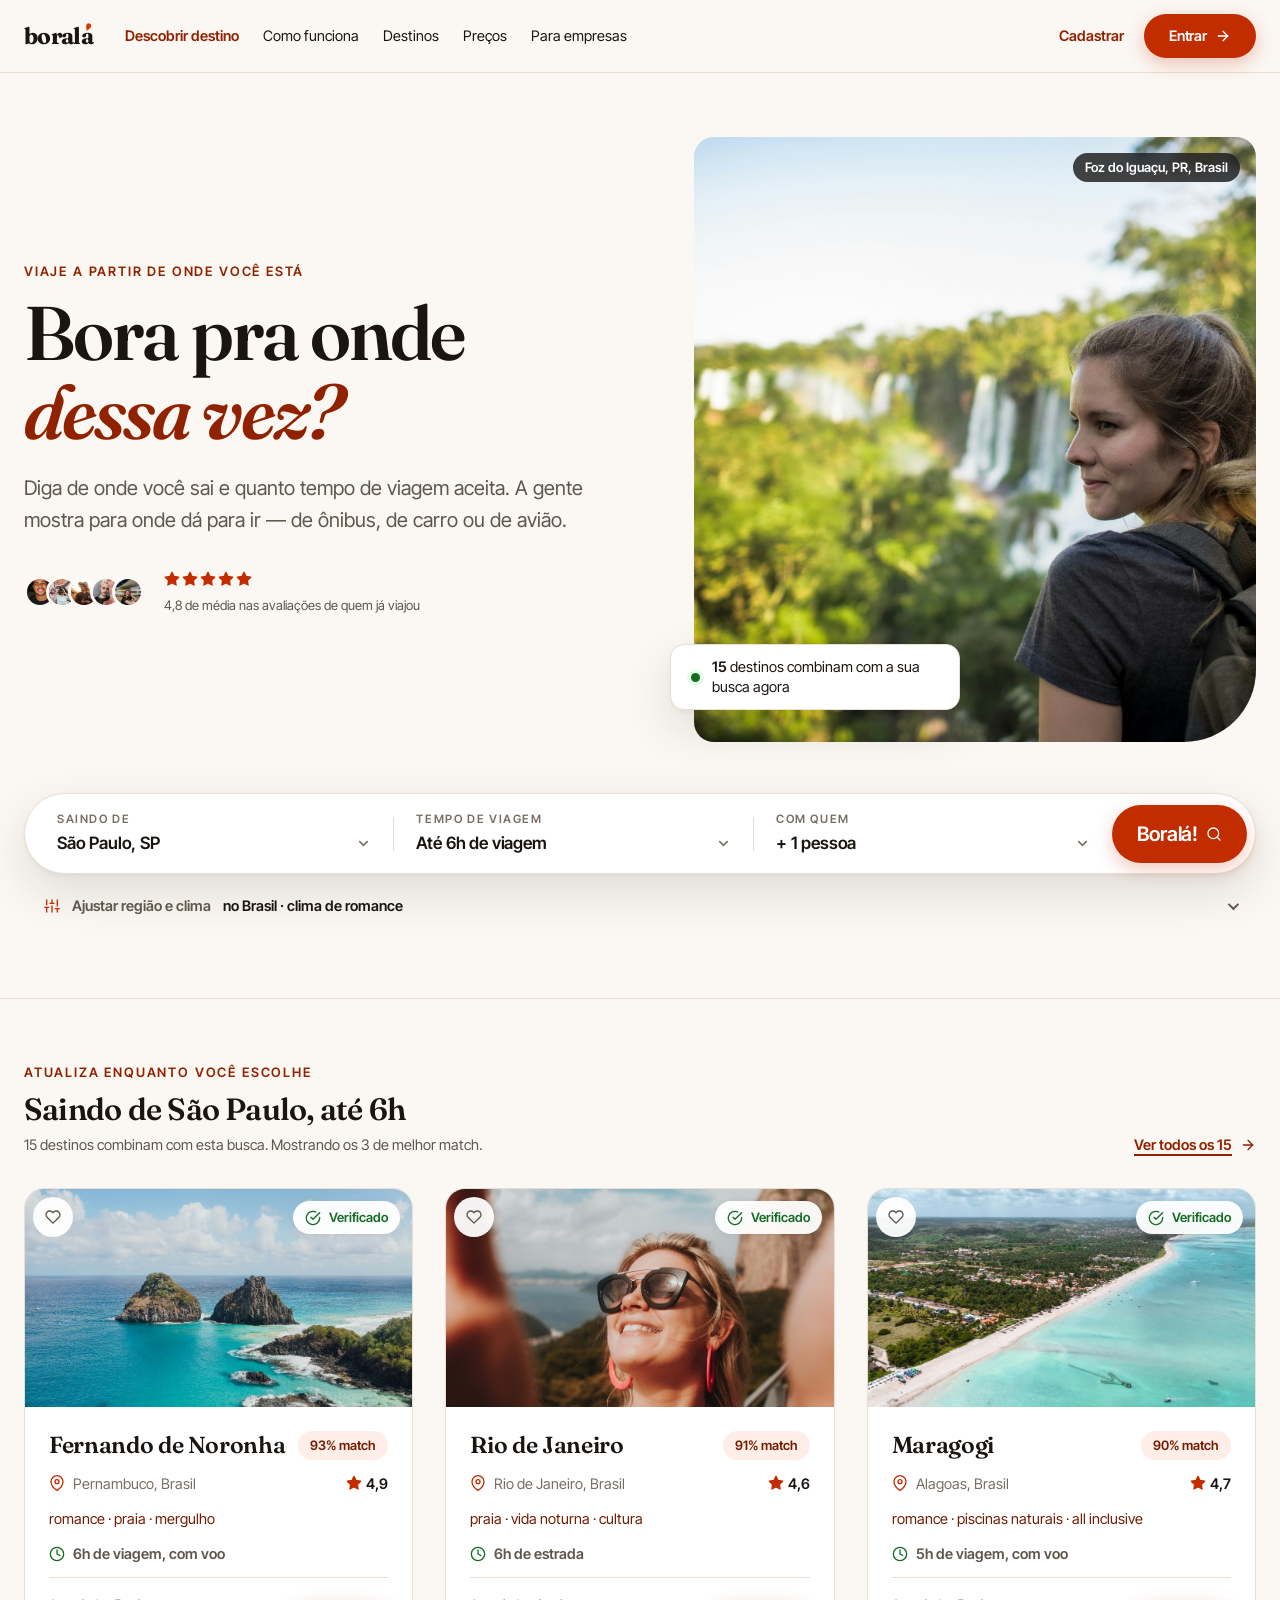
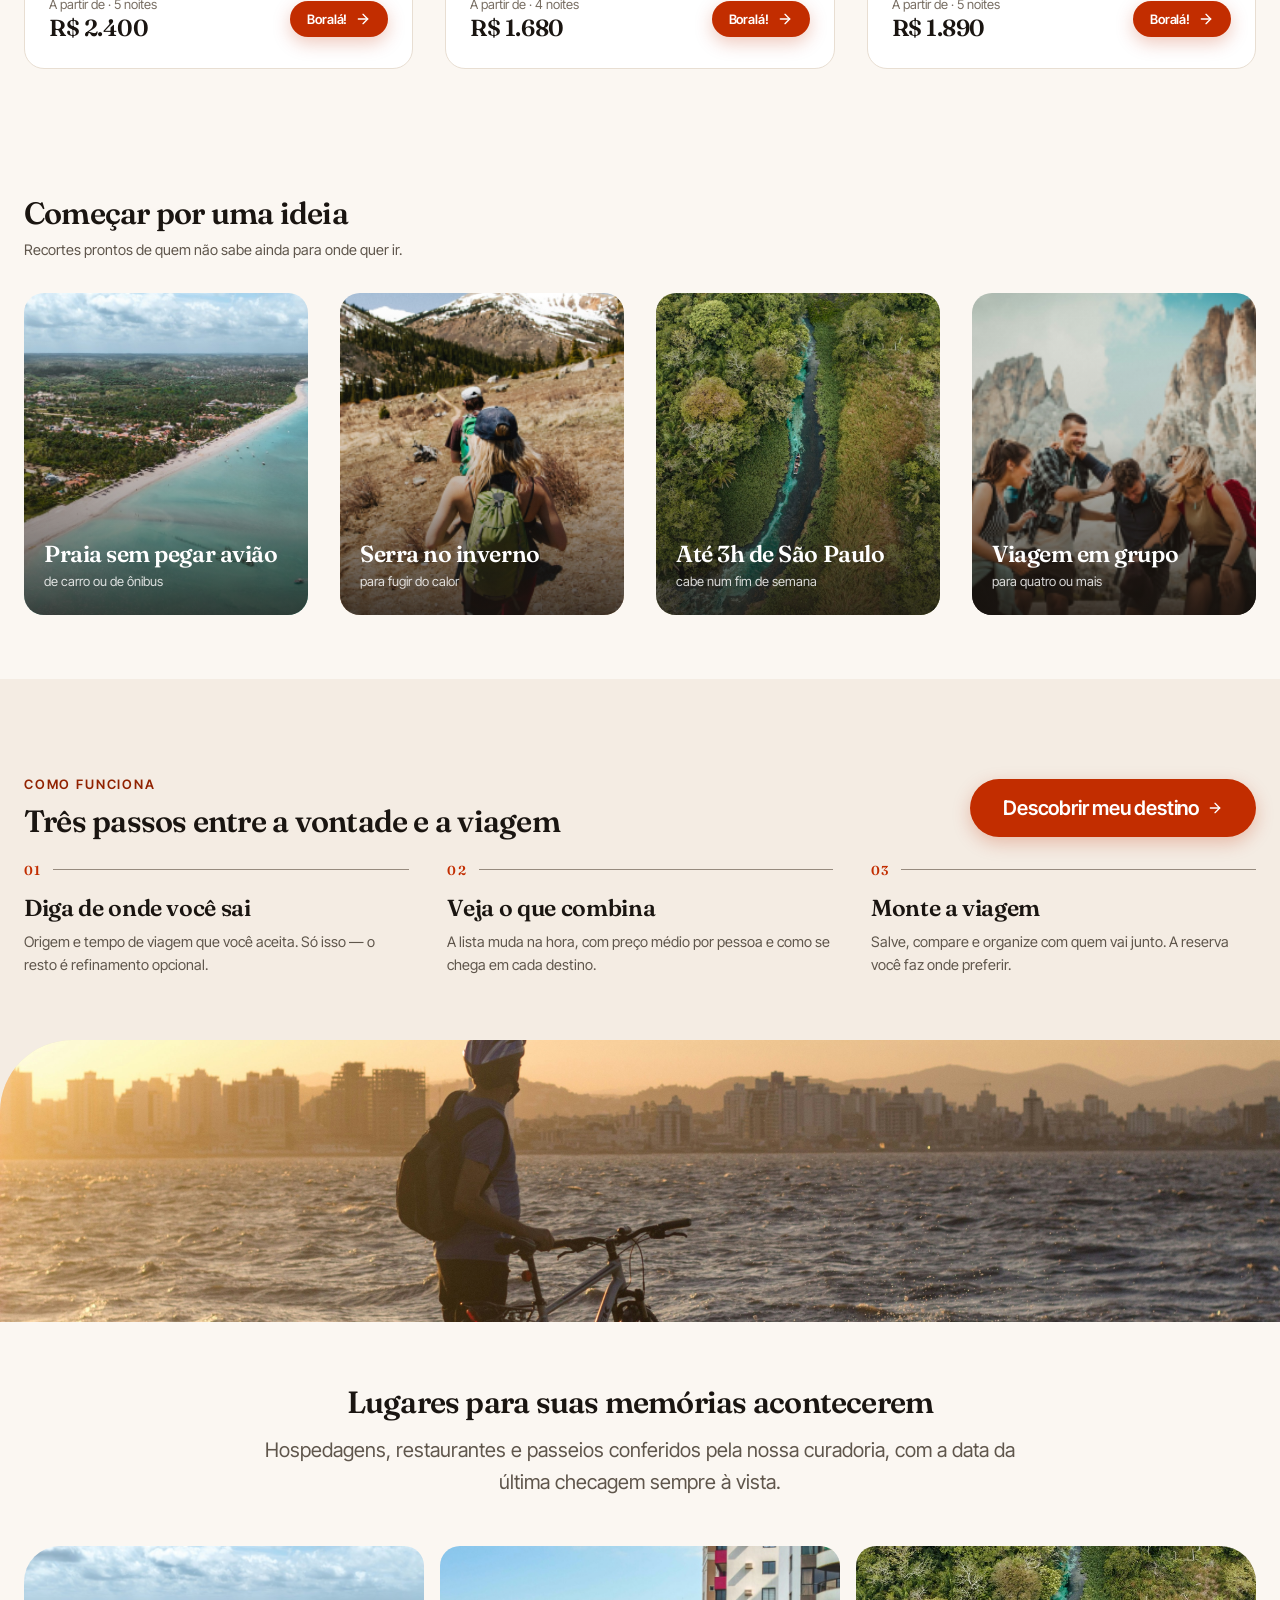
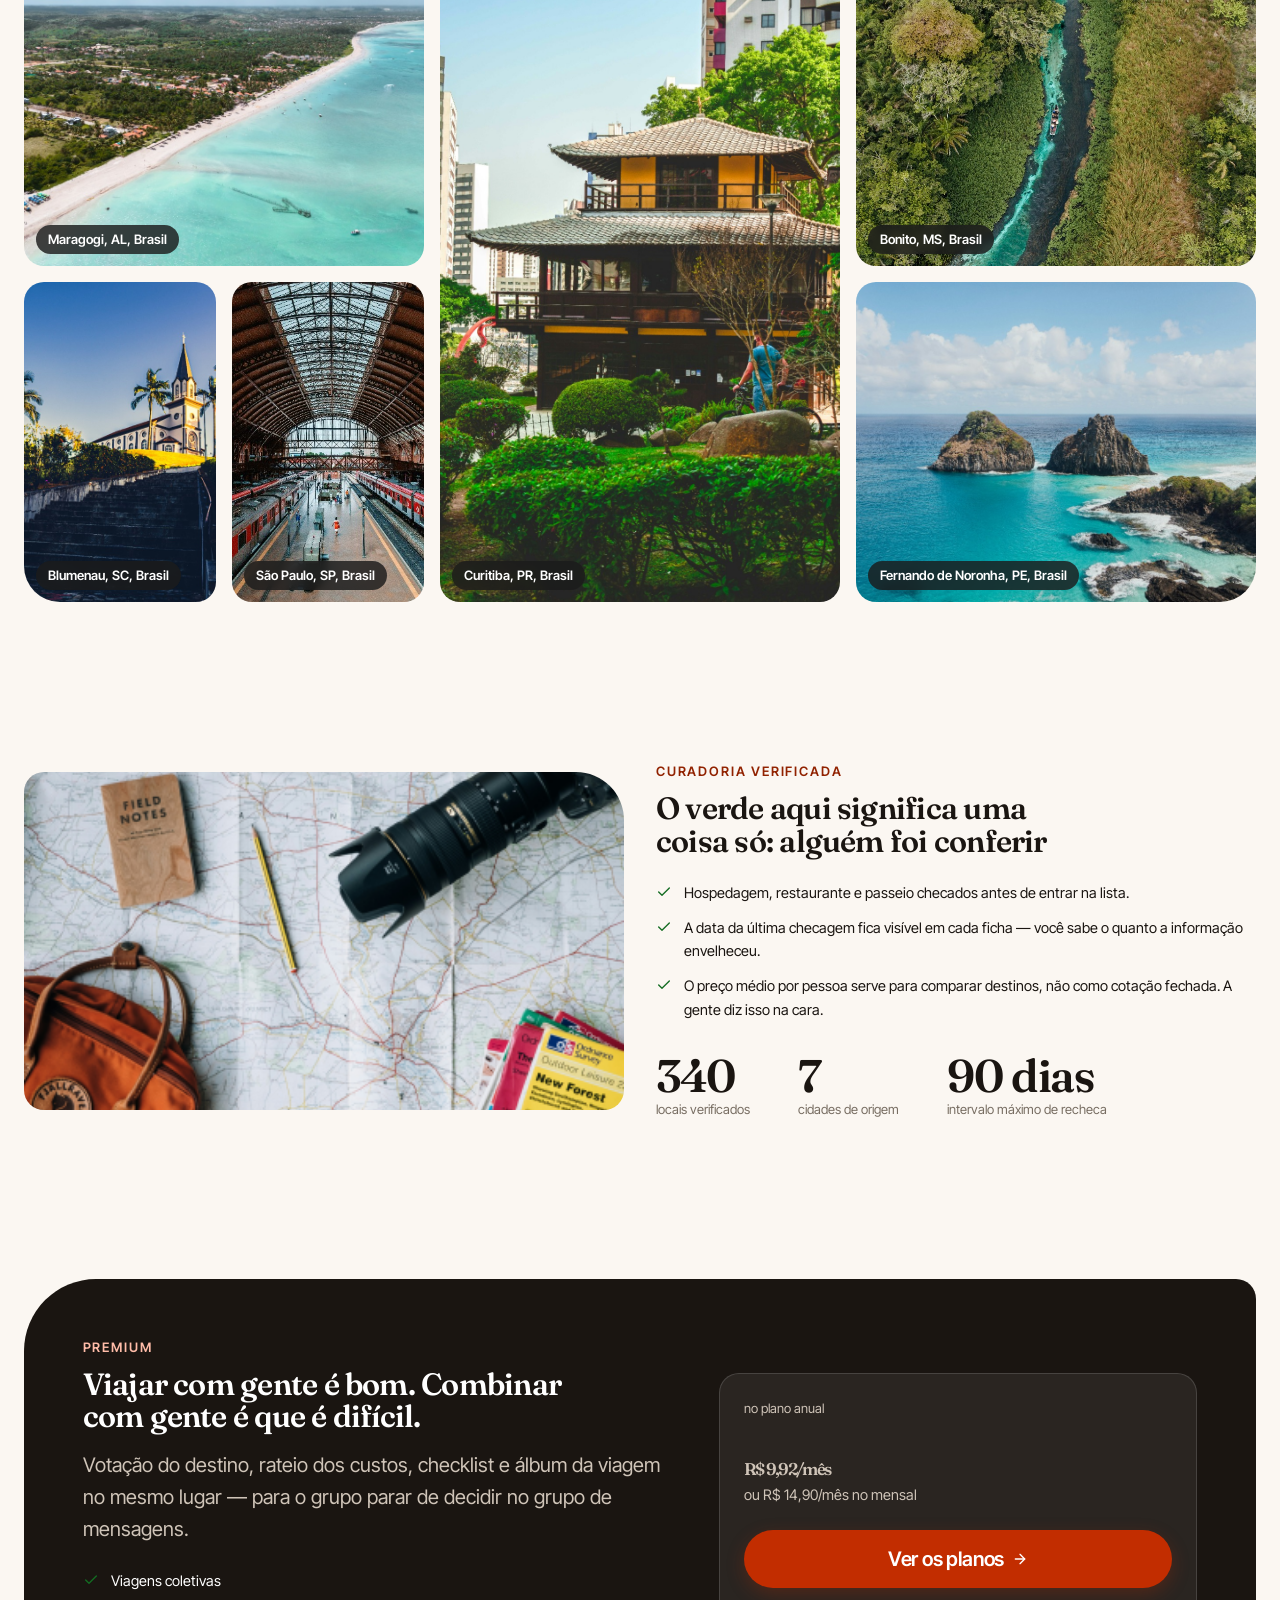
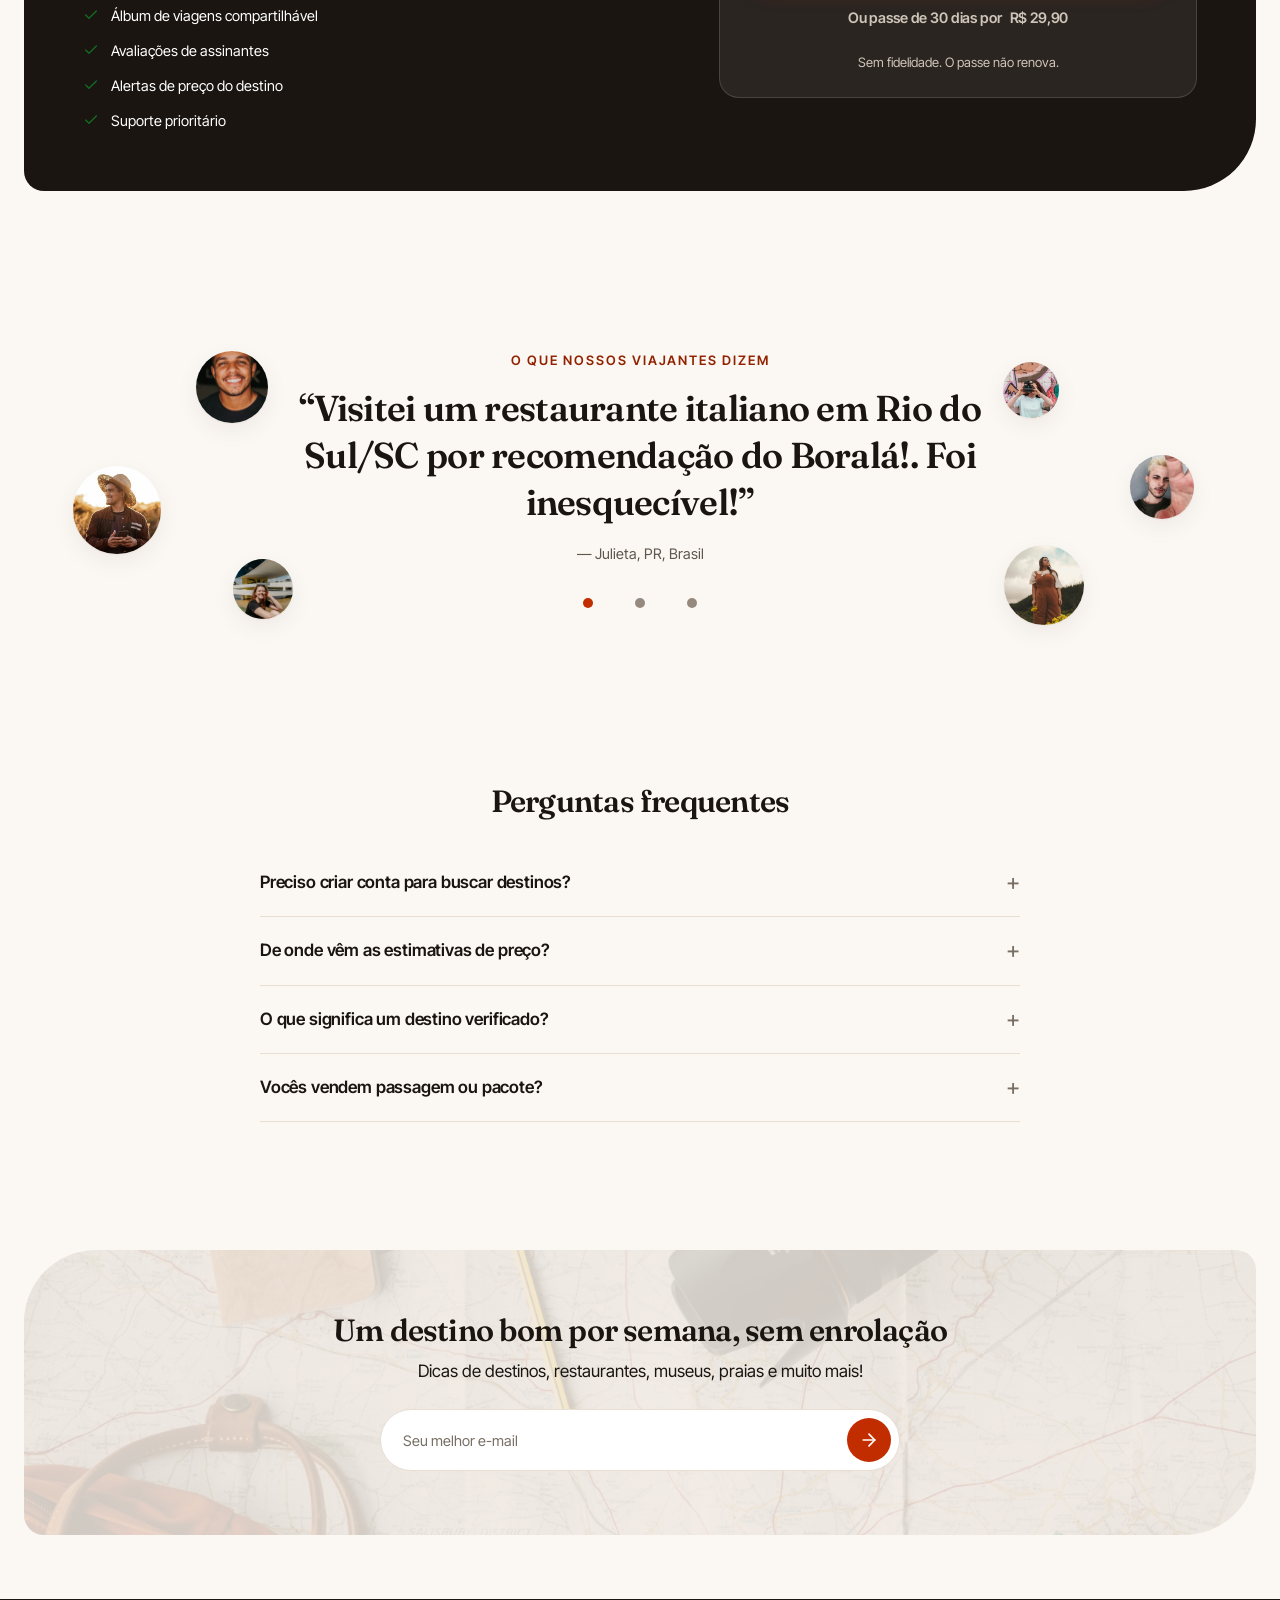
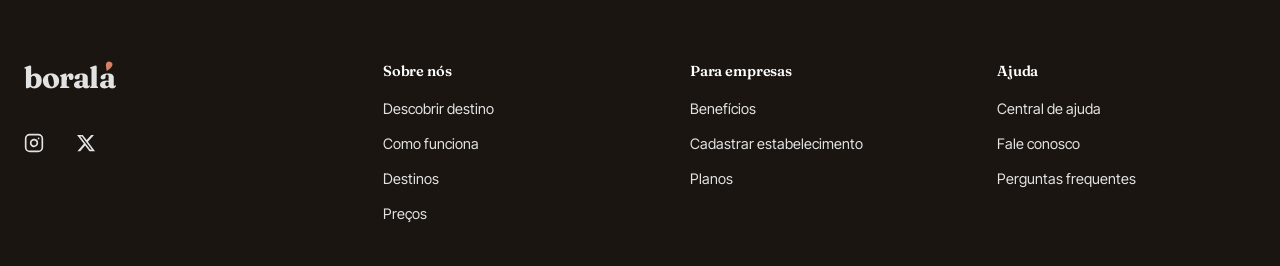
<file: index.html>
<!DOCTYPE html>
<html lang="pt-BR">
<head>
<meta charset="UTF-8">
<meta name="viewport" content="width=device-width, initial-scale=1">
<title>Boralá! — descubra seu próximo destino</title>
<meta name="description" content="Selecione os detalhes da próxima viagem dos seus sonhos e veja os destinos personalizados para você.">
<link rel="icon" href="assets/img/favicon.svg" type="image/svg+xml">
<link rel="preconnect" href="https://fonts.googleapis.com">
<link rel="preconnect" href="https://fonts.gstatic.com" crossorigin>
<link href="https://fonts.googleapis.com/css2?family=Fraunces:ital,opsz,wght@0,9..144,400..800;1,9..144,400..700&family=Inter+Tight:wght@400;500;600;700&display=swap" rel="stylesheet">
<link rel="stylesheet" href="assets/css/design-system.css">
<link rel="stylesheet" href="assets/css/app.css">
</head>
<body>
<a class="skip-link" href="#conteudo">Pular para o conteúdo</a>
<div data-header></div>

<main id="conteudo">

  <!-- ============== HERO ==============
       O quiz é o coração do produto e serve aos dois estados; só o texto
       em volta muda. Para quem já entrou não faz sentido explicar o que o
       site é — a pessoa já sabe, já tem conta.
       v3: o hero deixou de ser um bloco laranja com a foto apagada atrás.
       Fundo areia, título em Fraunces com a palavra da entonação em
       itálico, e a foto em cor cheia ao lado. -->
  <section class="hero" id="buscar">
    <!-- sem hero__bg aqui: a foto da composição já é a peça principal;
         a lavagem de fundo só brigaria com ela -->
    <div class="container hero__inner">
      <div class="hero__grid">
        <div>
          <div data-se="visitante">
            <span class="eyebrow">Viaje a partir de onde você está</span>
            <h1 class="display hero__title mt-3">Bora pra onde <em>dessa vez?</em></h1>
            <p class="hero__lead">
              Diga de onde você sai e quanto tempo de viagem aceita.
              A gente mostra para onde dá para ir — de ônibus, de carro ou de avião.
            </p>

            <!-- Prova social fica aqui, perto da promessa, e não numa
                 faixa de números solta no meio da página. -->
            <div class="hero__prova">
              <div class="avatar-stack">
                <img class="avatar avatar--sm" src="assets/img/p1.jpg" alt="">
                <img class="avatar avatar--sm" src="assets/img/p2.jpg" alt="">
                <img class="avatar avatar--sm" src="assets/img/p3.jpg" alt="">
                <img class="avatar avatar--sm" src="assets/img/p4.jpg" alt="">
                <img class="avatar avatar--sm" src="assets/img/p5.jpg" alt="">
              </div>
              <div>
                <span class="stars" aria-hidden="true">
                  <span data-icone="estrela" data-icone-classe="icon--sm"></span>
                  <span data-icone="estrela" data-icone-classe="icon--sm"></span>
                  <span data-icone="estrela" data-icone-classe="icon--sm"></span>
                  <span data-icone="estrela" data-icone-classe="icon--sm"></span>
                  <span data-icone="estrela" data-icone-classe="icon--sm"></span>
                </span>
                <p class="caption">4,8 de média nas avaliações de quem já viajou</p>
              </div>
            </div>
          </div>

          <div data-se="logado">
            <span class="eyebrow">Sua próxima viagem</span>
            <h1 class="display hero__title mt-3" id="saudacao">Para onde <em>agora?</em></h1>
            <p class="hero__lead" id="saudacao-sub"></p>
          </div>
        </div>

        <!-- as fotos se alternam, como no protótipo -->
        <figure class="hero__photo" id="hero-fotos">
          <figcaption class="tag tag--overlay" id="hero-legenda">Foz do Iguaçu, PR, Brasil</figcaption>

          <!-- A contagem viva sai da foto, não da barra de busca: pousada
               sobre a imagem e transbordando a borda, ela mostra que a
               página já está respondendo antes de qualquer clique. É o
               mesmo número do motor de busca dos resultados. -->
          <p class="hero__contagem" aria-live="polite">
            <span class="hero__contagem__pulso" aria-hidden="true"></span>
            <span><b id="contagem-viva">—</b> destinos combinam com a sua busca agora</span>
          </p>
        </figure>
      </div>

      <!-- A pergunta do produto virou barra segmentada: um campo por
           resposta, rótulo sempre visível. Antes era uma frase com
           caixas de seleção embutidas — charmosa, mas escondia onde
           clicar. Companhia subiu para o terceiro campo; região e clima
           continuam recolhidos, porque são refinamento. -->
      <form class="busca" id="quiz">
        <div class="searchbar">
          <label class="searchbar__campo">
            <span class="searchbar__rotulo">Saindo de</span>
            <select name="origem" aria-label="Cidade de origem"></select>
          </label>
          <span class="searchbar__div"></span>
          <label class="searchbar__campo">
            <span class="searchbar__rotulo">Tempo de viagem</span>
            <select name="tempo" aria-label="Tempo máximo de viagem"></select>
          </label>
          <span class="searchbar__div"></span>
          <label class="searchbar__campo">
            <span class="searchbar__rotulo">Com quem</span>
            <select name="pessoas" aria-label="Quantidade de pessoas"></select>
          </label>
          <button class="btn btn--lg" type="submit">
            <span id="quiz-cta">Boralá!</span>
            <span data-icone="busca" data-icone-classe="icon--sm"></span>
          </button>
        </div>

        <div class="busca__pe">
          <details class="quiz__mais">
            <summary>
              <span data-icone="filtros" data-icone-classe="icon--sm"></span>
              <span>Ajustar região e clima</span>
              <b class="quiz__resumo" id="quiz-resumo"></b>
            </summary>
            <!-- Mesma anatomia da barra de cima: um campo por resposta,
                 rótulo em caixa alta sempre visível, divisória entre os
                 campos. A frase com caixas embutidas saiu porque
                 obrigava a pessoa a aprender dois padrões de filtro na
                 mesma tela. -->
            <div class="searchbar searchbar--sub mt-4">
              <label class="searchbar__campo">
                <span class="searchbar__rotulo">Região</span>
                <select name="onde" aria-label="Região do destino"></select>
              </label>
              <span class="searchbar__div"></span>
              <label class="searchbar__campo">
                <span class="searchbar__rotulo">Clima da viagem</span>
                <select name="clima" aria-label="Clima da viagem"></select>
              </label>
            </div>
          </details>
        </div>
      </form>
    </div>
  </section>

  <!-- ============== SUGESTÕES AO VIVO ==============
       A home não espera o clique: ela já responde. Toda mudança no quiz
       recalcula estes cards com o mesmo motor de busca dos resultados
       (blFiltrarDestinos), o que mostra de imediato que a origem e o
       tempo de viagem mudam a recomendação de verdade — e dá para
       apresentar o produto sem sair da primeira tela.
       Vale para visitante e para quem entrou: muda só o texto de apoio. -->
  <section class="section section--sm" id="sugestoes">
    <div class="container">
      <div class="secao-topo">
        <div>
          <span class="eyebrow">Atualiza enquanto você escolhe</span>
          <h2 class="mt-3" id="sugestoes-titulo">Para onde dá para ir agora</h2>
          <p class="body-sm text-secondary mt-2" id="sugestoes-sub">Atualiza conforme você mexe na busca acima.</p>
        </div>
        <a class="link body-sm" id="sugestoes-link" href="resultados.html">
          Ver todos os destinos <span data-icone="seta" data-icone-classe="icon--sm"></span>
        </a>
      </div>
      <div class="grid grid--3" id="sugestoes-lista" aria-live="polite"></div>
    </div>
  </section>

  <!-- ============== COLEÇÕES ==============
       Porta de entrada para quem ainda não sabe o que procurar. O rótulo
       é uma ideia ("praia sem pegar avião"), não um filtro — e cada uma
       cai nos resultados já com a busca montada. -->
  <section class="section section--sm">
    <div class="container">
      <div class="secao-topo">
        <div>
          <h2>Começar por uma ideia</h2>
          <p class="body-sm text-secondary mt-2">Recortes prontos de quem não sabe ainda para onde quer ir.</p>
        </div>
      </div>
      <!-- auto-fit em vez de 4 colunas fixas: em tela média a coleção
           vira duas colunas em vez de uma faixa gigante -->
      <div class="grid grid--auto mt-8">
        <a class="coll" href="resultados.html?onde=brasil&amp;tipo=praia&amp;tempo=10">
          <img src="assets/img/maragogi.jpg" alt="" loading="lazy">
          <span class="coll__texto"><strong>Praia sem pegar avião</strong><span>de carro ou de ônibus</span></span>
        </a>
        <a class="coll" href="resultados.html?onde=brasil&amp;tipo=serra">
          <img src="assets/img/trilha-montanha.jpg" alt="" loading="lazy">
          <span class="coll__texto"><strong>Serra no inverno</strong><span>para fugir do calor</span></span>
        </a>
        <a class="coll" href="resultados.html?origem=saopaulo&amp;tempo=3">
          <img src="assets/img/bonito.jpg" alt="" loading="lazy">
          <span class="coll__texto"><strong>Até 3h de São Paulo</strong><span>cabe num fim de semana</span></span>
        </a>
        <a class="coll" href="resultados.html?pessoas=4">
          <img src="assets/img/grupo-trilha.jpg" alt="" loading="lazy">
          <span class="coll__texto"><strong>Viagem em grupo</strong><span>para quatro ou mais</span></span>
        </a>
      </div>
    </div>
  </section>

  <!-- ============== COMO FUNCIONA (só para visitante) ==============
       Página de divulgação: explica o serviço para quem ainda não entrou.
       v3: eram quatro cards em fileira, com o mesmo peso visual de um
       destino. Texto de apoio não disputa com o produto: virou três
       passos separados por fio e número. -->
  <section class="section section--subtle howto" id="como-funciona" data-se="visitante">
    <div class="container">
      <div class="secao-topo">
        <div>
          <span class="eyebrow">Como funciona</span>
          <h2 class="mt-3">Três passos entre a vontade e a viagem</h2>
        </div>
        <a class="btn btn--lg" href="#buscar">
          Descobrir meu destino
          <span data-icone="seta" data-icone-classe="icon--sm"></span>
        </a>
      </div>

      <div class="passos mt-12">
        <div>
          <h3>Diga de onde você sai</h3>
          <p class="body-sm text-secondary mt-2">Origem e tempo de viagem que você aceita. Só isso — o resto é refinamento opcional.</p>
        </div>
        <div>
          <h3>Veja o que combina</h3>
          <p class="body-sm text-secondary mt-2">A lista muda na hora, com preço médio por pessoa e como se chega em cada destino.</p>
        </div>
        <div>
          <h3>Monte a viagem</h3>
          <p class="body-sm text-secondary mt-2">Salve, compare e organize com quem vai junto. A reserva você faz onde preferir.</p>
        </div>
      </div>
    </div>

    <div class="howto-band" aria-hidden="true">
      <img src="assets/img/band.jpg" alt="">
    </div>
  </section>

  <!-- ============== PÁGINA DE DENTRO (só para quem entrou) ==============
       No lugar da divulgação entra o que é da pessoa: o que ela salvou,
       o que combina com ela, a viagem do grupo e o feed. -->
  <section class="section section--sm" data-se="logado">
    <div class="container">
      <!-- "Combinam com você" saiu daqui: as sugestões ao vivo do topo
           já respondem a mesma pergunta e respondem melhor, porque
           reagem ao que a pessoa acabou de escolher. -->
      <div id="area-salvos"></div>
    </div>
  </section>

  <section class="section section--sm" data-se="logado">
    <div class="container">
      <div class="grid grid--2" id="area-grupos" style="align-items: start"></div>
    </div>
  </section>

  <!-- convite discreto: quem já tem conta não precisa de página de vendas -->
  <section class="section section--sm" data-se="gratuito">
    <div class="container">
      <div class="card card--brand-subtle blob-tr upsell">
        <div class="upsell__copy">
          <span class="badge badge--premium"><span data-icone="medalha" data-icone-classe="icon--sm"></span> Premium</span>
          <h3>Vai viajar com outras pessoas?</h3>
          <p class="body-sm text-secondary">
            Votem no destino juntos, dividam os custos e acompanhem o checklist no mesmo lugar.
            Depois da viagem, monte o álbum e compartilhe com quem foi.
          </p>
        </div>
        <div class="upsell__cta">
          <span class="upsell__price"><span data-preco="anual" data-preco-campo="equivalente"></span><span>/mês</span></span>
          <a class="btn btn--lg" href="premium.html?origem=home">
            Ver o que muda
            <span data-icone="seta" data-icone-classe="icon--sm"></span>
          </a>
          <span class="caption text-secondary">no plano anual · ou passe de 30 dias por <span data-preco="passe"></span></span>
        </div>
      </div>
    </div>
  </section>

  <!-- ============== GALERIA ============== -->
  <section class="section section--sm">
    <div class="container">
      <div class="text-center" data-se="visitante">
        <h2>Lugares para suas memórias acontecerem</h2>
        <p class="lead mt-4 mx-auto">
          Hospedagens, restaurantes e passeios conferidos pela nossa curadoria,
          com a data da última checagem sempre à vista.
        </p>
      </div>

      <div class="secao-topo" data-se="logado">
        <div>
          <h2>Lugares para a próxima viagem</h2>
          <p class="body-sm text-secondary mt-2">Uma amostra do que a curadoria conferiu recentemente.</p>
        </div>
        <a class="link body-sm" href="resultados.html">Ver todos os destinos <span data-icone="seta" data-icone-classe="icon--sm"></span></a>
      </div>

      <div class="places mt-12" id="galeria"></div>
    </div>
  </section>

  <!-- ============== CURADORIA (só visitante) ==============
       A prova de confiança estava diluída no FAQ. Aqui ela ganha seção
       própria — e é o único lugar da home onde o verde aparece, porque
       é o único lugar onde ele significa alguma coisa. -->
  <section class="section" data-se="visitante" id="curadoria">
    <div class="container">
      <div class="grid grid--2" style="align-items: center">
        <div class="media media--organic">
          <img src="assets/img/mapa-camera.jpg" alt="Mapa, caderno de campo e câmera usados pela curadoria" loading="lazy">
        </div>
        <div>
          <span class="eyebrow">Curadoria verificada</span>
          <h2 class="mt-3">O verde aqui significa uma coisa só: alguém foi conferir</h2>
          <ul class="plan__list mt-6">
            <li><span data-icone="check" data-icone-classe="icon--sm"></span><span>Hospedagem, restaurante e passeio checados antes de entrar na lista.</span></li>
            <li><span data-icone="check" data-icone-classe="icon--sm"></span><span>A data da última checagem fica visível em cada ficha — você sabe o quanto a informação envelheceu.</span></li>
            <li><span data-icone="check" data-icone-classe="icon--sm"></span><span>O preço médio por pessoa serve para comparar destinos, não como cotação fechada. A gente diz isso na cara.</span></li>
          </ul>
          <div class="cluster gap-12 mt-8">
            <div class="stat"><span class="stat__value">340</span><span class="stat__label">locais verificados</span></div>
            <div class="stat"><span class="stat__value">7</span><span class="stat__label">cidades de origem</span></div>
            <div class="stat"><span class="stat__value">90 dias</span><span class="stat__label">intervalo máximo de recheca</span></div>
          </div>
        </div>
      </div>
    </div>
  </section>

  <!-- ============== PREMIUM (página de vendas, só visitante) ==============
       v3: era uma seção inteira de fundo salmão com dois cards dentro.
       Virou uma faixa escura única — contraste de superfície em vez de
       contraste de cor, e o laranja fica só no botão. -->
  <section class="section section--sm" data-se="visitante">
    <div class="container">
      <div class="card card--inverse premium-band">
        <div>
          <span class="eyebrow">Premium</span>
          <h2 class="mt-3">Viajar com gente é bom. Combinar com gente é que é difícil.</h2>
          <p class="lead mt-4">
            Votação do destino, rateio dos custos, checklist e álbum da viagem no mesmo
            lugar — para o grupo parar de decidir no grupo de mensagens.
          </p>
          <ul class="plan__list mt-6" id="beneficios-premium"></ul>
        </div>

        <div class="premium-band__preco">
          <p class="caption">no plano anual</p>
          <p class="plan__price mt-2"><span data-preco="anual" data-preco-campo="equivalente"></span><span>/mês</span></p>
          <p class="body-sm text-secondary mt-1">ou <span data-preco="mensal"></span>/mês no mensal</p>
          <a class="btn btn--lg btn--block mt-6" href="premium.html#planos">
            Ver os planos
            <span data-icone="seta" data-icone-classe="icon--sm"></span>
          </a>
          <a class="btn btn--ghost btn--block mt-2" href="premium.html">Ou passe de 30 dias por <span data-preco="passe"></span></a>
          <p class="caption text-center mt-3">Sem fidelidade. O passe não renova.</p>
        </div>
      </div>
    </div>
  </section>

  <!-- ============== ESTABELECIMENTO ==============
       Como no Airbnb, o mesmo viajante pode anunciar um local. Quem ainda
       não anuncia recebe o convite; quem já anuncia vê o atalho do painel. -->
  <section class="section section--sm" data-se="logado">
    <div class="container">
      <div class="card cta-local" data-se="sem-parceiro">
        <div>
          <span class="chip chip--outline"><span data-icone="loja" data-icone-classe="icon--sm"></span> Para o seu negócio</span>
          <h3 class="mt-4">Você tem um hotel, restaurante ou passeio?</h3>
          <p class="body-sm text-secondary mt-2 measure">
            Cadastre seu local na mesma conta que você usa para viajar e ele aparece
            para quem acabou de escolher o destino. Dá para administrar os dois lados
            trocando de modo no topo da página.
          </p>
          <a class="btn mt-6" href="parceiros.html#cadastro">
            Anunciar meu local
            <span data-icone="seta" data-icone-classe="icon--sm"></span>
          </a>
        </div>
        <img class="cta-local__foto" src="assets/img/vila-germanica.jpg" alt="Estabelecimento recebendo visitantes">
      </div>

      <div data-se="parceiro" id="area-meus-locais"></div>
    </div>
  </section>

  <!-- ============== DEPOIMENTOS (só visitante) ============== -->
  <section class="section" data-se="visitante">
    <div class="container">
      <div class="quote-wrap">
        <div class="quote-wrap__people" aria-hidden="true">
          <img src="assets/img/p1.jpg" alt="">
          <img src="assets/img/p2.jpg" alt="">
          <img src="assets/img/p3.jpg" alt="">
          <img src="assets/img/p4.jpg" alt="">
          <img src="assets/img/p5.jpg" alt="">
          <img src="assets/img/p6.jpg" alt="">
        </div>

        <figure class="quote">
          <figcaption class="eyebrow">O que nossos viajantes dizem</figcaption>
          <blockquote class="quote__text" data-quote-texto></blockquote>
          <p class="body-sm text-secondary" data-quote-autor></p>
          <div class="quote__dots" data-quote-dots role="tablist" aria-label="Escolher depoimento"></div>
        </figure>
      </div>
    </div>
  </section>

  <!-- ============== PERGUNTAS FREQUENTES (só visitante) ============== -->
  <section class="section section--sm" id="perguntas" data-se="visitante">
    <div class="container">
      <h2 class="text-center">Perguntas frequentes</h2>
      <div class="faq mt-8">
        <details>
          <summary>Preciso criar conta para buscar destinos?</summary>
          <p>Não. A busca e os resultados são abertos. A conta só é necessária para salvar destinos e usar as funcionalidades premium.</p>
        </details>
        <details>
          <summary>De onde vêm as estimativas de preço?</summary>
          <p>São valores médios por pessoa para o período de noites indicado, considerando hospedagem e passeios. Servem para comparar destinos, não como cotação fechada.</p>
        </details>
        <details>
          <summary>O que significa um destino verificado?</summary>
          <p>Nossa curadoria confere hospedagens, restaurantes e passeios antes de recomendar, e a data da última checagem fica visível na ficha do local.</p>
        </details>
        <details>
          <summary>Vocês vendem passagem ou pacote?</summary>
          <p>Não. O Boralá! ajuda na etapa anterior: decidir para onde ir. A reserva você faz onde preferir.</p>
        </details>
      </div>
    </div>
  </section>

  <!-- ============== NEWSLETTER (só visitante) ============== -->
  <section class="section section--sm" data-se="visitante">
    <div class="container">
      <div class="newsletter">
        <img class="newsletter__bg" src="assets/img/newsletter.jpg" alt="">
        <h2>Um destino bom por semana, sem enrolação</h2>
        <p class="mt-3">Dicas de destinos, restaurantes, museus, praias e muito mais!</p>
        <form class="newsletter__form" id="newsletter">
          <input type="email" required placeholder="Seu melhor e-mail" aria-label="Seu melhor e-mail">
          <button type="submit" aria-label="Inscrever na newsletter"><span data-icone="seta"></span></button>
        </form>
      </div>
    </div>
  </section>

</main>

<div data-footer></div>

<script src="assets/js/data.js"></script>
<script src="assets/js/app.js"></script>
<script>
(function () {
  /* iniciar() já remove os blocos que não são deste estado de conta,
     então daqui para baixo tudo que pode ter saído do DOM é testado. */
  BL.iniciar({ nav: "buscar", modo: "viajante" });

  const logado = BL.logado();
  const prefs = BL.estado().preferencias;

  /* ---------------- quiz ---------------- */
  const quiz = document.getElementById("quiz");
  const contagem = document.getElementById("contagem-viva");

  function preencher(nome, opcoes, padrao) {
    const select = quiz.querySelector('select[name="' + nome + '"]');
    select.innerHTML = opcoes.map(function (o) {
      return '<option value="' + o.v + '"' + (o.v === padrao ? " selected" : "") + ">" + o.label + "</option>";
    }).join("");
  }

  /* A home aceita os mesmos parâmetros de URL que os resultados, para
     que um link de demonstração já abra na busca certa. Ordem: o que
     veio na URL, depois a preferência salva, depois o padrão. */
  const url = BL.params();
  function padrao(nome, opcoes, cair) {
    const vindo = url[nome];
    const valido = vindo && opcoes.some(function (o) { return o.v === vindo; });
    preencher(nome, opcoes, valido ? vindo : cair);
  }

  padrao("pessoas", BL_OPCOES.pessoas, (prefs && prefs.companhia) || "1");
  padrao("onde", BL_OPCOES.onde, "brasil");
  padrao("clima", BL_OPCOES.clima, "romance");
  padrao("origem", BL_ORIGENS, "saopaulo");
  /* Começa em "até 6h" porque é o recorte que o produto defende e que
     agora tem catálogo para sustentar — nas sete origens há destino a
     até 3h. "Tanto faz" continua na lista para quem quer avião. */
  padrao("tempo", BL_TEMPOS, "6");

  function buscaAtual() {
    const d = new FormData(quiz);
    return {
      pessoas: d.get("pessoas"), onde: d.get("onde"), clima: d.get("clima"),
      origem: d.get("origem"), tempo: d.get("tempo")
    };
  }

  function rotulo(lista, valor) {
    const achou = lista.filter(function (o) { return o.v === valor; })[0];
    return achou ? achou.label : valor;
  }

  /* ---------------- sugestões ao vivo ----------------
     Mesma função que os resultados usam, mesmo contrato: o que aparece
     aqui é o que vai aparecer depois do clique, sem segunda regra. */
  const elSug = document.getElementById("sugestoes-lista");
  const elSugTitulo = document.getElementById("sugestoes-titulo");
  const elSugSub = document.getElementById("sugestoes-sub");
  const elSugLink = document.getElementById("sugestoes-link");
  const elResumo = document.getElementById("quiz-resumo");
  const elCta = document.getElementById("quiz-cta");
  const QUANTAS = 3;

  function atualizar() {
    const busca = buscaAtual();
    const lista = blFiltrarDestinos(busca, {});
    const origem = rotulo(BL_ORIGENS, busca.origem);
    const tempo = BL_TEMPOS.filter(function (t) { return t.v === busca.tempo; })[0];

    contagem.textContent = lista.length;
    if (elCta) elCta.textContent = lista.length ? "Boralá!" : "Ajustar a busca";

    /* o resumo no fecho do bloco recolhido evita a pessoa abrir só para
       conferir o que está selecionado lá dentro */
    if (elResumo) {
      /* companhia subiu para a barra de busca; aqui fica só o que
         está recolhido dentro do próprio bloco */
      elResumo.textContent = rotulo(BL_OPCOES.onde, busca.onde) +
        " · clima de " + rotulo(BL_OPCOES.clima, busca.clima);
    }

    if (!elSug) return;

    const query = new URLSearchParams(busca).toString();
    elSugLink.href = "resultados.html?" + query;
    elSugTitulo.textContent = "Saindo de " + origem.split(",")[0] +
      (tempo && tempo.max !== Infinity ? ", " + tempo.curto : "");

    if (!lista.length) {
      /* O estado vazio é honesto e acionável: diz quantos destinos
         voltariam sem o limite de tempo e tira o limite num clique. */
      const semTempo = blFiltrarDestinos(Object.assign({}, busca, { tempo: "tudo" }), {}).length;
      elSugSub.textContent = "Nenhum destino do catálogo cabe neste limite de tempo.";
      elSugLink.textContent = "";
      elSug.innerHTML =
        '<div class="empty" style="grid-column: 1 / -1">' +
          '<span class="icon-tile">' + BL.icone("relogio", "icon--lg") + "</span>" +
          "<h3>Nada a " + (tempo ? tempo.curto : "esta distância") + " de " + origem.split(",")[0] + "</h3>" +
          '<p class="text-secondary measure">Sem o limite de tempo, ' + semTempo +
            (semTempo === 1 ? " destino aparece" : " destinos aparecem") + " nesta busca.</p>" +
          '<button class="btn" type="button" id="sugestoes-soltar">Aceitar qualquer distância</button>' +
        "</div>";
      const soltar = document.getElementById("sugestoes-soltar");
      if (soltar) soltar.addEventListener("click", function () {
        quiz.querySelector('select[name="tempo"]').value = "tudo";
        atualizar();
      });
      return;
    }

    elSugSub.textContent = lista.length + (lista.length === 1 ? " destino combina" : " destinos combinam") +
      " com esta busca. Mostrando os " + Math.min(QUANTAS, lista.length) + " de melhor match." +
      (prefs ? " Suas preferências salvas já entram na conta." : "");
    elSugLink.innerHTML = "Ver todos os " + lista.length + " " + BL.icone("seta", "icon--sm");

    elSug.innerHTML = lista.slice(0, QUANTAS).map(function (d) {
      return BL.cardDestino(d, { origem: busca.origem });
    }).join("");
    BL.ligarSalvar(elSug);
  }

  quiz.addEventListener("change", atualizar);
  atualizar();

  quiz.addEventListener("submit", function (e) {
    e.preventDefault();
    location.href = "resultados.html?" + new URLSearchParams(buscaAtual()).toString();
  });

  /* ---------------- saudação ---------------- */
  const elSaudacao = document.getElementById("saudacao");
  if (elSaudacao && logado) {
    const u = BL.estado().usuario;
    elSaudacao.textContent = "Olá, " + u.nome.split(" ")[0] + ". Para onde agora?";
    document.getElementById("saudacao-sub").textContent = prefs
      ? "A busca já começa pelas suas preferências salvas. Mude o que quiser e veja os destinos."
      : "Monte a busca abaixo ou continue de onde você parou.";
  }

  /* ---------------- fotos do hero ---------------- */
  const FOTOS = [
    { src: "assets/img/foz.jpg", legenda: "Foz do Iguaçu, PR, Brasil" },
    { src: "assets/img/paris.jpg", legenda: "Paris, França" },
    { src: "assets/img/rio.jpg", legenda: "Rio de Janeiro, RJ, Brasil" },
    { src: "assets/img/banff.jpg", legenda: "Banff, AB, Canadá" },
    { src: "assets/img/blumenau-centro.jpg", legenda: "Blumenau, SC, Brasil" },
    { src: "assets/img/buenavista.jpg", legenda: "Buena Vista, VA, Estados Unidos" }
  ];
  const palco = document.getElementById("hero-fotos");
  const legenda = document.getElementById("hero-legenda");

  FOTOS.forEach(function (f, i) {
    const img = BL.el('<img src="' + f.src + '" alt="' + f.legenda + '" class="' + (i === 0 ? "is-on" : "") + '">');
    palco.insertBefore(img, legenda);
  });

  const semMovimento = window.matchMedia("(prefers-reduced-motion: reduce)").matches;
  if (!semMovimento) {
    let atual = 0;
    const fotos = BL.$$("#hero-fotos img");
    setInterval(function () {
      fotos[atual].classList.remove("is-on");
      atual = (atual + 1) % fotos.length;
      fotos[atual].classList.add("is-on");
      legenda.textContent = FOTOS[atual].legenda;
    }, 4500);
  }

  /* ---------------- salvos ---------------- */
  const areaSalvos = document.getElementById("area-salvos");
  if (areaSalvos) {
    const ids = BL.estado().salvos;

    if (!ids.length) {
      areaSalvos.innerHTML =
        '<div class="card card--flat cta-local">' +
          "<div><h2>Comece guardando o que te interessa</h2>" +
          '<p class="body-sm text-secondary mt-2 measure">Toque no coração de qualquer destino e ele fica aqui, esperando a decisão. Dá para comparar preço, época e o que a curadoria conferiu.</p>' +
          '<a class="btn mt-6" href="resultados.html">Boralá! ' + BL.icone("seta", "icon--sm") + "</a></div>" +
          '<img class="cta-local__foto" src="assets/img/planejamento.jpg" alt="">' +
        "</div>";
    } else {
      const lista = ids.slice(0, 3).map(function (id) {
        const d = blBuscarDestino(id);
        if (!d) return "";
        const copia = Object.assign({}, d, { match: blCalcularMatch(d, {}) });
        return BL.cardDestino(copia);
      }).join("");

      areaSalvos.innerHTML =
        '<div class="secao-topo"><div>' +
          "<h2>Continue de onde parou</h2>" +
          '<p class="body-sm text-secondary mt-2">' + ids.length +
            (ids.length === 1 ? " destino salvo" : " destinos salvos") + " na sua lista.</p>" +
        "</div>" +
        '<a class="link body-sm strong" href="conta.html#salvos">Ver todos ' + BL.icone("seta", "icon--sm") + "</a></div>" +
        '<div class="grid grid--3">' + lista + "</div>";
      BL.ligarSalvar(areaSalvos);
    }
  }

  /* ---------------- viagem do grupo + feed ---------------- */
  const areaGrupos = document.getElementById("area-grupos");
  if (areaGrupos) {
    const viagem = (typeof BL_VIAGENS !== "undefined" && BL_VIAGENS.length) ? BL_VIAGENS[0] : BL_VIAGEM;
    const votados = (viagem.candidatos || []).map(function (c) {
      const d = blBuscarDestino(c.destinoId);
      return { nome: d ? d.nome : c.destinoId, votos: c.votos };
    }).sort(function (a, b) { return b.votos - a.votos; });
    const totalVotos = votados.reduce(function (s, c) { return s + c.votos; }, 0) || 1;

    const cardViagem =
      '<div class="card blob-tl">' +
        '<div class="secao-topo"><div>' +
          "<h3>Viagem do grupo</h3>" +
          '<p class="body-sm text-secondary mt-2">' + viagem.nome + " · " + viagem.periodo + "</p>" +
        "</div>" +
        '<div class="avatar-stack">' + (viagem.membros || []).slice(0, 4).map(function (m) {
          return '<img class="avatar avatar--sm" src="' + m.avatar + '" alt="' + m.nome + '">';
        }).join("") + "</div></div>" +
        '<div class="stack gap-4 mt-6">' + votados.map(function (v) {
          const pct = Math.round((v.votos / totalVotos) * 100);
          return "<div><div class=\"cluster between\"><span class=\"body-sm\">" + v.nome + "</span>" +
            '<strong class="body-sm">' + v.votos + (v.votos === 1 ? " voto" : " votos") + "</strong></div>" +
            '<div class="meter"><span class="meter__fill" style="width:' + pct + '%"></span></div></div>';
        }).join("") + "</div>" +
        '<a class="btn btn--outline mt-8" href="viagens.html">Abrir viagens coletivas ' + BL.icone("seta", "icon--sm") + "</a>" +
      "</div>";

    const posts = BL_FEED.slice(0, 2).map(function (post) {
      return '<a class="vcard" href="album.html">' +
        '<img class="vcard__thumb" src="' + post.foto + '" alt="">' +
        '<div class="vcard__body">' +
          '<strong class="body-sm">' + post.autor + "</strong>" +
          '<span class="caption text-secondary">' + post.destino + "</span>" +
          '<span class="body-sm text-secondary">' + post.texto.slice(0, 90) + "…</span>" +
        "</div>" +
        '<span class="vcard__seta">' + BL.icone("seta", "icon--sm") + "</span>" +
      "</a>";
    }).join("");

    const cardFeed =
      '<div class="card">' +
        '<div class="secao-topo"><div>' +
          "<h3>Do feed dos viajantes</h3>" +
          '<p class="body-sm text-secondary mt-2">Relatos de quem voltou de viagem esta semana.</p>' +
        "</div></div>" +
        '<div class="stack gap-4 mt-6">' + posts + "</div>" +
        '<a class="btn btn--outline mt-8" href="album.html">Ver o feed e meus álbuns ' + BL.icone("seta", "icon--sm") + "</a>" +
      "</div>";

    areaGrupos.innerHTML = cardViagem + cardFeed;
  }

  /* ---------------- meus locais (papel de estabelecimento) ---------------- */
  const areaLocais = document.getElementById("area-meus-locais");
  if (areaLocais) {
    const meus = BL.locais();
    areaLocais.innerHTML =
      '<div class="secao-topo"><div>' +
        "<h2>Seus locais no Boralá!</h2>" +
        '<p class="body-sm text-secondary mt-2">Você administra ' + meus.length +
          (meus.length === 1 ? " estabelecimento" : " estabelecimentos") + " nesta mesma conta.</p>" +
      "</div>" +
      '<button class="btn" type="button" data-ir-painel>Abrir painel do estabelecimento ' + BL.icone("seta", "icon--sm") + "</button></div>" +
      '<div class="stack gap-3">' + meus.map(function (l) {
        return '<div class="localrow">' +
          '<span class="localrow__tile">' + BL.icone("loja") + "</span>" +
          '<span class="localrow__id"><strong class="body-sm">' + l.nome + "</strong>" +
            '<span class="caption text-secondary">' + l.categoria + " · " + l.cidade + "</span></span>" +
          (l.status === "ativo"
            ? '<span class="badge">' + BL.icone("check-circulo", "icon--sm") + "No ar</span>"
            : '<span class="badge" style="color: var(--text-secondary)">' + BL.icone("pino", "icon--sm") + "Em curadoria</span>") +
        "</div>";
      }).join("") + "</div>";

    const irPainel = BL.$("[data-ir-painel]", areaLocais);
    if (irPainel) {
      irPainel.addEventListener("click", function () {
        BL.definirModo("estabelecimento");
        location.href = "parceiros-painel.html";
      });
    }
  }

  /* ---------------- galeria ---------------- */
  /* a ordem define o mosaico: Curitiba é o tile alto do meio */
  const galeria = document.getElementById("galeria");
  ["maragogi", "curitiba", "bonito", "blumenau", "saopaulo", "noronha"].forEach(function (id) {
    const d = blBuscarDestino(id);
    galeria.insertAdjacentHTML("beforeend",
      '<a class="places__item" href="destino.html?id=' + d.id + '">' +
        '<img src="' + d.img + '" alt="' + d.nome + ", " + d.uf + '" loading="lazy">' +
        '<span class="tag tag--overlay">' + d.nome + ", " + d.sigla + ", " + d.pais + "</span>" +
      "</a>");
  });

  /* ---------------- benefícios premium (bloco de visitante) ---------------- */
  const listaBeneficios = document.getElementById("beneficios-premium");
  if (listaBeneficios) {
    /* Sai de BL_FUNCIONALIDADES para a home nunca mais prometer como
       premium algo que mudou de lado. */
    listaBeneficios.innerHTML = blFuncionalidades("premium").map(function (f) {
      return f.titulo;
    }).map(function (b) {
      return "<li>" + BL.icone("check", "icon--sm") + "<span>" + b + "</span></li>";
    }).join("");
  }

  /* ---------------- depoimentos (bloco de visitante) ---------------- */
  const elTexto = document.querySelector("[data-quote-texto]");
  if (elTexto) {
    const DEPOIMENTOS = [
      { texto: "“Visitei um restaurante italiano em Rio do Sul/SC por recomendação do Boralá!. Foi inesquecível!”", autor: "— Julieta, PR, Brasil" },
      { texto: "“Passei a noite num hotel verificado pelo Boralá!. Só satisfação!!! Café da manhã maravilhoso!”", autor: "— Cacau, SC, Brasil" },
      { texto: "“Fomos num hotel beira-mar, era aconchegante. Depois fomos a um museu e restaurante próximos. Perfeito!”", autor: "— Gregório, BA, Brasil" }
    ];
    const elAutor = document.querySelector("[data-quote-autor]");
    const elDots = document.querySelector("[data-quote-dots]");
    let indice = 0;
    let timer = null;

    function mostrar(i) {
      indice = i;
      elTexto.textContent = DEPOIMENTOS[i].texto;
      elAutor.textContent = DEPOIMENTOS[i].autor;
      Array.prototype.forEach.call(elDots.children, function (d, idx) {
        d.setAttribute("aria-current", idx === i);
      });
    }

    function parar() { if (timer) { clearInterval(timer); timer = null; } }

    DEPOIMENTOS.forEach(function (_, i) {
      const b = BL.el('<button class="quote__dot" type="button" aria-label="Depoimento ' + (i + 1) + ' de ' + DEPOIMENTOS.length + '"></button>');
      b.addEventListener("click", function () { mostrar(i); parar(); });
      elDots.appendChild(b);
    });
    mostrar(0);

    /* a rotação pausa ao interagir e não roda para quem pediu menos movimento */
    if (!semMovimento) {
      timer = setInterval(function () { mostrar((indice + 1) % DEPOIMENTOS.length); }, 7000);
      elDots.addEventListener("mouseenter", parar);
      elDots.addEventListener("focusin", parar);
    }
  }

  /* ---------------- newsletter (bloco de visitante) ---------------- */
  const formNews = document.getElementById("newsletter");
  if (formNews) {
    formNews.addEventListener("submit", function (e) {
      e.preventDefault();
      e.target.reset();
      BL.toast("Pronto! Você vai receber nossas dicas por e-mail.", "sucesso");
    });
  }
})();
</script>
</body>
</html>
</file>
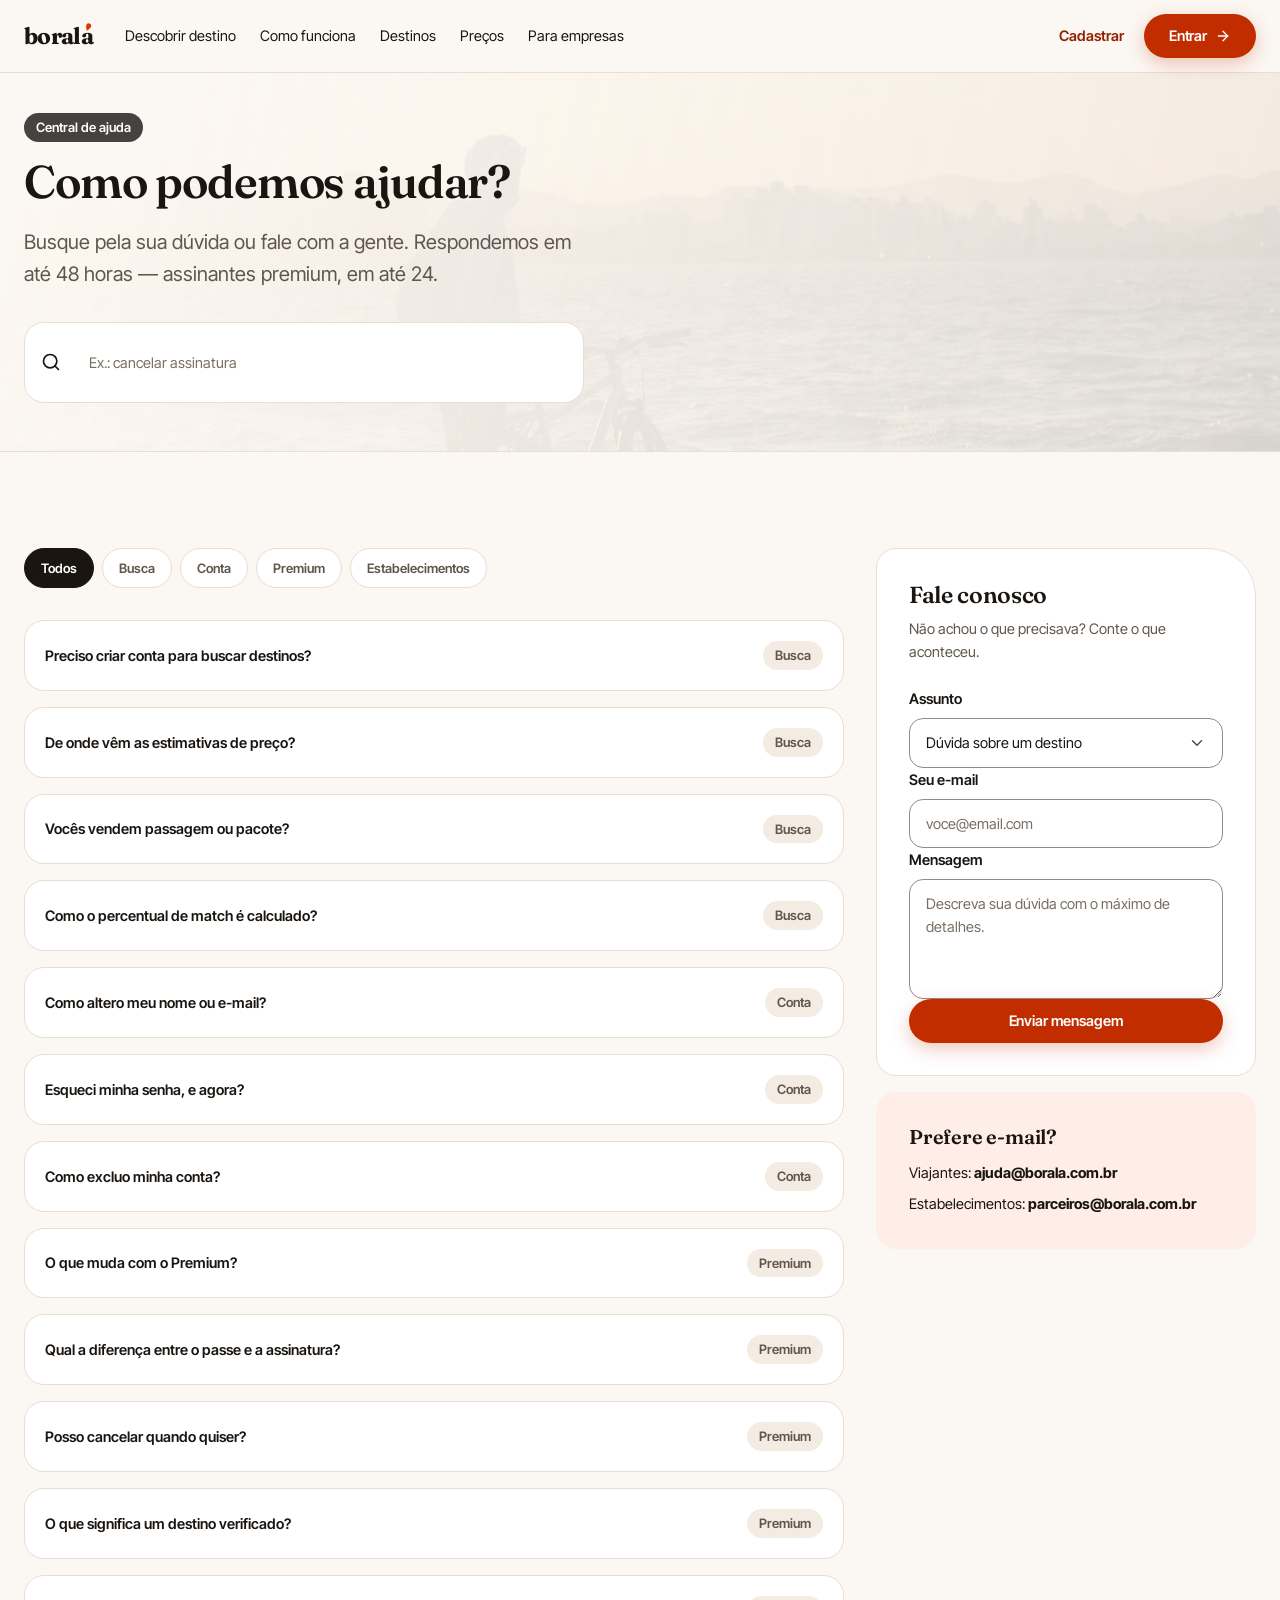
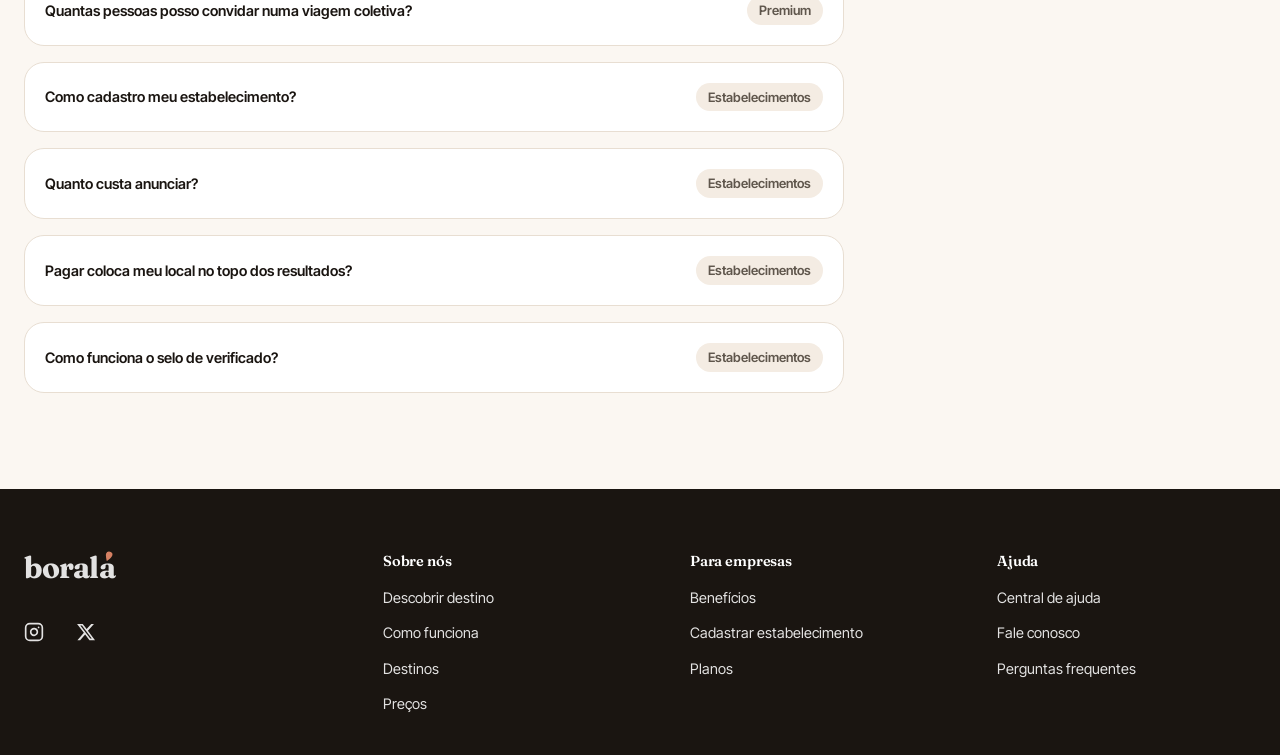
<file: ajuda.html>
<!DOCTYPE html>
<html lang="pt-BR">
<head>
<meta charset="UTF-8">
<meta name="viewport" content="width=device-width, initial-scale=1">
<title>Central de ajuda — Boralá!</title>
<meta name="description" content="Dúvidas frequentes sobre busca de destinos, conta, assinatura premium e cadastro de estabelecimentos.">
<link rel="icon" href="assets/img/favicon.svg" type="image/svg+xml">
<link rel="preconnect" href="https://fonts.googleapis.com">
<link rel="preconnect" href="https://fonts.gstatic.com" crossorigin>
<link href="https://fonts.googleapis.com/css2?family=Fraunces:ital,opsz,wght@0,9..144,400..800;1,9..144,400..700&family=Inter+Tight:wght@400;500;600;700&display=swap" rel="stylesheet">
<link rel="stylesheet" href="assets/css/design-system.css">
<link rel="stylesheet" href="assets/css/app.css">
</head>
<body>
<a class="skip-link" href="#conteudo">Pular para o conteúdo</a>
<div data-header></div>

<main id="conteudo">
  <section class="hero hero--sm">
    <img class="hero__bg" src="assets/img/band.jpg" alt="">
    <div class="container hero__inner">
      <span class="tag tag--overlay">Central de ajuda</span>
      <h1 class="mt-4">Como podemos ajudar?</h1>
      <p class="hero__lead">Busque pela sua dúvida ou fale com a gente. Respondemos em até 48 horas — assinantes premium, em até 24.</p>

      <div class="card on-light mt-8" style="max-width: 560px; padding: var(--space-4)">
        <label class="visually-hidden" for="busca-ajuda">Buscar na ajuda</label>
        <div class="cluster gap-3">
          <span data-icone="busca" style="color: var(--c-brand-600)"></span>
          <input class="input" id="busca-ajuda" type="search" placeholder="Ex.: cancelar assinatura" style="border: none; flex: 1; min-height: 40px">
        </div>
      </div>
    </div>
  </section>

  <section class="section">
    <div class="container">
      <div class="grid grid--aside">
        <div>
          <div class="cluster gap-2" id="filtros-ajuda" role="group" aria-label="Filtrar por assunto"></div>

          <div class="stack gap-4 mt-8" id="lista-ajuda"></div>

          <div class="empty hidden" id="vazio-ajuda">
            <span class="icon-tile"><span data-icone="busca" data-icone-classe="icon--lg"></span></span>
            <h3>Nenhuma resposta para essa busca</h3>
            <p class="body-sm text-secondary measure">Tente outras palavras ou fale com a gente pelo formulário ao lado.</p>
          </div>
        </div>

        <aside class="stack gap-4 sticky-col">
          <div class="card blob-tr" id="contato">
            <h3 class="title-lg">Fale conosco</h3>
            <p class="body-sm text-secondary mt-2">Não achou o que precisava? Conte o que aconteceu.</p>

            <form class="stack gap-5 mt-6" id="form-contato">
              <div class="field">
                <label class="field__label" for="contato-assunto">Assunto</label>
                <select class="select" id="contato-assunto">
                  <option>Dúvida sobre um destino</option>
                  <option>Minha conta</option>
                  <option>Assinatura premium</option>
                  <option>Cadastro de estabelecimento</option>
                  <option>Outro assunto</option>
                </select>
              </div>
              <div class="field">
                <label class="field__label" for="contato-email">Seu e-mail</label>
                <input class="input" id="contato-email" type="email" required placeholder="voce@email.com">
              </div>
              <div class="field">
                <label class="field__label" for="contato-msg">Mensagem</label>
                <textarea class="textarea" id="contato-msg" required placeholder="Descreva sua dúvida com o máximo de detalhes."></textarea>
              </div>
              <button class="btn btn--block" type="submit">Enviar mensagem</button>
            </form>
          </div>

          <div class="card card--brand-subtle">
            <h4>Prefere e-mail?</h4>
            <p class="body-sm mt-3">Viajantes: <strong>ajuda@borala.com.br</strong></p>
            <p class="body-sm mt-2">Estabelecimentos: <strong>parceiros@borala.com.br</strong></p>
          </div>
        </aside>
      </div>
    </div>
  </section>
</main>

<div data-footer></div>

<script src="assets/js/data.js"></script>
<script src="assets/js/app.js"></script>
<script>
(function () {
  BL.iniciar({ nav: "" });

  const ASSUNTOS = ["Todos", "Busca", "Conta", "Premium", "Estabelecimentos"];

  const PERGUNTAS = [
    { assunto: "Busca", p: "Preciso criar conta para buscar destinos?",
      r: "Não. A busca, os filtros e os locais verificados são abertos. A conta só é necessária para salvar destinos e usar as funcionalidades premium." },
    { assunto: "Busca", p: "De onde vêm as estimativas de preço?",
      r: "São valores médios por pessoa para o período de noites indicado, considerando hospedagem e passeios. Servem para comparar destinos entre si, não como cotação fechada." },
    { assunto: "Busca", p: "Vocês vendem passagem ou pacote?",
      r: "Não vendemos nada direto. Na ficha do destino existem links para parceiros de passagem, hospedagem e passeios: se você reservar por ali, recebemos comissão do parceiro, o preço para você é o mesmo e a ordem dos destinos não muda por isso. Reservar por fora funciona igual." },
    { assunto: "Busca", p: "Como o percentual de match é calculado?",
      r: "Cruzamos o clima da viagem que você escolheu, a região, a companhia e o perfil do destino. Quanto mais critérios batem, maior o percentual." },
    { assunto: "Conta", p: "Como altero meu nome ou e-mail?",
      r: "Entre na sua conta e abra a aba \"Dados da conta\". As alterações valem imediatamente." },
    { assunto: "Conta", p: "Esqueci minha senha, e agora?",
      r: "Na tela de entrar, use a opção de recuperação e enviaremos um link para o e-mail cadastrado." },
    { assunto: "Conta", p: "Como excluo minha conta?",
      r: "Em \"Dados da conta\" existe a opção de encerrar. Os destinos salvos e os álbuns são removidos junto." },
    { assunto: "Premium", p: "O que muda com o Premium?",
      r: "Viagens coletivas com votação de destino, álbum compartilhável, avaliações de assinantes, alertas de preço e suporte prioritário." },
    { assunto: "Premium", p: "Qual a diferença entre o passe e a assinatura?",
      r: "O passe de viagem dá os mesmos recursos por 30 dias e termina sozinho, sem precisar cancelar. A assinatura renova, mensal ou anual, e custa menos por mês." },
    { assunto: "Premium", p: "Posso cancelar quando quiser?",
      r: "Sim. O acesso continua até o fim do período já pago e não há multa nem fidelidade." },
    { assunto: "Premium", p: "O que significa um destino verificado?",
      r: "Nossa curadoria confere hospedagens, restaurantes e passeios antes de recomendar, e a data da última checagem fica visível na ficha do local. Ver os verificados é gratuito." },
    { assunto: "Premium", p: "Quantas pessoas posso convidar numa viagem coletiva?",
      r: "Até 10 pessoas por viagem. Só quem organiza precisa ser assinante." },
    { assunto: "Estabelecimentos", p: "Como cadastro meu estabelecimento?",
      r: "Pelo formulário na página para estabelecimentos. A curadoria responde em até 5 dias úteis." },
    { assunto: "Estabelecimentos", p: "Quanto custa anunciar?",
      r: "Aparecer na ficha do destino é gratuito, e a checagem também. O plano Pro custa R$ 89 por mês (ou R$ 890 por ano) e dá fotos sem limite, relatório e resposta às avaliações. O Destaque, que é o slot de anúncio, custa R$ 399 por mês — ou R$ 6 por contato recebido, com teto mensal." },
    { assunto: "Estabelecimentos", p: "Pagar coloca meu local no topo dos resultados?",
      r: "Não. O anúncio aparece num slot separado e rotulado, no máximo um por página, e fica fora do cálculo de match: ele não altera a ordem dos resultados, nem a nota, nem as avaliações." },
    { assunto: "Estabelecimentos", p: "Como funciona o selo de verificado?",
      r: "Conferimos documento, endereço, funcionamento e reputação pública, e falamos com parceiros locais, com visita presencial por amostragem. O selo mostra a data da checagem e expira em 12 meses. A checagem é gratuita e não depende do plano que você assina." }
  ];

  let filtro = "Todos";
  let termo = "";

  const elFiltros = document.getElementById("filtros-ajuda");
  const elLista = document.getElementById("lista-ajuda");
  const elVazio = document.getElementById("vazio-ajuda");

  function render() {
    elFiltros.innerHTML = ASSUNTOS.map(function (a) {
      return '<button class="chip" type="button" aria-pressed="' + (a === filtro) + '" data-assunto="' + a + '">' + a + "</button>";
    }).join("");
    BL.$$("[data-assunto]", elFiltros).forEach(function (b) {
      b.addEventListener("click", function () { filtro = b.dataset.assunto; render(); });
    });

    const busca = termo.trim().toLowerCase();
    const lista = PERGUNTAS.filter(function (q) {
      const bateAssunto = filtro === "Todos" || q.assunto === filtro;
      const bateTermo = !busca || (q.p + " " + q.r).toLowerCase().indexOf(busca) !== -1;
      return bateAssunto && bateTermo;
    });

    elVazio.classList.toggle("hidden", lista.length > 0);
    elLista.innerHTML = lista.map(function (q) {
      return "<details class='card card--flat' style='padding: 0'>" +
        "<summary style='display:flex; align-items:center; justify-content:space-between; gap: var(--space-4); min-height: var(--target-min); padding: var(--space-5); font-weight: var(--weight-bold); font-size: var(--text-sm); cursor: pointer; list-style: none'>" +
          "<span>" + q.p + "</span>" +
          "<span class='tag tag--neutral'>" + q.assunto + "</span>" +
        "</summary>" +
        "<p class='body-sm text-secondary' style='padding: 0 var(--space-5) var(--space-5)'>" + q.r + "</p>" +
        "</details>";
    }).join("");
  }

  document.getElementById("busca-ajuda").addEventListener("input", function (e) {
    termo = e.target.value;
    render();
  });

  render();

  document.getElementById("form-contato").addEventListener("submit", function (e) {
    e.preventDefault();
    e.target.reset();
    BL.toast("Mensagem enviada! Respondemos no seu e-mail.", "sucesso");
  });
})();
</script>
</body>
</html>
</file>
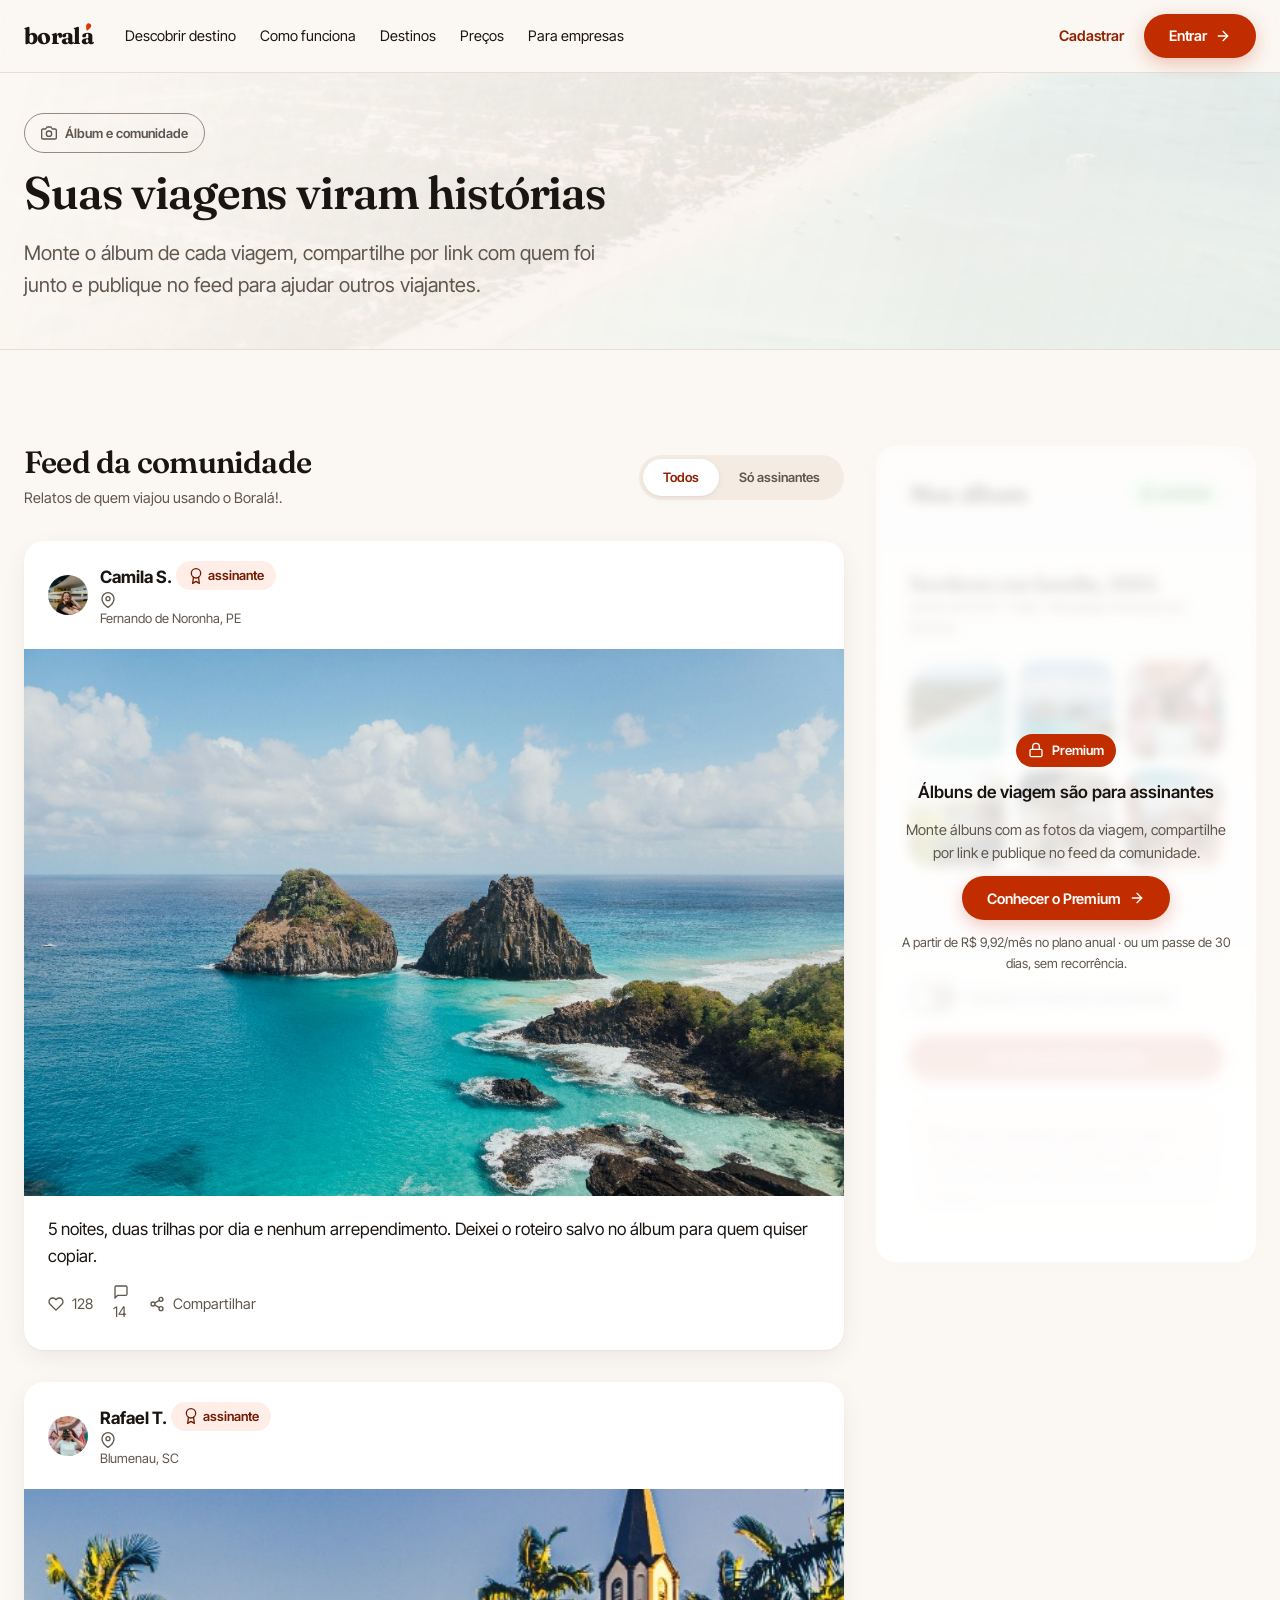
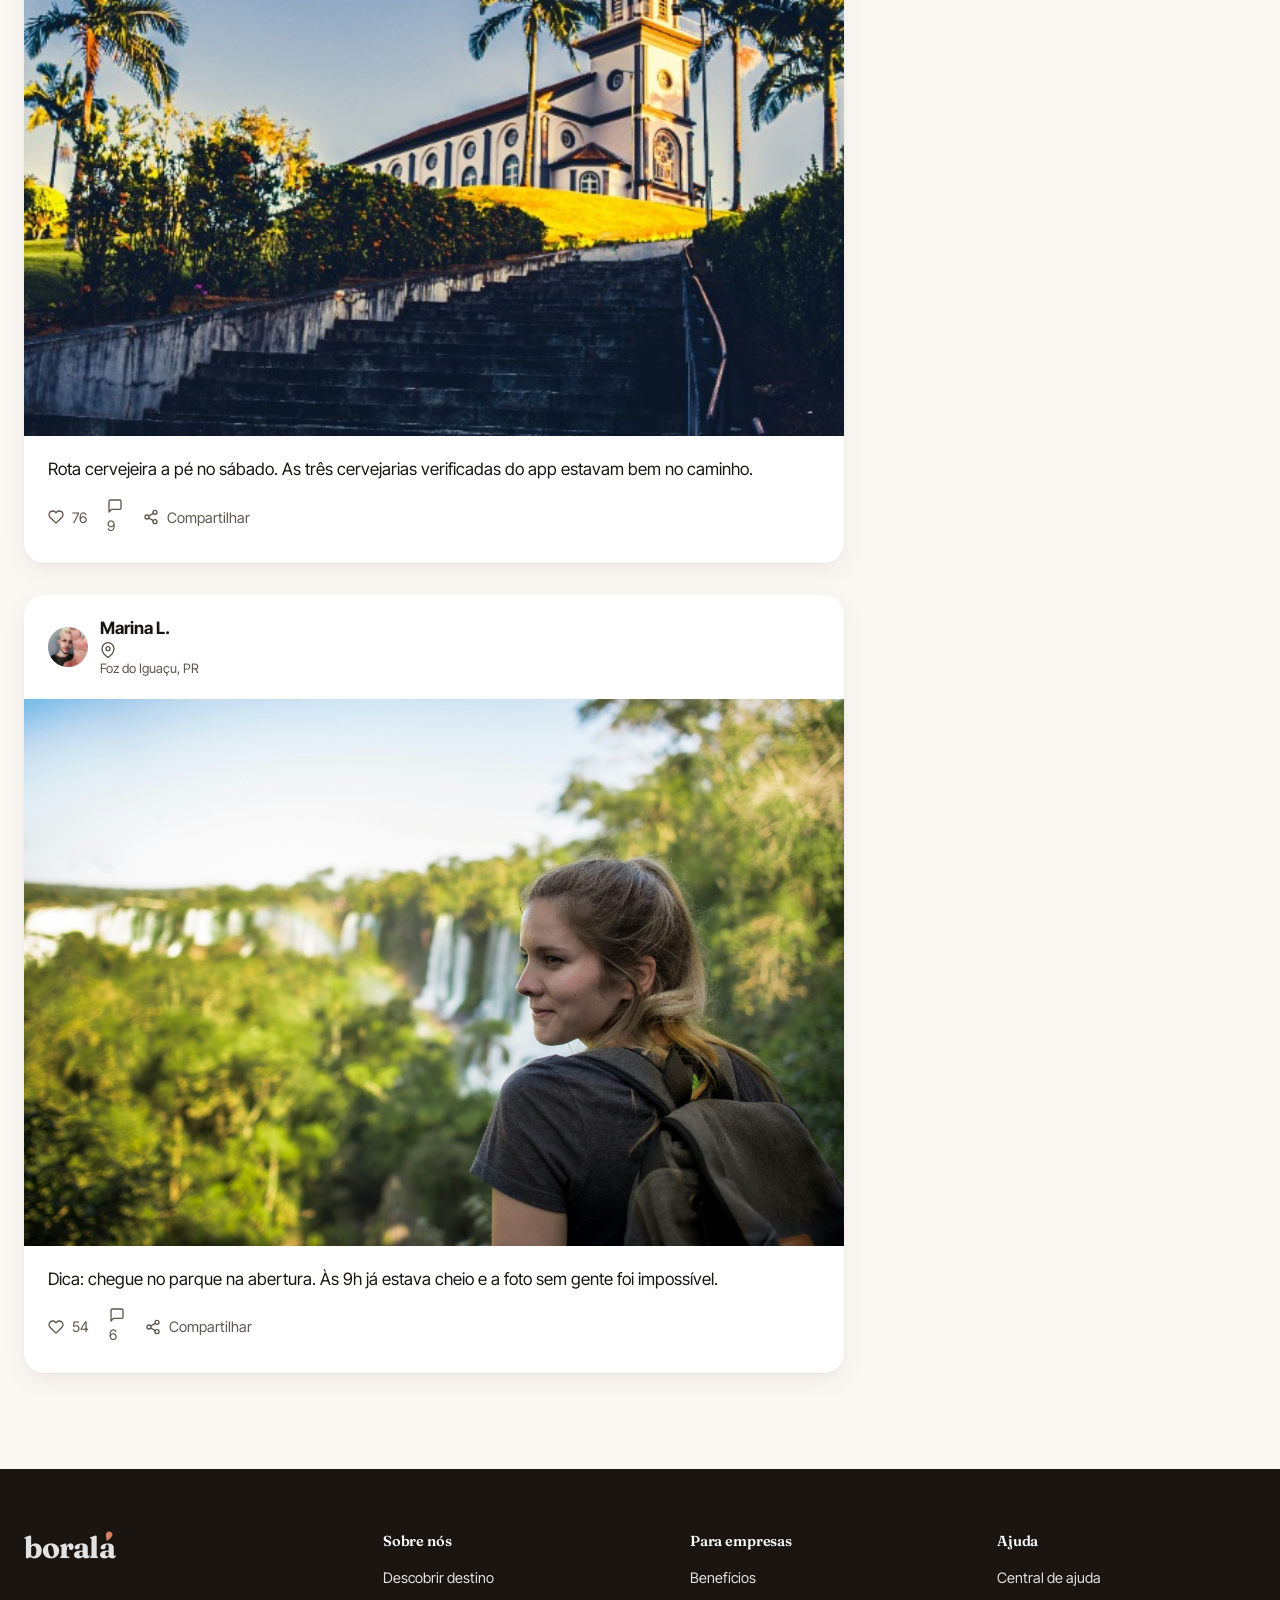
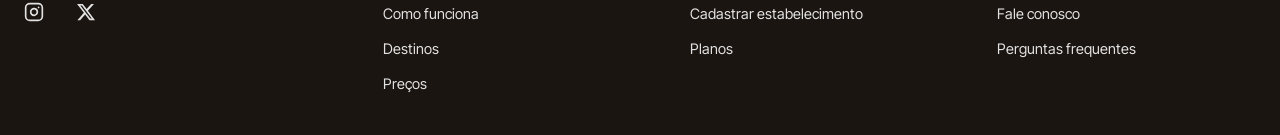
<file: album.html>
<!DOCTYPE html>
<html lang="pt-BR">
<head>
<meta charset="UTF-8">
<meta name="viewport" content="width=device-width, initial-scale=1">
<title>Álbuns e comunidade — Boralá!</title>
<link rel="icon" href="assets/img/favicon.svg" type="image/svg+xml">
<link rel="preconnect" href="https://fonts.googleapis.com">
<link rel="preconnect" href="https://fonts.gstatic.com" crossorigin>
<link href="https://fonts.googleapis.com/css2?family=Fraunces:ital,opsz,wght@0,9..144,400..800;1,9..144,400..700&family=Inter+Tight:wght@400;500;600;700&display=swap" rel="stylesheet">
<link rel="stylesheet" href="assets/css/design-system.css">
<link rel="stylesheet" href="assets/css/app.css">
</head>
<body>
<div data-header></div>

<main>
  <section class="hero hero--sm">
    <img class="hero__bg" src="assets/img/maragogi.jpg" alt="">
    <div class="container hero__inner">
      <span class="chip chip--outline"><span data-icone="camera" data-icone-classe="icon--sm"></span> Álbum e comunidade</span>
      <h1 class="mt-4">Suas viagens viram histórias</h1>
      <p class="hero__lead">Monte o álbum de cada viagem, compartilhe por link com quem foi junto e publique no feed para ajudar outros viajantes.</p>
    </div>
  </section>

  <section class="section">
    <div class="container">
      <div class="grid grid--aside">

        <!-- feed da comunidade (aberto a todos) -->
        <div>
          <div class="cluster between gap-4">
            <div>
              <h2>Feed da comunidade</h2>
              <p class="body-sm text-secondary mt-2">Relatos de quem viajou usando o Boralá!.</p>
            </div>
            <div class="segmented" id="filtro-feed">
              <button type="button" aria-pressed="true" data-filtro="todos">Todos</button>
              <button type="button" aria-pressed="false" data-filtro="assinantes">Só assinantes</button>
            </div>
          </div>

          <div class="stack gap-8 mt-8" id="feed"></div>
        </div>

        <!-- meu álbum (premium) -->
        <aside id="area-album"></aside>

      </div>
    </div>
  </section>
</main>

<div data-footer></div>

<script src="assets/js/data.js"></script>
<script src="assets/js/app.js"></script>
<script>
(function () {
  BL.iniciar({ nav: "comunidade", modo: "viajante" });

  /* ---------------- feed ---------------- */
  let filtro = "todos";
  const elFeed = document.getElementById("feed");

  function renderFeed() {
    const lista = BL_FEED.filter(function (post) {
      return filtro === "todos" || post.premium;
    });

    elFeed.innerHTML = lista.map(function (post, i) {
      const id = "post-" + i;
      const curtido = BL.curtido(id);
      return '<article class="post">' +
        '<div class="post__head">' +
          '<img class="avatar" src="' + post.avatar + '" alt="">' +
          "<div><strong>" + post.autor + "</strong>" +
            (post.premium ? ' <span class="tag caption">' + BL.icone("medalha", "icon--sm") + "assinante</span>" : "") +
            '<p class="caption text-secondary">' + BL.icone("pino", "icon--sm") + " " + post.destino + "</p></div>" +
        "</div>" +
        '<div class="post__media"><img src="' + post.foto + '" alt="" loading="lazy"></div>' +
        '<div class="post__body">' +
          "<p>" + post.texto + "</p>" +
          '<div class="post__actions">' +
            '<button type="button" data-curtir="' + id + '" aria-pressed="' + curtido + '">' +
              BL.icone("coracao", "icon--sm") + '<span data-contador>' + (post.curtidas + (curtido ? 1 : 0)) + "</span></button>" +
            "<span>" + BL.icone("balao", "icon--sm") + " " + post.comentarios + "</span>" +
            '<button type="button" data-compartilhar>' + BL.icone("compartilhar", "icon--sm") + " Compartilhar</button>" +
          "</div>" +
        "</div></article>";
    }).join("");

    BL.$$("[data-curtir]", elFeed).forEach(function (btn) {
      btn.addEventListener("click", function () {
        const id = btn.getAttribute("data-curtir");
        const agora = BL.alternarCurtida(id);
        const contador = btn.querySelector("[data-contador]");
        contador.textContent = Number(contador.textContent) + (agora ? 1 : -1);
        btn.setAttribute("aria-pressed", agora);
      });
    });
    BL.$$("[data-compartilhar]", elFeed).forEach(function (btn) {
      btn.addEventListener("click", function () { BL.toast("Link do relato copiado!", "sucesso"); });
    });
  }

  BL.$$("#filtro-feed button").forEach(function (b) {
    b.addEventListener("click", function () {
      BL.$$("#filtro-feed button").forEach(function (x) { x.setAttribute("aria-pressed", "false"); });
      b.setAttribute("aria-pressed", "true");
      filtro = b.dataset.filtro;
      renderFeed();
    });
  });
  renderFeed();

  /* ---------------- meu álbum (premium) ---------------- */
  document.getElementById("area-album").innerHTML =
    '<div data-premium data-premium-origem="album" ' +
         'data-premium-titulo="Álbuns de viagem são para assinantes" ' +
         'data-premium-texto="Monte álbuns com as fotos da viagem, compartilhe por link e publique no feed da comunidade.">' +
      '<div class="card blob-tr sticky-col">' +
        '<div class="cluster between">' +
          "<h3>Meu álbum</h3>" +
          '<span class="tag tag--success">' + BL.icone("medalha", "icon--sm") + "premium</span>" +
        "</div>" +
        "<h4 class=\"mt-16\">" + BL_ALBUM.titulo + "</h4>" +
        '<p class="caption text-secondary">' + BL_ALBUM.periodo + " · " + BL_ALBUM.destinos.join(" e ") + "</p>" +

        '<div class="album-grid mt-6">' + BL_ALBUM.fotos.map(function (f) {
          return '<img src="' + f + '" alt="" loading="lazy">';
        }).join("") + "</div>" +

        '<button class="btn btn--outline btn--sm btn--block mt-6" type="button" id="add-fotos">' +
          BL.icone("mais", "icon--sm") + " Adicionar fotos</button>" +

        '<hr class="divider mt-6">' +

        '<div class="stack gap-4 mt-6">' +
          '<label class="switch"><input type="checkbox" id="publico"><span class="switch__track"></span>' +
            "<span>Publicar no feed da comunidade</span></label>" +
          '<button class="btn btn--block" type="button" id="compartilhar-album">' +
            BL.icone("compartilhar", "icon--sm") + " Compartilhar por link</button>" +
        "</div>" +

        '<div class="card card--brand-subtle card--sm mt-6">' +
          '<p class="caption"><strong>Dica:</strong> álbuns publicados aparecem no feed e ajudam outras pessoas a decidir o destino — e costumam render convites para viagens coletivas.</p>' +
        "</div>" +
      "</div>" +
    "</div>";

  BL.aplicarBloqueios();

  const btnAdd = document.getElementById("add-fotos");
  if (btnAdd) btnAdd.addEventListener("click", function () { BL.toast("No protótipo o upload é só demonstrativo."); });

  const btnShare = document.getElementById("compartilhar-album");
  if (btnShare) {
    btnShare.addEventListener("click", function () {
      const link = location.origin + "/album.html?id=nordeste-2024";
      if (navigator.clipboard) navigator.clipboard.writeText(link).catch(function () {});
      BL.toast("Link do álbum copiado!", "sucesso");
    });
  }

  const chkPublico = document.getElementById("publico");
  if (chkPublico) {
    chkPublico.addEventListener("change", function (e) {
      BL.toast(e.target.checked ? "Álbum publicado no feed da comunidade." : "Álbum voltou a ser privado.", e.target.checked ? "sucesso" : undefined);
    });
  }
})();
</script>
</body>
</html>
</file>
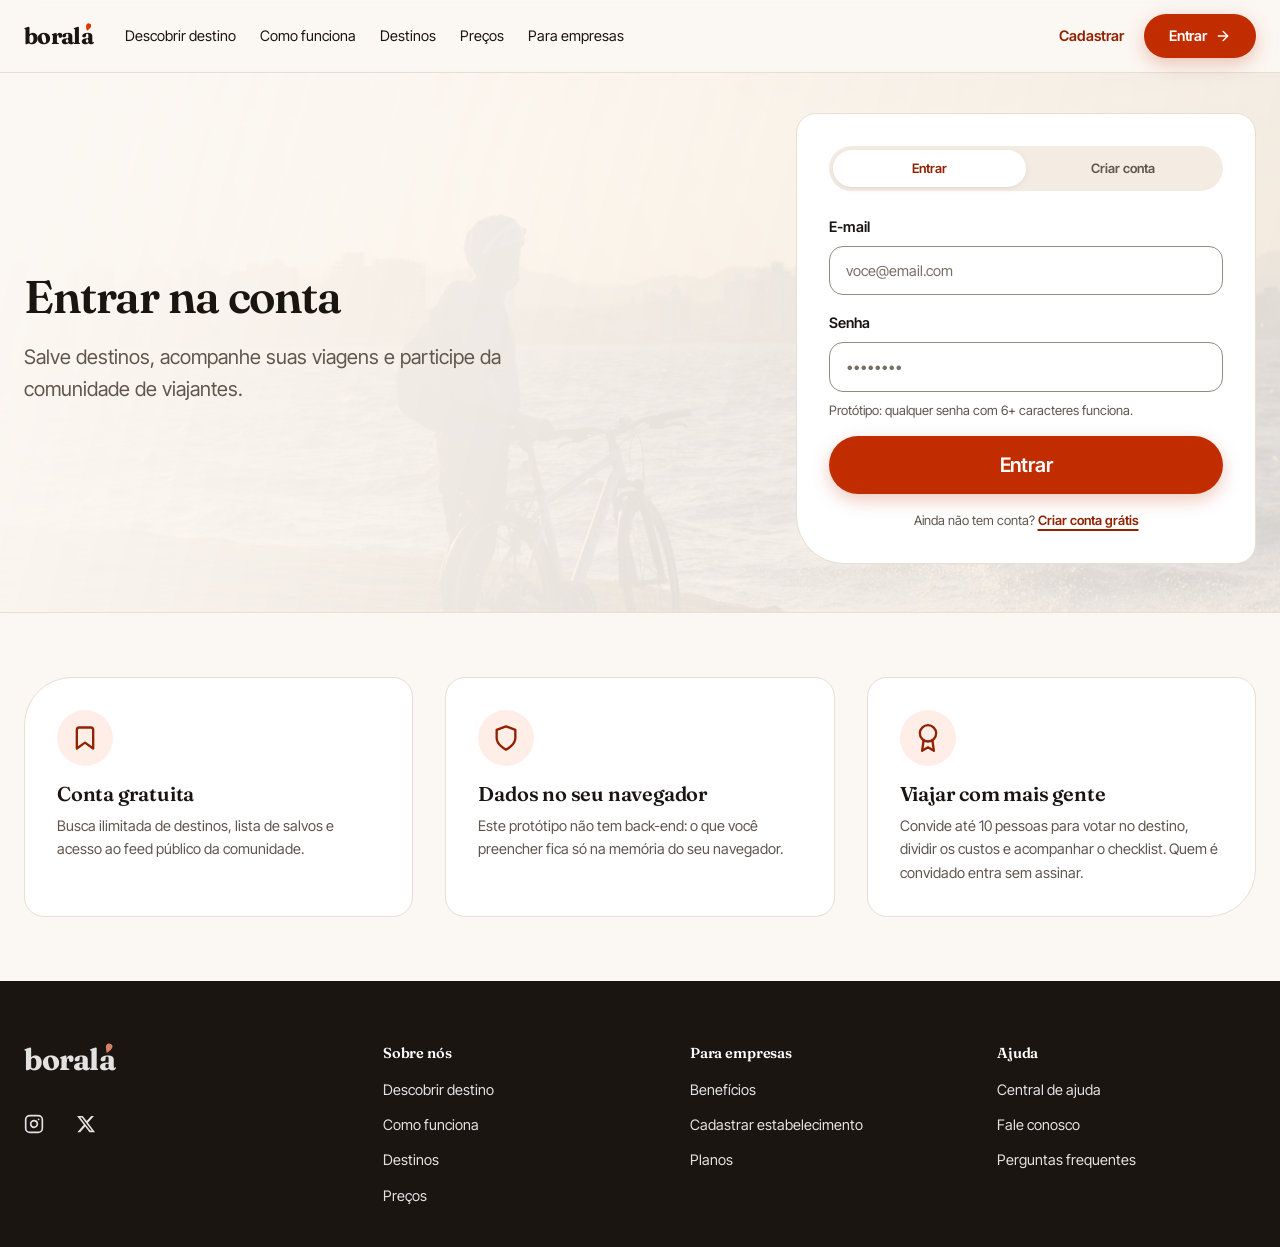
<file: checkout.html>
<!DOCTYPE html>
<html lang="pt-BR">
<head>
<meta charset="UTF-8">
<meta name="viewport" content="width=device-width, initial-scale=1">
<title>Assinar Premium — Boralá!</title>
<link rel="icon" href="assets/img/favicon.svg" type="image/svg+xml">
<link rel="preconnect" href="https://fonts.googleapis.com">
<link rel="preconnect" href="https://fonts.gstatic.com" crossorigin>
<link href="https://fonts.googleapis.com/css2?family=Fraunces:ital,opsz,wght@0,9..144,400..800;1,9..144,400..700&family=Inter+Tight:wght@400;500;600;700&display=swap" rel="stylesheet">
<link rel="stylesheet" href="assets/css/design-system.css">
<link rel="stylesheet" href="assets/css/app.css">
</head>
<body>
<div data-header></div>

<main class="section">
  <div class="container" id="area-checkout"></div>
</main>

<div data-footer></div>

<script src="assets/js/data.js"></script>
<script src="assets/js/app.js"></script>
<script>
(function () {
  BL.iniciar({ nav: "premium" });

  const area = document.getElementById("area-checkout");

  /* O plano vem da página de preços (?plano=passe|mensal|anual). Sem
     parâmetro, cai no recomendado. */
  const pagos = BL_PLANOS_VIAJANTE.filter(function (p) { return p.preco > 0; });
  const pedido = pagos.filter(function (p) { return p.id === BL.params().plano; })[0] ||
    pagos.filter(function (p) { return p.recomendado; })[0] || pagos[0];

  /* Teste de 7 dias só faz sentido em plano que renova: o passe já tem
     prazo e termina sozinho. */
  const temTeste = !!pedido.recorrente;

  /* sem conta não há assinatura: manda para o login e volta */
  if (!BL.logado()) {
    location.href = "login.html?next=" + encodeURIComponent("checkout.html");
    return;
  }

  function stepper(ativo) {
    const passos = ["Conta", "Pagamento", "Pronto"];
    return '<div class="stepper">' + passos.map(function (nome, i) {
      const estado = i < ativo ? "is-done" : i === ativo ? "is-active" : "";
      return '<span class="stepper__item ' + estado + '">' +
        '<span class="stepper__num">' + (i < ativo ? BL.icone("check", "icon--sm") : i + 1) + "</span>" + nome +
        "</span>" + (i < passos.length - 1 ? '<span class="stepper__line"></span>' : "");
    }).join("") + "</div>";
  }

  function resumo() {
    return '<aside class="card blob-tr sticky-col">' +
      "<h4>Resumo do pedido</h4>" +
      '<div class="cluster between mt-6"><span class="body-sm">' + pedido.nome +
        '</span><strong class="body-sm">' + BL.dinheiro(pedido.preco, true) + "</strong></div>" +
      (pedido.equivalente
        ? '<p class="caption text-secondary mt-2">equivale a ' + BL.dinheiro(pedido.equivalente, true) + "/mês · " + pedido.economia + "</p>"
        : "") +
      (temTeste
        ? '<div class="cluster between mt-2"><span class="body-sm text-secondary">7 dias de teste</span><strong class="body-sm" style="color: var(--action-success)">grátis</strong></div>'
        : '<div class="cluster between mt-2"><span class="body-sm text-secondary">Validade</span><strong class="body-sm">' + pedido.dias + " dias</strong></div>") +
      '<hr class="divider mt-4">' +
      '<div class="cluster between mt-4"><strong>Total hoje</strong><strong style="font-size: var(--text-xl)">' +
        (temTeste ? "R$ 0,00" : BL.dinheiro(pedido.preco, true)) + "</strong></div>" +
      '<p class="caption text-secondary mt-2">' +
        (temTeste
          ? "Depois do teste, " + BL.dinheiro(pedido.preco, true) + " por " + pedido.ciclo + ". Cancele quando quiser."
          : "Cobrança única. O passe vale " + pedido.dias + " dias, termina sozinho e não renova.") + "</p>" +
      '<ul class="plan__list mt-6">' +
        blFuncionalidades("premium").map(function (f) {
          return "<li>" + BL.icone("check", "icon--sm") + "<span>" + f.titulo + "</span></li>";
        }).join("") +
      "</ul>" +
      '<a class="link body-sm strong mt-4" href="premium.html#planos">Trocar de plano</a>' +
      "</aside>";
  }

  function telaPagamento() {
    area.innerHTML =
      stepper(1) +
      '<div class="grid grid--aside mt-12" id="grade-checkout">' +
        "<div>" +
          "<h1>" + (pedido.recorrente ? "Confirmar assinatura" : "Confirmar passe de viagem") + "</h1>" +
          '<p class="text-secondary mt-2">Olá, ' + BL.estado().usuario.nome + ". Falta só escolher a forma de pagamento.</p>" +

          '<div class="card card--brand-subtle mt-6 cluster gap-3" style="align-items: flex-start">' +
            BL.icone("escudo") +
            '<p class="body-sm"><strong>Protótipo sem back-end.</strong> Nada é cobrado e nada é enviado para lugar nenhum. ' +
            "Os campos abaixo já vêm com dados fictícios — não digite dados reais de cartão.</p>" +
          "</div>" +

          '<div class="segmented mt-8" id="metodo">' +
            '<button type="button" data-metodo="cartao" aria-pressed="true">Cartão de crédito</button>' +
            '<button type="button" data-metodo="pix" aria-pressed="false">Pix</button>' +
          "</div>" +

          '<form class="card mt-6" id="form-pagamento">' +
            '<div id="bloco-cartao" class="stack gap-4">' +
              '<div class="field"><label class="field__label" for="num">Número do cartão</label>' +
                '<input class="input" id="num" value="4111 1111 1111 1111" inputmode="numeric" autocomplete="off"></div>' +
              '<div class="field"><label class="field__label" for="titular">Nome impresso</label>' +
                '<input class="input" id="titular" value="NOME DE TESTE" autocomplete="off"></div>' +
              '<div class="grid grid--2" style="gap: 16px">' +
                '<div class="field"><label class="field__label" for="val">Validade</label><input class="input" id="val" value="12/30" autocomplete="off"></div>' +
                '<div class="field"><label class="field__label" for="cvv">CVV</label><input class="input" id="cvv" value="123" autocomplete="off"></div>' +
              "</div>" +
            "</div>" +

            '<div id="bloco-pix" class="hidden text-center">' +
              '<div class="card card--flat" style="display:inline-block; padding: 24px">' +
                '<div style="width:180px;height:180px;background:repeating-conic-gradient(var(--text-primary) 0 25%, var(--c-neutral-0) 0 50%) 50%/20px 20px;border-radius:12px"></div>' +
              "</div>" +
              '<p class="body-sm text-secondary mt-4">QR de demonstração. No protótipo, o pagamento é confirmado automaticamente.</p>' +
            "</div>" +

            '<button class="btn btn--lg btn--block mt-8" type="submit">' + (temTeste ? "Começar teste de 7 dias" : "Pagar " + BL.dinheiro(pedido.preco, true)) + '</button>' +
            '<p class="caption text-secondary text-center mt-2">Ao confirmar você aceita os termos de uso do protótipo.</p>' +
          "</form>" +
        "</div>" +
        resumo() +
      "</div>";

    BL.$$("#metodo button").forEach(function (b) {
      b.addEventListener("click", function () {
        BL.$$("#metodo button").forEach(function (x) { x.setAttribute("aria-pressed", "false"); });
        b.setAttribute("aria-pressed", "true");
        document.getElementById("bloco-cartao").classList.toggle("hidden", b.dataset.metodo !== "cartao");
        document.getElementById("bloco-pix").classList.toggle("hidden", b.dataset.metodo !== "pix");
      });
    });

    document.getElementById("form-pagamento").addEventListener("submit", function (e) {
      e.preventDefault();
      BL.assinar(pedido.id);
      telaSucesso();
      window.scrollTo({ top: 0, behavior: "smooth" });
    });
  }

  function telaSucesso() {
    const atalhos = [
      { icone: "pessoas", titulo: "Viagens coletivas", texto: "Convide a turma e votem no destino.", link: "viagens.html" },
      { icone: "camera", titulo: "Álbum de viagens", texto: "Monte e compartilhe o álbum da viagem.", link: "album.html" },
      { icone: "estrela", titulo: "Avaliações de assinantes", texto: "Leia e escreva avaliações de quem foi.", link: "destino.html?id=noronha" }
    ];
    area.innerHTML =
      stepper(2) +
      '<div class="card blob-br mt-12 text-center" style="max-width: 720px; margin-inline: auto">' +
        '<span class="icon-tile" style="margin-inline: auto; background: var(--bg-success-subtle); color: var(--action-success)">' + BL.icone("check-circulo", "icon--lg") + "</span>" +
        '<h1 class="mt-6">' + (BL.planoDoViajante() && !BL.planoDoViajante().recorrente ? "Passe ativo!" : "Assinatura ativa!") + "</h1>" +
        '<p class="text-secondary mt-2">' + (function () {
          const pl = BL.planoDoViajante();
          const dias = BL.diasRestantes();
          if (pl && !pl.recorrente) {
            return "Seu acesso está liberado por " + dias + " dias. Ele termina sozinho — não precisa cancelar nada.";
          }
          return "Seu acesso premium já está liberado. O primeiro pagamento acontece depois dos 7 dias de teste.";
        })() + "</p>" +
        '<div class="cluster gap-3 center mt-8">' +
          '<a class="btn btn--lg" href="viagens.html">Criar uma viagem coletiva ' + BL.icone("seta", "icon--sm") + "</a>" +
          '<a class="btn btn--outline btn--lg" href="conta.html">Minha conta</a>' +
        "</div>" +
      "</div>" +
      '<div class="grid grid--3 mt-12">' + atalhos.map(function (a) {
        return '<a class="card step" href="' + a.link + '">' +
          '<span class="icon-tile">' + BL.icone(a.icone, "icon--lg") + "</span>" +
          "<div><h4>" + a.titulo + '</h4><p class="body-sm text-secondary mt-2">' + a.texto + "</p></div>" +
          '<span class="link body-sm">Abrir ' + BL.icone("seta", "icon--sm") + "</span></a>";
      }).join("") + "</div>";
  }

  if (BL.premium()) telaSucesso(); else telaPagamento();
})();
</script>
</body>
</html>
</file>
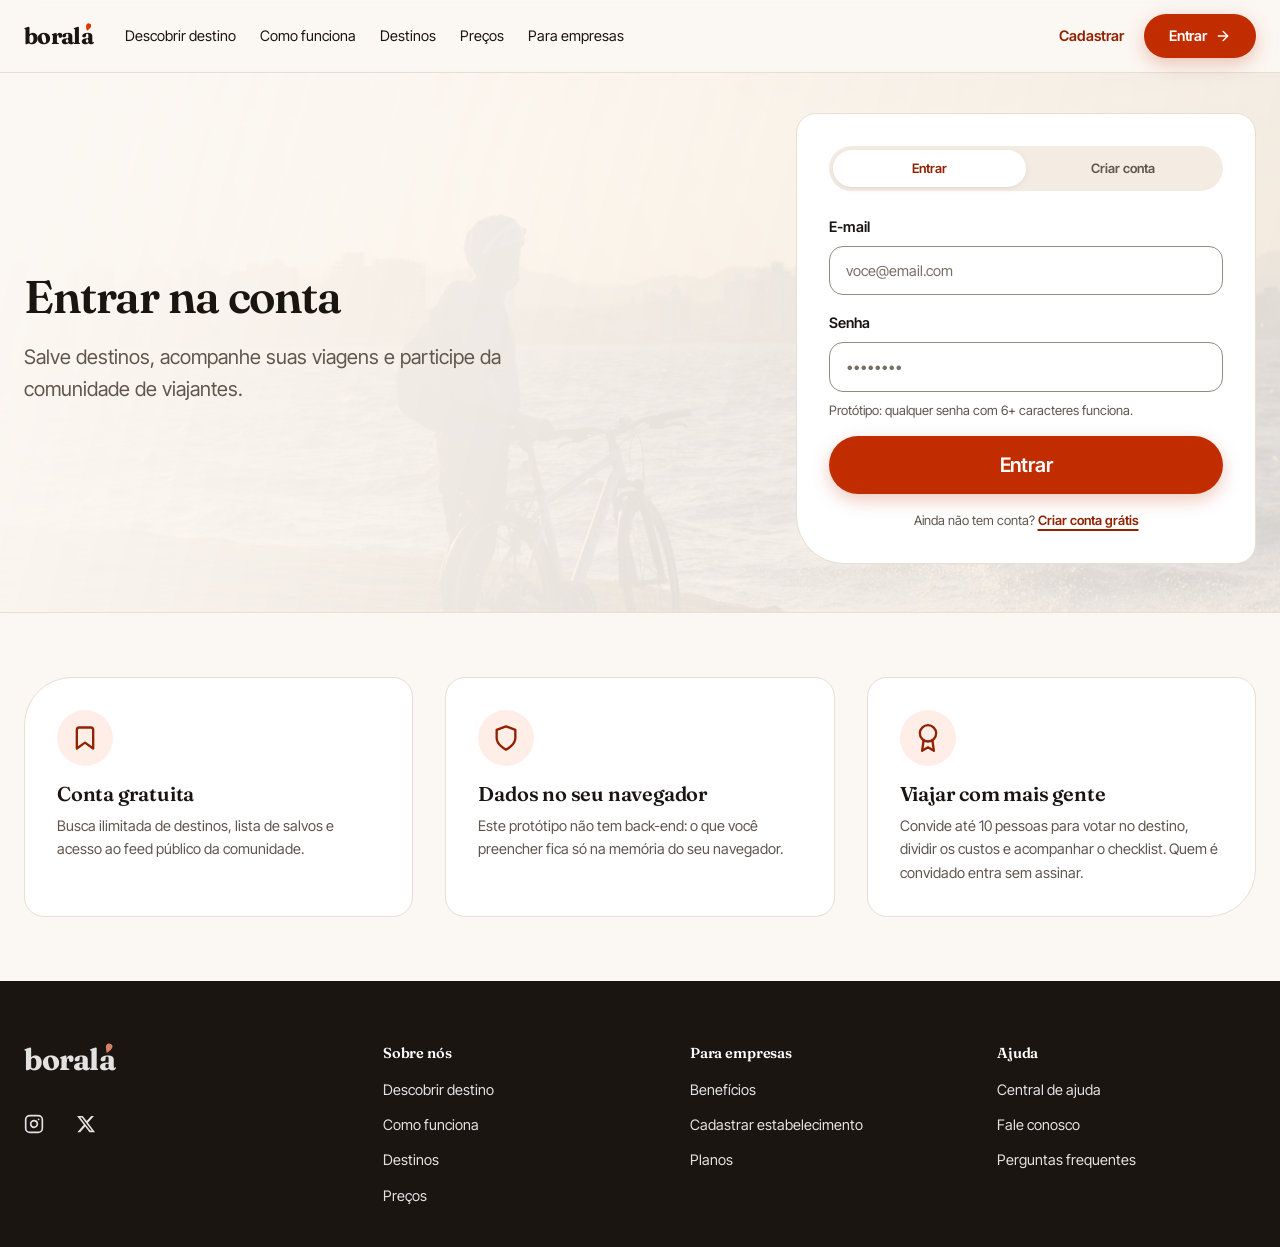
<file: conta.html>
<!DOCTYPE html>
<html lang="pt-BR">
<head>
<meta charset="UTF-8">
<meta name="viewport" content="width=device-width, initial-scale=1">
<title>Minha conta — Boralá!</title>
<link rel="icon" href="assets/img/favicon.svg" type="image/svg+xml">
<link rel="preconnect" href="https://fonts.googleapis.com">
<link rel="preconnect" href="https://fonts.gstatic.com" crossorigin>
<link href="https://fonts.googleapis.com/css2?family=Fraunces:ital,opsz,wght@0,9..144,400..800;1,9..144,400..700&family=Inter+Tight:wght@400;500;600;700&display=swap" rel="stylesheet">
<link rel="stylesheet" href="assets/css/design-system.css">
<link rel="stylesheet" href="assets/css/app.css">
</head>
<body>
<div data-header></div>

<main>
  <section class="hero hero--sm">
    <img class="hero__bg" src="assets/img/band.jpg" alt="">
    <div class="container hero__inner">
      <div class="cluster gap-6" id="perfil"></div>
    </div>
  </section>

  <section class="section">
    <div class="container">
      <!-- a conta gratuita vê primeiro o que é dela; o que é premium vem depois -->
      <div class="tabs" id="abas">
        <button class="tabs__tab" role="tab" aria-selected="true" type="button" data-aba="salvos">Destinos salvos</button>
        <button class="tabs__tab" role="tab" aria-selected="false" type="button" data-aba="preferencias">Preferências de viagem</button>
        <button class="tabs__tab" role="tab" aria-selected="false" type="button" data-aba="dados">Dados da conta</button>
        <button class="tabs__tab" role="tab" aria-selected="false" type="button" data-aba="assinatura">Assinatura</button>
      </div>

      <!-- salvos -->
      <div class="tabpanel is-active" data-painel="salvos" id="painel-salvos"></div>

      <!-- preferências avançadas (premium) -->
      <div class="tabpanel" data-painel="preferencias" id="painel-preferencias"></div>

      <!-- dados da conta -->
      <div class="tabpanel" data-painel="dados" id="painel-dados"></div>

      <!-- assinatura -->
      <div class="tabpanel" data-painel="assinatura" id="painel-assinatura"></div>
    </div>
  </section>
</main>

<div data-footer></div>

<script src="assets/js/data.js"></script>
<script src="assets/js/app.js"></script>
<script>
(function () {
  /* A aba aberta define o item do menu em destaque: "Salvos" é um item do
     menu de quem está logado e aponta para cá. */
  const abaInicial = (location.hash || "").slice(1);
  if (BL.iniciar({ nav: abaInicial === "salvos" ? "salvos" : "", exigeLogin: true, modo: "viajante" }) === false) return;

  const u = BL.estado().usuario;
  const ehPremium = BL.premium();

  /* ---------- perfil ---------- */
  document.getElementById("perfil").innerHTML =
    '<img class="avatar avatar--xl" src="' + u.avatar + '" alt="">' +
    "<div><h1>" + u.nome + '</h1><p class="hero__lead">' + u.email + "</p></div>" +
    '<span class="grow"></span>' +
    (ehPremium
      ? '<span class="badge badge--premium">' + BL.icone("medalha", "icon--sm") + "Assinante premium</span>"
      : '<a class="btn btn--inverse" href="premium.html">Seja premium ' + BL.icone("seta", "icon--sm") + "</a>");

  /* ---------- preferências avançadas ---------- */
  const prefs = BL.estado().preferencias || {
    orcamento: 2500, ritmo: "equilibrado", companhia: "2",
    transporte: ["aviao"], restricoes: [], acessibilidade: false, evitar: []
  };

  function grupoChips(nome, opcoes, selecionados, multiplo) {
    return '<div class="cluster gap-2" data-grupo="' + nome + '" data-multiplo="' + (multiplo ? "1" : "0") + '">' +
      opcoes.map(function (o) {
        const ativo = multiplo ? selecionados.indexOf(o.v) !== -1 : selecionados === o.v;
        return '<button class="chip ' + (ativo ? "is-selected" : "") + '" type="button" data-valor="' + o.v + '">' + o.label + "</button>";
      }).join("") + "</div>";
  }

  document.getElementById("painel-preferencias").innerHTML =
    '<div class="grid grid--aside">' +
      /* Era um bloco data-premium. Virou grátis: é a preferência que faz a
         busca ficar boa, e cobrar por ela escondia a prova de valor. */
      "<div>" +
        '<div class="card">' +
          "<h3>Como você gosta de viajar</h3>" +
          '<p class="body-sm text-secondary mt-2">Usamos estas preferências para ordenar os resultados antes mesmo de você aplicar filtros.</p>' +

          '<div class="stack gap-3 mt-8">' +
            '<label class="caption strong text-secondary" for="orcamento">Orçamento médio por viagem (por pessoa)</label>' +
            '<input type="range" id="orcamento" min="500" max="12000" step="100" value="' + prefs.orcamento + '" style="accent-color: var(--c-brand-600)">' +
            '<strong id="orcamento-valor">' + BL.dinheiro(prefs.orcamento) + "</strong>" +
          "</div>" +

          '<div class="stack gap-3 mt-8"><span class="caption strong text-secondary">Ritmo da viagem</span>' +
            grupoChips("ritmo", [
              { v: "tranquilo", label: "Tranquilo" },
              { v: "equilibrado", label: "Equilibrado" },
              { v: "intenso", label: "Intenso" }
            ], prefs.ritmo, false) + "</div>" +

          '<div class="stack gap-3 mt-8"><span class="caption strong text-secondary">Companhia mais frequente</span>' +
            grupoChips("companhia", BL_OPCOES.pessoas, prefs.companhia, false) + "</div>" +

          '<div class="stack gap-3 mt-8"><span class="caption strong text-secondary">Transporte preferido</span>' +
            grupoChips("transporte", [
              { v: "aviao", label: "Avião" },
              { v: "onibus", label: "Ônibus" },
              { v: "carro", label: "Carro próprio" }
            ], prefs.transporte, true) + "</div>" +

          '<div class="stack gap-3 mt-8"><span class="caption strong text-secondary">Restrições alimentares</span>' +
            grupoChips("restricoes", [
              { v: "vegetariano", label: "Vegetariano" },
              { v: "vegano", label: "Vegano" },
              { v: "semgluten", label: "Sem glúten" },
              { v: "semlactose", label: "Sem lactose" }
            ], prefs.restricoes, true) + "</div>" +

          '<div class="stack gap-3 mt-8"><span class="caption strong text-secondary">Prefiro evitar</span>' +
            grupoChips("evitar", [
              { v: "multidoes", label: "Multidões" },
              { v: "frio", label: "Frio intenso" },
              { v: "estradas", label: "Estradas longas" },
              { v: "balada", label: "Vida noturna agitada" }
            ], prefs.evitar, true) + "</div>" +

          '<div class="mt-8"><label class="switch"><input type="checkbox" id="acessibilidade"' + (prefs.acessibilidade ? " checked" : "") + ">" +
            '<span class="switch__track"></span><span>Priorizar destinos e locais com acessibilidade</span></label></div>' +

          '<div class="mt-8"><button class="btn btn--lg" type="button" id="salvar-prefs">Salvar preferências</button></div>' +
        "</div>" +
      "</div>" +

      '<aside class="card card--brand-subtle blob-tr">' +
        "<h4>O que muda com isso</h4>" +
        '<ul class="plan__list mt-4">' +
          ["Resultados já ordenados pelo seu orçamento", "Destinos fora do seu ritmo ficam no fim da lista", "Sugestões de restaurantes respeitam suas restrições", "Avisos quando a viagem exigir estrada longa"]
            .map(function (t) { return "<li>" + BL.icone("check", "icon--sm") + "<span>" + t + "</span></li>"; }).join("") +
        "</ul></aside>" +
    "</div>";

  /* ---------- salvos ---------- */
  function renderSalvos() {
    const ids = BL.estado().salvos;
    const painel = document.getElementById("painel-salvos");
    if (!ids.length) {
      painel.innerHTML =
        '<div class="empty">' +
          '<span class="icon-tile">' + BL.icone("coracao", "icon--lg") + "</span>" +
          "<h3>Nenhum destino salvo ainda</h3>" +
          '<p class="text-secondary measure">Toque no coração dos cards de destino para guardar aqui as opções que você está considerando.</p>' +
          '<a class="btn" href="resultados.html">Boralá!</a>' +
        "</div>";
      return;
    }
    painel.innerHTML = '<div class="grid grid--3">' + ids.map(function (id) {
      const d = blBuscarDestino(id);
      if (!d) return "";
      const copia = Object.assign({}, d);
      copia.match = blCalcularMatch(d, {});
      return BL.cardDestino(copia);
    }).join("") + "</div>";
    BL.ligarSalvar(painel);
    BL.$$("[data-salvar]", painel).forEach(function (b) {
      b.addEventListener("click", function () { setTimeout(renderSalvos, 100); });
    });
  }
  renderSalvos();

  /* ---------- o outro papel da mesma conta ---------- */
  /* A conta é uma só: quem viaja pode anunciar um local, e é daqui que a
     pessoa chega nos dois lados. */
  function cardEstabelecimento() {
    const meus = BL.locais();
    if (!meus.length) {
      return '<div class="card card--flat">' +
        "<h4>Anunciar um local</h4>" +
        '<p class="body-sm text-secondary mt-3">Tem um hotel, restaurante ou passeio? Ele fica nesta mesma conta e você troca de papel no topo do site.</p>' +
        '<a class="btn btn--outline mt-4" href="parceiros.html#cadastro">Cadastrar meu local</a>' +
      "</div>";
    }
    return '<div class="card card--flat">' +
      "<h4>Meus locais</h4>" +
      '<p class="body-sm text-secondary mt-3">Você administra ' + meus.length +
        (meus.length === 1 ? " estabelecimento" : " estabelecimentos") + " nesta conta.</p>" +
      '<ul class="plan__list mt-4">' + meus.map(function (l) {
        return "<li>" + BL.icone("loja", "icon--sm") + "<span>" + l.nome + " · " + l.cidade + "</span></li>";
      }).join("") + "</ul>" +
      '<button class="btn btn--outline mt-4" type="button" id="btn-painel-local">Abrir painel do estabelecimento</button>' +
    "</div>";
  }

  /* ---------- dados da conta ---------- */
  document.getElementById("painel-dados").innerHTML =
    '<div class="grid grid--aside-sm">' +
      '<div class="card">' +
        "<h3>Dados da conta</h3>" +
        '<p class="body-sm text-secondary mt-2">Estas informações aparecem no seu perfil e nas avaliações que você publica.</p>' +

        '<form class="stack gap-6 mt-8" id="form-dados">' +
          '<div class="field">' +
            '<label class="field__label" for="dados-nome">Nome</label>' +
            '<input class="input" id="dados-nome" value="' + u.nome + '" required>' +
          "</div>" +
          '<div class="field">' +
            '<label class="field__label" for="dados-email">E-mail</label>' +
            '<input class="input" id="dados-email" type="email" value="' + u.email + '" required>' +
            '<span class="field__hint">Usamos para avisos de viagem e recuperação de senha.</span>' +
          "</div>" +
          '<div><button class="btn" type="submit">Salvar alterações</button></div>' +
        "</form>" +

        '<hr class="divider mt-8">' +

        '<form class="stack gap-6 mt-8" id="form-senha">' +
          '<h4 class="title-md">Alterar senha</h4>' +
          '<div class="field">' +
            '<label class="field__label" for="senha-atual">Senha atual</label>' +
            '<input class="input" id="senha-atual" type="password" placeholder="••••••••" autocomplete="off">' +
          "</div>" +
          '<div class="field">' +
            '<label class="field__label" for="senha-nova">Nova senha</label>' +
            '<input class="input" id="senha-nova" type="password" placeholder="mínimo de 6 caracteres" autocomplete="off">' +
          "</div>" +
          '<div><button class="btn btn--outline" type="submit">Atualizar senha</button></div>' +
        "</form>" +
      "</div>" +

      '<aside class="stack gap-4">' +
        '<div class="card card--brand-subtle blob-tr">' +
          "<h4>Privacidade</h4>" +
          '<p class="body-sm mt-3">Este é um protótipo sem servidor: o que você digita fica só na memória deste navegador e some quando você clica em "recomeçar" na barra do topo.</p>' +
        "</div>" +
        cardEstabelecimento() +
        '<div class="card card--flat">' +
          "<h4>Encerrar conta</h4>" +
          '<p class="body-sm text-secondary mt-3">Sair remove seus dados deste navegador, incluindo destinos salvos.</p>' +
          '<button class="btn btn--ghost mt-4" type="button" id="btn-sair-conta">Sair da conta</button>' +
        "</div>" +
      "</aside>" +
    "</div>";

  document.getElementById("form-dados").addEventListener("submit", function (e) {
    e.preventDefault();
    const nome = document.getElementById("dados-nome").value.trim();
    const email = document.getElementById("dados-email").value.trim();
    if (!nome || !email) { BL.toast("Preencha nome e e-mail."); return; }
    BL.atualizarUsuario({ nome: nome, email: email });
    document.querySelector("#perfil h1").textContent = nome;
    document.querySelector("#perfil .hero__lead").textContent = email;
    BL.toast("Dados atualizados.", "sucesso");
  });

  document.getElementById("form-senha").addEventListener("submit", function (e) {
    e.preventDefault();
    const nova = document.getElementById("senha-nova").value;
    if (nova.length < 6) { BL.toast("A nova senha precisa de pelo menos 6 caracteres."); return; }
    e.target.reset();
    BL.toast("Senha atualizada.", "sucesso");
  });

  const btnPainelLocal = document.getElementById("btn-painel-local");
  if (btnPainelLocal) {
    btnPainelLocal.addEventListener("click", function () {
      BL.definirModo("estabelecimento");
      location.href = "parceiros-painel.html";
    });
  }

  document.getElementById("btn-sair-conta").addEventListener("click", function () {
    BL.sair();
    BL.toast("Você saiu da conta.");
    setTimeout(function () { location.href = "index.html"; }, 600);
  });

  /* ---------- assinatura ---------- */
  /* O plano, a validade e o que muda no fim do período saem do estado:
     passe e assinatura terminam de formas diferentes e a tela precisa
     dizer qual é o caso, senão o passe parece uma cobrança recorrente. */
  const planoAtual = BL.planoDoViajante();
  const diasRestantes = BL.diasRestantes();
  const renova = !!(BL.assinatura() && BL.assinatura().renova);

  document.getElementById("painel-assinatura").innerHTML = ehPremium
    ? '<div class="grid grid--2">' +
        '<div class="card blob-tl">' +
          '<span class="badge badge--premium">' + BL.icone("medalha", "icon--sm") +
            (planoAtual ? planoAtual.nome : "Premium") + "</span>" +
          '<h3 class="mt-4">' + (planoAtual ? BL.dinheiro(planoAtual.preco, planoAtual.preco % 1 !== 0) : "") +
            ' <span class="body-sm text-secondary">/' + (planoAtual ? planoAtual.ciclo : "mês") + "</span></h3>" +
          (planoAtual && planoAtual.equivalente
            ? '<p class="caption text-brand strong">equivale a ' + BL.dinheiro(planoAtual.equivalente, true) + "/mês</p>"
            : "") +
          '<p class="body-sm text-secondary mt-2">' +
            (renova
              ? "Renova em " + diasRestantes + " dias. Sem fidelidade."
              : "Termina em " + diasRestantes + " dias e não renova — você não precisa cancelar nada.") + "</p>" +
          '<ul class="plan__list mt-6">' +
            blFuncionalidades("premium").map(function (f) {
              return "<li>" + BL.icone("check", "icon--sm") + "<span>" + f.titulo + "</span></li>";
            }).join("") +
          "</ul>" +
          '<div class="cluster gap-3 mt-8">' +
            (renova
              ? '<button class="btn btn--outline" type="button" id="btn-cancelar">Cancelar assinatura</button>'
              : '<a class="btn btn--outline" href="premium.html#planos">Virar assinatura</a>') +
            '<a class="link body-sm strong" href="premium.html#planos">Trocar de plano</a>' +
          "</div>" +
        "</div>" +
        '<div class="card card--flat">' +
          "<h4>Histórico de cobranças</h4>" +
          '<div class="stack gap-4 mt-6">' +
            '<div class="cluster between"><div><strong class="body-sm">' +
              (renova ? "Período de teste" : (planoAtual ? planoAtual.nome : "Passe")) +
              '</strong><p class="caption text-secondary">iniciado hoje</p></div><strong class="body-sm" style="color: var(--action-success)">' +
              (renova ? "R$ 0,00" : BL.dinheiro(planoAtual ? planoAtual.preco : 0, true)) + "</strong></div>" +
            '<hr class="divider">' +
            '<p class="caption text-secondary">As próximas cobranças aparecerão aqui. Neste protótipo nada é cobrado de verdade.</p>' +
          "</div>" +
        "</div>" +
      "</div>"
    : '<div class="card card--brand-subtle blob-br text-center">' +
        "<h3>Você está no plano gratuito</h3>" +
        '<p class="text-secondary mt-2 measure mx-auto">Com o Premium você organiza a viagem com quem vai junto, monta o álbum ' +
          'depois, lê as avaliações de quem já foi e é avisado quando o preço cair.</p>' +
        '<div class="cluster gap-3 center mt-6">' +
          '<a class="btn btn--lg" href="checkout.html?plano=passe">Passe de 30 dias por ' +
            '<span data-preco="passe"></span> ' + BL.icone("seta", "icon--sm") + "</a>" +
          '<a class="btn btn--outline btn--lg" href="premium.html#planos">Ver todos os planos</a>' +
        "</div>" +
      "</div>";

  /* os cards acima nascem depois do boot, então o preço é preenchido aqui */
  BL.preencherPrecos(document.getElementById("painel-assinatura"));

  const btnCancelar = document.getElementById("btn-cancelar");
  if (btnCancelar) {
    btnCancelar.addEventListener("click", function () {
      BL.cancelarAssinatura();
      BL.toast("Assinatura cancelada.");
      setTimeout(function () { location.reload(); }, 800);
    });
  }

  /* ---------- interações ---------- */
  BL.aplicarBloqueios();

  const slider = document.getElementById("orcamento");
  if (slider) {
    slider.addEventListener("input", function () {
      document.getElementById("orcamento-valor").textContent = BL.dinheiro(Number(slider.value));
    });
  }

  BL.$$("[data-grupo]").forEach(function (grupo) {
    const multiplo = grupo.dataset.multiplo === "1";
    BL.$$(".chip", grupo).forEach(function (chip) {
      chip.addEventListener("click", function () {
        if (multiplo) chip.classList.toggle("is-selected");
        else {
          BL.$$(".chip", grupo).forEach(function (c) { c.classList.remove("is-selected"); });
          chip.classList.add("is-selected");
        }
      });
    });
  });

  const btnSalvar = document.getElementById("salvar-prefs");
  if (btnSalvar) {
    btnSalvar.addEventListener("click", function () {
      function valores(nome) {
        const g = BL.$('[data-grupo="' + nome + '"]');
        const ativos = BL.$$(".chip.is-selected", g).map(function (c) { return c.dataset.valor; });
        return g.dataset.multiplo === "1" ? ativos : (ativos[0] || null);
      }
      BL.salvarPreferencias({
        orcamento: Number(document.getElementById("orcamento").value),
        ritmo: valores("ritmo"),
        companhia: valores("companhia"),
        transporte: valores("transporte"),
        restricoes: valores("restricoes"),
        evitar: valores("evitar"),
        acessibilidade: document.getElementById("acessibilidade").checked
      });
      BL.toast("Preferências salvas! Suas próximas buscas já usam esses critérios.", "sucesso");
    });
  }

  BL.$$("#abas .tabs__tab").forEach(function (btn) {
    btn.addEventListener("click", function () {
      BL.$$("#abas .tabs__tab").forEach(function (b) { b.setAttribute("aria-selected", "false"); });
      BL.$$("[data-painel]").forEach(function (p) { p.classList.remove("is-active"); });
      btn.setAttribute("aria-selected", "true");
      BL.$('[data-painel="' + btn.dataset.aba + '"]').classList.add("is-active");
      history.replaceState(null, "", "#" + btn.dataset.aba);
    });
  });

  if (location.hash) {
    const alvo = BL.$('#abas .tabs__tab[data-aba="' + location.hash.slice(1) + '"]');
    if (alvo) alvo.click();
  }
})();
</script>
</body>
</html>
</file>
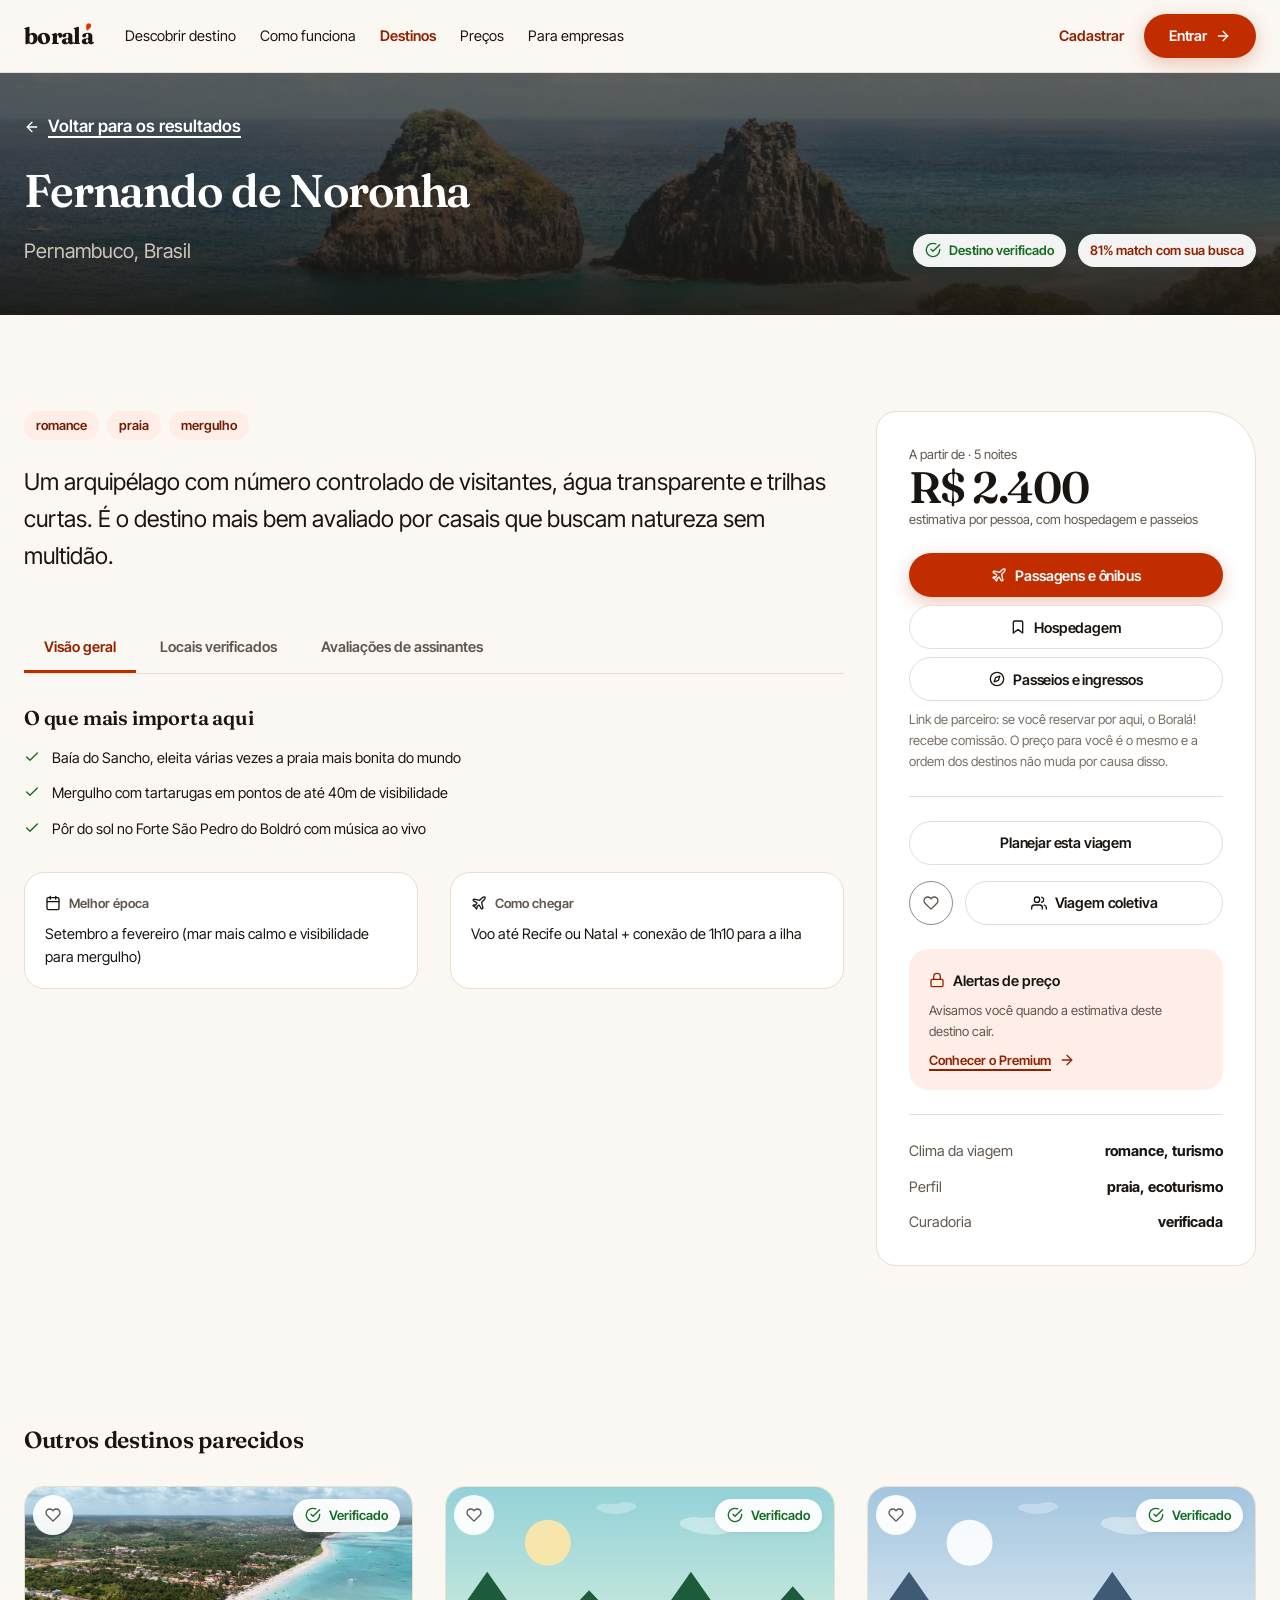
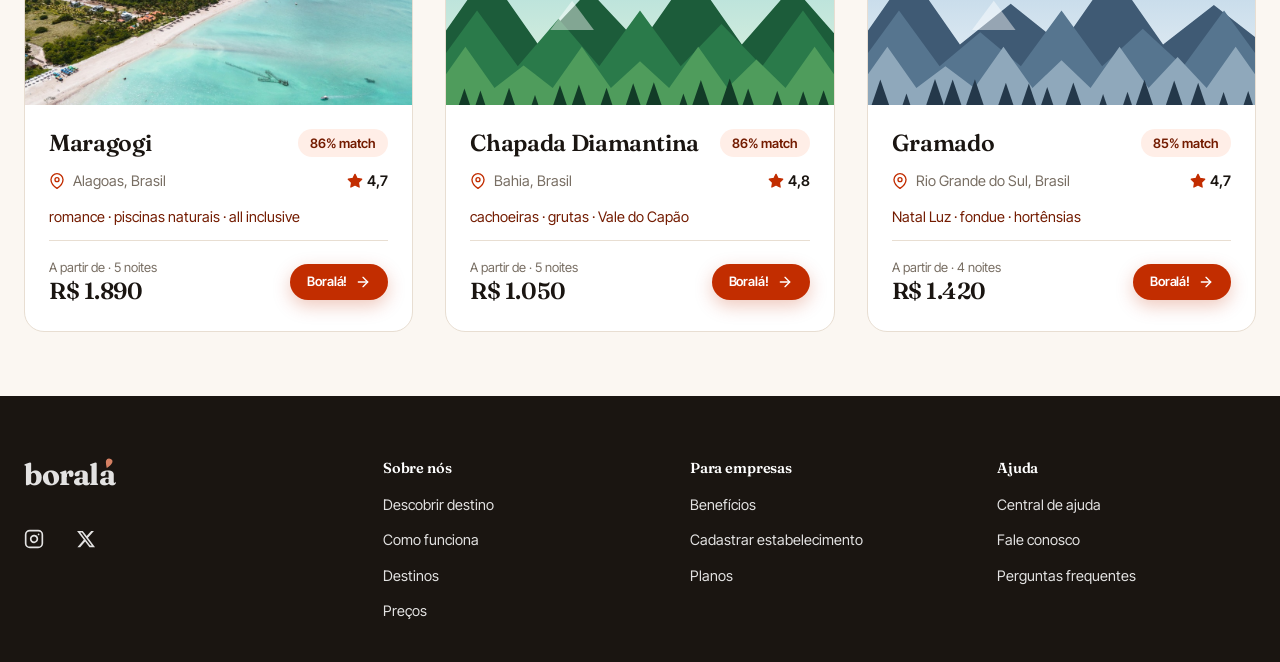
<file: destino.html>
<!DOCTYPE html>
<html lang="pt-BR">
<head>
<meta charset="UTF-8">
<meta name="viewport" content="width=device-width, initial-scale=1">
<title>Destino — Boralá!</title>
<link rel="icon" href="assets/img/favicon.svg" type="image/svg+xml">
<link rel="preconnect" href="https://fonts.googleapis.com">
<link rel="preconnect" href="https://fonts.gstatic.com" crossorigin>
<link href="https://fonts.googleapis.com/css2?family=Fraunces:ital,opsz,wght@0,9..144,400..800;1,9..144,400..700&family=Inter+Tight:wght@400;500;600;700&display=swap" rel="stylesheet">
<link rel="stylesheet" href="assets/css/design-system.css">
<link rel="stylesheet" href="assets/css/app.css">
</head>
<body>
<div data-header></div>

<main id="conteudo"></main>

<div data-footer></div>

<script src="assets/js/data.js"></script>
<script src="assets/js/app.js"></script>
<script>
(function () {
  BL.iniciar({ nav: "destinos", modo: "viajante" });

  const p = BL.params();
  const d = blBuscarDestino(p.id || "noronha");
  const conteudo = document.getElementById("conteudo");

  if (!d) {
    conteudo.innerHTML =
      '<div class="container section"><div class="empty">' +
        '<span class="icon-tile">' + BL.icone("busca", "icon--lg") + "</span>" +
        "<h2>Destino não encontrado</h2>" +
        '<a class="btn" href="resultados.html">Boralá!</a>' +
      "</div></div>";
    return;
  }

  document.title = d.nome + " — Boralá!";
  const match = blCalcularMatch(d, { clima: p.clima, onde: d.regiao, pessoas: p.pessoas, origem: p.origem, tempo: p.tempo });

  /* A origem chega por parâmetro, vinda dos resultados: sem ela a ficha
     não fala de distância, só do destino. */
  const origemEscolhida = BL_ORIGENS.filter(function (o) { return o.v === p.origem; })[0] || null;
  const nomeOrigem = origemEscolhida ? origemEscolhida.label.split(",")[0] : "";
  const rotuloPartida = origemEscolhida ? blRotuloPartida(d, origemEscolhida.v) : null;

  /* ---------- topo ---------- */
  const seloVerificado = d.verificado
    ? '<span class="badge">' + BL.icone("check-circulo", "icon--sm") + "Destino verificado</span>"
    : '<span class="badge" style="color: var(--text-secondary)">' + BL.icone("pino", "icon--sm") + "Sem curadoria ainda</span>";

  conteudo.innerHTML =
    '<section class="hero hero--sm hero--foto"><img class="hero__bg" src="' + d.img + '" alt="">' +
      '<div class="container hero__inner">' +
        '<a class="link" href="resultados.html">' + BL.icone("voltar", "icon--sm") + "Voltar para os resultados</a>" +
        '<div class="cluster between gap-6 mt-6" style="align-items: flex-end">' +
          "<div>" +
            "<h1>" + d.nome + "</h1>" +
            '<p class="hero__lead">' + d.uf + ", " + d.pais + "</p>" +
          "</div>" +
          '<div class="cluster gap-3">' + seloVerificado +
            '<span class="badge" style="color: var(--c-brand-700)">' + match + "% match com sua busca</span>" +
          "</div>" +
        "</div>" +
      "</div>" +
    "</section>" +

    '<section class="section">' +
      '<div class="container"><div class="grid grid--aside" id="grade-destino">' +

        "<div>" +
          '<div class="cluster gap-2">' + d.tags.map(function (t) {
            return '<span class="tag">' + t + "</span>";
          }).join("") + "</div>" +
          '<p class="mt-6" style="font-size: var(--text-lg)">' + d.resumo + "</p>" +

          '<div class="tabs mt-12" id="abas">' +
            '<button class="tabs__tab" role="tab" aria-selected="true" type="button" data-aba="visao">Visão geral</button>' +
            '<button class="tabs__tab" role="tab" aria-selected="false" type="button" data-aba="locais">Locais verificados</button>' +
            '<button class="tabs__tab" role="tab" aria-selected="false" type="button" data-aba="avaliacoes">Avaliações de assinantes</button>' +
          "</div>" +

          /* --- visão geral --- */
          '<div class="tabpanel is-active" data-painel="visao">' +
            "<h4>O que mais importa aqui</h4>" +
            '<ul class="plan__list mt-4">' + d.destaques.map(function (h) {
              return "<li>" + BL.icone("check", "icon--sm") + "<span>" + h + "</span></li>";
            }).join("") + "</ul>" +
            '<div class="grid grid--2 mt-8">' +
              '<div class="card card--flat card--sm">' +
                '<div class="cluster gap-2">' + BL.icone("calendario", "icon--sm") + '<span class="caption strong text-secondary">Melhor época</span></div>' +
                '<p class="body-sm mt-2">' + d.epoca + "</p>" +
              "</div>" +
              '<div class="card card--flat card--sm">' +
                '<div class="cluster gap-2">' + BL.icone("aviao", "icon--sm") + '<span class="caption strong text-secondary">Como chegar</span></div>' +
                '<p class="body-sm mt-2">' + d.transporte + "</p>" +
              "</div>" +
            "</div>" +
          "</div>" +

          /* --- locais verificados (gratuito) --- */
          /* Era um bloco data-premium. A checagem é gratuita para o
             estabelecimento e a ficha é gratuita para o viajante: é o que
             responde à pergunta que trouxe a pessoa até aqui. */
          '<div class="tabpanel" data-painel="locais">' +
            "<div>" +
              '<p class="body-sm text-secondary">Hospedagens, restaurantes e passeios que passaram pela nossa curadoria. ' +
                'A data da última checagem fica visível em cada um.</p>' +
              '<div class="stack gap-3 mt-6">' + d.locais.map(function (l) {
                return '<a class="vcard" href="estabelecimento.html?id=' + l.id + '">' +
                  '<img class="vcard__thumb" src="' + l.fotos[0] + '" alt="" loading="lazy">' +
                  '<div class="vcard__body">' +
                    '<div class="cluster gap-2"><strong>' + l.nome + "</strong>" +
                      (l.verificado ? '<span class="tag tag--success">' + BL.icone("escudo", "icon--sm") + "verificado</span>" : "") +
                      (l.plano === "destaque" ? '<span class="tag">' + BL.icone("alta", "icon--sm") + "anúncio</span>" : "") +
                    "</div>" +
                    '<p class="caption text-secondary">' + l.tipo + " · " + l.faixa + (l.selo ? " · " + l.selo : "") + "</p>" +
                    '<div class="cluster gap-2">' + BL.estrelas(l.nota) +
                      '<span class="caption strong">' + l.nota.toFixed(1) + "</span>" +
                      '<span class="caption text-secondary">' + l.totalAvaliacoes.toLocaleString("pt-BR") + " avaliações</span>" +
                    "</div>" +
                  "</div>" +
                  '<span class="vcard__seta">' + BL.icone("seta", "icon--sm") + "</span></a>";
              }).join("") + "</div>" +
            "</div>" +
          "</div>" +

          /* --- avaliações (premium) --- */
          '<div class="tabpanel" data-painel="avaliacoes">' +
            '<div data-premium data-premium-origem="avaliacoes" ' +
                 'data-premium-titulo="Avaliações de assinantes" ' +
                 'data-premium-texto="Só quem assina pode ler e escrever avaliações — é o que mantém as notas confiáveis.">' +
              (d.avaliacoes.length
                ? '<div class="stack">' + d.avaliacoes.map(function (a) {
                    return '<div class="review">' +
                      '<img class="avatar" src="' + a.avatar + '" alt="">' +
                      '<div class="review__body">' +
                        '<div class="cluster gap-3"><strong class="body-sm">' + a.autor + "</strong>" +
                          '<span class="tag caption">' + BL.icone("medalha", "icon--sm") + "assinante</span>" +
                          '<span class="caption text-secondary">' + a.data + "</span></div>" +
                        BL.estrelas(a.nota) +
                        "<p>" + a.texto + "</p>" +
                      "</div></div>";
                  }).join("") + "</div>"
                : '<p class="text-secondary">Ainda não há avaliações de assinantes para este destino. Seja a primeira pessoa a avaliar depois da viagem.</p>') +
              '<button class="btn btn--outline mt-6" type="button" id="btn-avaliar">' + BL.icone("lapis", "icon--sm") + " Escrever avaliação</button>" +
            "</div>" +
          "</div>" +
        "</div>" +

        /* --- coluna lateral --- */
        '<aside class="card blob-tr sticky-col">' +
          '<p class="caption text-secondary">A partir de · ' + d.noites + " noites</p>" +
          '<div class="cluster gap-2"><span class="plan__price" style="font-size: 44px">' + BL.dinheiro(d.preco) + "</span></div>" +
          '<p class="caption text-secondary">estimativa por pessoa, com hospedagem e passeios</p>' +

          /* Reserva por parceiro: é aqui que o produto ganha dinheiro de
             quem nunca vai assinar — a pessoa acabou de escolher o destino
             e ainda não tem passagem nem hospedagem. A comissão é
             declarada logo abaixo, no mesmo bloco. */
          '<div class="stack gap-2 mt-6">' +
            BL_AFILIADOS.map(function (a, i) {
              return '<a class="btn ' + (i === 0 ? "" : "btn--outline") + ' btn--block" ' +
                'href="#" data-afiliado="' + a.id + '">' + BL.icone(a.icone, "icon--sm") + " " + a.rotulo + "</a>";
            }).join("") +
          "</div>" +
          '<p class="caption text-tertiary mt-2" id="aviso-afiliado"></p>' +
          '<hr class="divider mt-6">' +
          '<button class="btn btn--outline btn--block mt-6" type="button" id="btn-planejar">Planejar esta viagem</button>' +
          '<div class="cluster gap-3 mt-4">' +
            '<button class="btn-icon" type="button" data-salvar="' + d.id + '" aria-pressed="' + BL.salvo(d.id) + '" aria-label="Salvar ' + d.nome + ' na sua lista">' + BL.icone("coracao", "icon--sm") + "</button>" +
            '<a class="btn btn--outline grow" href="viagens.html?destino=' + d.id + '">' + BL.icone("pessoas", "icon--sm") + " Viagem coletiva</a>" +
          "</div>" +
          /* Numa coluna estreita o bloqueio não pode ser o overlay: ele é
             desenhado por cima do bloco embrulhado e, num botão baixo,
             escapa por cima do que vem depois. `.lock` ocupa a própria
             altura e empurra o resto para baixo. */
          (BL.premium()
            ? '<button class="btn btn--ghost btn--block btn--sm mt-3" type="button" id="btn-alerta">' +
                BL.icone("alta", "icon--sm") + " Avisar quando o preço cair</button>"
            : '<div class="lock mt-6">' +
                '<span class="lock__head">' + BL.icone("cadeado", "icon--sm") + "Alertas de preço</span>" +
                '<p class="caption text-secondary">Avisamos você quando a estimativa deste destino cair.</p>' +
                '<a class="link caption" href="premium.html?origem=alertas">Conhecer o Premium ' +
                  BL.icone("seta", "icon--sm") + "</a>" +
              "</div>") +
          '<hr class="divider mt-6">' +
          '<div class="stack gap-3 mt-6">' +
            '<div class="cluster between"><span class="body-sm text-secondary">Clima da viagem</span><strong class="body-sm">' + d.climas.slice(0, 2).join(", ") + "</strong></div>" +
            '<div class="cluster between"><span class="body-sm text-secondary">Perfil</span><strong class="body-sm">' + d.tipos.join(", ") + "</strong></div>" +
            '<div class="cluster between"><span class="body-sm text-secondary">Curadoria</span><strong class="body-sm">' + (d.verificado ? "verificada" : "não verificada") + "</strong></div>" +
            /* Quando a busca trouxe uma origem, o tempo de viagem dali é a
               informação mais útil da página. */
            (rotuloPartida
              ? '<div class="cluster between"><span class="body-sm text-secondary">Saindo de ' + nomeOrigem +
                '</span><strong class="body-sm">' + rotuloPartida + "</strong></div>"
              : "") +
          "</div>" +
        "</aside>" +

      "</div></div>" +
    "</section>" +

    '<section class="section section--sm"><div class="container">' +
      "<h3>Outros destinos parecidos</h3>" +
      '<div class="grid grid--3 mt-8" id="similares"></div>' +
    "</div></section>";

  /* ---------- abas ---------- */
  BL.$$("#abas .tabs__tab").forEach(function (btn) {
    btn.addEventListener("click", function () {
      BL.$$("#abas .tabs__tab").forEach(function (b) { b.setAttribute("aria-selected", "false"); });
      BL.$$("[data-painel]").forEach(function (p2) { p2.classList.remove("is-active"); });
      btn.setAttribute("aria-selected", "true");
      BL.$('[data-painel="' + btn.dataset.aba + '"]').classList.add("is-active");
    });
  });

  /* ---------- similares ---------- */
  const similares = BL_DESTINOS
    .filter(function (x) { return x.id !== d.id && x.regiao === d.regiao; })
    .map(function (x) {
      const c = Object.assign({}, x);
      c.match = blCalcularMatch(x, { clima: d.climas[0], onde: x.regiao });
      return c;
    })
    .sort(function (a, b) { return b.match - a.match; })
    .slice(0, 3);
  document.getElementById("similares").innerHTML = similares.map(function (x) { return BL.cardDestino(x); }).join("");

  /* ---------- ações ---------- */
  BL.ligarSalvar(conteudo);
  BL.aplicarBloqueios();

  /* O aviso de comissão fica junto dos botões de reserva, não no rodapé:
     é onde a pessoa está decidindo clicar. */
  const avisoAfiliado = document.getElementById("aviso-afiliado");
  if (avisoAfiliado) avisoAfiliado.textContent = BL_AVISO_AFILIADO;

  BL.$$("[data-afiliado]").forEach(function (b) {
    b.addEventListener("click", function (e) {
      e.preventDefault();
      const a = BL_AFILIADOS.filter(function (x) { return x.id === b.dataset.afiliado; })[0];
      BL.toast("No protótipo não há parceiro de verdade. Aqui iria " + a.parceiro + " (comissão de " + a.comissao + ").");
    });
  });

  const btnAlerta = document.getElementById("btn-alerta");
  if (btnAlerta) {
    btnAlerta.addEventListener("click", function () {
      BL.toast("Alerta criado. Avisamos quando a estimativa de " + d.nome + " cair.", "sucesso");
    });
  }

  document.getElementById("btn-planejar").addEventListener("click", function () {
    if (!BL.logado()) { location.href = "login.html?next=" + encodeURIComponent("destino.html?id=" + d.id); return; }
    BL.toast("Viagem rascunhada! Ela aparece em Minha conta.", "sucesso");
  });

  const btnAvaliar = document.getElementById("btn-avaliar");
  if (btnAvaliar) {
    btnAvaliar.addEventListener("click", function () {
      BL.toast("No protótipo, a escrita de avaliação é só demonstrativa.");
    });
  }
})();
</script>
</body>
</html>
</file>
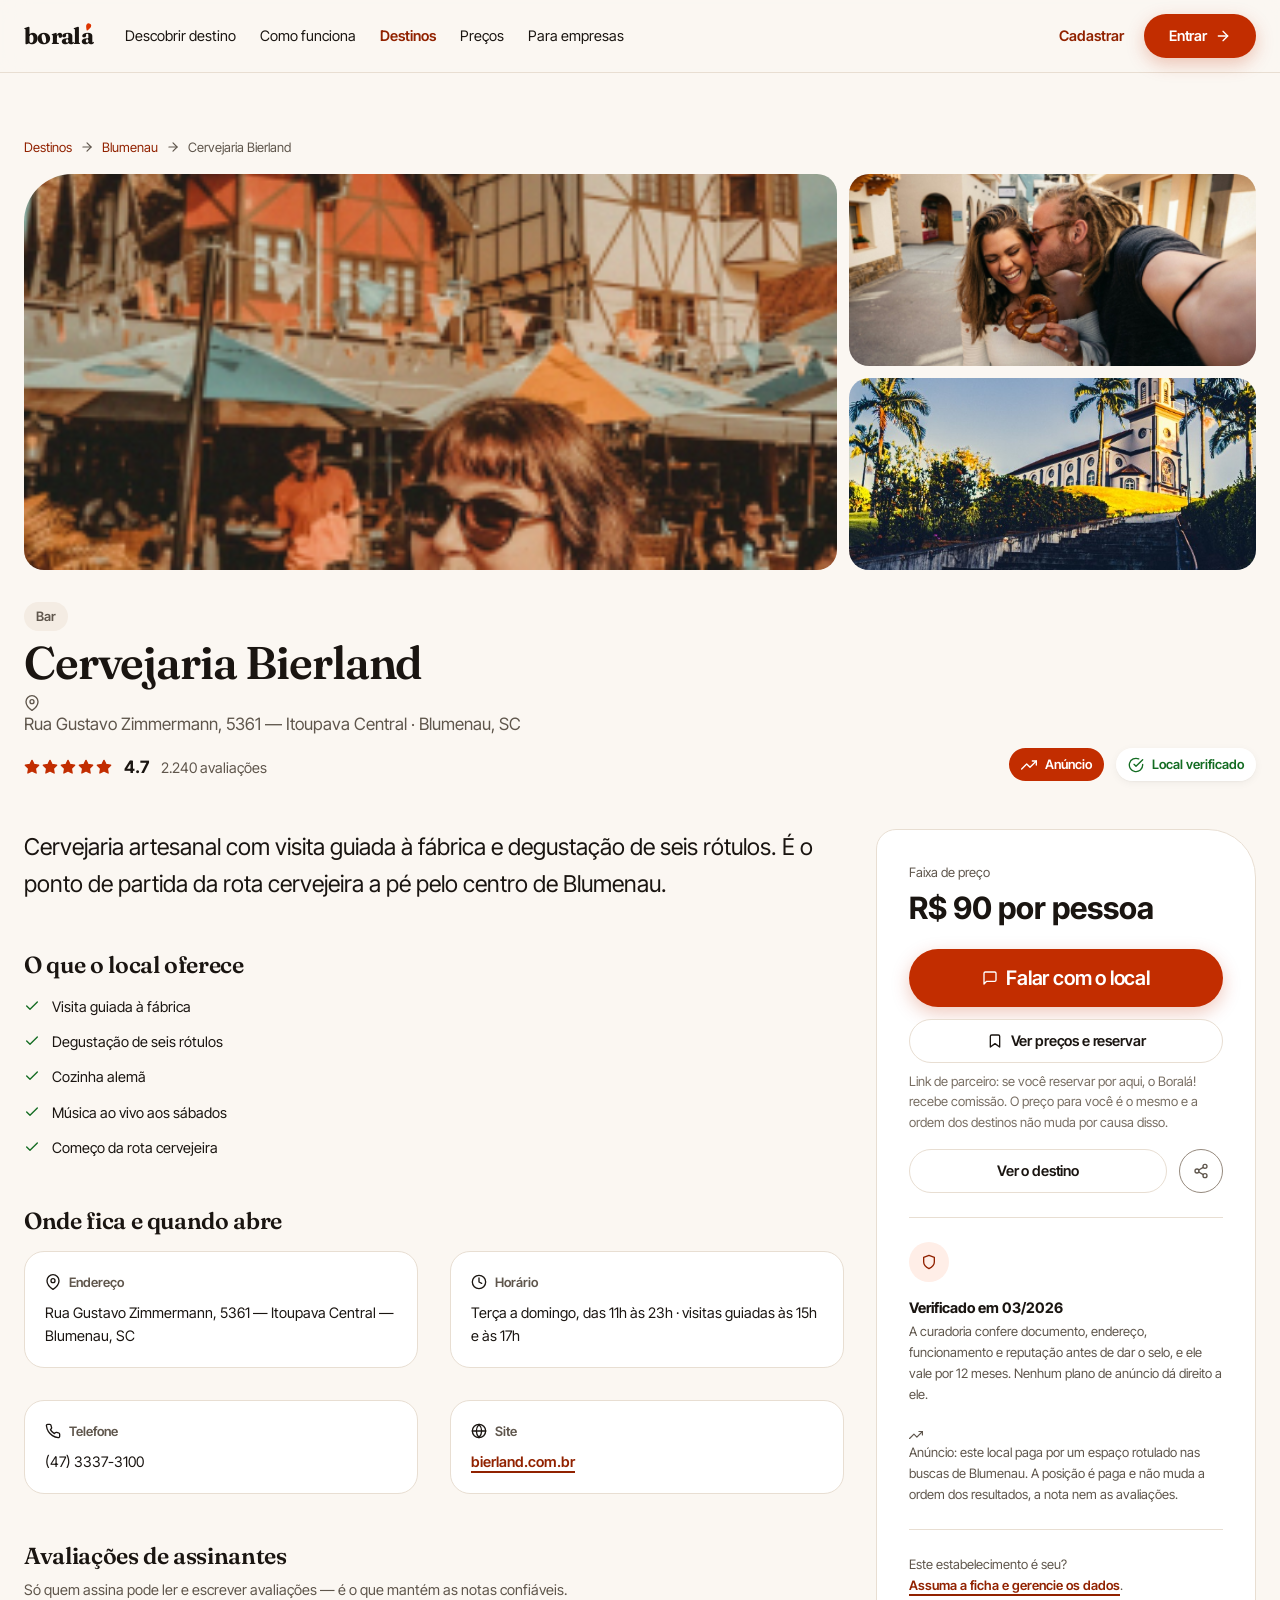
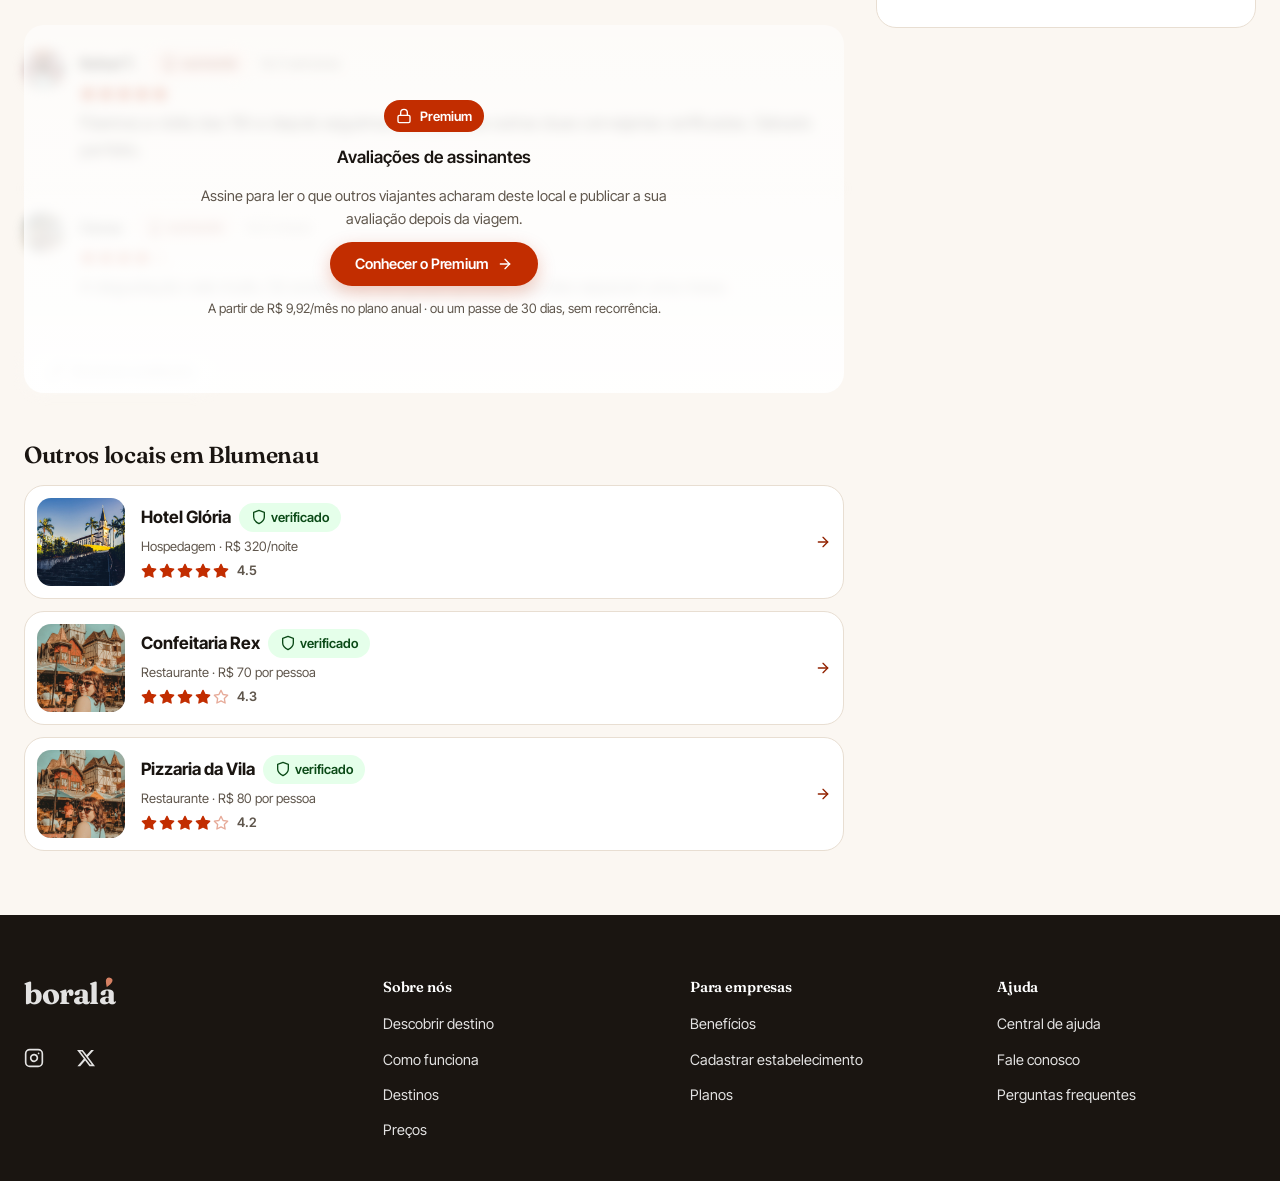
<file: estabelecimento.html>
<!DOCTYPE html>
<html lang="pt-BR">
<head>
<meta charset="UTF-8">
<meta name="viewport" content="width=device-width, initial-scale=1">
<title>Estabelecimento — Boralá!</title>
<meta name="description" content="Ficha de um estabelecimento parceiro: fotos, selo de curadoria, horários, contato e avaliações de assinantes.">
<link rel="icon" href="assets/img/favicon.svg" type="image/svg+xml">
<link rel="preconnect" href="https://fonts.googleapis.com">
<link rel="preconnect" href="https://fonts.gstatic.com" crossorigin>
<link href="https://fonts.googleapis.com/css2?family=Fraunces:ital,opsz,wght@0,9..144,400..800;1,9..144,400..700&family=Inter+Tight:wght@400;500;600;700&display=swap" rel="stylesheet">
<link rel="stylesheet" href="assets/css/design-system.css">
<link rel="stylesheet" href="assets/css/app.css">
</head>
<body>
<div data-header></div>

<main id="conteudo"></main>

<div data-footer></div>

<script src="assets/js/data.js"></script>
<script src="assets/js/app.js"></script>
<script>
(function () {
  BL.iniciar({ nav: "destinos" });

  const p = BL.params();
  const e = blBuscarEstabelecimento(p.id || "bierland");
  const conteudo = document.getElementById("conteudo");

  if (!e) {
    conteudo.innerHTML =
      '<div class="container section"><div class="empty">' +
        '<span class="icon-tile">' + BL.icone("loja", "icon--lg") + "</span>" +
        "<h2>Estabelecimento não encontrado</h2>" +
        '<p class="text-secondary measure">O link pode estar errado ou o local saiu do ar. Veja os destinos para encontrar outros locais da curadoria.</p>' +
        '<a class="btn" href="resultados.html">Boralá!</a>' +
      "</div></div>";
    return;
  }

  const destino = blBuscarDestino(e.destinoId);
  const emDestaque = e.plano === "destaque";

  /* Esta ficha é pública, mas quem a vê pode ser o próprio dono: no
     Boralá! o local mora dentro da conta de viajante da pessoa.
     Comparamos pelo nome porque no protótipo não existe id em comum
     entre o catálogo e os locais cadastrados na conta. */
  function simplificar(txt) {
    return String(txt || "").trim().toLowerCase()
      .normalize("NFD").replace(/[\u0300-\u036f]/g, "");
  }
  const meuLocal = BL.locais().filter(function (l) {
    return simplificar(l.nome) === simplificar(e.nome);
  })[0] || null;
  document.title = e.nome + " — Boralá!";

  /* ---------- selos ---------- */
  /* Três estados, não dois: quem nunca foi checado e quem perdeu a validade
     precisam ler diferente — senão o selo do topo contradiz a explicação da
     coluna lateral. */
  const selo = e.verificado
    ? '<span class="badge">' + BL.icone("check-circulo", "icon--sm") + "Local verificado</span>"
    : e.checagem && e.checagem.estado === "expirado"
      ? '<span class="badge badge--neutral">' + BL.icone("relogio", "icon--sm") + "Checagem vencida</span>"
      : '<span class="badge badge--neutral">' + BL.icone("pino", "icon--sm") + "Sem curadoria ainda</span>";
  /* "Anúncio", e não "destaque": o mesmo nome que o card nos resultados e a
     lista de locais do destino usam. Posição comprada se chama pelo nome. */
  const seloDestaque = emDestaque
    ? '<span class="badge badge--premium">' + BL.icone("alta", "icon--sm") + "Anúncio</span>"
    : "";

  /* ---------- galeria ---------- */
  /* Com três fotos vale o mosaico; com menos, uma foto só já basta e
     evita buraco na grade. */
  const fotos = e.fotos.slice(0, 3);
  const galeria = fotos.length >= 3
    ? '<div class="gallery">' + fotos.map(function (f, i) {
        return '<img src="' + f + '" alt="' + (i === 0 ? "Foto de " + e.nome : "") + '"' + (i ? ' loading="lazy"' : "") + ">";
      }).join("") + "</div>"
    : '<div class="media media--organic"><img src="' + fotos[0] + '" alt="Foto de ' + e.nome + '"></div>';

  /* ---------- página ---------- */
  conteudo.innerHTML =
    '<section class="section section--sm"><div class="container">' +

      '<nav class="breadcrumb" aria-label="Você está em">' +
        '<a class="link--quiet" href="resultados.html">Destinos</a>' + BL.icone("seta", "icon--xs") +
        '<a class="link--quiet" href="destino.html?id=' + destino.id + '">' + destino.nome + "</a>" + BL.icone("seta", "icon--xs") +
        "<span>" + e.nome + "</span>" +
      "</nav>" +

      '<div class="mt-4">' + galeria + "</div>" +

      '<div class="cluster between gap-6 mt-8" style="align-items: flex-end">' +
        "<div>" +
          '<span class="tag tag--neutral">' + e.tipo + "</span>" +
          '<h1 class="mt-2">' + e.nome + "</h1>" +
          '<p class="text-secondary mt-2">' + BL.icone("pino", "icon--sm") + " " + e.endereco + " · " + destino.nome + ", " + destino.sigla + "</p>" +
          '<div class="cluster gap-3 mt-4">' + BL.estrelas(e.nota) +
            "<strong>" + e.nota.toFixed(1) + "</strong>" +
            '<span class="body-sm text-secondary">' + e.totalAvaliacoes.toLocaleString("pt-BR") + " avaliações</span>" +
          "</div>" +
        "</div>" +
        '<div class="cluster gap-3">' + seloDestaque + selo + "</div>" +
      "</div>" +

      '<div class="grid grid--aside mt-12">' +

        /* ---------- coluna principal ---------- */
        "<div>" +
          '<p style="font-size: var(--text-lg)">' + e.resumo + "</p>" +

          '<h3 class="mt-12">O que o local oferece</h3>' +
          '<ul class="plan__list mt-4">' + e.comodidades.map(function (c) {
            return "<li>" + BL.icone("check", "icon--sm") + "<span>" + c + "</span></li>";
          }).join("") + "</ul>" +

          '<h3 class="mt-12">Onde fica e quando abre</h3>' +
          '<div class="grid grid--2 mt-4">' +
            ficha("pino", "Endereço", e.endereco + " — " + destino.nome + ", " + destino.sigla) +
            ficha("relogio", "Horário", e.horario) +
            ficha("telefone", "Telefone", e.telefone) +
            ficha("globo", "Site", '<a class="link" href="#" data-site>' + e.site + "</a>") +
          "</div>" +

          '<h3 class="mt-12">Avaliações de assinantes</h3>' +
          '<p class="body-sm text-secondary mt-2">Só quem assina pode ler e escrever avaliações — é o que mantém as notas confiáveis.</p>' +
          '<div class="mt-6" data-premium data-premium-origem="avaliacoes-local" ' +
               'data-premium-titulo="Avaliações de assinantes" ' +
               'data-premium-texto="Assine para ler o que outros viajantes acharam deste local e publicar a sua avaliação depois da viagem.">' +
            (e.avaliacoes.length
              ? '<div class="stack">' + e.avaliacoes.map(function (a) {
                  return '<div class="review">' +
                    '<img class="avatar" src="' + a.avatar + '" alt="">' +
                    '<div class="review__body">' +
                      '<div class="cluster gap-3"><strong class="body-sm">' + a.autor + "</strong>" +
                        '<span class="tag caption">' + BL.icone("medalha", "icon--sm") + "assinante</span>" +
                        '<span class="caption text-secondary">' + a.data + "</span></div>" +
                      BL.estrelas(a.nota) +
                      "<p>" + a.texto + "</p>" +
                    "</div></div>";
                }).join("") + "</div>"
              : '<p class="text-secondary">Nenhum assinante avaliou este local ainda. Seja a primeira pessoa a contar como foi.</p>') +
            '<button class="btn btn--outline mt-6" type="button" id="btn-avaliar">' + BL.icone("lapis", "icon--sm") + " Escrever avaliação</button>" +
          "</div>" +

          (outros().length
            ? '<h3 class="mt-12">Outros locais em ' + destino.nome + "</h3>" +
              '<div class="stack gap-3 mt-4">' + outros().map(linhaLocal).join("") + "</div>"
            : "") +
        "</div>" +

        /* ---------- coluna lateral ---------- */
        '<aside class="card blob-tr sticky-col">' +
          '<p class="caption text-secondary">Faixa de preço</p>' +
          '<p class="mt-2" style="font-size: var(--text-xl); font-weight: var(--weight-extrabold); line-height: 1.1">' + e.faixa + "</p>" +

          /* Duas saídas, lado a lado e sem disfarce: falar direto com o
             local (de graça para os dois) ou reservar por um parceiro,
             que é de onde vem a comissão. */
          '<button class="btn btn--lg btn--block mt-6" type="button" id="btn-contato">' +
            BL.icone("balao", "icon--sm") + " Falar com o local</button>" +
          '<a class="btn btn--outline btn--block mt-3" href="#" id="btn-reservar">' +
            BL.icone("marcador", "icon--sm") + " Ver preços e reservar</a>" +
          '<p class="caption text-tertiary mt-2" id="aviso-afiliado"></p>' +
          '<div class="cluster gap-3 mt-4">' +
            '<a class="btn btn--outline grow" href="destino.html?id=' + destino.id + '">Ver o destino</a>' +
            '<button class="btn-icon" type="button" id="btn-compartilhar" aria-label="Copiar link deste local">' + BL.icone("compartilhar", "icon--sm") + "</button>" +
          "</div>" +

          '<hr class="divider mt-6">' +

          (e.verificado
            ? '<div class="cluster gap-3 mt-6" style="align-items: flex-start">' +
                '<span class="icon-tile icon-tile--sm" style="width:40px;height:40px">' + BL.icone("escudo", "icon--sm") + "</span>" +
                "<div><strong class=\"body-sm\">" + e.selo + "</strong>" +
                '<p class="caption text-secondary mt-1">A curadoria confere documento, endereço, funcionamento e reputação ' +
                  'antes de dar o selo, e ele vale por 12 meses. Nenhum plano de anúncio dá direito a ele.</p></div>' +
              "</div>"
            : '<div class="lock mt-6"><span class="lock__head">' + BL.icone("pino", "icon--sm") +
              (e.checagem && e.checagem.estado === "expirado" ? "Checagem vencida" : "Ainda sem selo") + "</span>" +
              '<p class="caption text-secondary">' +
              (e.checagem && e.checagem.estado === "expirado"
                ? "A última checagem foi em " + e.checagem.em + " e venceu. O local segue anunciando, mas sai do filtro de verificados até a próxima checagem — pagar plano não devolve o selo."
                : "Este local aparece nos resultados, mas ainda não passou pela checagem da nossa curadoria.") +
              "</p></div>") +

          /* O visitante precisa saber que isto é anúncio — é identificação de
             publicidade, não cortesia. O que ele não precisa é da mecânica do
             nosso plano B2B: nome do pacote, o que entra e o que não entra.
             Isso é conversa com o dono do local, e vive em parceiros.html. */
          (emDestaque
            ? '<p class="caption text-secondary mt-6">' + BL.icone("alta", "icon--xs") +
              " Anúncio: este local paga por um espaço rotulado nas buscas de " + destino.nome +
              ". A posição é paga e não muda a ordem dos resultados, a nota nem as avaliações.</p>"
            : "") +

          '<hr class="divider mt-6">' +
          (meuLocal
            ? '<div class="cluster between gap-3 mt-6">' +
                '<span class="caption text-secondary">' + BL.icone("loja", "icon--xs") + " Esta ficha é sua.</span>" +
                '<button class="btn btn--sm btn--outline" type="button" data-abrir-painel>Abrir no painel</button>' +
              "</div>"
            : '<p class="caption text-secondary mt-6">Este estabelecimento é seu? ' +
              '<a class="link" href="parceiros.html#cadastro">Assuma a ficha e gerencie os dados</a>.</p>') +
        "</aside>" +

      "</div>" +
    "</div></section>";

  /* O dono entra no painel já com este local aberto, e no papel certo. */
  const btnPainel = document.querySelector("[data-abrir-painel]");
  if (btnPainel && meuLocal) {
    btnPainel.addEventListener("click", function () {
      BL.definirLocalAtivo(meuLocal.id);
      BL.definirModo("estabelecimento");
      location.href = "parceiros-painel.html";
    });
  }

  /* ---------- blocos auxiliares ---------- */
  function ficha(icone, rotulo, valor) {
    return '<div class="card card--flat card--sm">' +
      '<div class="cluster gap-2">' + BL.icone(icone, "icon--sm") + '<span class="caption strong text-secondary">' + rotulo + "</span></div>" +
      '<p class="body-sm mt-2">' + valor + "</p></div>";
  }

  function outros() {
    return blEstabelecimentosDoDestino(e.destinoId).filter(function (x) { return x.id !== e.id; });
  }

  function linhaLocal(l) {
    return '<a class="vcard" href="estabelecimento.html?id=' + l.id + '">' +
      '<img class="vcard__thumb" src="' + l.fotos[0] + '" alt="" loading="lazy">' +
      '<div class="vcard__body">' +
        '<div class="cluster gap-2"><strong>' + l.nome + "</strong>" +
          (l.verificado ? '<span class="tag tag--success">' + BL.icone("escudo", "icon--sm") + "verificado</span>" : "") +
          (l.plano === "destaque" ? '<span class="tag">' + BL.icone("alta", "icon--sm") + "anúncio</span>" : "") +
        "</div>" +
        '<p class="caption text-secondary">' + l.tipo + " · " + l.faixa + "</p>" +
        '<div class="cluster gap-2">' + BL.estrelas(l.nota) + '<span class="caption strong">' + l.nota.toFixed(1) + "</span></div>" +
      "</div>" +
      '<span class="vcard__seta">' + BL.icone("seta", "icon--sm") + "</span></a>";
  }

  /* ---------- ações ---------- */
  BL.aplicarBloqueios();

  const avisoAfiliado = document.getElementById("aviso-afiliado");
  if (avisoAfiliado) avisoAfiliado.textContent = BL_AVISO_AFILIADO;

  const btnReservar = document.getElementById("btn-reservar");
  if (btnReservar) {
    btnReservar.addEventListener("click", function (ev) {
      ev.preventDefault();
      /* Hospedagem reserva-se em plataforma; bar e restaurante, não. */
      const tipo = e.tipo === "Hospedagem" ? "hospedagem" : "experiencia";
      const a = BL_AFILIADOS.filter(function (x) { return x.id === tipo; })[0] || BL_AFILIADOS[0];
      BL.toast("No protótipo não há parceiro de verdade. Aqui iria " + a.parceiro + " (comissão de " + a.comissao + ").");
    });
  }

  document.getElementById("btn-contato").addEventListener("click", function () {
    if (!BL.logado()) {
      location.href = "login.html?next=" + encodeURIComponent("estabelecimento.html?id=" + e.id);
      return;
    }
    BL.toast("No protótipo, a conversa com o estabelecimento é demonstrativa.");
  });

  document.getElementById("btn-compartilhar").addEventListener("click", function () {
    const link = location.origin + location.pathname + "?id=" + e.id;
    if (navigator.clipboard) navigator.clipboard.writeText(link).catch(function () {});
    BL.toast("Link do local copiado!", "sucesso");
  });

  const linkSite = BL.$("[data-site]");
  if (linkSite) {
    linkSite.addEventListener("click", function (ev) {
      ev.preventDefault();
      BL.toast("O site do parceiro é fictício neste protótipo.");
    });
  }

  const btnAvaliar = document.getElementById("btn-avaliar");
  if (btnAvaliar) {
    btnAvaliar.addEventListener("click", function () {
      BL.toast("No protótipo, a escrita de avaliação é só demonstrativa.");
    });
  }
})();
</script>
</body>
</html>
</file>
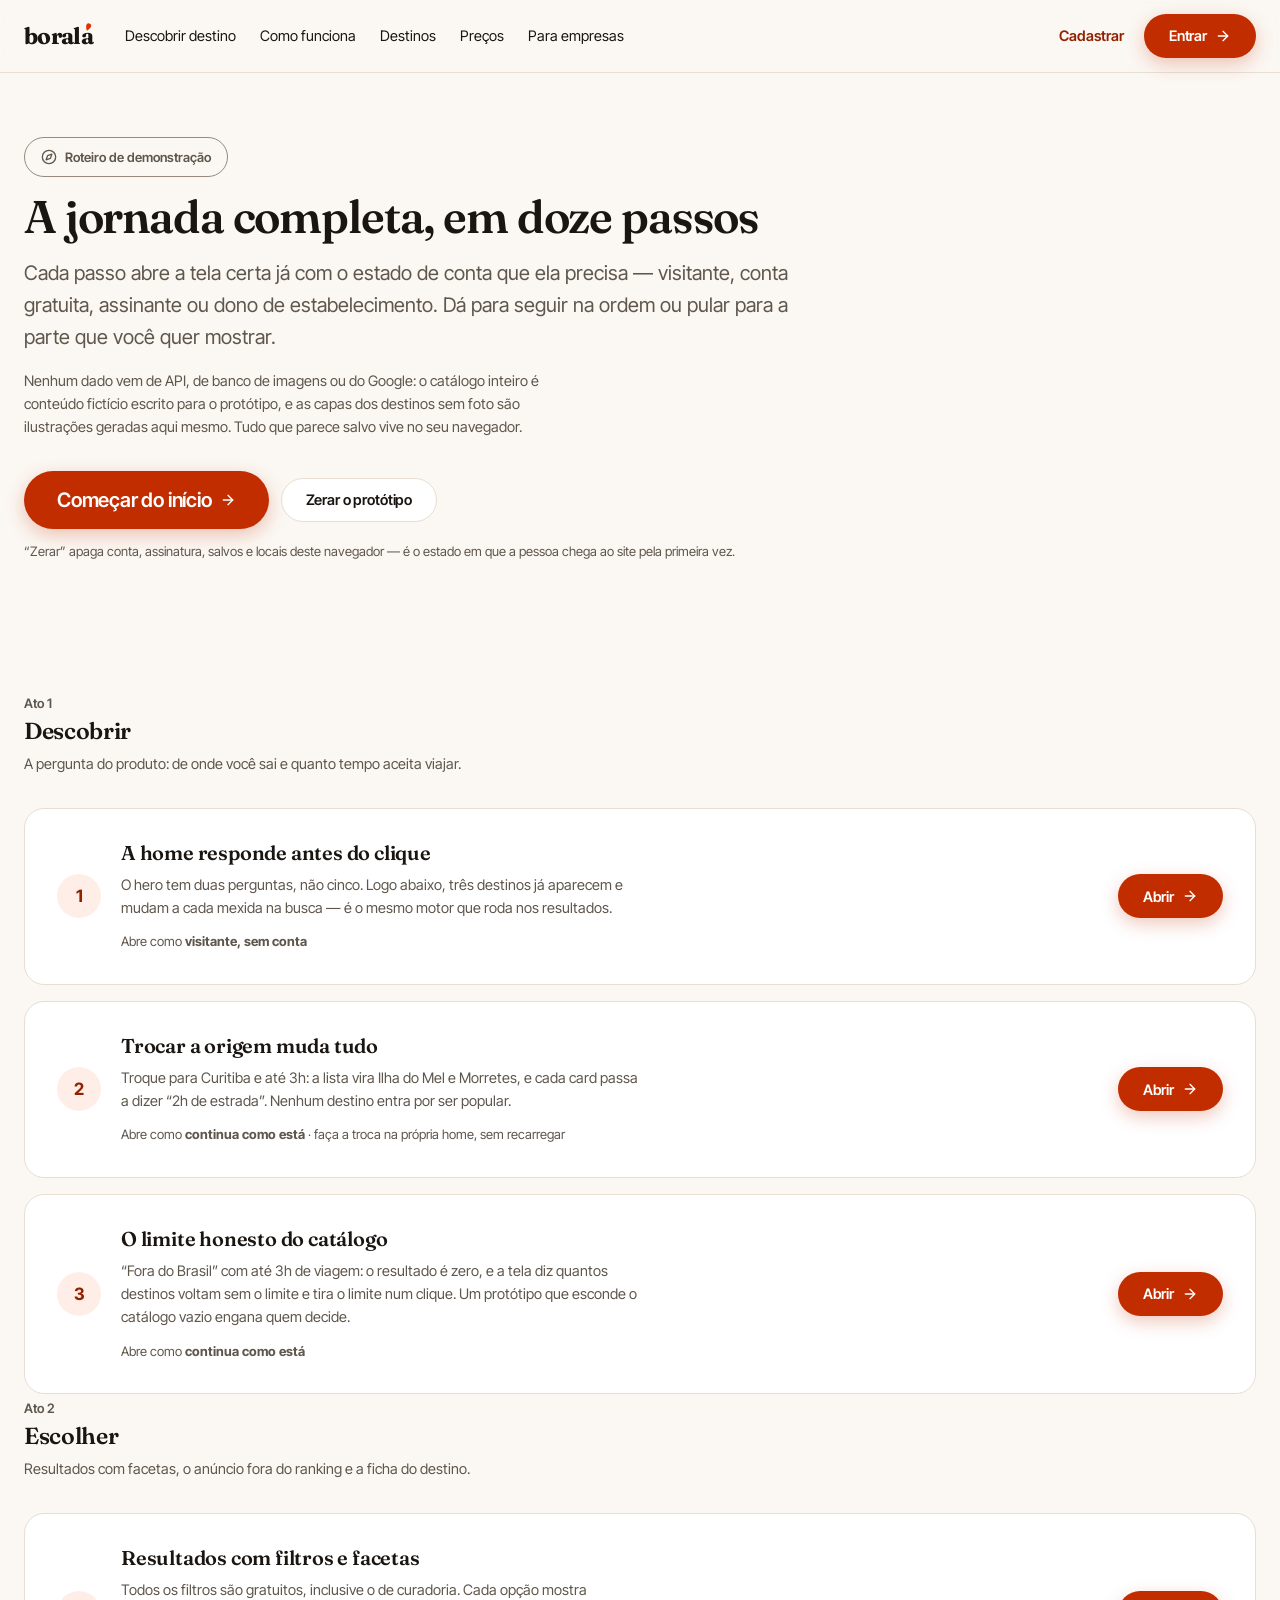
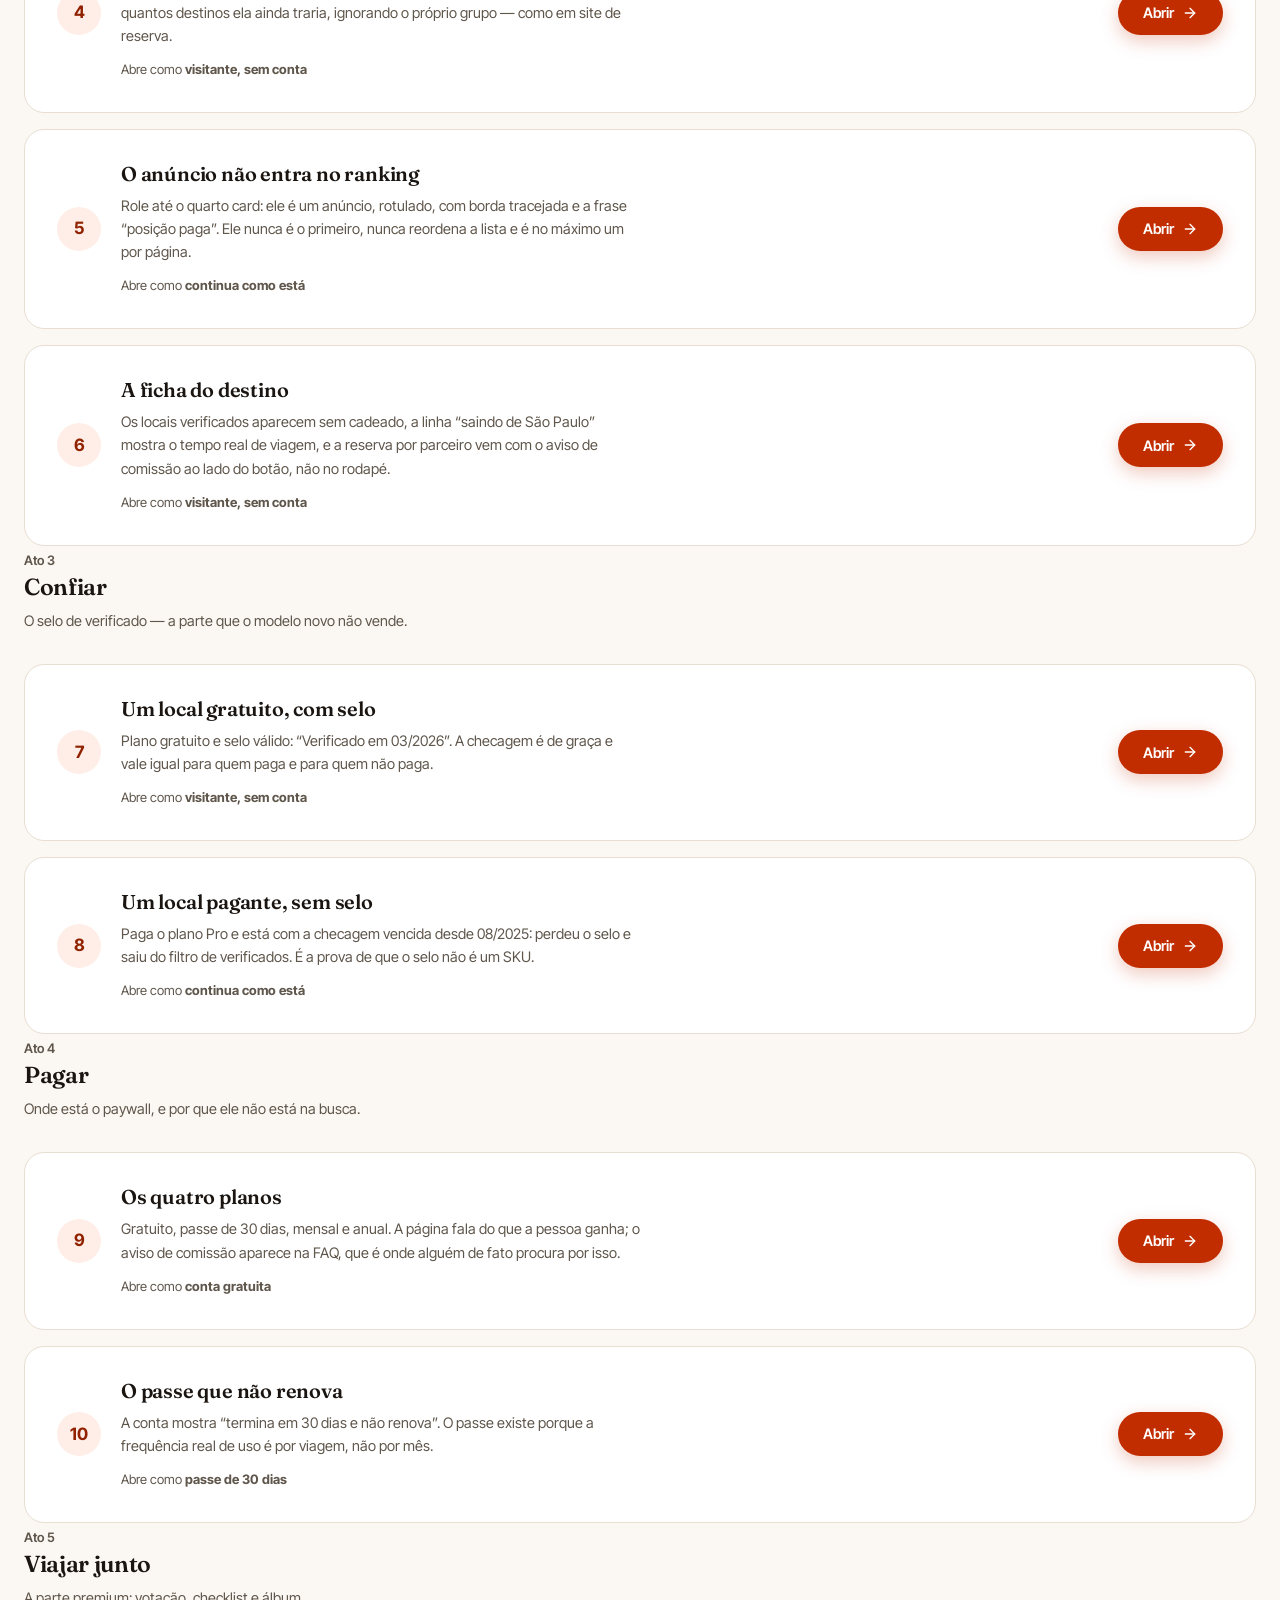
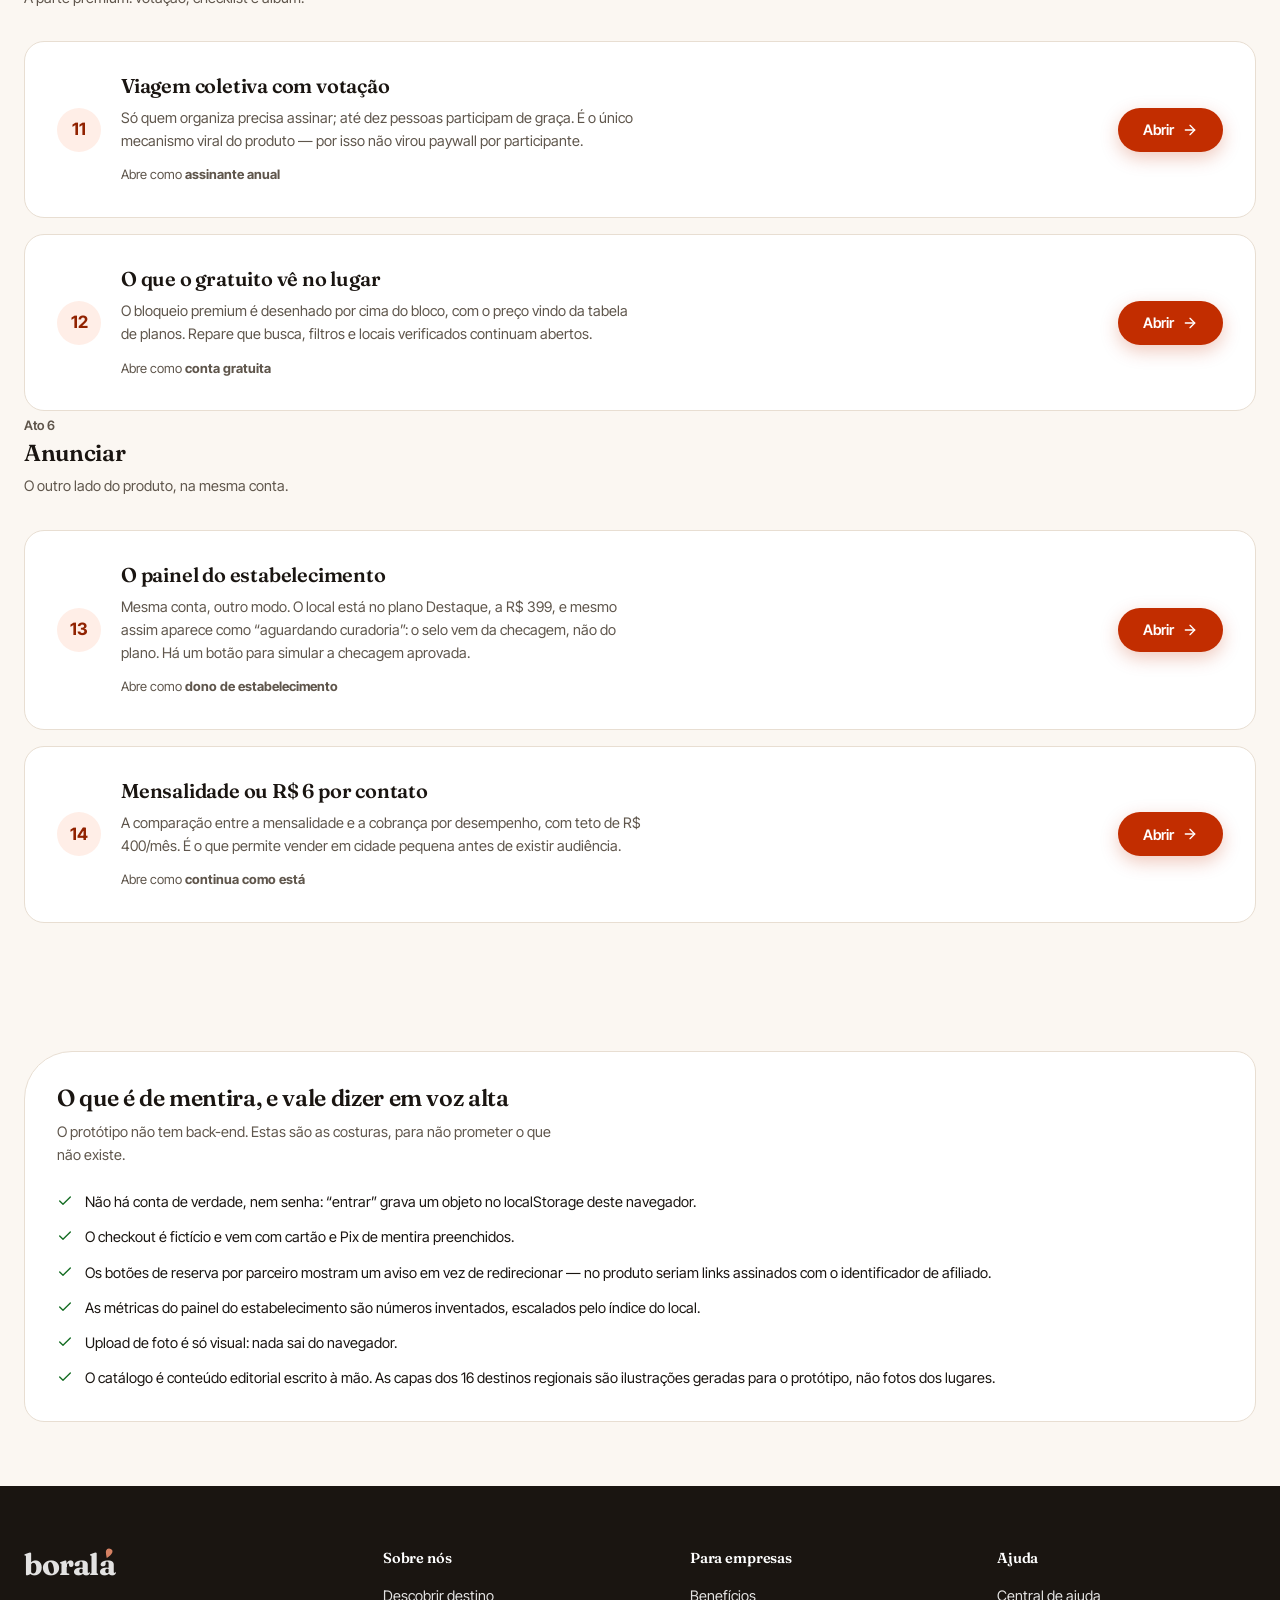
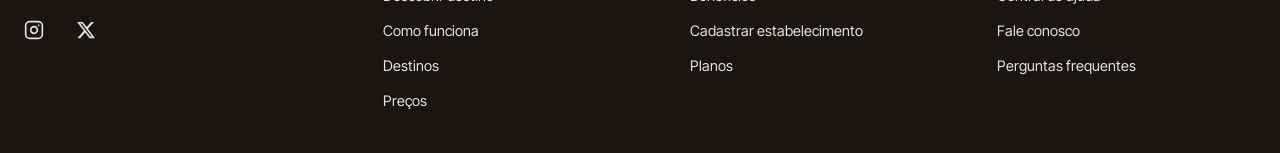
<file: jornada.html>
<!DOCTYPE html>
<html lang="pt-BR">
<head>
<meta charset="UTF-8">
<meta name="viewport" content="width=device-width, initial-scale=1">
<title>Boralá! — roteiro de demonstração</title>
<meta name="description" content="A jornada completa do usuário no protótipo do Boralá!, passo a passo, com o estado da conta já preparado em cada etapa.">
<link rel="icon" href="assets/img/favicon.svg" type="image/svg+xml">
<link rel="preconnect" href="https://fonts.googleapis.com">
<link rel="preconnect" href="https://fonts.gstatic.com" crossorigin>
<link href="https://fonts.googleapis.com/css2?family=Fraunces:ital,opsz,wght@0,9..144,400..800;1,9..144,400..700&family=Inter+Tight:wght@400;500;600;700&display=swap" rel="stylesheet">
<link rel="stylesheet" href="assets/css/design-system.css">
<link rel="stylesheet" href="assets/css/app.css">
</head>
<body>
<a class="skip-link" href="#conteudo">Pular para o conteúdo</a>
<div data-header></div>

<main id="conteudo">

  <!-- ============== CABEÇALHO ==============
       Esta página não é produto: é a trilha para apresentar o produto.
       Ela existe porque a jornada atravessa quatro estados de conta
       (visitante, gratuito, premium e estabelecimento) e, numa
       apresentação ao vivo, chegar em cada estado dava trabalho e
       quebrava o ritmo. Aqui cada passo prepara o estado sozinho. -->
  <section class="section section--sm">
    <div class="container">
      <span class="chip chip--outline"><span data-icone="bussola" data-icone-classe="icon--sm"></span> Roteiro de demonstração</span>
      <h1 class="mt-4">A jornada completa, em doze passos</h1>
      <p class="lead mt-4 measure">
        Cada passo abre a tela certa já com o estado de conta que ela precisa — visitante,
        conta gratuita, assinante ou dono de estabelecimento. Dá para seguir na ordem ou
        pular para a parte que você quer mostrar.
      </p>
      <p class="body-sm text-secondary mt-4 measure">
        Nenhum dado vem de API, de banco de imagens ou do Google: o catálogo inteiro é
        conteúdo fictício escrito para o protótipo, e as capas dos destinos sem foto são
        ilustrações geradas aqui mesmo. Tudo que parece salvo vive no seu navegador.
      </p>

      <div class="cluster gap-3 mt-8">
        <button class="btn btn--lg" type="button" id="comecar">
          Começar do início <span data-icone="seta" data-icone-classe="icon--sm"></span>
        </button>
        <button class="btn btn--outline" type="button" id="zerar">
          Zerar o protótipo
        </button>
      </div>
      <p class="caption text-secondary mt-3">
        “Zerar” apaga conta, assinatura, salvos e locais deste navegador — é o estado em
        que a pessoa chega ao site pela primeira vez.
      </p>
    </div>
  </section>

  <!-- ============== PASSOS ============== -->
  <section class="section section--sm">
    <div class="container">
      <div class="stack gap-10" id="atos"></div>
    </div>
  </section>

  <!-- ============== O QUE É FALSO ==============
       Uma apresentação honesta diz onde termina o protótipo. -->
  <section class="section section--sm">
    <div class="container">
      <div class="card blob-tl">
        <h2 class="title-lg">O que é de mentira, e vale dizer em voz alta</h2>
        <p class="body-sm text-secondary mt-2 measure">
          O protótipo não tem back-end. Estas são as costuras, para não prometer o que não existe.
        </p>
        <ul class="plan__list mt-6" id="ressalvas"></ul>
      </div>
    </div>
  </section>

</main>

<div data-footer></div>

<script src="assets/js/data.js"></script>
<script src="assets/js/app.js"></script>
<script>
(function () {
  BL.iniciar({ nav: "jornada", modo: "viajante" });

  /* ------------------------------------------------------------------
     Estados de conta. Cada passo declara o que precisa e a página monta
     esse estado antes de navegar — é o mesmo caminho que a barra de
     demonstração oferece, só que na ordem da história.
     ------------------------------------------------------------------ */
  const LOCAL_EXEMPLO = {
    nome: "Cervejaria Bierland",
    categoria: "Bar",
    cidade: "Blumenau, SC",
    site: "instagram.com/bierland",
    descricao: "Rota cervejeira guiada com degustação inclusa, no centro histórico.",
    plano: "destaque",
    status: "ativo",
    /* de propósito: paga o plano mais caro e ainda está sem selo, que é
       a regra de integridade mais difícil de acreditar sem ver */
    checagem: { em: null, estado: "pendente" }
  };

  const ESTADOS = {
    visitante: {
      rotulo: "visitante, sem conta",
      montar: function () { BL.resetar(); }
    },
    gratuito: {
      rotulo: "conta gratuita",
      montar: function () { BL.resetar(); BL.entrar("John Doe", "john.doe@example.com"); }
    },
    passe: {
      rotulo: "passe de 30 dias",
      montar: function () { BL.resetar(); BL.entrar("John Doe", "john.doe@example.com"); BL.assinar("passe"); }
    },
    premium: {
      rotulo: "assinante anual",
      montar: function () { BL.resetar(); BL.entrar("John Doe", "john.doe@example.com"); BL.assinar("anual"); }
    },
    parceiro: {
      rotulo: "dono de estabelecimento",
      montar: function () {
        BL.resetar();
        BL.entrar("John Doe", "john.doe@example.com");
        BL.adicionarLocal(LOCAL_EXEMPLO);
        BL.definirModo("estabelecimento");
      }
    },
    manter: { rotulo: "continua como está", montar: function () {} }
  };

  /* ------------------------------------------------------------------
     O roteiro. `destino` é a URL; `estado` é a conta que a tela precisa;
     `olhar` é a frase que a pessoa que apresenta fala.
     ------------------------------------------------------------------ */
  const ATOS = [
    {
      nome: "Descobrir",
      resumo: "A pergunta do produto: de onde você sai e quanto tempo aceita viajar.",
      passos: [
        {
          titulo: "A home responde antes do clique",
          estado: "visitante",
          destino: "index.html",
          olhar: "O hero tem duas perguntas, não cinco. Logo abaixo, três destinos já aparecem e mudam a cada mexida na busca — é o mesmo motor que roda nos resultados."
        },
        {
          titulo: "Trocar a origem muda tudo",
          estado: "manter",
          destino: "index.html",
          olhar: "Troque para Curitiba e até 3h: a lista vira Ilha do Mel e Morretes, e cada card passa a dizer “2h de estrada”. Nenhum destino entra por ser popular.",
          nota: "faça a troca na própria home, sem recarregar"
        },
        {
          titulo: "O limite honesto do catálogo",
          estado: "manter",
          destino: "index.html?origem=saopaulo&onde=exterior&tempo=3&clima=turismo&pessoas=2",
          olhar: "“Fora do Brasil” com até 3h de viagem: o resultado é zero, e a tela diz quantos destinos voltam sem o limite e tira o limite num clique. Um protótipo que esconde o catálogo vazio engana quem decide."
        }
      ]
    },
    {
      nome: "Escolher",
      resumo: "Resultados com facetas, o anúncio fora do ranking e a ficha do destino.",
      passos: [
        {
          titulo: "Resultados com filtros e facetas",
          estado: "visitante",
          destino: "resultados.html?pessoas=2&onde=brasil&clima=turismo&origem=saopaulo&tempo=6",
          olhar: "Todos os filtros são gratuitos, inclusive o de curadoria. Cada opção mostra quantos destinos ela ainda traria, ignorando o próprio grupo — como em site de reserva."
        },
        {
          titulo: "O anúncio não entra no ranking",
          estado: "manter",
          destino: "resultados.html?pessoas=2&onde=brasil&clima=turismo&origem=saopaulo&tempo=6",
          olhar: "Role até o quarto card: ele é um anúncio, rotulado, com borda tracejada e a frase “posição paga”. Ele nunca é o primeiro, nunca reordena a lista e é no máximo um por página."
        },
        {
          titulo: "A ficha do destino",
          estado: "visitante",
          destino: "destino.html?id=campos-do-jordao&origem=saopaulo",
          olhar: "Os locais verificados aparecem sem cadeado, a linha “saindo de São Paulo” mostra o tempo real de viagem, e a reserva por parceiro vem com o aviso de comissão ao lado do botão, não no rodapé."
        }
      ]
    },
    {
      nome: "Confiar",
      resumo: "O selo de verificado — a parte que o modelo novo não vende.",
      passos: [
        {
          titulo: "Um local gratuito, com selo",
          estado: "visitante",
          destino: "estabelecimento.html?id=barreado-da-nair",
          olhar: "Plano gratuito e selo válido: “Verificado em 03/2026”. A checagem é de graça e vale igual para quem paga e para quem não paga."
        },
        {
          titulo: "Um local pagante, sem selo",
          estado: "manter",
          destino: "estabelecimento.html?id=hotel-fabric",
          olhar: "Paga o plano Pro e está com a checagem vencida desde 08/2025: perdeu o selo e saiu do filtro de verificados. É a prova de que o selo não é um SKU."
        }
      ]
    },
    {
      nome: "Pagar",
      resumo: "Onde está o paywall, e por que ele não está na busca.",
      passos: [
        {
          titulo: "Os quatro planos",
          estado: "gratuito",
          destino: "premium.html",
          olhar: "Gratuito, passe de 30 dias, mensal e anual. A página fala do que a pessoa ganha; o aviso de comissão aparece na FAQ, que é onde alguém de fato procura por isso."
        },
        {
          titulo: "O passe que não renova",
          estado: "passe",
          destino: "conta.html#assinatura",
          olhar: "A conta mostra “termina em 30 dias e não renova”. O passe existe porque a frequência real de uso é por viagem, não por mês."
        }
      ]
    },
    {
      nome: "Viajar junto",
      resumo: "A parte premium: votação, checklist e álbum.",
      passos: [
        {
          titulo: "Viagem coletiva com votação",
          estado: "premium",
          destino: "viagem.html?id=fim-de-ano",
          olhar: "Só quem organiza precisa assinar; até dez pessoas participam de graça. É o único mecanismo viral do produto — por isso não virou paywall por participante."
        },
        {
          titulo: "O que o gratuito vê no lugar",
          estado: "gratuito",
          destino: "viagens.html",
          olhar: "O bloqueio premium é desenhado por cima do bloco, com o preço vindo da tabela de planos. Repare que busca, filtros e locais verificados continuam abertos."
        }
      ]
    },
    {
      nome: "Anunciar",
      resumo: "O outro lado do produto, na mesma conta.",
      passos: [
        {
          titulo: "O painel do estabelecimento",
          estado: "parceiro",
          destino: "parceiros-painel.html",
          olhar: "Mesma conta, outro modo. O local está no plano Destaque, a R$ 399, e mesmo assim aparece como “aguardando curadoria”: o selo vem da checagem, não do plano. Há um botão para simular a checagem aprovada."
        },
        {
          titulo: "Mensalidade ou R$ 6 por contato",
          estado: "manter",
          destino: "parceiros-painel.html#plano",
          olhar: "A comparação entre a mensalidade e a cobrança por desempenho, com teto de R$ 400/mês. É o que permite vender em cidade pequena antes de existir audiência."
        }
      ]
    }
  ];

  const RESSALVAS = [
    "Não há conta de verdade, nem senha: “entrar” grava um objeto no localStorage deste navegador.",
    "O checkout é fictício e vem com cartão e Pix de mentira preenchidos.",
    "Os botões de reserva por parceiro mostram um aviso em vez de redirecionar — no produto seriam links assinados com o identificador de afiliado.",
    "As métricas do painel do estabelecimento são números inventados, escalados pelo índice do local.",
    "Upload de foto é só visual: nada sai do navegador.",
    "O catálogo é conteúdo editorial escrito à mão. As capas dos 16 destinos regionais são ilustrações geradas para o protótipo, não fotos dos lugares."
  ];

  /* ------------------------------------------------------------------ */
  function ir(passo) {
    (ESTADOS[passo.estado] || ESTADOS.manter).montar();
    location.href = passo.destino;
  }

  const alvo = document.getElementById("atos");
  let n = 0;

  ATOS.forEach(function (ato, iAto) {
    const bloco = BL.el(
      '<div>' +
        '<div class="secao-topo">' +
          "<div>" +
            '<span class="caption strong text-secondary">Ato ' + (iAto + 1) + "</span>" +
            "<h2 class=\"title-lg mt-1\">" + ato.nome + "</h2>" +
            '<p class="body-sm text-secondary mt-2 measure">' + ato.resumo + "</p>" +
          "</div>" +
        "</div>" +
        '<div class="stack gap-4 mt-6" data-passos></div>' +
      "</div>"
    );
    const lista = BL.$("[data-passos]", bloco);

    ato.passos.forEach(function (passo) {
      n += 1;
      const estado = ESTADOS[passo.estado] || ESTADOS.manter;
      const item = BL.el(
        '<article class="card passo">' +
          '<span class="passo__n" aria-hidden="true">' + n + "</span>" +
          '<div class="passo__corpo">' +
            '<h3 class="title-md">' + passo.titulo + "</h3>" +
            '<p class="body-sm text-secondary mt-2 measure">' + passo.olhar + "</p>" +
            '<p class="caption text-secondary mt-3">' +
              "Abre como <b>" + estado.rotulo + "</b>" +
              (passo.nota ? " · " + passo.nota : "") +
            "</p>" +
          "</div>" +
          '<div class="passo__cta">' +
            '<button class="btn" type="button">Abrir <span data-icone="seta" data-icone-classe="icon--sm"></span></button>' +
          "</div>" +
        "</article>"
      );
      BL.$("button", item).addEventListener("click", function () { ir(passo); });
      lista.appendChild(item);
    });

    alvo.appendChild(bloco);
  });

  document.getElementById("ressalvas").innerHTML = RESSALVAS.map(function (r) {
    return "<li>" + BL.icone("check", "icon--sm") + "<span>" + r + "</span></li>";
  }).join("");

  document.getElementById("comecar").addEventListener("click", function () {
    ir(ATOS[0].passos[0]);
  });

  document.getElementById("zerar").addEventListener("click", function () {
    BL.resetar();
    location.reload();
  });

  BL.hidratarIcones();
})();
</script>
</body>
</html>
</file>
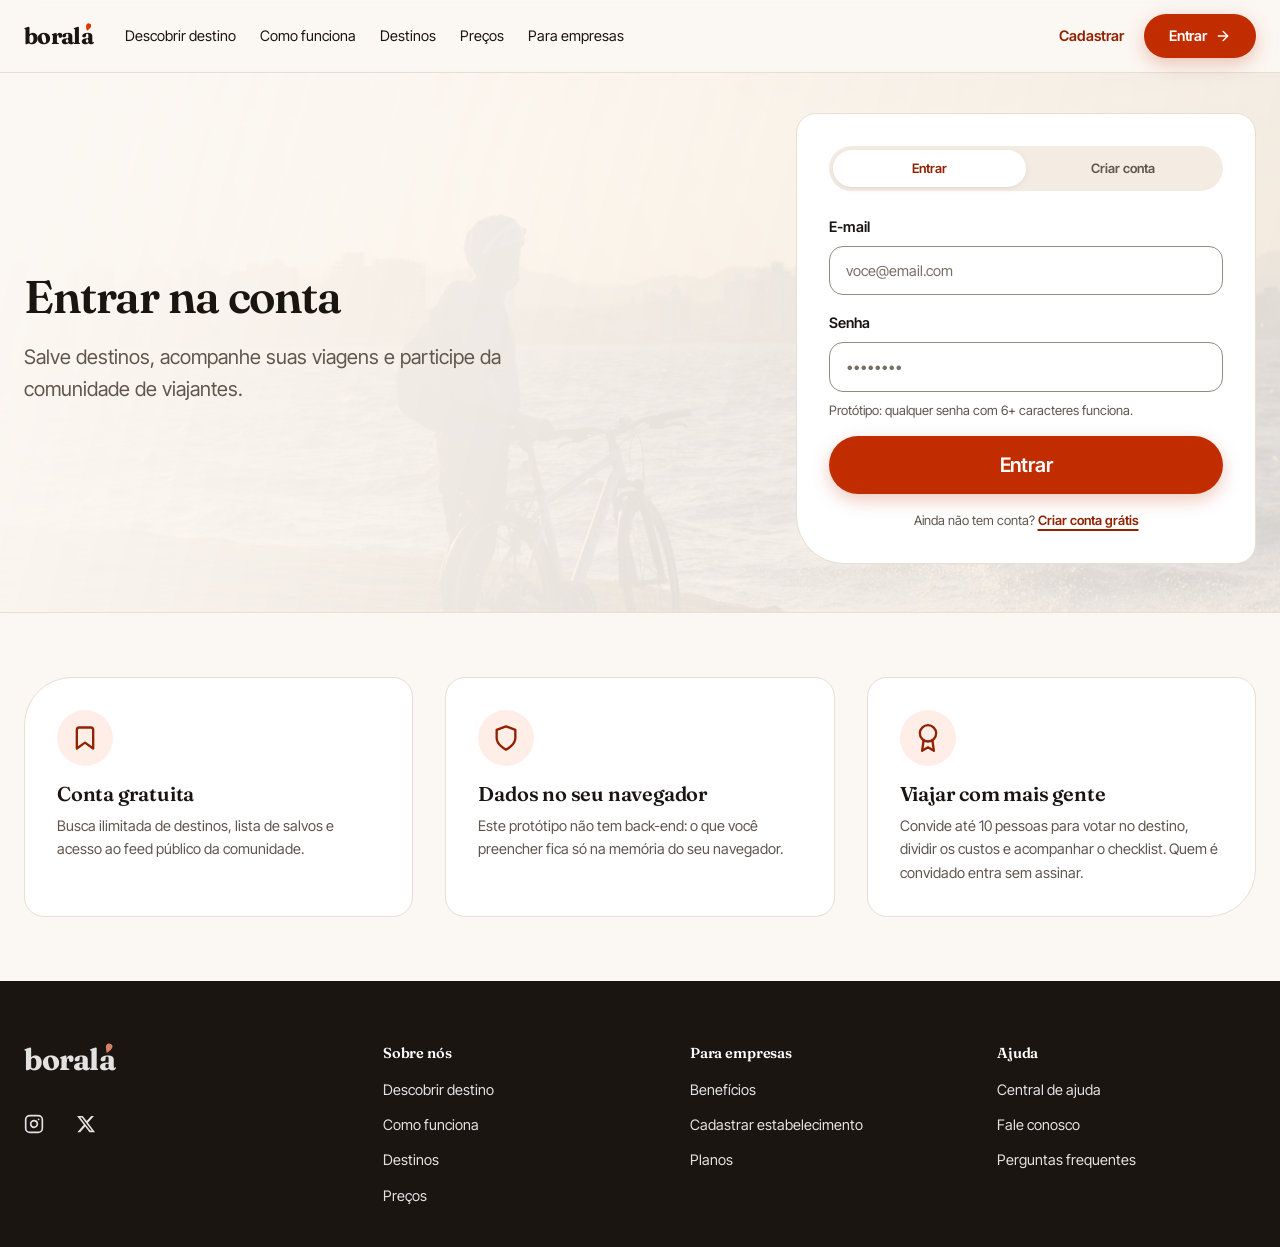
<file: login.html>
<!DOCTYPE html>
<html lang="pt-BR">
<head>
<meta charset="UTF-8">
<meta name="viewport" content="width=device-width, initial-scale=1">
<title>Entrar — Boralá!</title>
<link rel="icon" href="assets/img/favicon.svg" type="image/svg+xml">
<link rel="preconnect" href="https://fonts.googleapis.com">
<link rel="preconnect" href="https://fonts.gstatic.com" crossorigin>
<link href="https://fonts.googleapis.com/css2?family=Fraunces:ital,opsz,wght@0,9..144,400..800;1,9..144,400..700&family=Inter+Tight:wght@400;500;600;700&display=swap" rel="stylesheet">
<link rel="stylesheet" href="assets/css/design-system.css">
<link rel="stylesheet" href="assets/css/app.css">
</head>
<body>
<div data-header></div>

<main>
  <section class="hero hero--sm">
    <img class="hero__bg" src="assets/img/band.jpg" alt="">
    <div class="container hero__inner">
      <div class="grid grid--2" style="align-items: center">
        <div>
          <h1 id="titulo-auth">Entrar na conta</h1>
          <p class="hero__lead" id="sub-auth">Salve destinos, acompanhe suas viagens e participe da comunidade de viajantes.</p>
        </div>

        <div class="card blob-bl" style="max-width: 460px; width: 100%; justify-self: end">
          <div class="segmented" id="alternar-modo" style="width: 100%">
            <button type="button" data-modo="entrar" class="grow" aria-pressed="true">Entrar</button>
            <button type="button" data-modo="cadastro" class="grow" aria-pressed="false">Criar conta</button>
          </div>

          <form class="stack gap-4 mt-6" id="form-auth">
            <div class="field hidden" id="campo-nome">
              <label class="field__label" for="nome">Nome</label>
              <input class="input" type="text" id="nome" name="nome" placeholder="Como podemos te chamar?" autocomplete="name">
            </div>
            <div class="field">
              <label class="field__label" for="email">E-mail</label>
              <input class="input" type="email" id="email" name="email" placeholder="voce@email.com" autocomplete="email" required>
            </div>
            <div class="field">
              <label class="field__label" for="senha">Senha</label>
              <input class="input" type="password" id="senha" name="senha" placeholder="••••••••" autocomplete="current-password" required>
              <span class="field__hint">Protótipo: qualquer senha com 6+ caracteres funciona.</span>
            </div>

            <label class="check hidden" id="campo-termos">
              <input type="checkbox" id="termos">
              <span class="check__box"><span data-icone="check"></span></span>
              <span class="caption">Li e aceito os termos de uso e a política de privacidade.</span>
            </label>

            <button class="btn btn--lg btn--block" type="submit" id="btn-enviar">Entrar</button>
          </form>

          <p class="caption text-secondary text-center mt-4" id="rodape-auth">
            Ainda não tem conta? <button class="link caption" type="button" data-ir="cadastro" style="background:none;border:none;padding:0">Criar conta grátis</button>
          </p>
        </div>
      </div>
    </div>
  </section>

  <section class="section section--sm">
    <div class="container">
      <div class="grid grid--3">
        <div class="card card--flat blob-tl">
          <span class="icon-tile"><span data-icone="marcador" data-icone-classe="icon--lg"></span></span>
          <h4 class="mt-4">Conta gratuita</h4>
          <p class="body-sm text-secondary mt-2">Busca ilimitada de destinos, lista de salvos e acesso ao feed público da comunidade.</p>
        </div>
        <div class="card card--flat">
          <span class="icon-tile"><span data-icone="escudo" data-icone-classe="icon--lg"></span></span>
          <h4 class="mt-4">Dados no seu navegador</h4>
          <p class="body-sm text-secondary mt-2">Este protótipo não tem back-end: o que você preencher fica só na memória do seu navegador.</p>
        </div>
        <div class="card card--flat blob-br">
          <span class="icon-tile"><span data-icone="medalha" data-icone-classe="icon--lg"></span></span>
          <h4 class="mt-4">Viajar com mais gente</h4>
          <p class="body-sm text-secondary mt-2">Convide até 10 pessoas para votar no destino, dividir os custos e acompanhar o checklist. Quem é convidado entra sem assinar.</p>
        </div>
      </div>
    </div>
  </section>
</main>

<div data-footer></div>

<script src="assets/js/data.js"></script>
<script src="assets/js/app.js"></script>
<script>
(function () {
  BL.iniciar({ nav: "" });

  const p = BL.params();

  /* Quem já está logado não tem o que fazer na tela de entrar. */
  if (BL.logado() && !p.next) {
    location.href = BL.inicioDoModo();
    return;
  }
  let modo = p.modo === "cadastro" ? "cadastro" : "entrar";

  /* Quem veio de uma tela específica volta para ela. Sem isso, quem acabou
     de criar conta vai ver destinos — e não a aba premium da conta, que
     para uma conta nova é só uma parede de bloqueio. */
  function destino() {
    if (p.next) return p.next;
    return modo === "cadastro" ? "resultados.html" : "conta.html";
  }

  const titulo = document.getElementById("titulo-auth");
  const sub = document.getElementById("sub-auth");
  const campoNome = document.getElementById("campo-nome");
  const campoTermos = document.getElementById("campo-termos");
  const btnEnviar = document.getElementById("btn-enviar");
  const rodape = document.getElementById("rodape-auth");

  function aplicarModo(novo) {
    modo = novo;
    const cadastro = modo === "cadastro";
    titulo.textContent = cadastro ? "Criar sua conta" : "Entrar na conta";
    sub.textContent = cadastro
      ? "Leva menos de um minuto. Depois é só escolher com quem você viaja e para onde."
      : "Salve destinos, acompanhe suas viagens e participe da comunidade de viajantes.";
    campoNome.classList.toggle("hidden", !cadastro);
    campoTermos.classList.toggle("hidden", !cadastro);
    document.getElementById("nome").required = cadastro;
    btnEnviar.textContent = cadastro ? "Criar conta grátis" : "Entrar";
    rodape.innerHTML = cadastro
      ? 'Já tem conta? <button class="link caption" type="button" data-ir="entrar" style="background:none;border:none;padding:0">Entrar</button>'
      : 'Ainda não tem conta? <button class="link caption" type="button" data-ir="cadastro" style="background:none;border:none;padding:0">Criar conta grátis</button>';
    BL.$$("#alternar-modo button").forEach(function (b) {
      b.setAttribute("aria-pressed", b.dataset.modo === modo);
    });
    ligarTrocas();
  }

  function ligarTrocas() {
    BL.$$("[data-ir]").forEach(function (b) {
      b.onclick = function () { aplicarModo(b.dataset.ir); };
    });
  }

  BL.$$("#alternar-modo button").forEach(function (b) {
    b.addEventListener("click", function () { aplicarModo(b.dataset.modo); });
  });

  aplicarModo(modo);

  document.getElementById("form-auth").addEventListener("submit", function (e) {
    e.preventDefault();
    const senha = document.getElementById("senha").value;
    if (senha.length < 6) { BL.toast("A senha precisa de pelo menos 6 caracteres."); return; }
    if (modo === "cadastro" && !document.getElementById("termos").checked) {
      BL.toast("É preciso aceitar os termos para criar a conta.");
      return;
    }
    const email = document.getElementById("email").value;
    const nome = document.getElementById("nome").value || email.split("@")[0];
    BL.entrar(nome.charAt(0).toUpperCase() + nome.slice(1), email);
    BL.toast(modo === "cadastro"
      ? "Conta criada! Estes são os destinos mais procurados."
      : "Bom te ver de novo!", "sucesso");
    const ir = destino();
    setTimeout(function () { location.href = ir; }, 700);
  });
})();
</script>
</body>
</html>
</file>
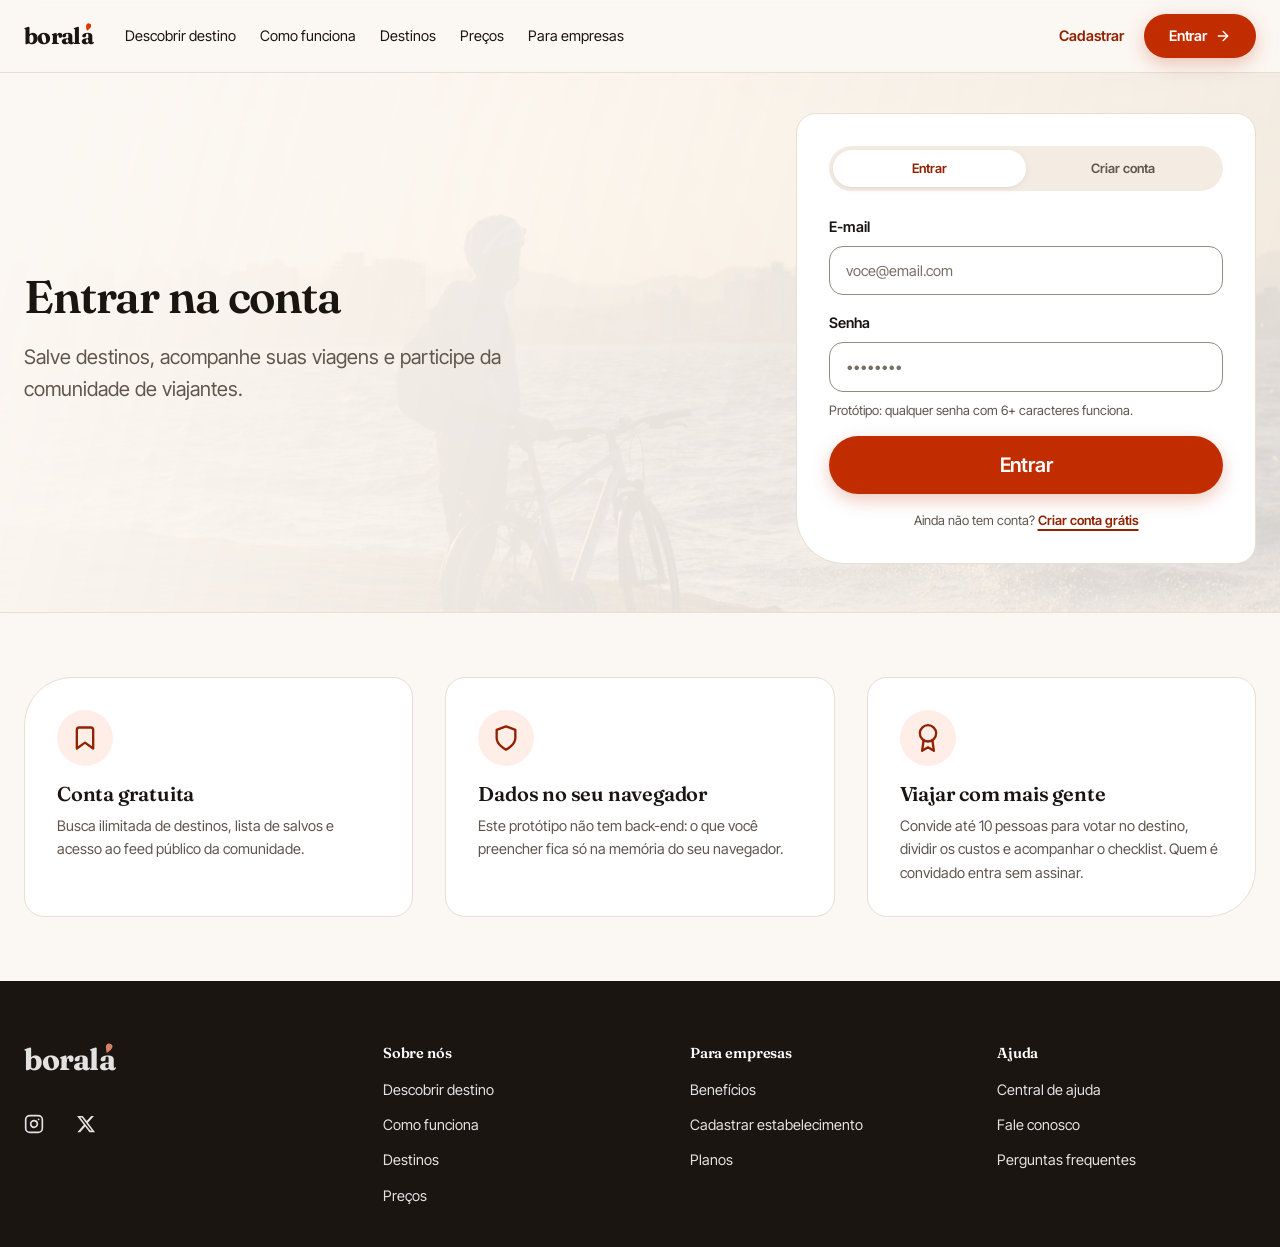
<file: parceiros-painel.html>
<!DOCTYPE html>
<html lang="pt-BR">
<head>
<meta charset="UTF-8">
<meta name="viewport" content="width=device-width, initial-scale=1">
<title>Painel do estabelecimento — Boralá!</title>
<link rel="icon" href="assets/img/favicon.svg" type="image/svg+xml">
<link rel="preconnect" href="https://fonts.googleapis.com">
<link rel="preconnect" href="https://fonts.gstatic.com" crossorigin>
<link href="https://fonts.googleapis.com/css2?family=Fraunces:ital,opsz,wght@0,9..144,400..800;1,9..144,400..700&family=Inter+Tight:wght@400;500;600;700&display=swap" rel="stylesheet">
<link rel="stylesheet" href="assets/css/design-system.css">
<link rel="stylesheet" href="assets/css/app.css">
</head>
<body>
<div data-header></div>

<main>
  <section class="hero hero--sm">
    <img class="hero__bg" src="assets/img/curitiba.jpg" alt="">
    <div class="container hero__inner">
      <div class="cluster between gap-6" style="align-items: flex-end" id="topo-painel"></div>
      <!-- com mais de um local, o painel precisa dizer de qual ele está falando -->
      <div class="mt-8" id="troca-local"></div>
    </div>
  </section>

  <section class="section">
    <div class="container">
      <div class="grid grid--4" id="metricas"></div>

      <div class="grid grid--aside mt-12" id="audiencia">
        <div class="card blob-tl">
          <div class="cluster between gap-4">
            <div>
              <h3>Visualizações nas buscas</h3>
              <p class="body-sm text-secondary mt-2">Últimas 7 semanas, considerando buscas que combinam com o seu perfil de público.</p>
            </div>
            <span class="tag tag--success"><span data-icone="alta" data-icone-classe="icon--sm"></span> +42% no mês</span>
          </div>
          <div class="bars mt-8" id="grafico"></div>
        </div>

        <!-- Comparação entre mensalidade e cobrança por contato: o parceiro
             precisa poder decidir com o número dele na mão. -->
        <div class="card card--flat" id="comparacao-cobranca"></div>

        <aside class="card card--brand-subtle blob-tr">
          <h4>Público que mais te encontra</h4>
          <div class="stack gap-4 mt-6" id="publico"></div>
        </aside>
      </div>

      <!-- local em destaque -->
      <div class="mt-12" id="area-destaque"></div>

      <!-- todos os locais da conta -->
      <div class="mt-12" id="meus-locais"></div>

      <!-- assinatura / taxa -->
      <div class="mt-12" id="area-plano"></div>
    </div>
  </section>
</main>

<div data-footer></div>

<script src="assets/js/data.js"></script>
<script src="assets/js/app.js"></script>
<script>
(function () {
  /* Abrir o painel é entrar no papel de estabelecimento: o menu, o rodapé e
     o menu do avatar passam a ser os do negócio até a pessoa trocar de volta. */
  if (BL.iniciar({ nav: "painel", exigeLogin: true, modo: "estabelecimento" }) === false) return;

  if (!BL.temLocais()) {
    location.href = "parceiros.html#cadastro";
    return;
  }
  /* exigeLogin resolve o caso sem conta, mas a troca de modo só acontece
     quando existe local — sem isso o header voltaria para o modo viajante. */
  BL.definirModo("estabelecimento");

  function local() { return BL.localAtivo(); }
  function planoAtual() {
    return BL_PLANOS_PARCEIRO.filter(function (p) { return p.id === local().plano; })[0] || BL_PLANOS_PARCEIRO[0];
  }
  function indiceLocal() {
    const id = local().id;
    return BL.locais().map(function (l) { return l.id; }).indexOf(id);
  }

  /* ---------- topo ---------- */
  function renderTopo() {
    const l = local();
    const p = planoAtual();
    document.getElementById("topo-painel").innerHTML =
      "<div>" +
        '<span class="chip chip--outline">' + BL.icone("loja", "icon--sm") + " Painel do estabelecimento</span>" +
        "<h1 class=\"mt-16\">" + l.nome + "</h1>" +
        '<p class="hero__lead">' + l.categoria + " · " + l.cidade + "</p>" +
      "</div>" +
      '<div class="cluster gap-3">' +
        seloHTML(l) +
        '<span class="badge badge--premium">Plano ' + p.nome + "</span>" +
      "</div>";
  }

  /* O selo vem da checagem, nunca do plano: é o que separa "paguei" de
     "fui conferido". Um local no plano gratuito pode estar verificado e um
     local pagante pode estar sem selo porque a checagem venceu. */
  function checado(l) {
    return !!(l.checagem && l.checagem.estado === "ok");
  }

  function seloHTML(l) {
    if (checado(l)) {
      return '<span class="badge">' + BL.icone("check-circulo", "icon--sm") +
        "Verificado em " + l.checagem.em + "</span>";
    }
    const vencido = l.checagem && l.checagem.estado === "expirado";
    return '<span class="badge" style="color: var(--text-secondary)">' + BL.icone("pino", "icon--sm") +
      (vencido ? "Checagem vencida" : "Aguardando curadoria") + "</span>";
  }

  /* ---------- troca de local ---------- */
  function renderTrocaLocal() {
    const alvo = document.getElementById("troca-local");
    const todos = BL.locais();
    if (todos.length < 2) { alvo.innerHTML = ""; return; }

    alvo.innerHTML = '<div class="segmented" role="tablist" aria-label="Escolher local">' +
      todos.map(function (l) {
        return '<button type="button" role="tab" data-local="' + l.id + '" aria-pressed="' +
          (l.id === local().id) + '">' + l.nome + "</button>";
      }).join("") + "</div>";

    BL.$$("[data-local]", alvo).forEach(function (b) {
      b.addEventListener("click", function () {
        BL.definirLocalAtivo(b.getAttribute("data-local"));
        renderTudo();
        window.scrollTo({ top: 0, behavior: "smooth" });
      });
    });
  }

  /* ---------- métricas ---------- */
  /* Os números são de demonstração; cada local recebe uma escala diferente
     para o painel não parecer que mostra o mesmo relatório para todos. */
  function escala() { return 1 - Math.min(indiceLocal(), 2) * 0.32; }

  function renderMetricas() {
    const m = BL_PARCEIRO_METRICAS;
    const f = escala();
    const views = m.visualizacoes.map(function (v) { return Math.round(v * f); });
    const total = views.reduce(function (a, b) { return a + b; }, 0);

    document.getElementById("metricas").innerHTML = [
      { v: total.toLocaleString("pt-BR"), l: "Visualizações nas buscas", i: "olho" },
      { v: Math.round(m.cliques * f), l: "Cliques na ficha do local", i: "alta" },
      { v: Math.round(m.salvos * f), l: "Viajantes que salvaram", i: "coracao" },
      /* Contato é a métrica que decide a renovação: visualização não paga
         conta de ninguém, e é também a base da cobrança por desempenho. */
      { v: Math.round(m.contatos * f), l: "Contatos recebidos", i: "balao" }
    ].map(function (c, idx) {
      return '<div class="card ' + (idx === 0 ? "blob-tl" : idx === 3 ? "blob-br" : "") + ' stat">' +
        '<span class="icon-tile" style="width:48px;height:48px;border-radius:16px">' + BL.icone(c.i) + "</span>" +
        '<span class="stat__value mt-4">' + c.v + "</span>" +
        '<span class="stat__label">' + c.l + "</span></div>";
    }).join("");

    /* Quanto custaria o mês no modelo por contato, para o parceiro poder
       comparar com a mensalidade em vez de aceitar no escuro. */
    const contatosMes = Math.round(m.contatos * f);
    const custoPorContato = Math.min(
      contatosMes * BL_PRECO_CONTATO.padrao,
      BL_PRECO_CONTATO.tetoPadrao
    );
    const planoDestaque = BL_PLANOS_PARCEIRO.filter(function (x) { return x.id === 'destaque'; })[0];
    const elComparacao = document.getElementById('comparacao-cobranca');
    if (elComparacao) {
      const maisBarato = custoPorContato < planoDestaque.preco
        ? 'por contato sai mais barato'
        : 'mensalidade sai mais barata';
      elComparacao.innerHTML =
        '<div class="cluster between gap-4"><div>' +
        '<h4>Mensalidade ou por contato?</h4>' +
        '<p class="body-sm text-secondary mt-2">Com ' + contatosMes +
        ' contatos no mês, o modelo por desempenho sairia por ' + BL.dinheiro(custoPorContato) +
        ' (' + BL.dinheiro(BL_PRECO_CONTATO.padrao) + ' por contato, teto de ' +
        BL.dinheiro(BL_PRECO_CONTATO.tetoPadrao) + '). A mensalidade do Destaque é ' +
        BL.dinheiro(planoDestaque.preco) + '.</p></div>' +
        '<span class="tag tag--success">' + maisBarato + '</span></div>';
    }

    const maior = Math.max.apply(null, views);
    document.getElementById("grafico").innerHTML = views.map(function (v, i) {
      const alt = Math.round((v / maior) * 100);
      return '<div class="bars__col ' + (i === views.length - 1 ? "is-on" : "") + '">' +
        '<span class="caption strong">' + v + "</span>" +
        '<div class="bars__bar" style="height:' + alt + '%"></div>' +
        '<span class="bars__label">' + m.semanas[i] + "</span></div>";
    }).join("");

    document.getElementById("publico").innerHTML = [
      { label: "Clima de romance", pct: 42 },
      { label: "Viagem em família", pct: 28 },
      { label: "Diversão com amigos", pct: 19 },
      { label: "A trabalho", pct: 11 }
    ].map(function (p) {
      return "<div><div class=\"row between\"><span class=\"small\">" + p.label + '</span><strong class="body-sm">' + p.pct + "%</strong></div>" +
        '<div class="meter"><span class="meter__fill" style="width:' + p.pct + '%"></span></div></div>';
    }).join("");
  }

  /* ---------- local em destaque ---------- */
  function renderDestaque() {
    const l = local();
    const temDestaque = l.plano === "destaque";
    const exemplo = blBuscarDestino("blumenau");
    const copia = Object.assign({}, exemplo, {
      nome: l.nome, uf: l.cidade, pais: "",
      /* o selo segue a checagem, não o plano */
      verificado: checado(l),
      tags: [l.categoria.toLowerCase(), "parceiro"], match: 93
    });

    document.getElementById("area-destaque").innerHTML =
      '<div class="card">' +
        '<div class="cluster between gap-4">' +
          "<div><h3>Seu anúncio</h3>" +
          '<p class="body-sm text-secondary mt-2">Seu card aparece num slot rotulado como anúncio, fora do ranking, para quem busca por ' + l.cidade + ".</p></div>" +
          (temDestaque
            ? '<label class="switch"><input type="checkbox" id="toggle-destaque" checked><span class="switch__track"></span><span class="body-sm">Destaque ativo</span></label>'
            : '<a class="btn" href="#plano">Ativar destaque ' + BL.icone("seta", "icon--sm") + "</a>") +
        "</div>" +

        '<div class="grid grid--2 mt-8" style="align-items: start">' +
          "<div>" +
            '<p class="caption strong text-secondary mb-4">PRÉVIA DO SEU CARD NOS RESULTADOS</p>' +
            /* a prévia nasce da cópia de um destino real, só para ter foto e
               formato: o local ainda não tem avaliação nenhuma */
            (temDestaque
              ? BL.cardDestino(copia, { patrocinado: true, semMatch: true, semNota: true })
              : BL.cardDestino(copia, { semMatch: true, semNota: true })) +
          "</div>" +
          '<div class="card card--flat">' +
            "<h4>O que o anúncio entrega</h4>" +
            '<ul class="plan__list mt-4">' +
              ["Slot de anúncio rotulado nos resultados da sua cidade", "Campanha segmentada por clima de viagem", "Relatório semanal de audiência", "Cobrança por mensalidade ou por contato recebido"]
                .map(function (t) {
                  return "<li>" + (temDestaque ? BL.icone("check", "icon--sm") : BL.icone("cadeado", "icon--sm")) + "<span>" + t + "</span></li>";
                }).join("") +
            "</ul>" +
            (temDestaque ? "" : '<p class="caption text-secondary mt-4">Disponível no plano Destaque (' +
              BL.dinheiro(BL_PLANOS_PARCEIRO.filter(function (x) { return x.id === "destaque"; })[0].preco) +
              "/mês) ou por contato recebido, a " + BL.dinheiro(BL_PRECO_CONTATO.padrao) + " cada.</p>") +
          "</div>" +
        "</div>" +
      "</div>";

    const toggle = document.getElementById("toggle-destaque");
    if (toggle) {
      toggle.addEventListener("change", function (e) {
        BL.toast(e.target.checked ? "Destaque ativado nos resultados." : "Destaque pausado.", e.target.checked ? "sucesso" : undefined);
      });
    }
  }

  /* ---------- todos os locais da conta ---------- */
  function renderMeusLocais() {
    const todos = BL.locais();
    const atual = local().id;

    document.getElementById("meus-locais").innerHTML =
      '<div class="secao-topo"><div>' +
        "<h3>Meus locais</h3>" +
        '<p class="body-sm text-secondary mt-2">Todos os estabelecimentos desta conta. Cada um tem o seu plano e o seu relatório.</p>' +
      "</div>" +
      '<a class="btn" href="parceiros.html#cadastro">' + BL.icone("mais", "icon--sm") + " Cadastrar outro local</a></div>" +

      '<div class="stack gap-3">' + todos.map(function (l) {
        const p = BL_PLANOS_PARCEIRO.filter(function (x) { return x.id === l.plano; })[0] || BL_PLANOS_PARCEIRO[0];
        return '<div class="localrow" aria-current="' + (l.id === atual) + '">' +
          '<span class="localrow__tile">' + BL.icone("loja") + "</span>" +
          '<span class="localrow__id"><strong class="body-sm">' + l.nome + "</strong>" +
            '<span class="caption text-secondary">' + l.categoria + " · " + l.cidade + " · plano " + p.nome + "</span></span>" +
          seloHTML(l) +
          '<span class="localrow__acoes">' +
            (l.id === atual
              ? '<span class="tag tag--success">' + BL.icone("check", "icon--sm") + "aberto no painel</span>"
              : '<button class="btn btn--sm btn--outline" type="button" data-ver="' + l.id + '">Abrir no painel</button>') +
            '<button class="btn btn--sm btn--ghost" type="button" data-remover="' + l.id + '">Remover</button>' +
          "</span>" +
        "</div>";
      }).join("") + "</div>";

    BL.$$("[data-ver]").forEach(function (b) {
      b.addEventListener("click", function () {
        BL.definirLocalAtivo(b.getAttribute("data-ver"));
        renderTudo();
        window.scrollTo({ top: 0, behavior: "smooth" });
      });
    });

    BL.$$("[data-remover]").forEach(function (b) {
      b.addEventListener("click", function () {
        const alvo = BL.buscarLocal(b.getAttribute("data-remover"));
        if (!alvo) return;
        BL.removerLocal(alvo.id);
        BL.toast("Local removido: " + alvo.nome + ".");
        /* sem local nenhum a conta volta a ser só de viajante */
        if (!BL.temLocais()) setTimeout(function () { location.href = "index.html"; }, 700);
        else renderTudo();
      });
    });
  }

  /* ---------- plano / taxa ---------- */
  function renderPlano() {
    const l = local();
    const atual = planoAtual();

    document.getElementById("area-plano").innerHTML =
      '<div id="plano">' +
      /* A checagem fica acima do plano de propósito: é a primeira coisa
         que o dono do local quer saber e não custa nada. */
      '<div class="card card--flat">' +
        '<div class="cluster between gap-4">' +
          "<div><h4>Checagem da curadoria</h4>" +
          '<p class="body-sm text-secondary mt-2">' +
            (checado(l)
              ? "Verificado em " + l.checagem.em + ". O selo vale 12 meses e não custa nada — nem depende do seu plano."
              : "A checagem é gratuita e independe do plano. Assim que aprovada, o selo aparece na sua ficha.") + "</p></div>" +
          seloHTML(l) +
        "</div>" +
        (checado(l) ? "" :
          '<button class="btn btn--outline btn--sm mt-6" type="button" id="pedir-checagem">' +
            BL.icone("escudo", "icon--sm") + " Simular checagem aprovada</button>") +
      "</div>" +
      '<h3 class="mt-12">Plano do local</h3>' +
      '<p class="body-sm text-secondary mt-2">O plano é por local — você pode ter um local no gratuito e outro em destaque. ' +
        'O que o plano compra é ferramenta e alcance; o selo de verificação é gratuito.</p>' +
      '<div class="grid grid--3 mt-8">' + BL_PLANOS_PARCEIRO.map(function (p) {
        const ativo = p.id === l.plano;
        return '<div class="card plan"' + (ativo ? ' style="outline: 3px solid var(--action-success)"' : "") + ">" +
          '<div class="cluster between"><h4>' + p.nome + "</h4>" +
            (ativo ? '<span class="tag tag--success">' + BL.icone("check", "icon--sm") + "plano atual</span>" : "") + "</div>" +
          '<div class="plan__price" style="font-size: 36px">' + (p.preco === 0 ? "R$ 0" : BL.dinheiro(p.preco)) + '<span class="body-sm">/mês</span></div>' +
          (p.precoAnual ? '<p class="caption text-secondary">ou ' + BL.dinheiro(p.precoAnual) + "/ano</p>" : "") +
          '<p class="body-sm text-secondary">' + p.descricao + "</p>" +
          (ativo
            ? '<button class="btn btn--outline btn--block" type="button" disabled>Plano ativo</button>'
            : '<button class="btn btn--block" type="button" data-trocar="' + p.id + '">Mudar para ' + p.nome + "</button>") +
          "</div>";
      }).join("") + "</div>" +

      '<div class="card card--flat mt-8">' +
        '<div class="cluster between gap-4">' +
          "<div><h4>Próxima cobrança</h4>" +
          '<p class="body-sm text-secondary mt-2">' + (atual.preco === 0
            ? "O plano deste local é gratuito — nada será cobrado. A checagem também não é cobrada."
            : BL.dinheiro(atual.preco) + " em 30 dias, no cartão terminado em 4242.") + "</p></div>" +
          '<button class="btn btn--ghost btn--sm" type="button" id="alterar-pagamento">' + BL.icone("cartao", "icon--sm") + " Alterar forma de pagamento</button>" +
        "</div>" +
      "</div></div>";

    BL.$$("[data-trocar]").forEach(function (b) {
      b.addEventListener("click", function () {
        BL.atualizarLocal(l.id, { plano: b.dataset.trocar });
        BL.toast("Plano de " + l.nome + " alterado para " + planoAtual().nome + ".", "sucesso");
        renderTudo();
        window.scrollTo({ top: document.getElementById("area-destaque").offsetTop - 100, behavior: "smooth" });
      });
    });

    /* Demonstra na prática que o selo não vem do plano: aprova a checagem
       sem tocar na cobrança. */
    const btnChecagem = document.getElementById("pedir-checagem");
    if (btnChecagem) {
      btnChecagem.addEventListener("click", function () {
        const agora = new Date();
        const mes = String(agora.getMonth() + 1).padStart(2, "0");
        BL.atualizarLocal(l.id, {
          status: "ativo",
          checagem: { em: mes + "/" + agora.getFullYear(), estado: "ok" }
        });
        BL.toast("Checagem aprovada. O selo não custou nada.", "sucesso");
        renderTudo();
      });
    }

    const btnPagamento = document.getElementById("alterar-pagamento");
    if (btnPagamento) {
      btnPagamento.addEventListener("click", function () {
        BL.toast("No protótipo não há cobrança real nem dados de pagamento.");
      });
    }
  }

  function renderTudo() {
    renderTopo();
    renderTrocaLocal();
    renderMetricas();
    renderDestaque();
    renderMeusLocais();
    renderPlano();
  }
  renderTudo();
})();
</script>
</body>
</html>
</file>
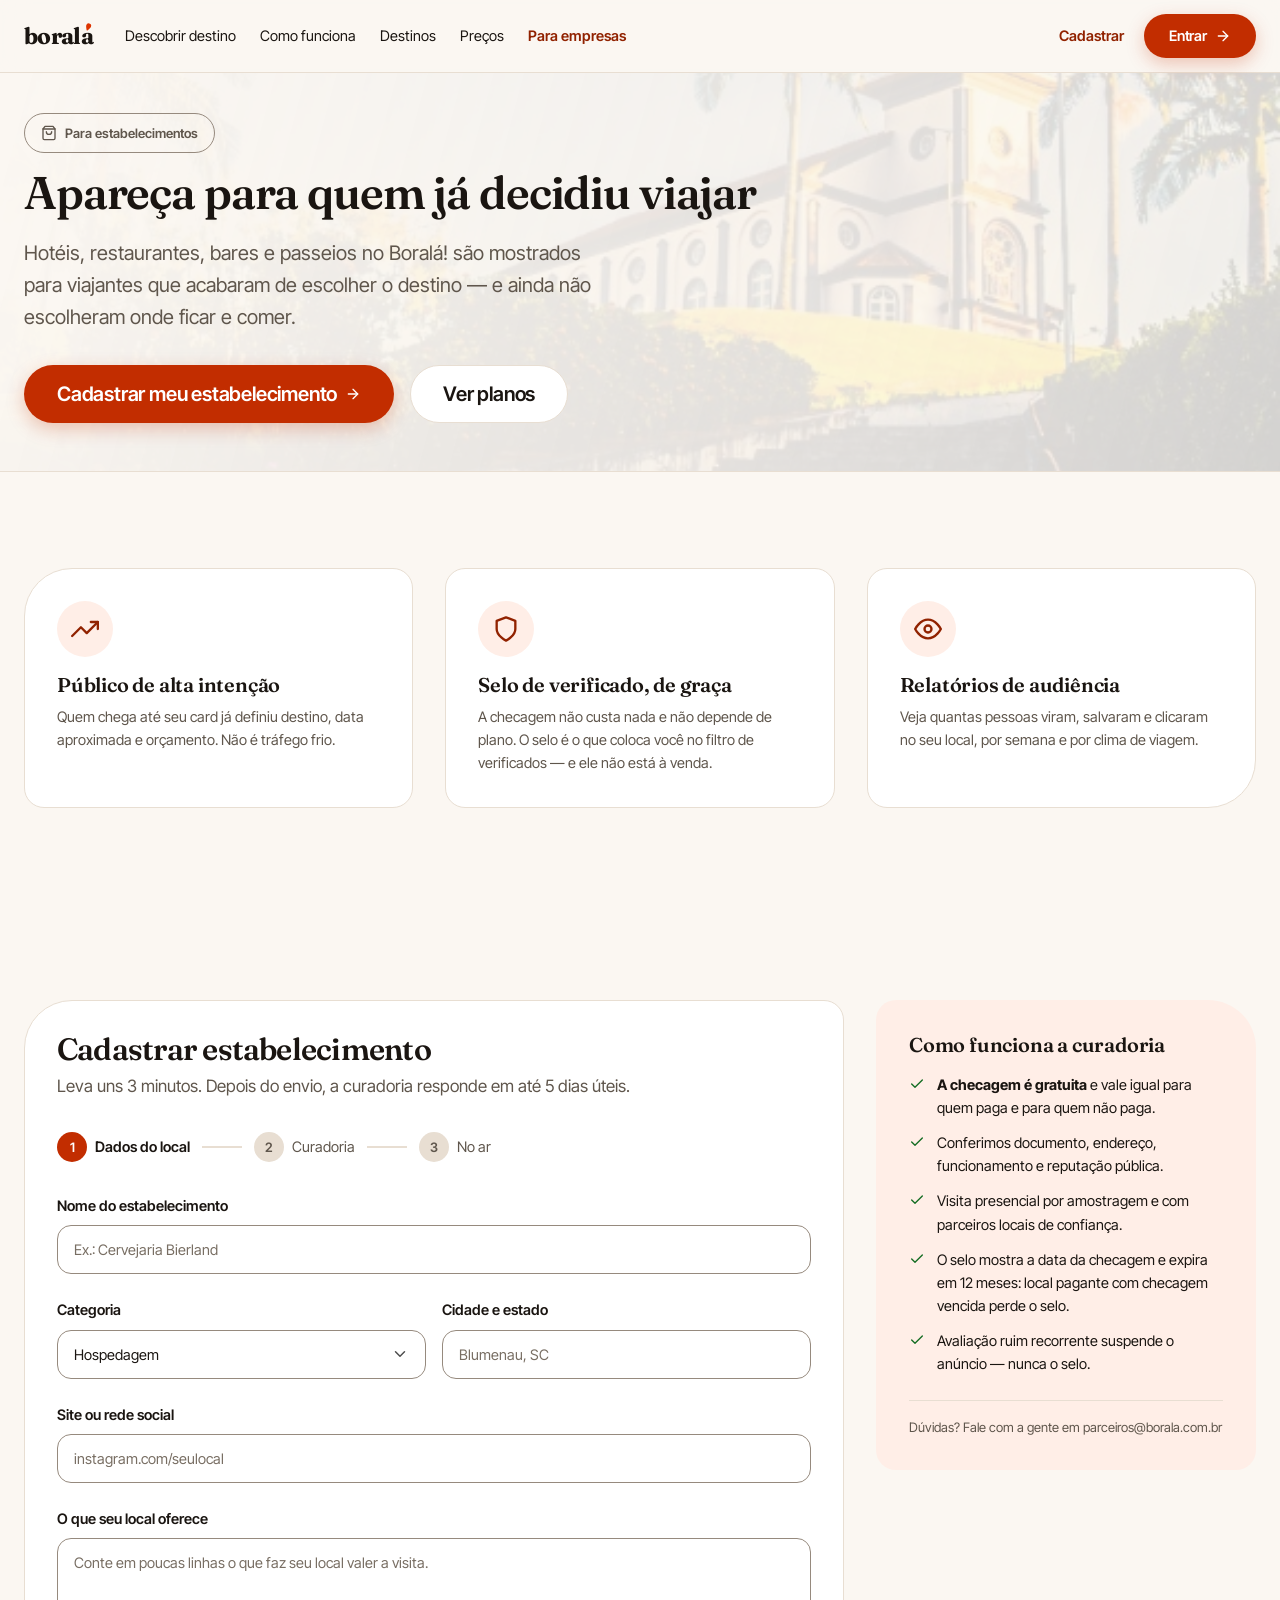
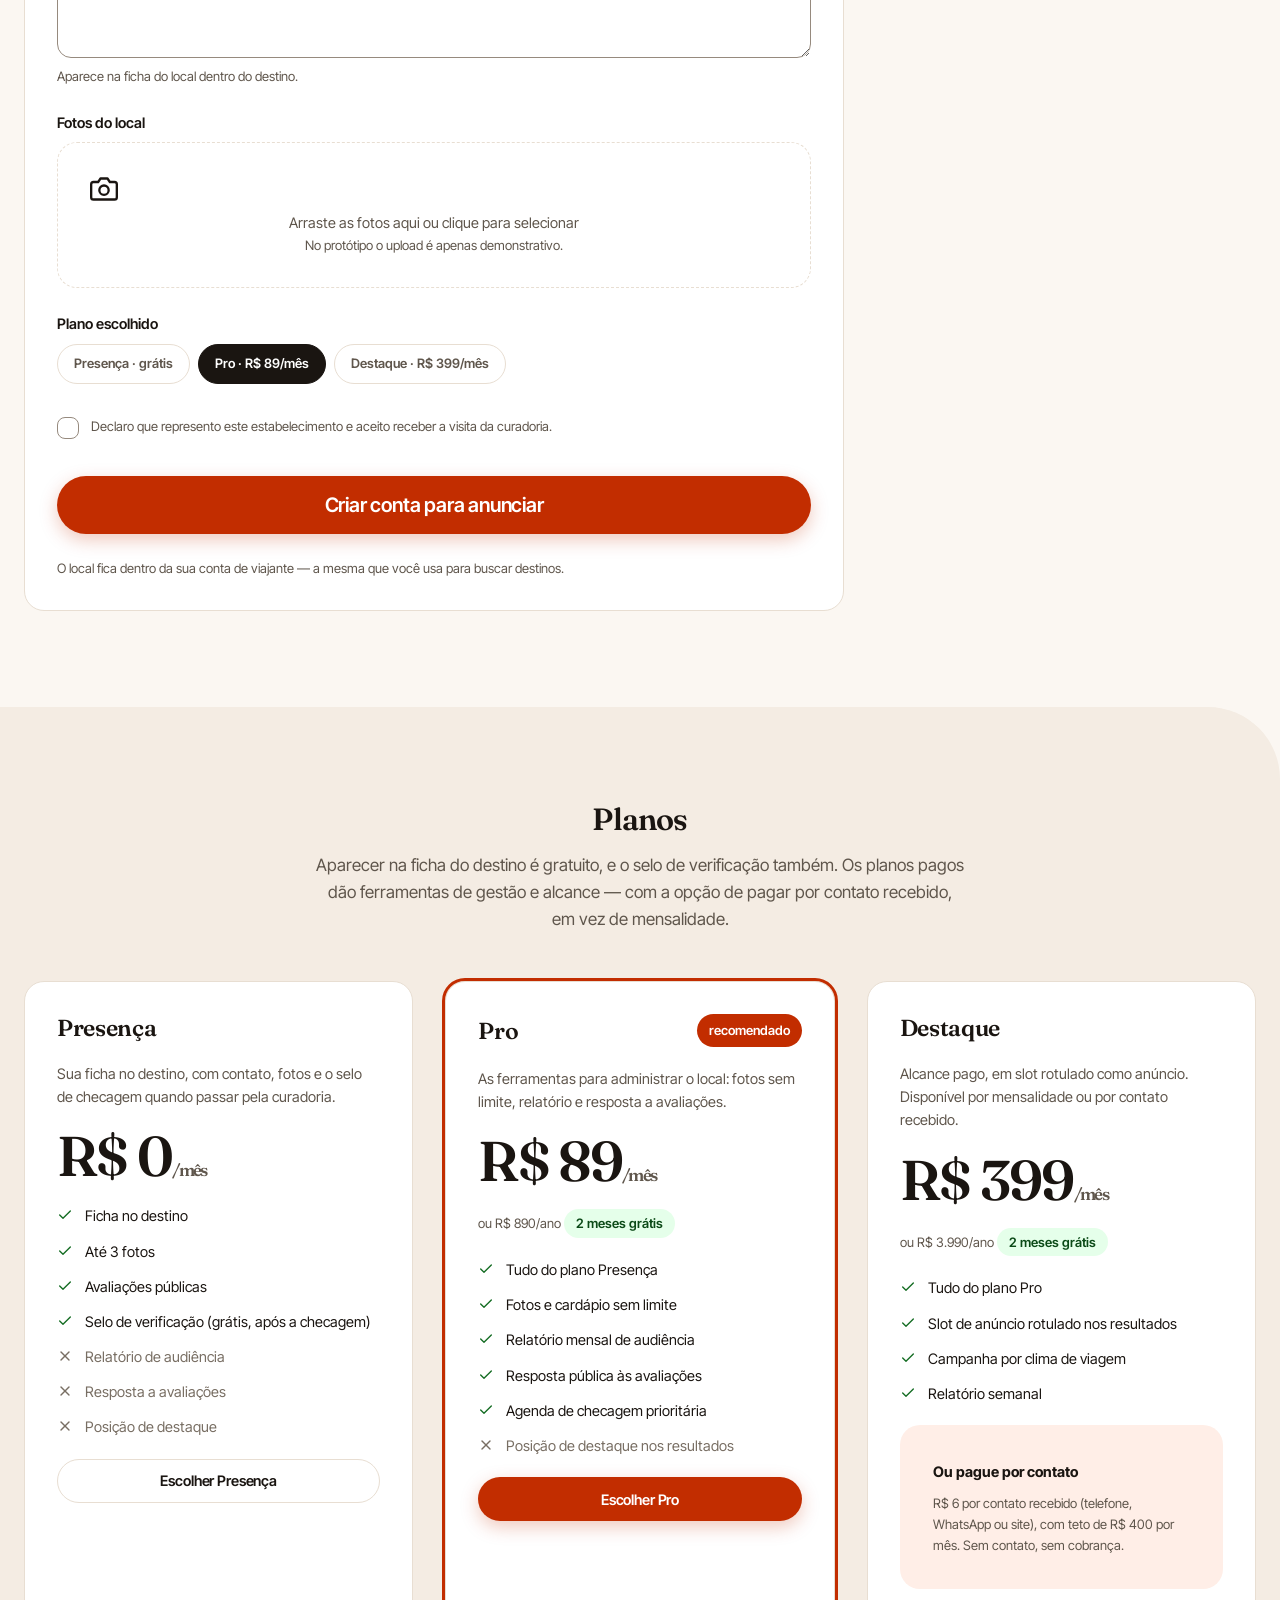
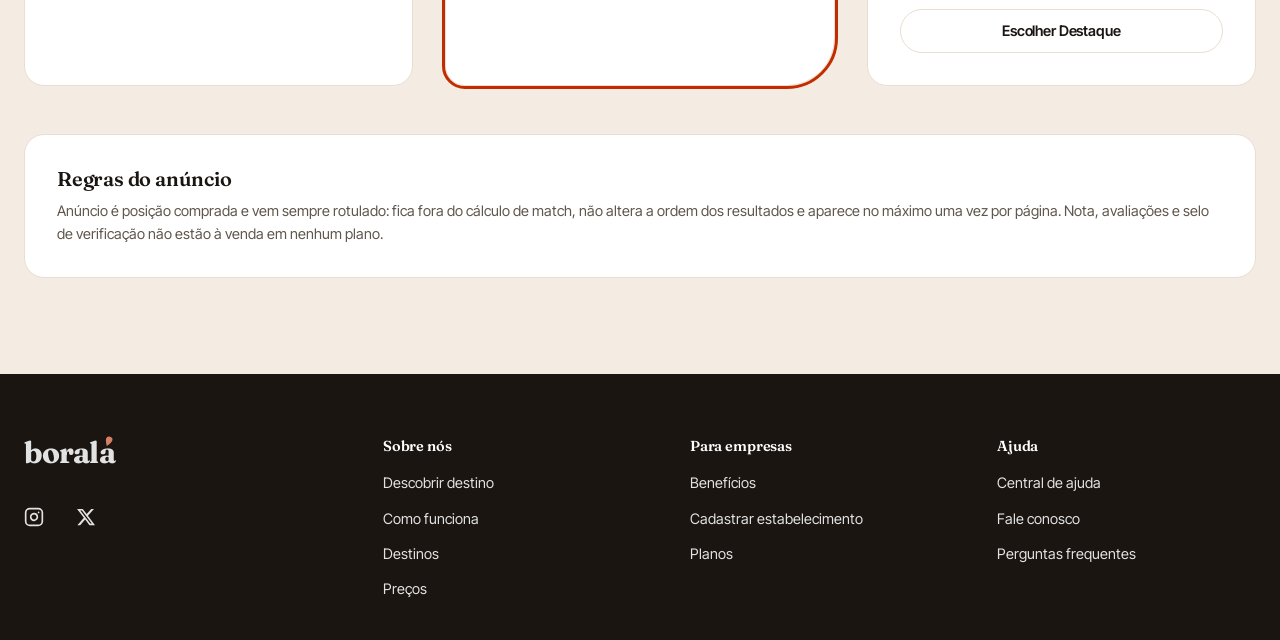
<file: parceiros.html>
<!DOCTYPE html>
<html lang="pt-BR">
<head>
<meta charset="UTF-8">
<meta name="viewport" content="width=device-width, initial-scale=1">
<title>Anunciar meu local — Boralá!</title>
<link rel="icon" href="assets/img/favicon.svg" type="image/svg+xml">
<link rel="preconnect" href="https://fonts.googleapis.com">
<link rel="preconnect" href="https://fonts.gstatic.com" crossorigin>
<link href="https://fonts.googleapis.com/css2?family=Fraunces:ital,opsz,wght@0,9..144,400..800;1,9..144,400..700&family=Inter+Tight:wght@400;500;600;700&display=swap" rel="stylesheet">
<link rel="stylesheet" href="assets/css/design-system.css">
<link rel="stylesheet" href="assets/css/app.css">
</head>
<body>
<div data-header></div>

<main>
  <!-- Para visitante, esta é uma página de divulgação B2B. Para quem já tem
       conta, é só o formulário de anunciar um local — a pessoa já conhece o
       produto, não precisa ser convencida de novo. -->
  <section class="hero hero--sm">
    <img class="hero__bg" src="assets/img/blumenau.jpg" alt="">
    <div class="container hero__inner">
      <div data-se="visitante">
        <span class="chip chip--outline"><span data-icone="loja" data-icone-classe="icon--sm"></span> Para estabelecimentos</span>
        <h1 class="mt-4">Apareça para quem já decidiu viajar</h1>
        <p class="hero__lead">Hotéis, restaurantes, bares e passeios no Boralá! são mostrados para viajantes que acabaram de escolher o destino — e ainda não escolheram onde ficar e comer.</p>
        <div class="cluster gap-4 mt-8">
          <a class="btn btn--lg" href="#cadastro">Cadastrar meu estabelecimento <span data-icone="seta" data-icone-classe="icon--sm"></span></a>
          <a class="btn btn--outline btn--lg" href="#planos">Ver planos</a>
        </div>
      </div>

      <div data-se="logado">
        <span class="chip chip--outline"><span data-icone="loja" data-icone-classe="icon--sm"></span> Seu negócio na sua conta</span>
        <h1 class="mt-4" id="titulo-logado">Anunciar um local</h1>
        <p class="hero__lead" id="sub-logado"></p>
        <div class="cluster gap-4 mt-8" id="cta-logado"></div>
      </div>
    </div>
  </section>

  <!-- benefícios: argumento de venda, só para quem ainda não entrou -->
  <section class="section" data-se="visitante">
    <div class="container">
      <div class="grid grid--3">
        <div class="card blob-tl step">
          <span class="icon-tile"><span data-icone="alta" data-icone-classe="icon--lg"></span></span>
          <div><h4>Público de alta intenção</h4>
          <p class="body-sm text-secondary mt-2">Quem chega até seu card já definiu destino, data aproximada e orçamento. Não é tráfego frio.</p></div>
        </div>
        <div class="card step">
          <span class="icon-tile"><span data-icone="escudo" data-icone-classe="icon--lg"></span></span>
          <div><h4>Selo de verificado, de graça</h4>
          <p class="body-sm text-secondary mt-2">A checagem não custa nada e não depende de plano. O selo é o que coloca você no filtro de verificados — e ele não está à venda.</p></div>
        </div>
        <div class="card blob-br step">
          <span class="icon-tile"><span data-icone="olho" data-icone-classe="icon--lg"></span></span>
          <div><h4>Relatórios de audiência</h4>
          <p class="body-sm text-secondary mt-2">Veja quantas pessoas viram, salvaram e clicaram no seu local, por semana e por clima de viagem.</p></div>
        </div>
      </div>
    </div>
  </section>

  <!-- quem já administra locais vê primeiro o que já é dele -->
  <section class="section section--sm" data-se="parceiro">
    <div class="container">
      <div id="area-meus-locais"></div>
    </div>
  </section>

  <!-- cadastro -->
  <section class="section" id="cadastro">
    <div class="container">
      <div class="grid grid--aside">
        <div class="card blob-tl">
          <h2 id="titulo-form">Cadastrar estabelecimento</h2>
          <p class="text-secondary mt-2">Leva uns 3 minutos. Depois do envio, a curadoria responde em até 5 dias úteis.</p>

          <form class="stack gap-6 mt-8" id="form-parceiro">
            <div class="stepper mb-2">
              <span class="stepper__item is-active"><span class="stepper__num">1</span>Dados do local</span>
              <span class="stepper__line"></span>
              <span class="stepper__item"><span class="stepper__num">2</span>Curadoria</span>
              <span class="stepper__line"></span>
              <span class="stepper__item"><span class="stepper__num">3</span>No ar</span>
            </div>

            <div class="field">
              <label class="field__label" for="nome">Nome do estabelecimento</label>
              <input class="input" id="nome" required placeholder="Ex.: Cervejaria Bierland">
            </div>

            <div class="grid grid--2" style="gap: 16px">
              <div class="field">
                <label class="field__label" for="categoria">Categoria</label>
                <select class="select" id="categoria">
                  <option>Hospedagem</option>
                  <option>Restaurante</option>
                  <option>Bar</option>
                  <option>Passeio ou experiência</option>
                  <option>Transporte local</option>
                </select>
              </div>
              <div class="field">
                <label class="field__label" for="cidade">Cidade e estado</label>
                <input class="input" id="cidade" required placeholder="Blumenau, SC">
              </div>
            </div>

            <div class="field">
              <label class="field__label" for="site">Site ou rede social</label>
              <input class="input" id="site" placeholder="instagram.com/seulocal">
            </div>

            <div class="field">
              <label class="field__label" for="descricao">O que seu local oferece</label>
              <textarea class="textarea" id="descricao" placeholder="Conte em poucas linhas o que faz seu local valer a visita."></textarea>
              <span class="field__hint">Aparece na ficha do local dentro do destino.</span>
            </div>

            <div class="field">
              <label class="field__label">Fotos do local</label>
              <div class="card card--flat text-center" style="border-style: dashed; padding: 32px">
                <span data-icone="camera" data-icone-classe="icon--lg" style="color: var(--c-brand-600)"></span>
                <p class="body-sm text-secondary mt-2">Arraste as fotos aqui ou clique para selecionar</p>
                <p class="caption text-secondary">No protótipo o upload é apenas demonstrativo.</p>
              </div>
            </div>

            <div class="field">
              <label class="field__label">Plano escolhido</label>
              <div class="cluster gap-2" id="escolha-plano"></div>
            </div>

            <label class="check">
              <input type="checkbox" id="aceite">
              <span class="check__box"><span data-icone="check"></span></span>
              <span class="caption">Declaro que represento este estabelecimento e aceito receber a visita da curadoria.</span>
            </label>

            <button class="btn btn--lg" type="submit" id="btn-enviar">Enviar cadastro</button>
          </form>
        </div>

        <aside class="stack gap-4 sticky-col">
          <!-- a mesma conta serve para os dois papéis: é o ponto que faz
               a pessoa entender por que não precisa de outro cadastro -->
          <div class="card card--brand-subtle blob-tr" data-se="logado">
            <h4>Vai ficar na sua conta</h4>
            <p class="body-sm mt-3" id="aviso-conta"></p>
            <p class="body-sm mt-3">Depois do envio, um botão no topo do site troca entre <b>viajar</b> e <b>administrar o local</b> quando você quiser.</p>
          </div>

          <div class="card card--brand-subtle blob-tr">
            <h4>Como funciona a curadoria</h4>
            <ul class="plan__list mt-4">
              <li><span data-icone="check" data-icone-classe="icon--sm"></span><span><strong>A checagem é gratuita</strong> e vale igual para quem paga e para quem não paga.</span></li>
              <li><span data-icone="check" data-icone-classe="icon--sm"></span><span>Conferimos documento, endereço, funcionamento e reputação pública.</span></li>
              <li><span data-icone="check" data-icone-classe="icon--sm"></span><span>Visita presencial por amostragem e com parceiros locais de confiança.</span></li>
              <li><span data-icone="check" data-icone-classe="icon--sm"></span><span>O selo mostra a data da checagem e expira em 12 meses: local pagante com checagem vencida perde o selo.</span></li>
              <li><span data-icone="check" data-icone-classe="icon--sm"></span><span>Avaliação ruim recorrente suspende o anúncio — nunca o selo.</span></li>
            </ul>
            <hr class="divider mt-6">
            <p class="caption text-secondary mt-4">Dúvidas? Fale com a gente em parceiros@borala.com.br</p>
          </div>
        </aside>
      </div>
    </div>
  </section>

  <!-- planos / taxa de assinatura -->
  <section class="section section--subtle" style="border-top-right-radius: var(--radius-blob-lg)" id="planos">
    <div class="container">
      <div class="text-center">
        <h2>Planos</h2>
        <p class="text-secondary measure mx-auto mt-4">Aparecer na ficha do destino é gratuito, e o selo de verificação também. Os planos pagos dão ferramentas de gestão e alcance — com a opção de pagar por contato recebido, em vez de mensalidade.</p>
      </div>
      <div class="grid grid--3 mt-12" id="planos-parceiro"></div>
      <div class="card card--flat mt-12" id="bloco-politica">
        <h4>Regras do anúncio</h4>
        <p class="body-sm text-secondary mt-2" id="politica-anuncio"></p>
      </div>
    </div>
  </section>
</main>

<div data-footer></div>

<script src="assets/js/data.js"></script>
<script src="assets/js/app.js"></script>
<script>
(function () {
  /* Esta página é o caminho de entrada do papel de estabelecimento, então
     ela própria não troca o modo: quem chega aqui ainda está viajando. */
  BL.iniciar({ nav: "parceiros" });

  const logado = BL.logado();
  const meus = BL.locais();
  let planoEscolhido = meus.length ? "verificado" : "verificado";

  /* ---- topo para quem já tem conta ---- */
  const titulo = document.getElementById("titulo-logado");
  if (titulo) {
    const sub = document.getElementById("sub-logado");
    const cta = document.getElementById("cta-logado");
    if (meus.length) {
      titulo.textContent = "Cadastrar outro local";
      sub.textContent = "Você já administra " + meus.length +
        (meus.length === 1 ? " local" : " locais") +
        " nesta conta. Cada local tem o seu próprio plano e relatório.";
      cta.innerHTML = '<a class="btn btn--inverse btn--lg" href="#cadastro">Cadastrar outro local ' +
          BL.icone("seta", "icon--sm") + "</a>" +
        '<button class="btn btn--outline btn--lg" type="button" data-ir-painel>Ir para o painel</button>';
    } else {
      titulo.textContent = "Anuncie seu local no Boralá!";
      sub.textContent = "Você aparece para viajantes que acabaram de escolher o destino. " +
        "O local fica dentro desta mesma conta — não existe cadastro separado.";
      cta.innerHTML = '<a class="btn btn--inverse btn--lg" href="#cadastro">Começar o cadastro ' +
        BL.icone("seta", "icon--sm") + "</a>";
    }
  }

  const aviso = document.getElementById("aviso-conta");
  if (aviso) {
    const u = BL.estado().usuario;
    aviso.innerHTML = "O local entra na conta <b>" + u.email +
      "</b>, a mesma que você usa para viajar. Seus destinos salvos e suas viagens continuam separados do negócio.";
  }

  BL.$$("[data-ir-painel]").forEach(function (b) {
    b.addEventListener("click", function () {
      BL.definirModo("estabelecimento");
      location.href = "parceiros-painel.html";
    });
  });

  /* ---- lista de locais já cadastrados ---- */
  const areaMeus = document.getElementById("area-meus-locais");
  if (areaMeus) {
    areaMeus.innerHTML =
      "<h2>Seus locais</h2>" +
      '<div class="stack gap-3 mt-6">' + meus.map(function (l) {
        const plano = BL_PLANOS_PARCEIRO.filter(function (p) { return p.id === l.plano; })[0] || BL_PLANOS_PARCEIRO[0];
        return '<div class="localrow">' +
          '<span class="localrow__tile">' + BL.icone("loja") + "</span>" +
          '<span class="localrow__id"><strong class="body-sm">' + l.nome + "</strong>" +
            '<span class="caption text-secondary">' + l.categoria + " · " + l.cidade + " · plano " + plano.nome + "</span></span>" +
          '<span class="localrow__acoes">' +
            '<button class="btn btn--sm btn--outline" type="button" data-abrir="' + l.id + '">Administrar</button>' +
          "</span>" +
        "</div>";
      }).join("") + "</div>";

    BL.$$("[data-abrir]", areaMeus).forEach(function (b) {
      b.addEventListener("click", function () {
        BL.definirLocalAtivo(b.getAttribute("data-abrir"));
        BL.definirModo("estabelecimento");
        location.href = "parceiros-painel.html";
      });
    });
  }

  /* ---- cards de plano ---- */
  const politica = document.getElementById("politica-anuncio");
  if (politica) politica.textContent = BL_POLITICA_ANUNCIO;

  document.getElementById("planos-parceiro").innerHTML = BL_PLANOS_PARCEIRO.map(function (p) {
    return '<div class="card plan ' + (p.recomendado ? "blob-br" : "") + '"' +
      (p.recomendado ? ' style="outline: 3px solid var(--c-brand-600)"' : "") + ">" +
      '<div class="cluster between"><h3>' + p.nome + "</h3>" +
        (p.recomendado ? '<span class="badge badge--premium">recomendado</span>' : "") + "</div>" +
      '<p class="body-sm text-secondary">' + p.descricao + "</p>" +
      '<div class="plan__price">' + (p.preco === 0 ? "R$ 0" : BL.dinheiro(p.preco)) + "<span>/mês</span></div>" +
      /* Anual é o que segura o parceiro além da primeira temporada. */
      (p.precoAnual
        ? '<p class="caption text-secondary">ou ' + BL.dinheiro(p.precoAnual) + '/ano <span class="tag tag--success">2 meses grátis</span></p>'
        : "") +
      '<ul class="plan__list">' +
        p.itens.map(function (i) { return "<li>" + BL.icone("check", "icon--sm") + "<span>" + i + "</span></li>"; }).join("") +
        p.fora.map(function (i) { return '<li class="is-off">' + BL.icone("fechar", "icon--sm") + "<span>" + i + "</span></li>"; }).join("") +
      "</ul>" +
      /* Onde o Boralá! ainda não tem audiência, mensalidade de
         Destaque é pedir fé. Por contato, o risco fica com a gente. */
      (p.porContato
        ? '<div class="card card--brand-subtle">' +
            '<strong class="body-sm">Ou pague por contato</strong>' +
            '<p class="caption text-secondary mt-2">' + BL.dinheiro(BL_PRECO_CONTATO.padrao) +
              " por contato recebido (telefone, WhatsApp ou site), com teto de " +
              BL.dinheiro(BL_PRECO_CONTATO.tetoPadrao) + " por mês. Sem contato, sem cobrança.</p>" +
          "</div>"
        : "") +
      '<a class="btn ' + (p.recomendado ? "" : "btn--outline") + ' btn--block" href="#cadastro" data-plano="' + p.id + '">Escolher ' + p.nome + "</a>" +
      "</div>";
  }).join("");

  /* ---- seleção de plano no formulário ---- */
  function renderEscolha() {
    document.getElementById("escolha-plano").innerHTML = BL_PLANOS_PARCEIRO.map(function (p) {
      return '<button class="chip ' + (p.id === planoEscolhido ? "is-selected" : "") + '" type="button" data-escolha="' + p.id + '">' +
        p.nome + (p.preco ? " · " + BL.dinheiro(p.preco) + "/mês" : " · grátis") + "</button>";
    }).join("");
    BL.$$("[data-escolha]").forEach(function (b) {
      b.addEventListener("click", function () {
        planoEscolhido = b.dataset.escolha;
        renderEscolha();
      });
    });
  }
  renderEscolha();

  BL.$$("[data-plano]").forEach(function (a) {
    a.addEventListener("click", function () {
      planoEscolhido = a.dataset.plano;
      renderEscolha();
    });
  });

  /* ---- formulário ---- */
  const tituloForm = document.getElementById("titulo-form");
  if (meus.length) tituloForm.textContent = "Cadastrar outro local";

  /* Anunciar exige conta: é na conta que o local vai morar. Sem login o
     botão leva ao cadastro e volta para cá depois. */
  const btnEnviar = document.getElementById("btn-enviar");
  if (!logado) {
    btnEnviar.textContent = "Criar conta para anunciar";
    btnEnviar.insertAdjacentHTML("afterend",
      '<p class="caption text-secondary">O local fica dentro da sua conta de viajante — a mesma que você usa para buscar destinos.</p>');
  }

  document.getElementById("form-parceiro").addEventListener("submit", function (e) {
    e.preventDefault();

    if (!BL.logado()) {
      BL.toast("Entre na sua conta para anunciar um local.");
      setTimeout(function () {
        location.href = "login.html?modo=cadastro&next=" + encodeURIComponent("parceiros.html#cadastro");
      }, 700);
      return;
    }

    if (!document.getElementById("aceite").checked) {
      BL.toast("Marque a declaração para enviar o cadastro.");
      return;
    }

    BL.adicionarLocal({
      nome: document.getElementById("nome").value,
      categoria: document.getElementById("categoria").value,
      cidade: document.getElementById("cidade").value,
      site: document.getElementById("site").value,
      descricao: document.getElementById("descricao").value,
      plano: planoEscolhido
    });
    BL.definirModo("estabelecimento");
    BL.toast("Local cadastrado! Abrindo o painel do estabelecimento.", "sucesso");
    setTimeout(function () { location.href = "parceiros-painel.html"; }, 900);
  });
})();
</script>
</body>
</html>
</file>
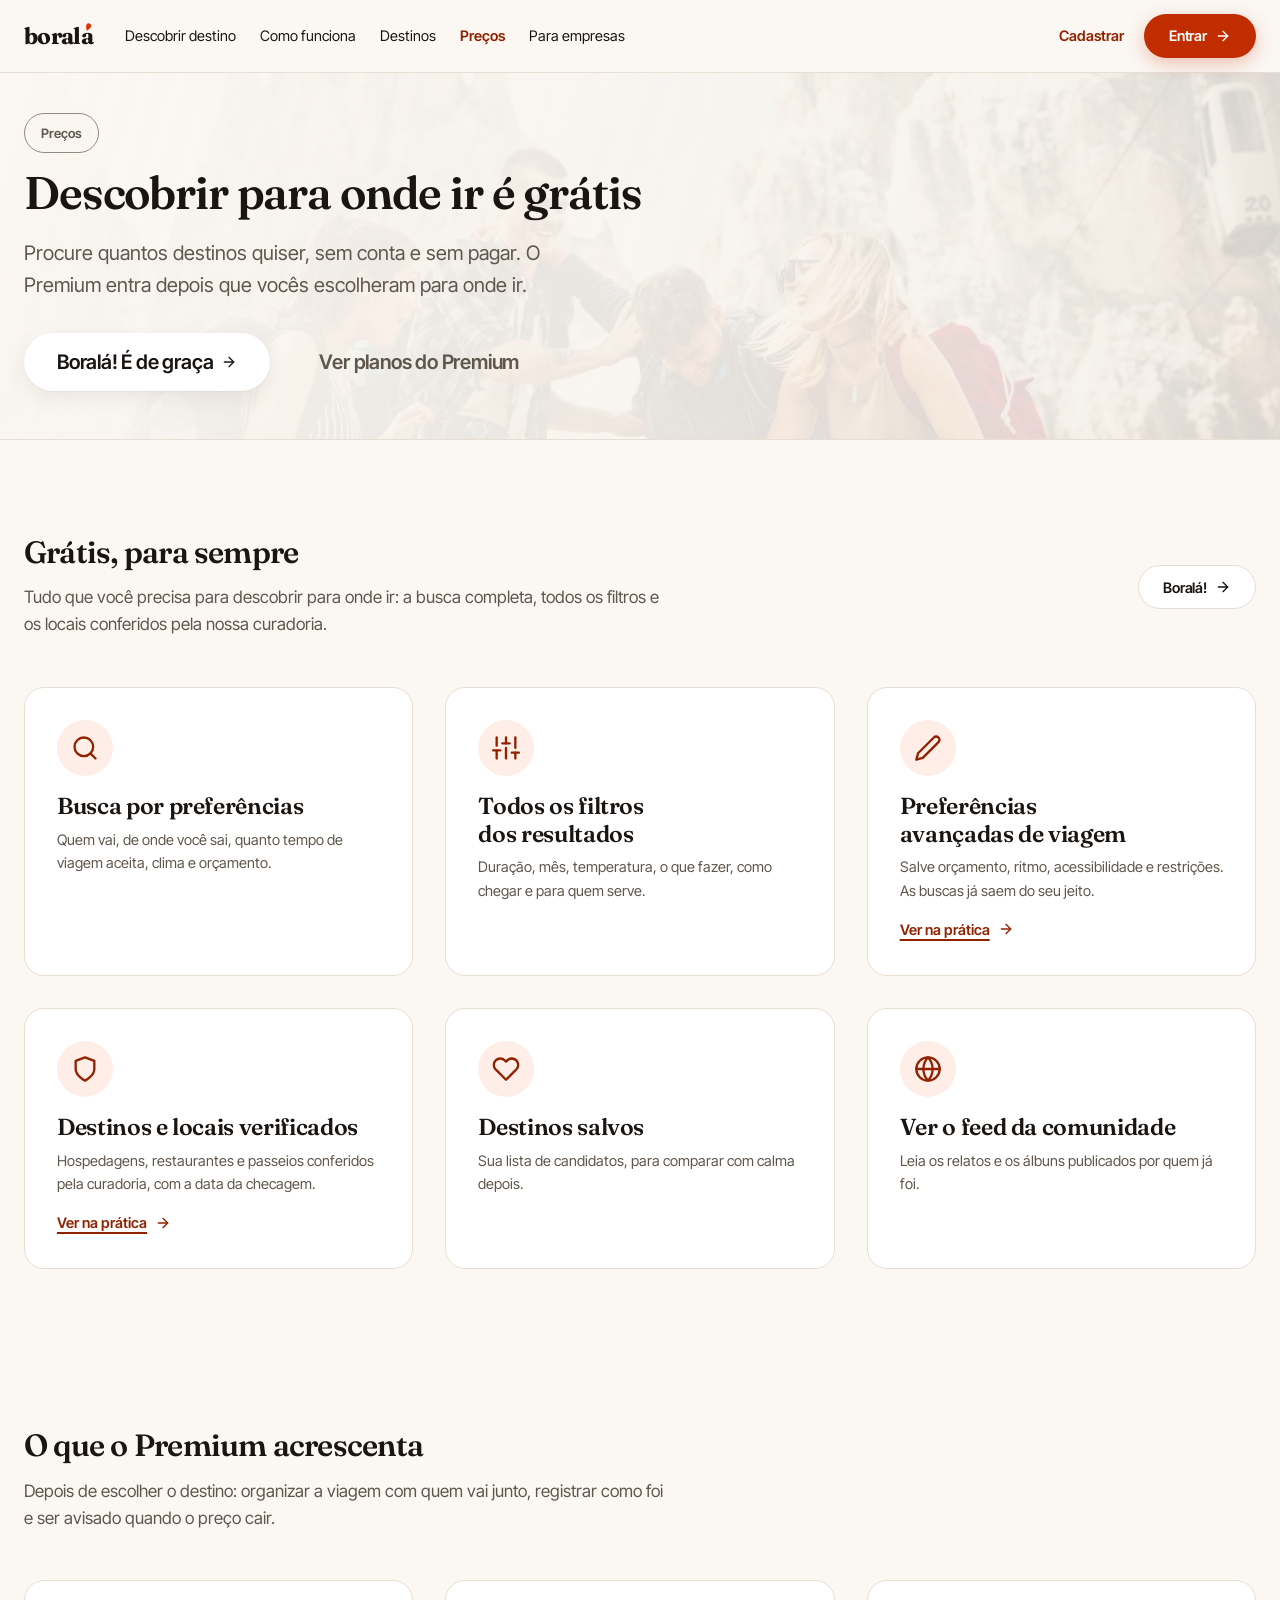
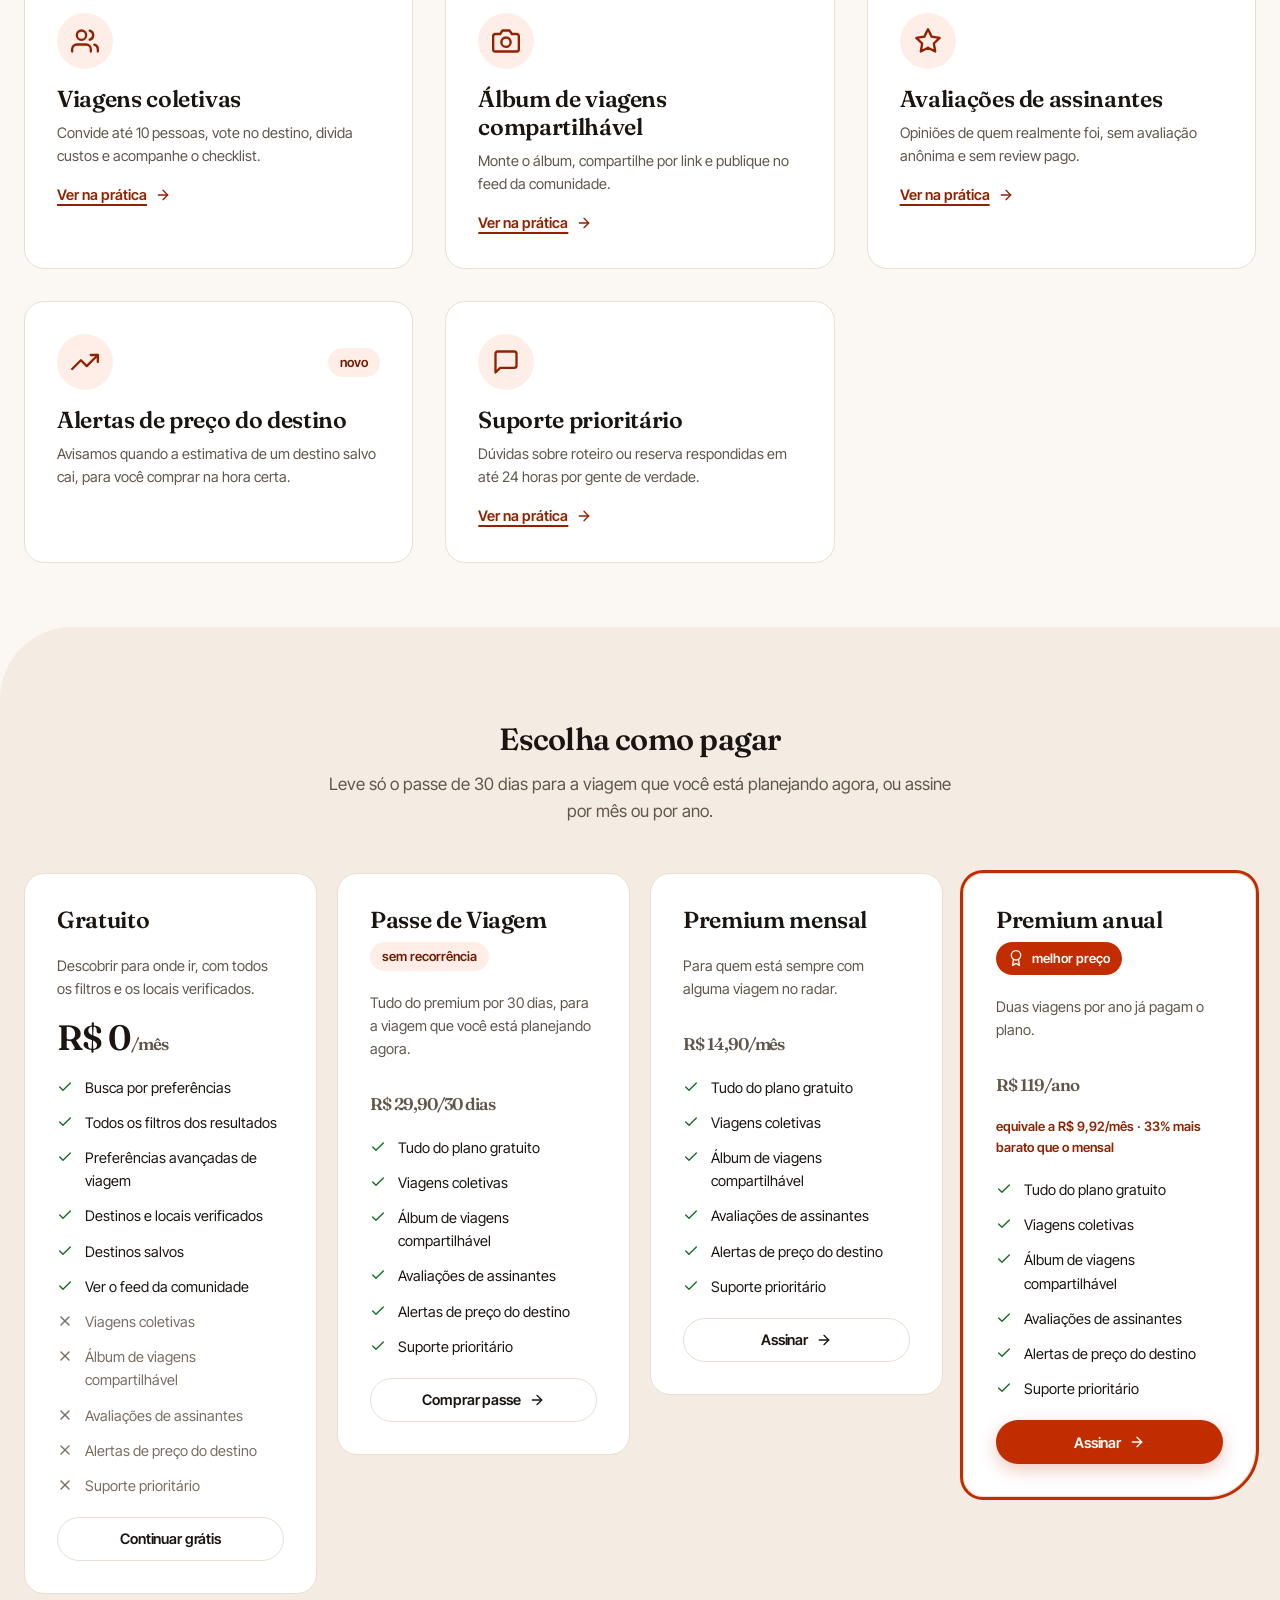
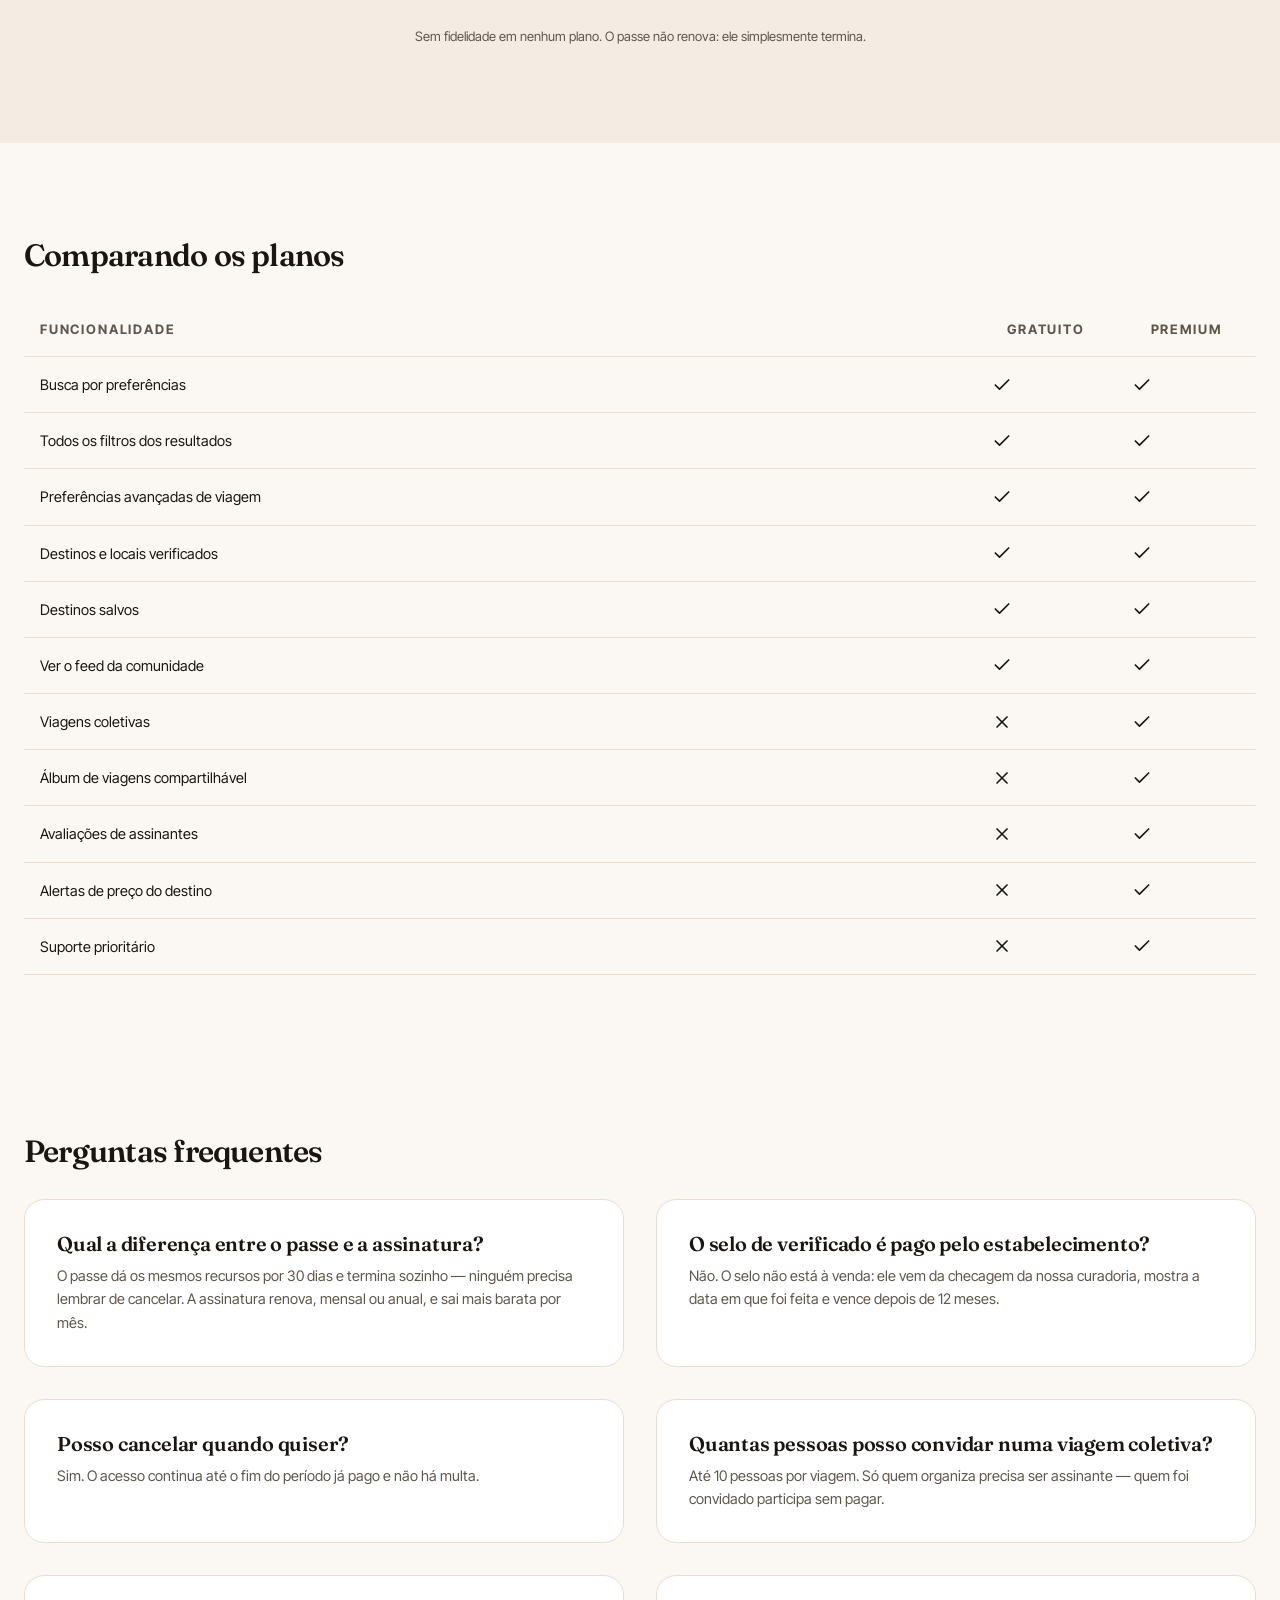
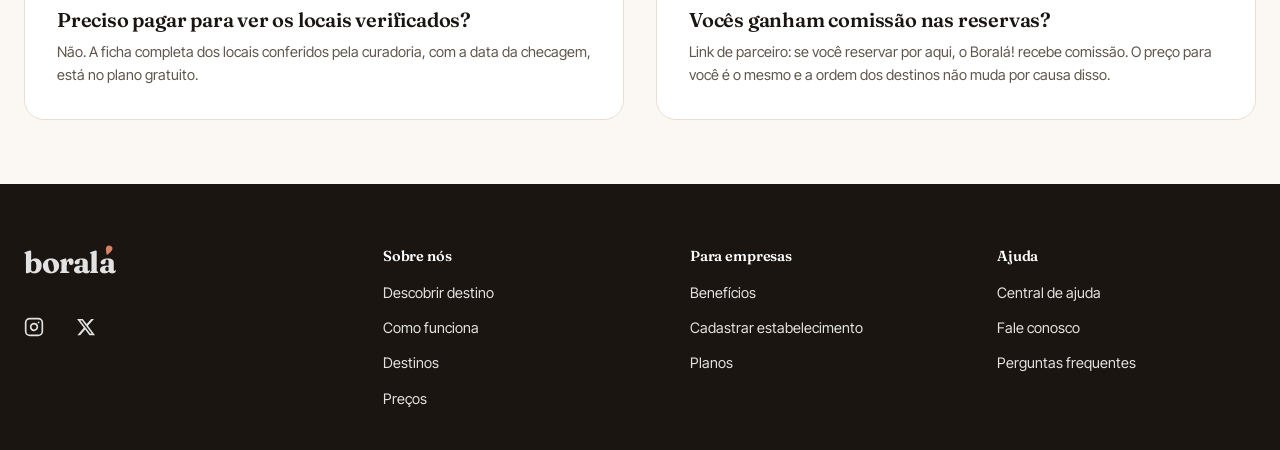
<file: premium.html>
<!DOCTYPE html>
<html lang="pt-BR">
<head>
<meta charset="UTF-8">
<meta name="viewport" content="width=device-width, initial-scale=1">
<title>Preços — Boralá!</title>
<link rel="icon" href="assets/img/favicon.svg" type="image/svg+xml">
<link rel="preconnect" href="https://fonts.googleapis.com">
<link rel="preconnect" href="https://fonts.gstatic.com" crossorigin>
<link href="https://fonts.googleapis.com/css2?family=Fraunces:ital,opsz,wght@0,9..144,400..800;1,9..144,400..700&family=Inter+Tight:wght@400;500;600;700&display=swap" rel="stylesheet">
<link rel="stylesheet" href="assets/css/design-system.css">
<link rel="stylesheet" href="assets/css/app.css">
</head>
<body>
<div data-header></div>

<main>
  <section class="hero hero--sm">
    <img class="hero__bg" src="assets/img/planejamento.jpg" alt="">
    <div class="container hero__inner">
      <span class="chip chip--outline">Preços</span>
      <h1 class="mt-4" id="titulo-premium">Descobrir para onde ir é grátis</h1>
      <p class="hero__lead" id="sub-premium">Procure quantos destinos quiser, sem conta e sem pagar. O Premium entra depois que vocês escolheram para onde ir.</p>
      <div class="cluster gap-4 mt-8" id="hero-cta"></div>
    </div>
  </section>

  <!-- o que o plano gratuito resolve -->
  <section class="section">
    <div class="container">
      <div class="cluster between gap-4">
        <div>
          <h2>Grátis, para sempre</h2>
          <p class="text-secondary measure mt-4">Tudo que você precisa para descobrir para onde ir: a busca completa, todos os filtros e os locais conferidos pela nossa curadoria.</p>
        </div>
        <a class="btn btn--outline" href="resultados.html">Boralá! <span data-icone="seta" data-icone-classe="icon--sm"></span></a>
      </div>
      <div class="grid grid--3 mt-12" id="features-free"></div>
    </div>
  </section>

  <!-- o que o premium acrescenta -->
  <section class="section section--sm">
    <div class="container">
      <h2>O que o Premium acrescenta</h2>
      <p class="text-secondary measure mt-4">Depois de escolher o destino: organizar a viagem com quem vai junto, registrar como foi e ser avisado quando o preço cair.</p>
      <div class="grid grid--3 mt-12" id="features-premium"></div>
    </div>
  </section>

  <!-- planos -->
  <section class="section section--subtle" style="border-top-left-radius: var(--radius-blob-lg)" id="planos">
    <div class="container">
      <div class="text-center">
        <h2>Escolha como pagar</h2>
        <p class="text-secondary measure mx-auto mt-4">Leve só o passe de 30 dias para a viagem que você está planejando agora, ou assine por mês ou por ano.</p>
      </div>

      <div class="plans plans--4 mt-12" id="planos-viajante"></div>

      <p class="caption text-secondary text-center mt-8">Sem fidelidade em nenhum plano. O passe não renova: ele simplesmente termina.</p>
    </div>
  </section>

  <!-- comparação -->
  <section class="section">
    <div class="container">
      <h2>Comparando os planos</h2>
      <div class="table-wrap mt-8">
        <table class="table table--compare">
          <thead>
            <tr><th>Funcionalidade</th><th>Gratuito</th><th>Premium</th></tr>
          </thead>
          <tbody id="tabela-compara"></tbody>
        </table>
      </div>
    </div>
  </section>

  <!-- A seção "De onde vem a nossa receita" saiu daqui: era a explicação do
       modelo de negócio escrita para quem construiu o produto, não para quem
       está decidindo se assina. O que a pessoa precisa saber continua onde ela
       encontra na hora certa — o aviso de comissão ao lado dos botões de
       reserva, o rótulo "Anúncio" no próprio anúncio, e a pergunta sobre
       comissão aqui embaixo, na FAQ, que é onde alguém de fato procura. -->

  <!-- faq -->
  <section class="section section--sm">
    <div class="container">
      <h2>Perguntas frequentes</h2>
      <div class="grid grid--2 mt-8">
        <div class="card card--flat">
          <h4>Qual a diferença entre o passe e a assinatura?</h4>
          <p class="body-sm text-secondary mt-2">O passe dá os mesmos recursos por 30 dias e termina sozinho — ninguém precisa lembrar de cancelar. A assinatura renova, mensal ou anual, e sai mais barata por mês.</p>
        </div>
        <div class="card card--flat">
          <h4>O selo de verificado é pago pelo estabelecimento?</h4>
          <p class="body-sm text-secondary mt-2">Não. O selo não está à venda: ele vem da checagem da nossa curadoria, mostra a data em que foi feita e vence depois de 12 meses.</p>
        </div>
        <div class="card card--flat">
          <h4>Posso cancelar quando quiser?</h4>
          <p class="body-sm text-secondary mt-2">Sim. O acesso continua até o fim do período já pago e não há multa.</p>
        </div>
        <div class="card card--flat">
          <h4>Quantas pessoas posso convidar numa viagem coletiva?</h4>
          <p class="body-sm text-secondary mt-2">Até 10 pessoas por viagem. Só quem organiza precisa ser assinante — quem foi convidado participa sem pagar.</p>
        </div>
        <div class="card card--flat">
          <h4>Preciso pagar para ver os locais verificados?</h4>
          <p class="body-sm text-secondary mt-2">Não. A ficha completa dos locais conferidos pela curadoria, com a data da checagem, está no plano gratuito.</p>
        </div>
        <div class="card card--flat">
          <h4>Vocês ganham comissão nas reservas?</h4>
          <p class="body-sm text-secondary mt-2" id="faq-afiliado"></p>
        </div>
      </div>
    </div>
  </section>
</main>

<div data-footer></div>

<script src="assets/js/data.js"></script>
<script src="assets/js/app.js"></script>
<script>
(function () {
  BL.iniciar({ nav: "premium", modo: "viajante" });
  const p = BL.params();
  const assinante = BL.premium();
  const plano = BL.planoDoViajante();
  const dias = BL.diasRestantes();

  /* Para quem já tem conta esta página deixa de ser propaganda e passa a
     ser "o que falta na minha conta" ou "o que eu já tenho". */
  if (BL.logado()) {
    const nome = BL.estado().usuario.nome.split(" ")[0];
    document.getElementById("titulo-premium").textContent = assinante
      ? "Sua assinatura premium"
      : nome + ", veja o que o Premium acrescenta";
    document.getElementById("sub-premium").textContent = assinante
      ? "Tudo abaixo já está liberado na sua conta. Para cobrança e cancelamento, use a aba Assinatura da sua conta."
      : "O Premium entra depois que o destino está escolhido: votação com quem vai junto, rateio dos custos, checklist e álbum da viagem.";
  }

  /* ---- CTA do topo ---- */
  const precoEntrada = BL.precoDeEntrada();
  document.getElementById("hero-cta").innerHTML = assinante
    ? '<span class="badge badge--premium">' + BL.icone("check-circulo", "icon--sm") +
      (plano ? plano.nome : "Premium") + (dias === null ? "" : " · " + dias + " dias") + "</span>" +
      '<a class="btn btn--inverse" href="conta.html#assinatura">Ir para minha conta ' + BL.icone("seta", "icon--sm") + "</a>"
    : '<a class="btn btn--inverse btn--lg" href="resultados.html">Boralá! É de graça ' + BL.icone("seta", "icon--sm") + "</a>" +
      '<a class="btn btn--ghost btn--lg" href="#planos">Ver planos do Premium</a>';

  /* Mensagem de quem chegou aqui por um bloqueio. As duas primeiras são de
     funcionalidades que saíram do Premium: quem vier por um link antigo
     precisa ouvir que agora é grátis, não uma oferta. */
  if (p.origem) {
    const mensagens = {
      "filtro-verificados": "O filtro de destinos verificados faz parte do plano gratuito.",
      "locais-verificados": "Os locais verificados fazem parte do plano gratuito.",
      "preferencias": "As preferências avançadas fazem parte do plano gratuito.",
      "resultados": "A busca e os resultados completos são gratuitos.",
      "avaliacoes": "As avaliações de assinantes fazem parte do Premium.",
      "avaliacoes-local": "As avaliações de assinantes fazem parte do Premium.",
      "viagens": "As viagens coletivas fazem parte do Premium.",
      "album": "Os álbuns de viagem fazem parte do Premium.",
      "alertas": "Os alertas de preço fazem parte do Premium."
    };
    if (mensagens[p.origem]) setTimeout(function () { BL.toast(mensagens[p.origem]); }, 400);
  }

  /* ---- funcionalidades, dos dois lados da linha ---- */
  /* `agoraGratis` continua no dado porque serve à documentação da mudança,
     mas não vira rótulo na tela: para quem visita, isso sempre foi grátis. */
  function cartaoFuncionalidade(f) {
    const marca = f.novo ? '<span class="tag">novo</span>' : "";
    return '<article class="card card--flat">' +
      '<div class="cluster between"><span class="icon-tile">' + BL.icone(f.icone, "icon--lg") + "</span>" + marca + "</div>" +
      '<h3 class="mt-4">' + f.titulo + "</h3>" +
      '<p class="body-sm text-secondary mt-2">' + f.texto + "</p>" +
      (f.link ? '<a class="link body-sm strong mt-4" href="' + f.link + '">Ver na prática ' + BL.icone("seta", "icon--sm") + "</a>" : "") +
      "</article>";
  }

  document.getElementById("features-free").innerHTML =
    blFuncionalidades("gratuito").map(cartaoFuncionalidade).join("");
  document.getElementById("features-premium").innerHTML =
    blFuncionalidades("premium").map(cartaoFuncionalidade).join("");

  /* ---- cards de plano ---- */
  const gratis = blFuncionalidades("gratuito");
  const pagas = blFuncionalidades("premium");

  function listaDoPlano(planoId) {
    if (planoId === "gratuito") {
      return gratis.map(function (f) {
        return "<li>" + BL.icone("check", "icon--sm") + f.titulo + "</li>";
      }).join("") +
      pagas.map(function (f) {
        return '<li class="is-off">' + BL.icone("fechar", "icon--sm") + f.titulo + "</li>";
      }).join("");
    }
    return "<li>" + BL.icone("check", "icon--sm") + "Tudo do plano gratuito</li>" +
      pagas.map(function (f) {
        return "<li>" + BL.icone("check", "icon--sm") + f.titulo + "</li>";
      }).join("");
  }

  document.getElementById("planos-viajante").innerHTML = BL_PLANOS_VIAJANTE.map(function (pl) {
    const atual = assinante && plano && plano.id === pl.id;
    const destaque = pl.recomendado && !assinante;
    const preco = pl.preco === 0
      ? "R$ 0"
      : '<span data-preco="' + pl.id + '"></span>';

    let rodape;
    if (pl.id === "gratuito") {
      rodape = '<a class="btn btn--outline btn--block" href="resultados.html">Continuar grátis</a>';
    } else if (atual) {
      rodape = '<span class="badge badge--premium btn--block text-center">' +
        BL.icone("check-circulo", "icon--sm") + "Seu plano atual</span>" +
        '<button class="btn btn--ghost btn--block btn--sm mt-2" type="button" data-cancelar>Cancelar</button>';
    } else {
      rodape = '<a class="btn ' + (destaque ? "" : "btn--outline") + ' btn--block" href="checkout.html?plano=' + pl.id + '">' +
        (pl.recorrente ? "Assinar" : "Comprar passe") + " " + BL.icone("seta", "icon--sm") + "</a>";
    }

    return '<div class="card plan ' + (destaque ? "blob-br" : "") + '"' +
      (destaque ? ' style="outline: 3px solid var(--c-brand-600)"' : "") + ">" +
      '<div class="cluster between gap-2"><h3>' + pl.nome + "</h3>" +
        (pl.recomendado ? '<span class="badge badge--premium">' + BL.icone("medalha", "icon--sm") + "melhor preço</span>" : "") +
        (pl.selo ? '<span class="tag">' + pl.selo + "</span>" : "") +
      "</div>" +
      '<p class="body-sm text-secondary">' + pl.descricao + "</p>" +
      '<div class="plan__price">' + preco + "<span>/" + pl.ciclo + "</span></div>" +
      (pl.equivalente
        ? '<p class="caption text-brand strong">equivale a <span data-preco="' + pl.id + '" data-preco-campo="equivalente"></span>/mês · ' + pl.economia + "</p>"
        : "") +
      '<ul class="plan__list">' + listaDoPlano(pl.id) + "</ul>" +
      rodape +
      "</div>";
  }).join("");

  /* preencherPrecos roda no boot, antes destes cards existirem */
  BL.preencherPrecos(document.getElementById("planos-viajante"));

  const btnCancelar = document.querySelector("[data-cancelar]");
  if (btnCancelar) {
    btnCancelar.addEventListener("click", function () {
      BL.cancelarAssinatura();
      BL.toast("Assinatura cancelada. Você continua com a conta gratuita.");
      setTimeout(function () { location.reload(); }, 800);
    });
  }

  /* ---- tabela ---- */
  document.getElementById("tabela-compara").innerHTML = BL_FUNCIONALIDADES.map(function (f) {
    const livre = f.plano === "gratuito";
    return "<tr><td>" + f.titulo + "</td>" +
      "<td>" + (livre ? BL.icone("check") : BL.icone("fechar", "is-off")) + "</td>" +
      "<td>" + BL.icone("check") + "</td></tr>";
  }).join("");

  /* ---- de onde vem o dinheiro ---- */
  /* BL_POLITICA_ANUNCIO continua sendo impressa onde ela é informação e não
     discurso: no próprio card de anúncio, em resultados.html, e na página de
     estabelecimentos, onde quem lê está decidindo se compra o slot. */
  document.getElementById("faq-afiliado").textContent = BL_AVISO_AFILIADO;
})();
</script>
</body>
</html>
</file>
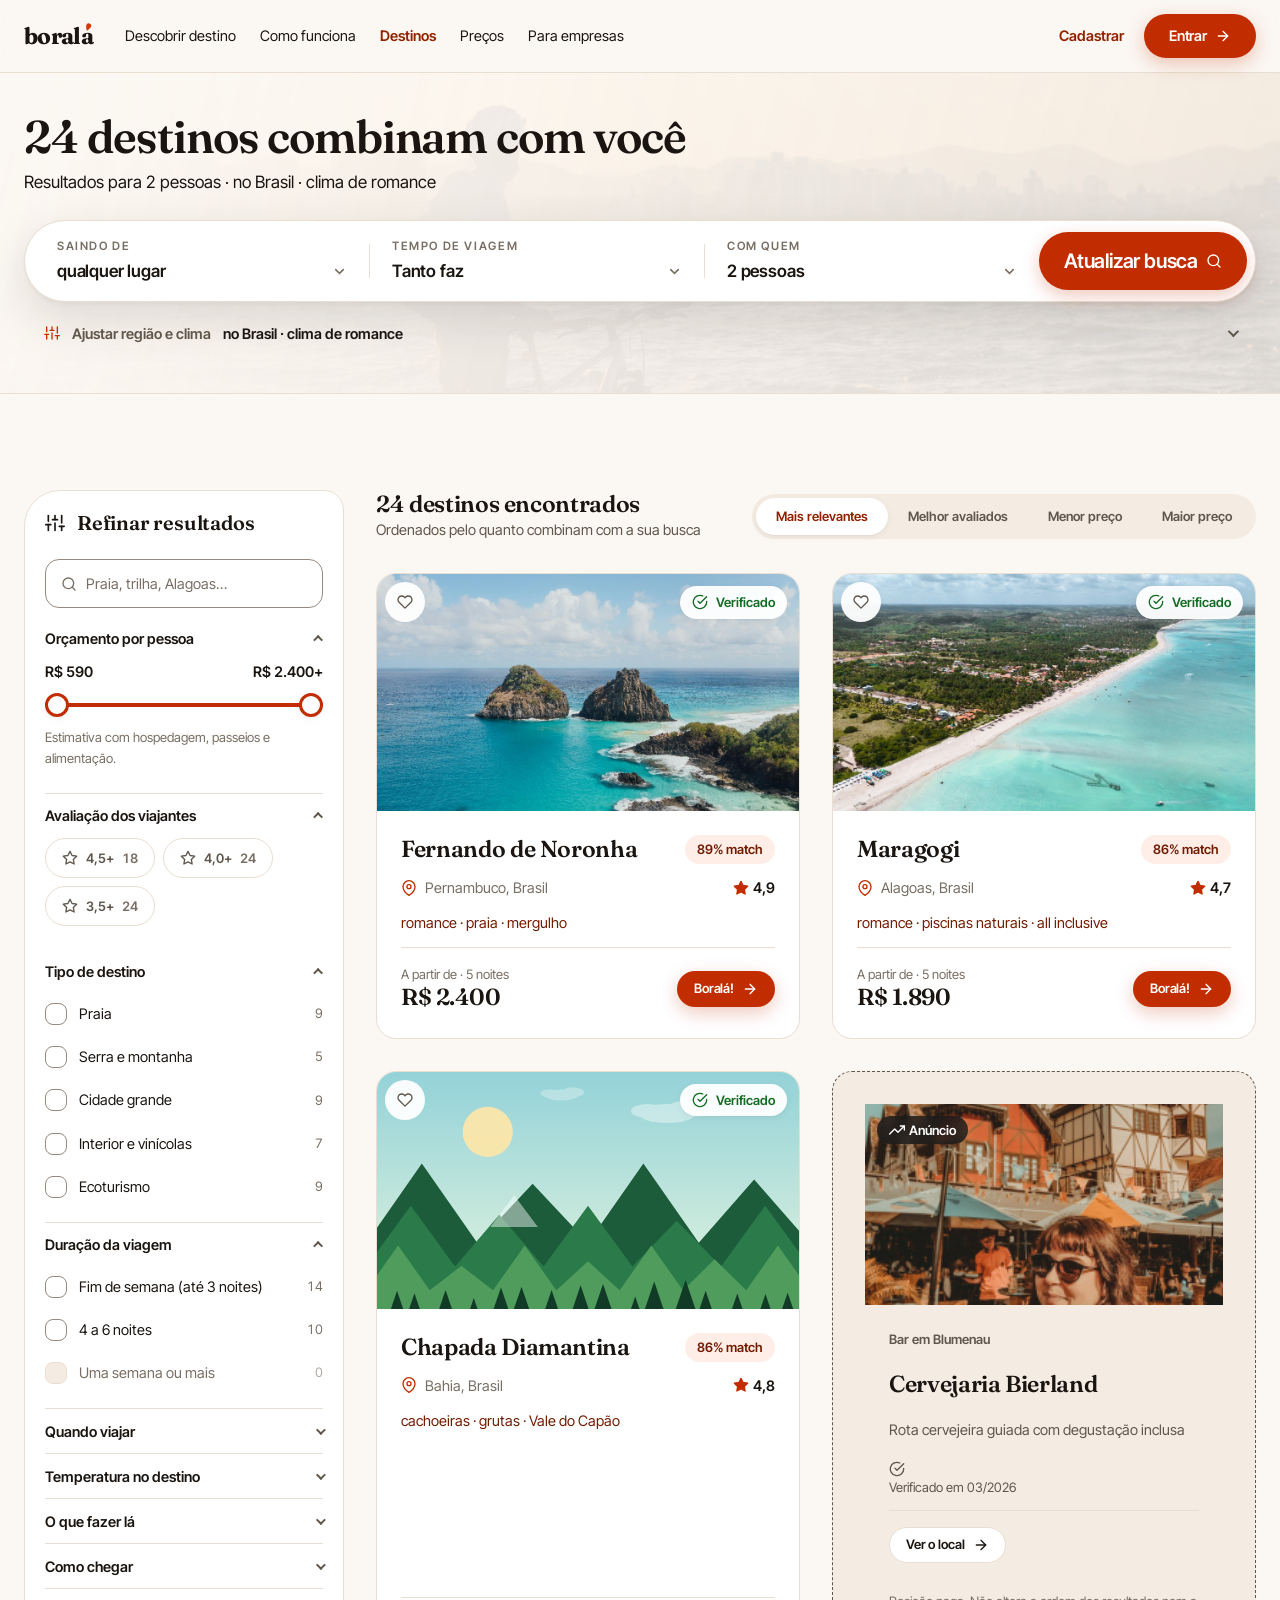
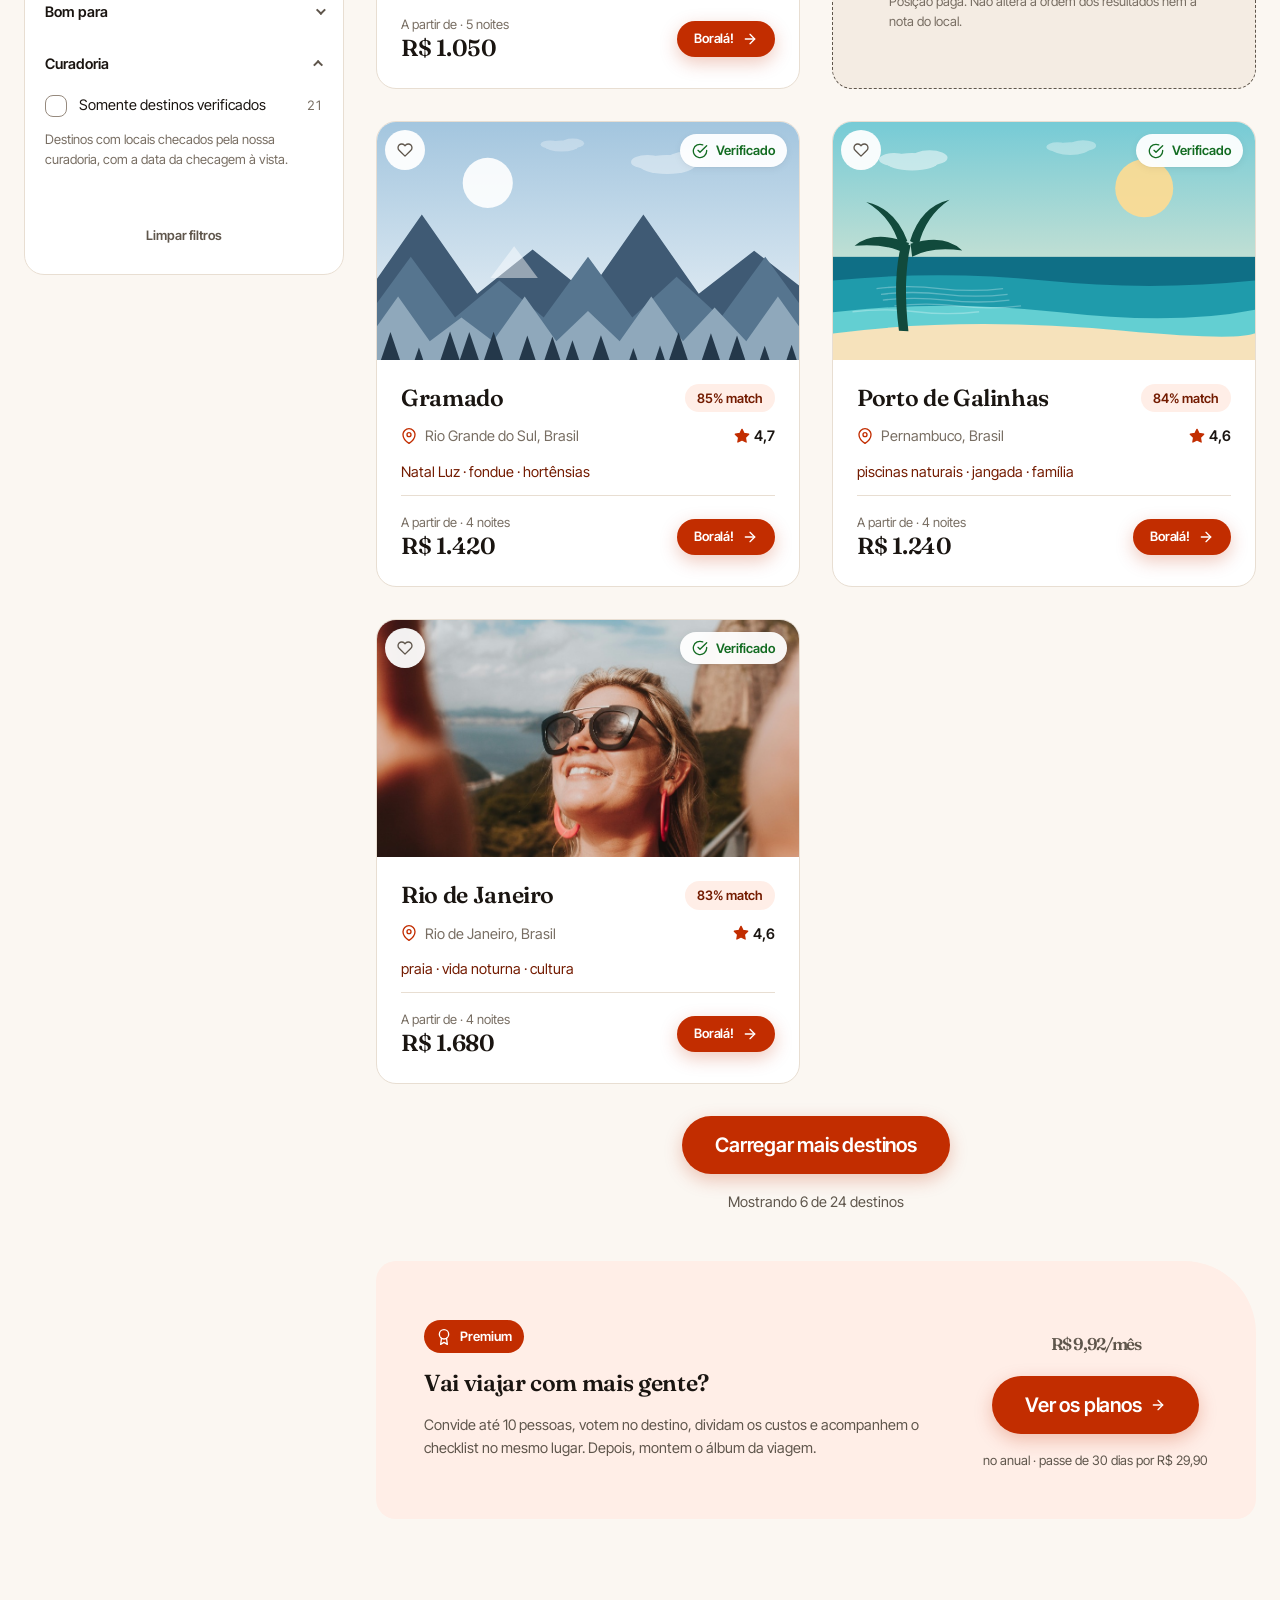
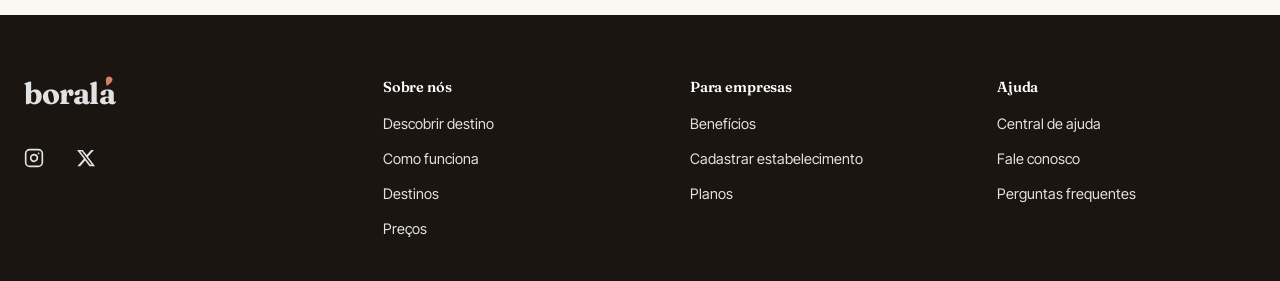
<file: resultados.html>
<!DOCTYPE html>
<html lang="pt-BR">
<head>
<meta charset="UTF-8">
<meta name="viewport" content="width=device-width, initial-scale=1">
<title>Destinos para você — Boralá!</title>
<link rel="icon" href="assets/img/favicon.svg" type="image/svg+xml">
<link rel="preconnect" href="https://fonts.googleapis.com">
<link rel="preconnect" href="https://fonts.gstatic.com" crossorigin>
<link href="https://fonts.googleapis.com/css2?family=Fraunces:ital,opsz,wght@0,9..144,400..800;1,9..144,400..700&family=Inter+Tight:wght@400;500;600;700&display=swap" rel="stylesheet">
<link rel="stylesheet" href="assets/css/design-system.css">
<link rel="stylesheet" href="assets/css/app.css">
</head>
<body>
<div data-header></div>

<main>
  <!-- ---------------- BUSCA ATIVA ---------------- -->
  <section class="hero hero--sm">
    <img class="hero__bg" src="assets/img/band.jpg" alt="">
    <div class="container hero__inner">
      <h1 style="font-size: var(--text-2xl)" id="titulo-resultados">Buscando destinos…</h1>
      <p class="mt-2" id="resumo-busca"></p>

      <!-- A mesma barra da home, campo por campo: quem chega aqui pela
           busca reencontra os mesmos cinco filtros no mesmo lugar, com o
           mesmo desenho. Companhia subiu para o terceiro campo, como lá;
           região e clima continuam recolhidos, porque são refinamento e
           já disputariam atenção com o painel de filtros ao lado. -->
      <form class="busca busca--compacta" id="quiz">
        <div class="searchbar">
          <label class="searchbar__campo">
            <span class="searchbar__rotulo">Saindo de</span>
            <select name="origem" aria-label="Cidade de origem"></select>
          </label>
          <span class="searchbar__div"></span>
          <label class="searchbar__campo">
            <span class="searchbar__rotulo">Tempo de viagem</span>
            <select name="tempo" aria-label="Tempo máximo de viagem"></select>
          </label>
          <span class="searchbar__div"></span>
          <label class="searchbar__campo">
            <span class="searchbar__rotulo">Com quem</span>
            <select name="pessoas" aria-label="Quantidade de pessoas"></select>
          </label>
          <button class="btn btn--lg" type="submit">
            <span>Atualizar busca</span>
            <span data-icone="busca" data-icone-classe="icon--sm"></span>
          </button>
        </div>

        <div class="busca__pe">
          <details class="quiz__mais">
            <summary>
              <span data-icone="filtros" data-icone-classe="icon--sm"></span>
              <span>Ajustar região e clima</span>
              <b class="quiz__resumo" id="quiz-resumo"></b>
            </summary>
            <div class="searchbar searchbar--sub mt-4">
              <label class="searchbar__campo">
                <span class="searchbar__rotulo">Região</span>
                <select name="onde" aria-label="Região do destino"></select>
              </label>
              <span class="searchbar__div"></span>
              <label class="searchbar__campo">
                <span class="searchbar__rotulo">Clima da viagem</span>
                <select name="clima" aria-label="Clima da viagem"></select>
              </label>
            </div>
          </details>
        </div>
      </form>
    </div>
  </section>

  <!-- ---------------- RESULTADOS ---------------- -->
  <section class="section">
    <div class="container">
      <div class="grid grid--sidebar">

        <!-- ---- painel de filtros ---- -->
        <aside class="card blob-tl blob--sm card--sm sticky-col filtros" id="painel-filtros" aria-label="Filtros da busca">
          <div class="filtros__topo">
            <div class="cluster gap-3">
              <span data-icone="filtros" style="color: var(--c-brand-600)"></span>
              <h4>Refinar resultados</h4>
            </div>
            <button class="btn-icon btn-icon--sm filtros__fechar" type="button" id="fechar-filtros" aria-label="Fechar filtros">
              <span data-icone="fechar" data-icone-classe="icon--sm"></span>
            </button>
          </div>

          <!-- busca por nome, estado ou experiência -->
          <div class="filtros__busca">
            <span data-icone="busca" data-icone-classe="icon--sm"></span>
            <input class="input" type="search" id="filtro-texto" autocomplete="off"
                   placeholder="Praia, trilha, Alagoas…" aria-label="Buscar por nome, estado ou experiência">
            <button class="filtros__limpar-busca hidden" type="button" id="limpar-texto" aria-label="Limpar a busca por texto">
              <span data-icone="fechar" data-icone-classe="icon--sm"></span>
            </button>
          </div>

          <!-- orçamento -->
          <details class="filtros__grupo" id="grupo-preco" open>
            <summary>Orçamento por pessoa <span class="filtros__marca hidden" id="marca-preco">1</span></summary>
            <div class="filtros__corpo">
              <div class="faixa" id="faixa-preco">
                <div class="faixa__valores">
                  <span id="preco-rotulo-min">—</span>
                  <span id="preco-rotulo-max">—</span>
                </div>
                <div class="faixa__controle">
                  <span class="faixa__trilha"></span>
                  <span class="faixa__fill" id="faixa-fill"></span>
                  <input type="range" id="preco-min" aria-label="Orçamento mínimo por pessoa">
                  <input type="range" id="preco-max" aria-label="Orçamento máximo por pessoa">
                </div>
                <p class="filtros__nota">Estimativa com hospedagem, passeios e alimentação.</p>
              </div>
            </div>
          </details>

          <!-- avaliação -->
          <details class="filtros__grupo" id="grupo-nota" open>
            <summary>Avaliação dos viajantes <span class="filtros__marca hidden" id="marca-nota">1</span></summary>
            <div class="filtros__corpo">
              <div class="filtros__notas" id="filtro-nota"></div>
            </div>
          </details>

          <!-- grupos montados a partir de BL_GRUPOS_FILTRO -->
          <div id="filtros-grupos"></div>

          <!-- curadoria: exclusivo de assinantes -->
          <div id="filtro-verificados"></div>

          <button class="btn btn--ghost btn--sm btn--block mt-6" type="button" id="limpar-filtros">Limpar filtros</button>
        </aside>

        <!-- ---- lista ---- -->
        <div>
          <div class="resultados__topo">
            <div>
              <h3 id="contagem" aria-live="polite">—</h3>
              <p class="body-sm text-secondary" id="contagem-sub"></p>
            </div>
            <div class="cluster gap-3">
              <button class="btn btn--sm filtros__abrir" type="button" id="abrir-filtros"
                      aria-expanded="false" aria-controls="painel-filtros">
                <span data-icone="filtros" data-icone-classe="icon--sm"></span>
                Filtros <span class="filtros__marca hidden" id="marca-total">0</span>
              </button>
              <div class="resultados__ordem">
                <div class="segmented" id="ordenacao">
                  <button type="button" data-ordem="match" aria-pressed="true">Mais relevantes</button>
                  <button type="button" data-ordem="nota" aria-pressed="false">Melhor avaliados</button>
                  <button type="button" data-ordem="preco" aria-pressed="false">Menor preço</button>
                  <button type="button" data-ordem="preco-desc" aria-pressed="false">Maior preço</button>
                </div>
              </div>
            </div>
          </div>

          <div class="aplicados mt-6 hidden" id="aplicados"></div>

          <div class="grid grid--2 mt-8" id="lista"></div>

          <div class="text-center mt-8 hidden" id="area-mais">
            <button class="btn btn--lg" type="button" id="carregar-mais">Carregar mais destinos</button>
            <p class="body-sm text-secondary mt-4" id="paginacao"></p>
          </div>

          <div id="upsell" class="mt-12"></div>
        </div>

      </div>
    </div>
  </section>
</main>

<div data-footer></div>

<script src="assets/js/data.js"></script>
<script src="assets/js/app.js"></script>
<script>
(function () {
  BL.iniciar({ nav: "destinos", modo: "viajante" });

  /* ---------------------------------------------------------------
     Estado da tela: a busca do topo (quiz) e os filtros do painel.
     Os dois vão para a URL, então um resultado filtrado é um link
     que pode ser compartilhado e recarregado sem perder nada.
     --------------------------------------------------------------- */

  /* grupos de várias opções, na ordem em que aparecem no painel */
  const GRUPOS = [
    { chave: "tipos", forma: "check", aberto: true },
    { chave: "duracoes", forma: "check", aberto: true },
    { chave: "meses", forma: "chip", nota: "Marcado pela melhor época de cada destino." },
    { chave: "temperaturas", forma: "check" },
    { chave: "experiencias", forma: "check", limite: 6, nota: "Mostramos só destinos que têm tudo o que você marcar." },
    { chave: "acessos", forma: "check", nota: "Tempo estimado saindo de uma capital. Exige todas as marcadas." },
    { chave: "perfis", forma: "check", nota: "Exige todas as marcadas." }
  ];

  /* nome curto de cada grupo na URL, para o link não ficar ilegível */
  const NA_URL = {
    tipos: "tipo", duracoes: "dur", meses: "mes", temperaturas: "temp",
    experiencias: "exp", acessos: "acesso", perfis: "perfil"
  };

  const p = BL.params();
  const busca = {
    pessoas: p.pessoas || "2",
    onde: p.onde || "brasil",
    clima: p.clima || "romance",
    /* Sem origem no link, a busca não filtra por distância: quem chega por
       um link direto não escolheu cidade nenhuma. */
    origem: BL_ORIGENS.some(function (o) { return o.v === p.origem; }) ? p.origem : "",
    tempo: BL_TEMPOS.some(function (t) { return t.v === p.tempo; }) ? p.tempo : "tudo"
  };

  const filtros = { ordem: "match" };
  GRUPOS.forEach(function (g) { filtros[g.chave] = []; });
  filtros.texto = "";
  filtros.notaMin = null;
  filtros.precoMin = null;
  filtros.precoMax = null;
  filtros.apenasVerificados = false;

  let visiveis = 6;
  let faixa = blFaixaDePreco(busca);

  /* ---- ler os filtros que vieram na URL ---- */
  (function lerURL() {
    GRUPOS.forEach(function (g) {
      const bruto = p[NA_URL[g.chave]];
      if (!bruto) return;
      const validos = BL_GRUPOS_FILTRO[g.chave].opcoes.map(function (o) { return o.v; });
      filtros[g.chave] = bruto.split(",").filter(function (v) { return validos.indexOf(v) !== -1; });
    });
    if (p.q) filtros.texto = p.q;
    if (p.nota && BL_NOTAS.some(function (o) { return o.v === p.nota; })) filtros.notaMin = Number(p.nota);
    if (p.preco && /^\d+-\d+$/.test(p.preco)) {
      const partes = p.preco.split("-").map(Number);
      filtros.precoMin = Math.max(faixa.min, Math.min(partes[0], faixa.max));
      filtros.precoMax = Math.min(faixa.max, Math.max(partes[1], faixa.min));
    }
    if (p.ver === "1") filtros.apenasVerificados = true;
    if (["match", "nota", "preco", "preco-desc"].indexOf(p.ordem) !== -1) filtros.ordem = p.ordem;
  })();

  function gravarURL() {
    const q = new URLSearchParams();
    q.set("pessoas", busca.pessoas);
    q.set("onde", busca.onde);
    q.set("clima", busca.clima);
    if (busca.origem) q.set("origem", busca.origem);
    if (busca.tempo && busca.tempo !== "tudo") q.set("tempo", busca.tempo);
    GRUPOS.forEach(function (g) {
      if (filtros[g.chave].length) q.set(NA_URL[g.chave], filtros[g.chave].join(","));
    });
    if (filtros.texto) q.set("q", filtros.texto);
    if (filtros.notaMin) q.set("nota", String(filtros.notaMin));
    if (precoFiltrado()) q.set("preco", filtros.precoMin + "-" + filtros.precoMax);
    if (filtros.apenasVerificados) q.set("ver", "1");
    if (filtros.ordem !== "match") q.set("ordem", filtros.ordem);
    history.replaceState(null, "", "resultados.html?" + q.toString());
  }

  /* O orçamento só conta como filtro quando a pessoa moveu alguma alça. */
  function precoFiltrado() {
    return (filtros.precoMin !== null && filtros.precoMin > faixa.min) ||
           (filtros.precoMax !== null && filtros.precoMax < faixa.max);
  }

  function quantosFiltros() {
    let n = GRUPOS.reduce(function (s, g) { return s + filtros[g.chave].length; }, 0);
    if (filtros.texto) n++;
    if (filtros.notaMin) n++;
    if (precoFiltrado()) n++;
    if (filtros.apenasVerificados) n++;
    return n;
  }

  function mudou() {
    visiveis = 6;
    gravarURL();
    render();
  }

  /* ---------------- quiz do topo ---------------- */
  const quiz = document.getElementById("quiz");
  function preencher(nome, opcoes, atual) {
    const select = quiz.querySelector('select[name="' + nome + '"]');
    select.innerHTML = opcoes.map(function (o) {
      return '<option value="' + o.v + '"' + (o.v === atual ? " selected" : "") + ">" + o.label + "</option>";
    }).join("");
  }
  preencher("pessoas", BL_OPCOES.pessoas, busca.pessoas);
  preencher("onde", BL_OPCOES.onde, busca.onde);
  preencher("clima", BL_OPCOES.clima, busca.clima);
  /* "Escolher depois" existe porque dá para chegar aqui sem origem. */
  preencher("origem", [{ v: "", label: "qualquer lugar" }].concat(BL_ORIGENS), busca.origem);
  preencher("tempo", BL_TEMPOS, busca.tempo);

  quiz.addEventListener("submit", function (e) {
    e.preventDefault();
    const d = new FormData(quiz);
    const trocouOnde = busca.onde !== d.get("onde");
    busca.pessoas = d.get("pessoas");
    busca.onde = d.get("onde");
    busca.clima = d.get("clima");
    busca.origem = d.get("origem");
    busca.tempo = d.get("tempo");
    /* Brasil e exterior têm faixas de preço muito diferentes: manter a
       alça antiga esconderia todos os resultados da nova busca. */
    if (trocouOnde) {
      faixa = blFaixaDePreco(busca);
      montarFaixa();
    }
    mudou();
  });

  /* ---------------- orçamento ---------------- */
  const elMin = document.getElementById("preco-min");
  const elMax = document.getElementById("preco-max");
  const elFill = document.getElementById("faixa-fill");
  const passo = 10;

  function montarFaixa() {
    [elMin, elMax].forEach(function (el) {
      el.min = faixa.min;
      el.max = faixa.max;
      el.step = passo;
    });
    filtros.precoMin = faixa.min;
    filtros.precoMax = faixa.max;
    elMin.value = faixa.min;
    elMax.value = faixa.max;
    pintarFaixa();
  }

  function pintarFaixa() {
    const vao = Math.max(1, faixa.max - faixa.min);
    const a = (filtros.precoMin - faixa.min) / vao * 100;
    const b = (filtros.precoMax - faixa.min) / vao * 100;
    elFill.style.left = a + "%";
    elFill.style.width = Math.max(0, b - a) + "%";
    document.getElementById("preco-rotulo-min").textContent = BL.dinheiro(filtros.precoMin);
    document.getElementById("preco-rotulo-max").textContent =
      BL.dinheiro(filtros.precoMax) + (filtros.precoMax >= faixa.max ? "+" : "");
    elMin.setAttribute("aria-valuetext", BL.dinheiro(filtros.precoMin));
    elMax.setAttribute("aria-valuetext", BL.dinheiro(filtros.precoMax));
  }

  elMin.addEventListener("input", function () {
    filtros.precoMin = Math.min(Number(elMin.value), filtros.precoMax - passo);
    elMin.value = filtros.precoMin;
    pintarFaixa();
    mudou();
  });
  elMax.addEventListener("input", function () {
    filtros.precoMax = Math.max(Number(elMax.value), filtros.precoMin + passo);
    elMax.value = filtros.precoMax;
    pintarFaixa();
    mudou();
  });

  montarFaixa();
  /* a URL pode ter trazido uma faixa mais estreita que a cheia */
  if (p.preco && /^\d+-\d+$/.test(p.preco)) {
    const partes = p.preco.split("-").map(Number);
    filtros.precoMin = Math.max(faixa.min, Math.min(partes[0], faixa.max - passo));
    filtros.precoMax = Math.min(faixa.max, Math.max(partes[1], filtros.precoMin + passo));
    elMin.value = filtros.precoMin;
    elMax.value = filtros.precoMax;
    pintarFaixa();
  }

  /* ---------------- avaliação ---------------- */
  const elNota = document.getElementById("filtro-nota");
  BL_NOTAS.forEach(function (o) {
    const b = BL.el('<button class="chip" type="button" aria-pressed="false">' +
      BL.icone("estrela", "icon--sm") + o.label + ' <span class="filtros__n"></span></button>');
    b.dataset.nota = o.v;
    b.addEventListener("click", function () {
      filtros.notaMin = filtros.notaMin === o.min ? null : o.min;
      mudou();
    });
    elNota.appendChild(b);
  });

  /* ---------------- grupos de opções ---------------- */
  const elGrupos = document.getElementById("filtros-grupos");

  GRUPOS.forEach(function (g) {
    const regra = BL_GRUPOS_FILTRO[g.chave];
    const det = BL.el(
      '<details class="filtros__grupo"' + (g.aberto ? " open" : "") + ' data-grupo="' + g.chave + '">' +
        "<summary>" + regra.rotulo +
          ' <span class="filtros__marca hidden">0</span></summary>' +
        '<div class="filtros__corpo"></div>' +
      "</details>"
    );
    const corpo = det.querySelector(".filtros__corpo");

    if (g.forma === "chip") {
      const grade = BL.el('<div class="filtros__meses"></div>');
      regra.opcoes.forEach(function (o) {
        const b = BL.el('<button class="chip" type="button" aria-pressed="false">' + o.label + "</button>");
        b.dataset.valor = o.v;
        b.addEventListener("click", function () { alternar(g.chave, o.v); });
        grade.appendChild(b);
      });
      corpo.appendChild(grade);
    } else {
      regra.opcoes.forEach(function (o, i) {
        const linha = BL.el(
          '<div class="filtros__opcao">' +
            '<label class="check"><input type="checkbox" value="' + o.v + '">' +
            '<span class="check__box">' + BL.icone("check") + "</span>" +
            "<span>" + o.label + "</span></label>" +
            '<span class="filtros__n"></span>' +
          "</div>"
        );
        if (g.limite && i >= g.limite) linha.hidden = true;
        linha.querySelector("input").addEventListener("change", function () { alternar(g.chave, o.v); });
        corpo.appendChild(linha);
      });

      /* lista longa começa curta, como nos sites de reserva */
      if (g.limite && regra.opcoes.length > g.limite) {
        const resto = regra.opcoes.length - g.limite;
        const btn = BL.el('<button class="link caption filtros__ver-mais" type="button" aria-expanded="false">' +
          "Ver mais " + resto + " opções</button>");
        btn.addEventListener("click", function () {
          const abrindo = btn.getAttribute("aria-expanded") === "false";
          BL.$$(".filtros__opcao", corpo).forEach(function (linha, i) {
            if (i >= g.limite) linha.hidden = !abrindo;
          });
          btn.setAttribute("aria-expanded", String(abrindo));
          btn.textContent = abrindo ? "Ver menos" : "Ver mais " + resto + " opções";
        });
        corpo.appendChild(btn);
      }
    }

    if (g.nota) corpo.appendChild(BL.el('<p class="filtros__nota">' + g.nota + "</p>"));
    elGrupos.appendChild(det);
  });

  function alternar(grupo, valor) {
    const atual = filtros[grupo];
    const i = atual.indexOf(valor);
    if (i === -1) atual.push(valor);
    else atual.splice(i, 1);
    mudou();
  }

  /* ---------------- busca por texto ---------------- */
  const elTexto = document.getElementById("filtro-texto");
  const elLimparTexto = document.getElementById("limpar-texto");
  elTexto.value = filtros.texto;
  elTexto.addEventListener("input", function () {
    filtros.texto = elTexto.value;
    mudou();
  });
  elLimparTexto.addEventListener("click", function () {
    filtros.texto = "";
    elTexto.value = "";
    elTexto.focus();
    mudou();
  });

  /* ---------------- curadoria (gratuito) ---------------- */
  /* Era o único bloqueio premium desta página. Virou gratuito: filtrar
     por local conferido é a resposta à pergunta que trouxe a pessoa até
     aqui, e esconder isso escondia a melhor parte do produto. */
  const elVerificados = document.getElementById("filtro-verificados");
  {
    elVerificados.innerHTML =
      '<details class="filtros__grupo" open>' +
        '<summary>Curadoria <span class="filtros__marca hidden" id="marca-ver">1</span></summary>' +
        '<div class="filtros__corpo">' +
          '<div class="filtros__opcao">' +
            '<label class="check"><input type="checkbox" id="chk-verificados">' +
            '<span class="check__box">' + BL.icone("check") + "</span>" +
            "<span>Somente destinos verificados</span></label>" +
            '<span class="filtros__n" id="n-verificados"></span>' +
          "</div>" +
          '<p class="filtros__nota">Destinos com locais checados pela nossa curadoria, com a data da checagem à vista.</p>' +
        "</div>" +
      "</details>";
    const chk = document.getElementById("chk-verificados");
    chk.checked = filtros.apenasVerificados;
    chk.addEventListener("change", function () {
      filtros.apenasVerificados = chk.checked;
      mudou();
    });
  }

  /* ---------------- limpar tudo ---------------- */
  document.getElementById("limpar-filtros").addEventListener("click", function () {
    GRUPOS.forEach(function (g) { filtros[g.chave] = []; });
    filtros.texto = "";
    filtros.notaMin = null;
    filtros.apenasVerificados = false;
    elTexto.value = "";
    const chk = document.getElementById("chk-verificados");
    if (chk) chk.checked = false;
    filtros.precoMin = faixa.min;
    filtros.precoMax = faixa.max;
    elMin.value = faixa.min;
    elMax.value = faixa.max;
    pintarFaixa();
    mudou();
  });

  /* ---------------- ordenação ---------------- */
  BL.$$("#ordenacao button").forEach(function (b) {
    b.addEventListener("click", function () {
      filtros.ordem = b.dataset.ordem;
      gravarURL();
      render();
    });
  });

  /* ---------------- painel no mobile ---------------- */
  /* No desktop o painel é fixo; abaixo de 1080px ele vira uma gaveta
     aberta pelo botão "Filtros", para a lista não começar na metade da
     página. O atributo `hidden` é controlado só por aqui. */
  const aside = document.getElementById("painel-filtros");
  const btnAbrir = document.getElementById("abrir-filtros");
  const mq = window.matchMedia("(max-width: 1080px)");
  let gavetaAberta = false;

  function aplicarGaveta() {
    if (mq.matches) {
      aside.hidden = !gavetaAberta;
      btnAbrir.setAttribute("aria-expanded", String(gavetaAberta));
    } else {
      aside.hidden = false;
      btnAbrir.setAttribute("aria-expanded", "false");
    }
  }
  btnAbrir.addEventListener("click", function () {
    gavetaAberta = !gavetaAberta;
    aplicarGaveta();
    if (gavetaAberta) elTexto.focus();
  });
  document.getElementById("fechar-filtros").addEventListener("click", function () {
    gavetaAberta = false;
    aplicarGaveta();
    btnAbrir.focus();
  });
  if (mq.addEventListener) mq.addEventListener("change", aplicarGaveta);
  else mq.addListener(aplicarGaveta);
  aplicarGaveta();

  /* ---------------- render ---------------- */
  function rotulo(lista, valor) {
    const achado = lista.find(function (o) { return o.v === valor; });
    return achado ? achado.label : valor;
  }

  function marcar(el, n) {
    if (!el) return;
    el.textContent = n;
    el.classList.toggle("hidden", !n);
  }

  /* Reflete o estado dos filtros nos controles e escreve, ao lado de cada
     opção, quantos destinos ela ainda devolveria. */
  function atualizarControles() {
    const contagem = blContagemFiltros(busca, filtros);

    GRUPOS.forEach(function (g) {
      const det = elGrupos.querySelector('[data-grupo="' + g.chave + '"]');
      const sel = filtros[g.chave];
      marcar(det.querySelector(".filtros__marca"), sel.length);

      if (g.forma === "chip") {
        BL.$$(".chip", det).forEach(function (b) {
          const v = b.dataset.valor;
          const n = contagem[g.chave][v] || 0;
          const marcado = sel.indexOf(v) !== -1;
          b.setAttribute("aria-pressed", String(marcado));
          b.disabled = !n && !marcado;
          b.title = n + (n === 1 ? " destino" : " destinos");
        });
      } else {
        BL.$$(".filtros__opcao", det).forEach(function (linha) {
          const input = linha.querySelector("input");
          const n = contagem[g.chave][input.value] || 0;
          const marcado = sel.indexOf(input.value) !== -1;
          input.checked = marcado;
          input.disabled = !n && !marcado;
          linha.classList.toggle("is-vazia", !n);
          linha.querySelector(".filtros__n").textContent = n;
        });
      }
    });

    BL.$$("#filtro-nota .chip").forEach(function (b) {
      const o = BL_NOTAS.find(function (x) { return x.v === b.dataset.nota; });
      const n = contagem.notaMin[b.dataset.nota] || 0;
      const marcado = filtros.notaMin === o.min;
      b.setAttribute("aria-pressed", String(marcado));
      b.disabled = !n && !marcado;
      b.querySelector(".filtros__n").textContent = n;
    });
    marcar(document.getElementById("marca-nota"), filtros.notaMin ? 1 : 0);
    marcar(document.getElementById("marca-preco"), precoFiltrado() ? 1 : 0);
    marcar(document.getElementById("marca-total"), quantosFiltros());
    marcar(document.getElementById("marca-ver"), filtros.apenasVerificados ? 1 : 0);

    const nVer = document.getElementById("n-verificados");
    if (nVer) nVer.textContent = contagem.verificados;

    elLimparTexto.classList.toggle("hidden", !filtros.texto);

    BL.$$("#ordenacao button").forEach(function (b) {
      b.setAttribute("aria-pressed", String(b.dataset.ordem === filtros.ordem));
    });
  }

  /* Pílulas do que está aplicado, com o X para remover uma a uma. */
  function atualizarAplicados() {
    const elA = document.getElementById("aplicados");
    const pilulas = [];

    if (filtros.texto) pilulas.push({ texto: '"' + filtros.texto + '"', tirar: function () { filtros.texto = ""; elTexto.value = ""; } });
    if (precoFiltrado()) {
      pilulas.push({
        texto: BL.dinheiro(filtros.precoMin) + " – " + BL.dinheiro(filtros.precoMax),
        tirar: function () {
          filtros.precoMin = faixa.min; filtros.precoMax = faixa.max;
          elMin.value = faixa.min; elMax.value = faixa.max; pintarFaixa();
        }
      });
    }
    if (filtros.notaMin) {
      pilulas.push({ texto: blRotuloFiltro("notaMin", String(filtros.notaMin)), tirar: function () { filtros.notaMin = null; } });
    }
    GRUPOS.forEach(function (g) {
      filtros[g.chave].forEach(function (v) {
        pilulas.push({ texto: blRotuloFiltro(g.chave, v), tirar: function () { alternarSilencioso(g.chave, v); } });
      });
    });
    if (filtros.apenasVerificados) {
      pilulas.push({
        texto: "Verificados", tirar: function () {
          filtros.apenasVerificados = false;
          const chk = document.getElementById("chk-verificados");
          if (chk) chk.checked = false;
        }
      });
    }

    elA.classList.toggle("hidden", !pilulas.length);
    elA.innerHTML = "";
    if (!pilulas.length) return;

    elA.appendChild(BL.el('<span class="aplicados__titulo">Filtros aplicados:</span>'));
    pilulas.forEach(function (pil) {
      const b = BL.el('<button class="pill-filtro" type="button">' + pil.texto +
        BL.icone("fechar", "icon--xs") + "</button>");
      b.setAttribute("aria-label", "Remover filtro " + pil.texto);
      b.addEventListener("click", function () { pil.tirar(); mudou(); });
      elA.appendChild(b);
    });
    const limpar = BL.el('<button class="link caption" type="button">Limpar tudo</button>');
    limpar.addEventListener("click", function () { document.getElementById("limpar-filtros").click(); });
    elA.appendChild(limpar);
  }

  function alternarSilencioso(grupo, valor) {
    const i = filtros[grupo].indexOf(valor);
    if (i !== -1) filtros[grupo].splice(i, 1);
  }

  /* Quando não sobra nada, aponta o filtro que está cortando mais — é
     mais útil que oferecer só "limpar tudo". */
  /* Slot de anúncio: card do estabelecimento que paga, com rótulo e com a
     política escrita ao lado — não é um destino recomendado. */
  function cardAnuncio(campanha) {
    if (!campanha) return "";
    const local = blBuscarEstabelecimento(campanha.estabelecimentoId);
    const destino = blBuscarDestino(campanha.destinoId);
    if (!local || !destino) return "";
    return '<article class="card dcard dcard--ad">' +
      '<div class="dcard__media">' +
        '<img src="' + local.fotos[0] + '" alt="' + local.nome + '" loading="lazy">' +
        '<span class="tag tag--overlay">' + BL.icone("alta", "icon--sm") + "Anúncio</span>" +
      "</div>" +
      '<div class="dcard__body">' +
        '<p class="caption strong text-secondary">' + local.tipo + " em " + destino.nome + "</p>" +
        '<h3 class="dcard__title mt-2">' + local.nome + "</h3>" +
        '<p class="body-sm text-secondary mt-2">' + campanha.chamada + "</p>" +
        (local.verificado
          ? '<p class="caption mt-2">' + BL.icone("check-circulo", "icon--sm") + local.selo + "</p>"
          : "") +
        '<div class="dcard__foot">' +
          '<a class="btn btn--sm btn--outline" href="estabelecimento.html?id=' + local.id + '">Ver o local ' + BL.icone("seta", "icon--sm") + "</a>" +
        "</div>" +
        '<p class="caption text-tertiary mt-4">Posição paga. Não altera a ordem dos resultados nem a nota do local.</p>' +
      "</div></article>";
  }

  function sugestaoDeFolga() {
    const candidatos = [];
    GRUPOS.forEach(function (g) {
      if (!filtros[g.chave].length) return;
      const copia = Object.assign({}, filtros);
      copia[g.chave] = [];
      candidatos.push({
        nome: BL_GRUPOS_FILTRO[g.chave].rotulo,
        total: blFiltrarDestinos(busca, copia).length,
        tirar: function () { filtros[g.chave] = []; }
      });
    });
    if (precoFiltrado()) {
      const copia = Object.assign({}, filtros, { precoMin: faixa.min, precoMax: faixa.max });
      candidatos.push({
        nome: "Orçamento", total: blFiltrarDestinos(busca, copia).length,
        tirar: function () {
          filtros.precoMin = faixa.min; filtros.precoMax = faixa.max;
          elMin.value = faixa.min; elMax.value = faixa.max; pintarFaixa();
        }
      });
    }
    if (filtros.notaMin) {
      const copia = Object.assign({}, filtros, { notaMin: null });
      candidatos.push({ nome: "Avaliação dos viajantes", total: blFiltrarDestinos(busca, copia).length, tirar: function () { filtros.notaMin = null; } });
    }
    if (filtros.texto) {
      const copia = Object.assign({}, filtros, { texto: "" });
      candidatos.push({
        nome: "Busca por texto", total: blFiltrarDestinos(busca, copia).length,
        tirar: function () { filtros.texto = ""; elTexto.value = ""; }
      });
    }
    /* O tempo de viagem vive em `busca`, não em `filtros`, então entra na
       lista de folga à mão — e é o que mais zera resultado, porque o
       catálogo ainda tem poucos destinos perto de cada origem. */
    if (busca.origem && busca.tempo && busca.tempo !== "tudo") {
      const copiaBusca = Object.assign({}, busca, { tempo: "tudo" });
      candidatos.push({
        nome: "Tempo de viagem",
        total: blFiltrarDestinos(copiaBusca, filtros).length,
        tirar: function () {
          busca.tempo = "tudo";
          const sel = quiz.querySelector('select[name="tempo"]');
          if (sel) sel.value = "tudo";
        }
      });
    }
    candidatos.sort(function (a, b) { return b.total - a.total; });
    return candidatos.length && candidatos[0].total ? candidatos[0] : null;
  }

  function render() {
    atualizarControles();
    atualizarAplicados();

    const lista = blFiltrarDestinos(busca, filtros);

    /* O anúncio NÃO entra no ranking. Antes esta função jogava o parceiro
       pagante para a primeira posição, o que contradizia a promessa de
       imparcialidade da página de preços. Agora ele é um slot separado,
       rotulado, no máximo um por página, e só aparece quando o destino
       dele passa pela busca — senão seria anúncio fora de contexto. */
    const campanha = blAnuncioPara(lista);

    const total = lista.length;
    const naBusca = blFiltrarDestinos(busca, {}).length;
    const nFiltros = quantosFiltros();

    document.getElementById("titulo-resultados").textContent =
      naBusca + (naBusca === 1 ? " destino combina" : " destinos combinam") + " com você";
    /* A origem e o tempo entram no resumo porque sao o recorte da busca:
       sem eles a pessoa nao entende por que um destino sumiu da lista. */
    const origemAtual = BL_ORIGENS.filter(function (o) { return o.v === busca.origem; })[0];
    const tempoAtual = BL_TEMPOS.filter(function (t) { return t.v === busca.tempo; })[0];
    document.getElementById("resumo-busca").textContent =
      "Resultados para " + rotulo(BL_OPCOES.pessoas, busca.pessoas).replace("+ ", "") +
      " · " + rotulo(BL_OPCOES.onde, busca.onde) +
      " · clima de " + rotulo(BL_OPCOES.clima, busca.clima) +
      (origemAtual ? " · saindo de " + origemAtual.label : "") +
      (origemAtual && tempoAtual && tempoAtual.max !== Infinity ? " · " + tempoAtual.curto : "");

    /* o fecho do bloco recolhido diz o que está selecionado lá dentro;
       companhia saiu daqui porque subiu para a barra, sempre visível */
    const elResumoQuiz = document.getElementById("quiz-resumo");
    if (elResumoQuiz) {
      elResumoQuiz.textContent = rotulo(BL_OPCOES.onde, busca.onde) +
        " · clima de " + rotulo(BL_OPCOES.clima, busca.clima);
    }

    document.getElementById("contagem").textContent =
      total + (total === 1 ? " destino encontrado" : " destinos encontrados");
    document.getElementById("contagem-sub").textContent = nFiltros
      ? "De " + naBusca + " desta busca, com " + nFiltros + (nFiltros === 1 ? " filtro aplicado" : " filtros aplicados")
      : "Ordenados pelo quanto combinam com a sua busca";

    const elLista = document.getElementById("lista");
    if (!total) {
      const folga = sugestaoDeFolga();
      elLista.innerHTML =
        '<div class="empty" style="grid-column: 1 / -1">' +
          '<span class="icon-tile">' + BL.icone("busca", "icon--lg") + "</span>" +
          "<h3>Nenhum destino com esses filtros</h3>" +
          '<p class="text-secondary measure">' +
            (folga
              ? "Sem o filtro “" + folga.nome + "”, " + folga.total +
                (folga.total === 1 ? " destino aparece" : " destinos aparecem") + " nesta busca."
              : "Tente ampliar o orçamento ou mudar o clima da viagem lá em cima.") +
          "</p>" +
          '<div class="cluster gap-3 center">' +
            (folga ? '<button class="btn" type="button" id="aliviar">Remover “' + folga.nome + "”</button>" : "") +
            '<button class="btn btn--outline" type="button" id="limpar-vazio">Limpar filtros</button>' +
          "</div>" +
        "</div>";
      const bt = document.getElementById("aliviar");
      if (bt) bt.addEventListener("click", function () { folga.tirar(); mudou(); });
      document.getElementById("limpar-vazio").addEventListener("click", function () {
        document.getElementById("limpar-filtros").click();
      });
    } else {
      const cards = lista.slice(0, visiveis).map(function (d) {
        /* a origem vai junto para o card poder dizer "3h de estrada" */
        return BL.cardDestino(d, { origem: busca.origem });
      });
      /* Entra depois do terceiro resultado: visível, mas sem roubar o
         lugar de quem ganhou no match. */
      if (campanha) cards.splice(Math.min(3, cards.length), 0, cardAnuncio(campanha));
      elLista.innerHTML = cards.join("");
      BL.ligarSalvar(elLista);
    }

    const area = document.getElementById("area-mais");
    area.classList.toggle("hidden", total <= visiveis);
    document.getElementById("paginacao").textContent =
      "Mostrando " + Math.min(visiveis, total) + " de " + total + " destinos";

    /* faixa de upsell só para quem ainda não assina */
    const elUpsell = document.getElementById("upsell");
    /* O upsell não pode mais vender curadoria nem filtro: os dois são
       gratuitos. O que sobra de verdade é viagem em grupo. */
    elUpsell.innerHTML = BL.premium() ? "" :
      '<div class="upsell">' +
        '<div class="upsell__copy">' +
          '<span class="badge badge--premium" style="align-self:flex-start">' + BL.icone("medalha", "icon--sm") + "Premium</span>" +
          "<h3>Vai viajar com mais gente?</h3>" +
          '<p class="body-sm text-secondary">Convide até 10 pessoas, votem no destino, dividam os custos e acompanhem o checklist no mesmo lugar. Depois, montem o álbum da viagem.</p>' +
        "</div>" +
        '<div class="upsell__cta">' +
          '<div class="upsell__price"><span data-preco="anual" data-preco-campo="equivalente"></span><span>/mês</span></div>' +
          '<a class="btn btn--lg" href="premium.html?origem=resultados">Ver os planos ' + BL.icone("seta", "icon--sm") + "</a>" +
          '<span class="caption text-secondary">no anual · passe de 30 dias por <span data-preco="passe"></span></span>' +
        "</div>" +
      "</div>";
    BL.preencherPrecos(elUpsell);
  }

  document.getElementById("carregar-mais").addEventListener("click", function () {
    visiveis += 6;
    render();
  });

  gravarURL();
  render();
})();
</script>
</body>
</html>
</file>
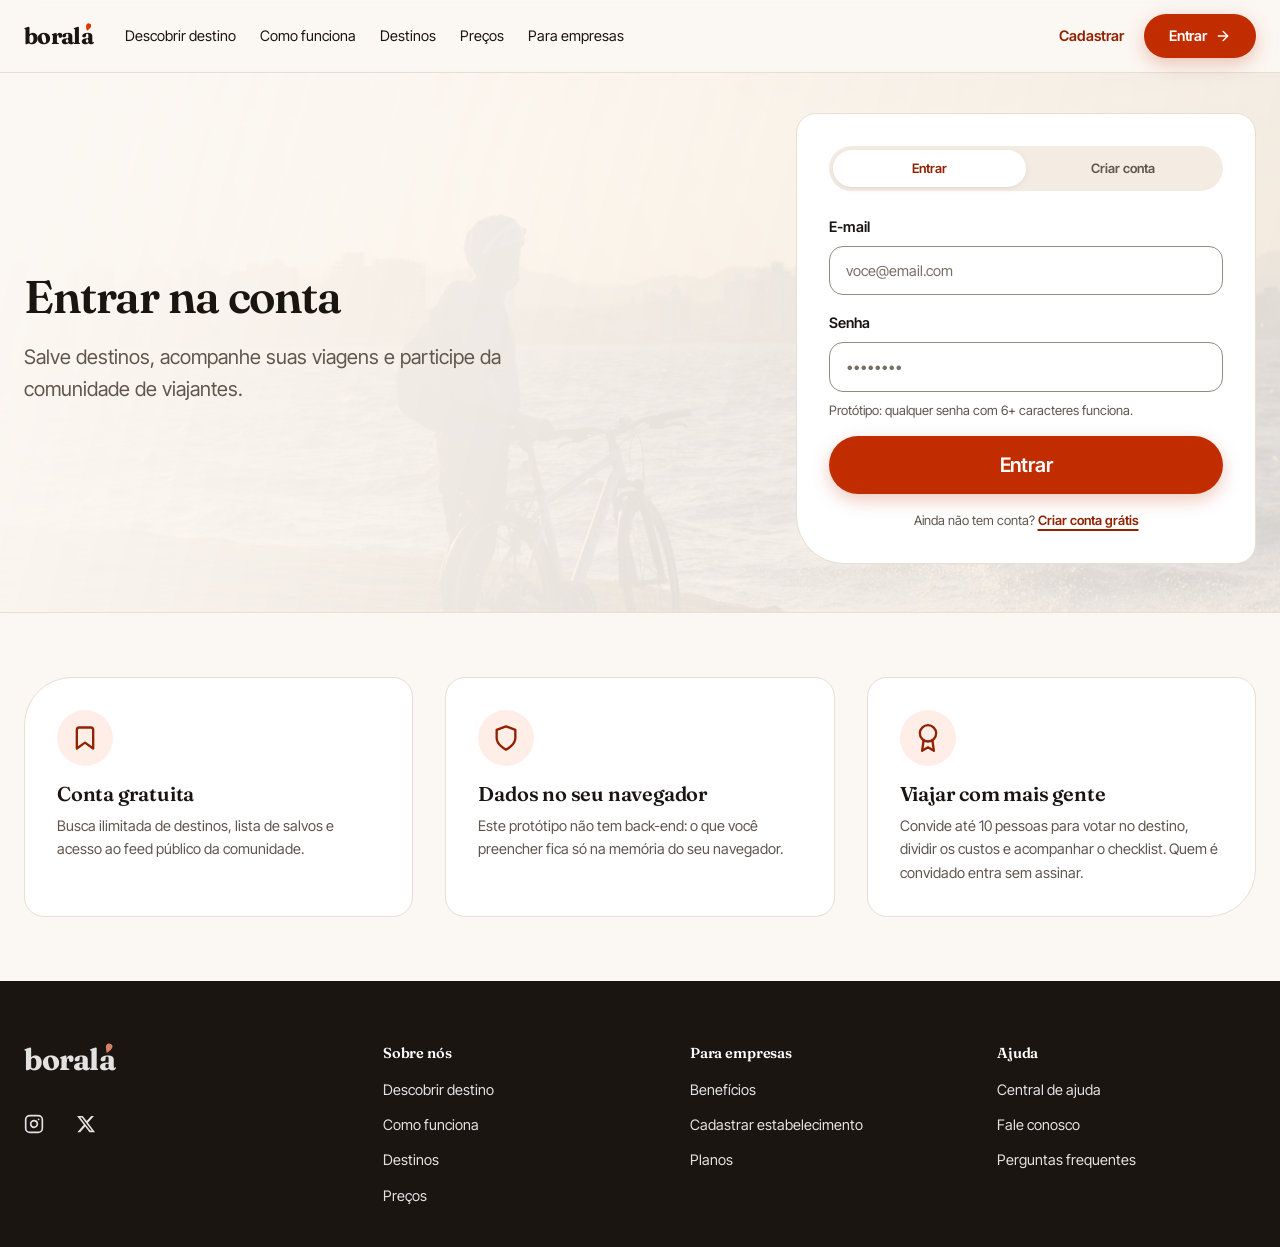
<file: viagem.html>
<!DOCTYPE html>
<html lang="pt-BR">
<head>
<meta charset="UTF-8">
<meta name="viewport" content="width=device-width, initial-scale=1">
<title>Viagem coletiva — Boralá!</title>
<meta name="description" content="Uma viagem em grupo: votação do destino, rateio dos custos e checklist compartilhado.">
<link rel="icon" href="assets/img/favicon.svg" type="image/svg+xml">
<link rel="preconnect" href="https://fonts.googleapis.com">
<link rel="preconnect" href="https://fonts.gstatic.com" crossorigin>
<link href="https://fonts.googleapis.com/css2?family=Fraunces:ital,opsz,wght@0,9..144,400..800;1,9..144,400..700&family=Inter+Tight:wght@400;500;600;700&display=swap" rel="stylesheet">
<link rel="stylesheet" href="assets/css/design-system.css">
<link rel="stylesheet" href="assets/css/app.css">
</head>
<body>
<div data-header></div>

<main id="conteudo"></main>

<div data-footer></div>

<script src="assets/js/data.js"></script>
<script src="assets/js/app.js"></script>
<script>
(function () {
  if (!BL.iniciar({ nav: "viagens", exigeLogin: true, modo: "viajante" })) return;

  const p = BL.params();
  const conteudo = document.getElementById("conteudo");

  /* Cópia de trabalho: votos e checklist mudam na tela sem alterar os
     dados de exemplo — o que a pessoa cria mora no localStorage. */
  const original = blBuscarViagem(p.id || "fim-de-ano", BL.viagens());
  if (!original) {
    conteudo.innerHTML =
      '<div class="container section"><div class="empty">' +
        '<span class="icon-tile">' + BL.icone("pessoas", "icon--lg") + "</span>" +
        "<h2>Viagem não encontrada</h2>" +
        '<p class="text-secondary measure">O convite pode ter expirado ou a viagem foi encerrada por quem organiza.</p>' +
        '<a class="btn" href="viagens.html">Ver minhas viagens</a>' +
      "</div></div>";
    return;
  }

  const viagem = JSON.parse(JSON.stringify(original));
  document.title = viagem.nome + " — Boralá!";

  /* destino sugerido vindo da página de detalhe */
  if (p.destino && !viagem.candidatos.some(function (c) { return c.destinoId === p.destino; })) {
    viagem.candidatos.push({ destinoId: p.destino, votos: 0 });
    const sugerido = blBuscarDestino(p.destino);
    if (sugerido) BL.toast(sugerido.nome + " entrou na votação do grupo.", "sucesso");
  }

  let meuVoto = null;

  function pessoas() { return viagem.membros.length; }
  function plural(n, um, varios) { return n + " " + (n === 1 ? um : varios); }
  function totalVotos() { return blVotosDaViagem(viagem) || 1; }
  function fechada() { return viagem.status !== "votacao"; }

  function render() {
    const lider = blLiderDaViagem(viagem);
    const st = fechada()
      ? (viagem.status === "encerrada"
          ? '<span class="badge badge--neutral">' + BL.icone("check", "icon--sm") + "Viagem encerrada</span>"
          : '<span class="badge">' + BL.icone("check-circulo", "icon--sm") + "Destino definido</span>")
      : '<span class="badge badge--premium">' + BL.icone("pessoas", "icon--sm") + "Votação aberta</span>";

    conteudo.innerHTML =
      '<section class="hero hero--sm hero--foto">' +
        '<img class="hero__bg" src="' + (lider ? lider.img : "assets/img/planejamento.jpg") + '" alt="">' +
        '<div class="container hero__inner">' +
          '<a class="link" href="viagens.html">' + BL.icone("voltar", "icon--sm") + "Voltar para viagens coletivas</a>" +
          '<div class="cluster between gap-6 mt-6" style="align-items: flex-end">' +
            "<div><h1>" + viagem.nome + "</h1>" +
              '<p class="hero__lead">' + BL.icone("calendario", "icon--sm") + " " + viagem.periodo + " · " + plural(pessoas(), "pessoa", "pessoas") + "</p></div>" +
            st +
          "</div>" +
        "</div>" +
      "</section>" +

      '<section class="section"><div class="container" id="area-viagem"></div></section>';

    document.getElementById("area-viagem").innerHTML =
      '<div data-premium data-premium-origem="viagens" ' +
           'data-premium-titulo="Viagens coletivas são para assinantes" ' +
           'data-premium-texto="Organize a viagem com até 10 pessoas: votação de destino, rateio de custos e checklist compartilhado.">' +

        '<div class="grid grid--aside">' +

          "<div>" +
            /* --- turma --- */
            '<div class="card blob-tl">' +
              '<div class="cluster between gap-4">' +
                "<div><h2>A turma</h2>" +
                  '<p class="text-secondary mt-2">' + plural(pessoas(), "confirmada", "confirmadas") + " · organizada por " + viagem.organizador +
                  (viagem.convidadosPendentes ? " · " + plural(viagem.convidadosPendentes, "convite sem resposta", "convites sem resposta") : "") + "</p></div>" +
                '<div class="avatar-stack">' + viagem.membros.map(function (m) {
                  return '<img class="avatar avatar--sm" src="' + m.avatar + '" alt="' + m.nome + '" title="' + m.nome + '">';
                }).join("") + "</div>" +
              "</div>" +
              '<div class="cluster gap-3 mt-6">' +
                '<button class="btn btn--outline btn--sm" type="button" id="copiar-link">' + BL.icone("copiar", "icon--sm") + " Copiar link do convite</button>" +
                '<button class="btn btn--ghost btn--sm" type="button" id="convidar">' + BL.icone("mais", "icon--sm") + " Convidar por e-mail</button>" +
              "</div>" +
            "</div>" +

            /* --- votação --- */
            '<h3 class="mt-12">' + (fechada() ? "Resultado da votação" : "Votação do destino") + "</h3>" +
            '<p class="body-sm text-secondary mt-2">' + (fechada()
              ? "A votação foi fechada em " + (lider ? lider.nome : "um destino") + ". O histórico fica aqui para o grupo consultar."
              : "Cada pessoa tem um voto, e dá para trocar até a votação fechar.") + "</p>" +
            '<div class="stack gap-4 mt-6" id="votacao"></div>' +
            (fechada() ? "" :
              '<div class="cluster between gap-4 mt-6">' +
                '<a class="link body-sm" href="resultados.html" style="display:inline-flex">' + BL.icone("mais", "icon--sm") + " Sugerir outro destino</a>" +
                (viagem.candidatos.length
                  ? '<button class="btn btn--outline btn--sm" type="button" id="fechar-votacao">' + BL.icone("check", "icon--sm") + " Fechar no destino líder</button>"
                  : "") +
              "</div>") +
          "</div>" +

          "<aside>" +
            '<div class="card card--brand-subtle blob-tr">' +
              "<h4>Rateio estimado</h4>" +
              '<div id="rateio" class="mt-4"></div>' +
            "</div>" +

            '<div class="card mt-6">' +
              '<div class="cluster between gap-3"><h4>Checklist do grupo</h4>' +
                '<span class="caption text-secondary" id="progresso-checklist"></span></div>' +
              '<div class="stack gap-3 mt-4" id="checklist"></div>' +
            "</div>" +

            (viagem.status === "encerrada"
              ? '<div class="card card--flat mt-6">' +
                  '<div class="cluster gap-3"><span class="icon-tile icon-tile--sm" style="width:40px;height:40px">' + BL.icone("camera", "icon--sm") + "</span>" +
                  "<div><strong class=\"body-sm\">As fotos viraram álbum</strong>" +
                  '<p class="caption text-secondary mt-1">O grupo publicou o álbum desta viagem no feed.</p></div></div>' +
                  '<a class="btn btn--outline btn--sm btn--block mt-4" href="album.html">Ver o álbum ' + BL.icone("seta", "icon--sm") + "</a>" +
                "</div>"
              : "") +
          "</aside>" +

        "</div>" +
      "</div>";

    renderVotacao();
    renderRateio(lider);
    renderChecklist();
    ligarAcoes();
    BL.aplicarBloqueios();
  }

  /* ---------- votação ---------- */
  function renderVotacao() {
    const elVotacao = document.getElementById("votacao");
    if (!viagem.candidatos.length) {
      elVotacao.innerHTML =
        '<div class="empty" style="padding: var(--space-10) var(--space-6)">' +
          '<span class="icon-tile">' + BL.icone("marcador", "icon--lg") + "</span>" +
          "<h4>Nenhum destino na mesa ainda</h4>" +
          '<p class="text-secondary measure">Procure nos resultados e mande para cá os destinos que a turma quer disputar.</p>' +
          '<a class="btn" href="resultados.html">Boralá! ' + BL.icone("seta", "icon--sm") + "</a>" +
        "</div>";
      return;
    }

    const ordenados = viagem.candidatos.slice().sort(function (a, b) { return b.votos - a.votos; });
    ordenados.forEach(function (c) {
      const d = blBuscarDestino(c.destinoId);
      if (!d) return;
      const pct = Math.round((c.votos / totalVotos()) * 100);
      const vencedor = viagem.destinoEscolhido === c.destinoId;
      const votado = meuVoto === c.destinoId;
      const item = BL.el(
        '<div class="vote ' + (votado || vencedor ? "is-voted" : "") + '">' +
          '<img class="vote__thumb" src="' + d.img + '" alt="">' +
          '<div class="vote__body">' +
            '<div class="cluster between gap-3">' +
              "<div><strong>" + d.nome + "</strong>" +
                '<p class="caption text-secondary">' + d.uf + " · " + BL.dinheiro(d.preco) + " por pessoa</p></div>" +
              '<strong class="body-sm">' + c.votos + " voto" + (c.votos === 1 ? "" : "s") + " · " + pct + "%</strong>" +
            "</div>" +
            '<div class="meter' + (vencedor ? " meter--success" : "") + '"><span class="meter__fill" style="width:' + pct + '%"></span></div>' +
          "</div>" +
          (fechada()
            ? (vencedor ? '<span class="tag tag--success">' + BL.icone("check", "icon--sm") + "escolhido</span>" : "")
            : '<button class="btn ' + (votado ? "" : "btn--outline") + ' btn--sm" type="button">' +
                (votado ? BL.icone("check", "icon--sm") + " Meu voto" : "Votar") + "</button>") +
        "</div>"
      );

      const btn = item.querySelector("button");
      if (btn) {
        btn.addEventListener("click", function () {
          if (meuVoto === c.destinoId) {
            c.votos = Math.max(0, c.votos - 1);
            meuVoto = null;
          } else {
            if (meuVoto) {
              const anterior = viagem.candidatos.find(function (x) { return x.destinoId === meuVoto; });
              if (anterior) anterior.votos = Math.max(0, anterior.votos - 1);
            }
            c.votos += 1;
            meuVoto = c.destinoId;
            BL.toast("Voto registrado em " + d.nome + ".", "sucesso");
          }
          render();
        });
      }
      elVotacao.appendChild(item);
    });
  }

  /* ---------- rateio ---------- */
  function renderRateio(lider) {
    const alvo = document.getElementById("rateio");
    if (!lider) {
      alvo.innerHTML = '<p class="body-sm">O rateio aparece assim que houver um destino na votação.</p>';
      return;
    }
    const total = lider.preco * pessoas();
    alvo.innerHTML =
      '<p class="body-sm">Com base em <strong>' + lider.nome + "</strong>, " +
        (viagem.destinoEscolhido ? "destino escolhido pelo grupo" : "destino líder da votação") + ":</p>" +
      '<div class="cluster between mt-4"><span class="body-sm text-secondary">Por pessoa</span><strong>' + BL.dinheiro(lider.preco) + "</strong></div>" +
      '<div class="cluster between mt-2"><span class="body-sm text-secondary">' + pessoas() + " pessoas</span><strong>" + BL.dinheiro(total) + "</strong></div>" +
      '<hr class="divider mt-4">' +
      '<p class="caption text-secondary mt-4">Inclui hospedagem e passeios estimados para ' + lider.noites +
        " noites. Transporte entra depois que a turma fechar a data.</p>";
  }

  /* ---------- checklist ---------- */
  function renderChecklist() {
    const elCheck = document.getElementById("checklist");
    elCheck.innerHTML = "";
    viagem.checklist.forEach(function (item, i) {
      const label = BL.el(
        '<label class="check"><input type="checkbox"' + (item.feito ? " checked" : "") + ">" +
        '<span class="check__box">' + BL.icone("check") + "</span><span>" + item.texto + "</span></label>"
      );
      label.querySelector("input").addEventListener("change", function (ev) {
        viagem.checklist[i].feito = ev.target.checked;
        BL.atualizarViagem(viagem.id, { checklist: viagem.checklist });
        if (ev.target.checked) BL.toast("Item concluído!");
        atualizarProgresso();
      });
      elCheck.appendChild(label);
    });
    atualizarProgresso();
  }

  function atualizarProgresso() {
    const feitos = viagem.checklist.filter(function (i) { return i.feito; }).length;
    const alvo = document.getElementById("progresso-checklist");
    if (alvo) alvo.textContent = feitos + " de " + viagem.checklist.length;
  }

  /* ---------- ações ---------- */
  function ligarAcoes() {
    const btnLink = document.getElementById("copiar-link");
    if (btnLink) {
      btnLink.addEventListener("click", function () {
        const link = location.origin + location.pathname + "?id=" + viagem.id;
        if (navigator.clipboard) navigator.clipboard.writeText(link).catch(function () {});
        BL.toast("Link do convite copiado!", "sucesso");
      });
    }

    const btnConvidar = document.getElementById("convidar");
    if (btnConvidar) {
      btnConvidar.addEventListener("click", function () {
        BL.toast("No protótipo o convite por e-mail é só demonstrativo.");
      });
    }

    const btnFechar = document.getElementById("fechar-votacao");
    if (btnFechar) {
      btnFechar.addEventListener("click", function () {
        const lider = blLiderDaViagem(viagem);
        if (!lider) return;
        viagem.destinoEscolhido = lider.id;
        viagem.status = "definida";
        BL.atualizarViagem(viagem.id, { destinoEscolhido: lider.id, status: "definida" });
        BL.toast("Votação fechada em " + lider.nome + ".", "sucesso");
        render();
      });
    }
  }

  render();
})();
</script>
</body>
</html>
</file>
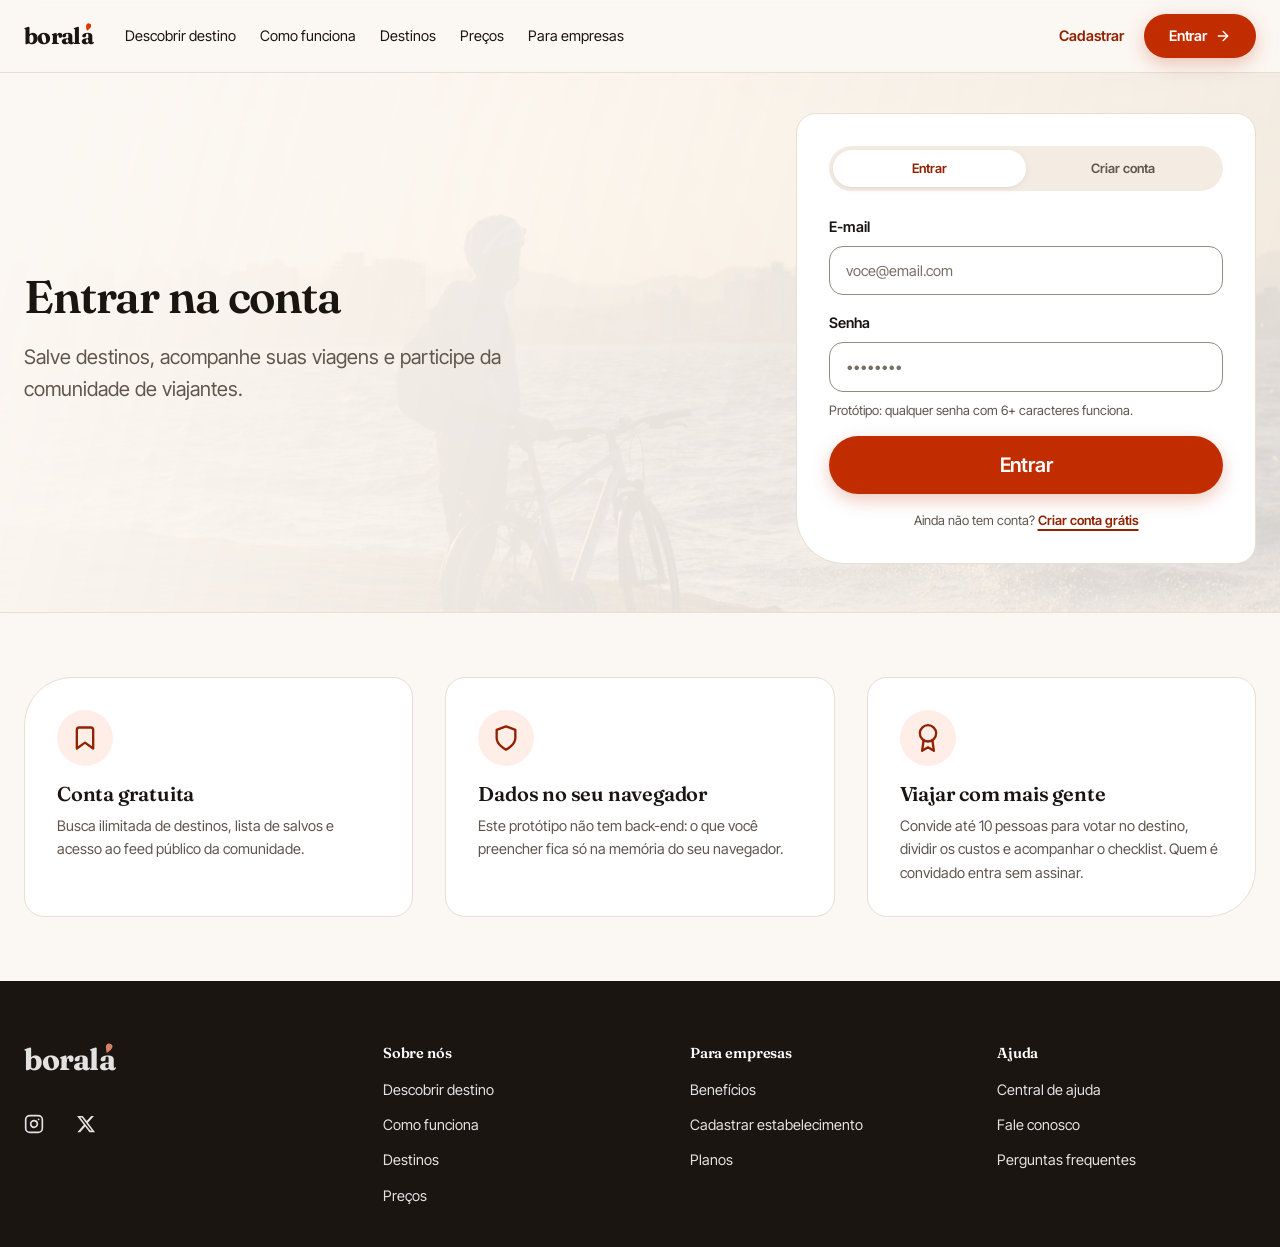
<file: viagens.html>
<!DOCTYPE html>
<html lang="pt-BR">
<head>
<meta charset="UTF-8">
<meta name="viewport" content="width=device-width, initial-scale=1">
<title>Viagens coletivas — Boralá!</title>
<meta name="description" content="Todas as suas viagens em grupo em um lugar: votação do destino, convites pendentes e viagens já encerradas.">
<link rel="icon" href="assets/img/favicon.svg" type="image/svg+xml">
<link rel="preconnect" href="https://fonts.googleapis.com">
<link rel="preconnect" href="https://fonts.gstatic.com" crossorigin>
<link href="https://fonts.googleapis.com/css2?family=Fraunces:ital,opsz,wght@0,9..144,400..800;1,9..144,400..700&family=Inter+Tight:wght@400;500;600;700&display=swap" rel="stylesheet">
<link rel="stylesheet" href="assets/css/design-system.css">
<link rel="stylesheet" href="assets/css/app.css">
</head>
<body>
<div data-header></div>

<main>
  <section class="hero hero--sm">
    <img class="hero__bg" src="assets/img/grupo-trilha.jpg" alt="">
    <div class="container hero__inner">
      <span class="chip chip--outline"><span data-icone="pessoas" data-icone-classe="icon--sm"></span> Funcionalidade premium</span>
      <h1 class="mt-4">Viagens coletivas</h1>
      <p class="hero__lead">Decidir o destino em grupo costuma travar no grupo de mensagens. Aqui cada viagem tem votação, custo dividido e checklist no mesmo lugar.</p>
    </div>
  </section>

  <section class="section">
    <div class="container">
      <div id="aviso-destino"></div>
      <div id="area-viagens"></div>
    </div>
  </section>

  <section class="section section--sm">
    <div class="container">
      <h2>Como funciona uma viagem coletiva</h2>
      <div class="grid grid--3 mt-8">
        <div class="card blob-tl step">
          <span class="icon-tile"><span data-icone="marcador" data-icone-classe="icon--lg"></span></span>
          <div><h4>1. Cada pessoa vota</h4>
          <p class="body-sm text-secondary mt-2">Você sugere destinos a partir dos resultados da busca e a turma escolhe. Um voto por pessoa, trocável até a votação fechar.</p></div>
        </div>
        <div class="card step">
          <span class="icon-tile"><span data-icone="cartao" data-icone-classe="icon--lg"></span></span>
          <div><h4>2. O custo aparece dividido</h4>
          <p class="body-sm text-secondary mt-2">O rateio usa a estimativa do destino líder e o número de pessoas confirmadas — sem ninguém fazendo conta no papel.</p></div>
        </div>
        <div class="card blob-br step">
          <span class="icon-tile"><span data-icone="check" data-icone-classe="icon--lg"></span></span>
          <div><h4>3. O checklist é do grupo</h4>
          <p class="body-sm text-secondary mt-2">Passagem, hospedagem e passeios ficam numa lista só, visível para todo mundo que foi convidado.</p></div>
        </div>
      </div>
    </div>
  </section>
</main>

<div data-footer></div>

<script src="assets/js/data.js"></script>
<script src="assets/js/app.js"></script>
<script>
(function () {
  if (!BL.iniciar({ nav: "viagens", exigeLogin: true, modo: "viajante" })) return;

  const p = BL.params();
  const area = document.getElementById("area-viagens");

  /* Destino que veio da página de detalhe: o índice entra em modo
     "escolha a viagem" e o destino segue para a viagem escolhida. */
  const destinoSugerido = p.destino ? blBuscarDestino(p.destino) : null;

  let filtro = "todas";
  let criando = false;

  /* As viagens criadas no protótipo ficam no localStorage, junto do
     resto do estado da conta, e aparecem misturadas às de exemplo. */
  function todasAsViagens() {
    return BL_VIAGENS.concat(BL.viagens());
  }

  function daPessoa(v) { return !v.convite; }
  function plural(n, um, varios) { return n + " " + (n === 1 ? um : varios); }

  function listaFiltrada() {
    const todas = todasAsViagens();
    if (filtro === "votacao") return todas.filter(function (v) { return daPessoa(v) && v.status === "votacao"; });
    if (filtro === "definidas") return todas.filter(function (v) { return daPessoa(v) && v.status === "definida"; });
    if (filtro === "encerradas") return todas.filter(function (v) { return daPessoa(v) && v.status === "encerrada"; });
    if (filtro === "convites") return todas.filter(function (v) { return v.convite; });
    return todas.filter(daPessoa);
  }

  function contar(chave) {
    const todas = todasAsViagens();
    if (chave === "convites") return todas.filter(function (v) { return v.convite; }).length;
    if (chave === "todas") return todas.filter(daPessoa).length;
    const status = chave === "definidas" ? "definida" : chave === "encerradas" ? "encerrada" : "votacao";
    return todas.filter(function (v) { return daPessoa(v) && v.status === status; }).length;
  }

  /* ---------- aviso de destino sugerido ---------- */
  if (destinoSugerido) {
    document.getElementById("aviso-destino").innerHTML =
      '<div class="alert mb-8">' + BL.icone("marcador") +
        '<div class="alert__body"><strong>Escolha a viagem que vai receber ' + destinoSugerido.nome + "</strong>" +
        '<p class="body-sm">O destino entra como candidato na votação do grupo. Você também pode criar uma viagem nova.</p></div>' +
      "</div>";
  }

  /* ---------- cartão de viagem ---------- */
  function statusDaViagem(v) {
    if (v.status === "encerrada") return { texto: "Encerrada", classe: "tag--neutral" };
    if (v.status === "definida") return { texto: "Destino definido", classe: "tag--success" };
    return { texto: "Votação aberta", classe: "" };
  }

  function cardViagem(v) {
    const lider = blLiderDaViagem(v);
    const votos = blVotosDaViagem(v);
    const pessoas = v.membros.length;
    const pct = pessoas ? Math.round((Math.min(votos, pessoas) / pessoas) * 100) : 0;
    const st = statusDaViagem(v);
    const capa = lider ? lider.img : "assets/img/planejamento.jpg";
    const destino = destinoSugerido ? "&destino=" + destinoSugerido.id : "";

    const miolo = v.destinoEscolhido
      ? '<p class="body-sm"><strong>' + lider.nome + "</strong>, " + lider.uf + " · " + BL.dinheiro(lider.preco) + " por pessoa</p>" +
        '<p class="caption text-secondary">' + (v.status === "encerrada" ? "Viagem concluída" : "Destino fechado com o grupo") + "</p>"
      : v.candidatos.length
        ? '<div class="cluster between"><span class="body-sm text-secondary">' + votos + " de " + pessoas + " já votaram</span>" +
            '<strong class="body-sm">' + pct + "%</strong></div>" +
          '<div class="meter"><span class="meter__fill" style="width:' + pct + '%"></span></div>' +
          '<p class="caption text-secondary">' + (lider ? lider.nome + " lidera a votação" : "") + "</p>"
        : '<p class="body-sm text-secondary">Nenhum destino sugerido ainda. Abra a viagem e traga as primeiras opções.</p>';

    const acao = v.convite
      ? '<div class="cluster gap-2">' +
          '<button class="btn btn--sm" type="button" data-aceitar="' + v.id + '">Entrar</button>' +
          '<button class="btn btn--ghost btn--sm" type="button" data-recusar="' + v.id + '">Recusar</button>' +
        "</div>"
      : '<a class="btn btn--sm" href="viagem.html?id=' + v.id + destino + '">' +
          (destinoSugerido ? "Sugerir aqui " : "Abrir viagem ") + BL.icone("seta", "icon--sm") + "</a>";

    return '<article class="tripcard ' + (v.convite ? "tripcard--convite" : "") + '">' +
      '<div class="tripcard__media">' +
        '<img src="' + capa + '" alt="" loading="lazy">' +
        '<span class="tag tag--overlay tripcard__status">' + st.texto + "</span>" +
        '<div class="avatar-stack tripcard__people">' + v.membros.slice(0, 4).map(function (m) {
          return '<img class="avatar avatar--sm" src="' + m.avatar + '" alt="' + m.nome + '" title="' + m.nome + '">';
        }).join("") + "</div>" +
      "</div>" +
      '<div class="tripcard__body">' +
        "<h3>" + v.nome + "</h3>" +
        '<p class="body-sm text-secondary">' + BL.icone("calendario", "icon--sm") + " " + v.periodo + "</p>" +
        '<div class="stack gap-2">' + miolo + "</div>" +
        '<div class="tripcard__foot">' +
          '<span class="caption text-secondary">' + plural(pessoas, "pessoa", "pessoas") + " · " +
            (v.convite ? "convite de " + v.organizador : v.organizador === "Você" ? "organizada por você" : "de " + v.organizador) +
          "</span>" + acao +
        "</div>" +
      "</div></article>";
  }

  /* ---------- formulário de nova viagem ---------- */
  function formNovaViagem() {
    if (!criando) return "";
    return '<div class="card blob-tl mb-8" id="form-wrap">' +
      '<div class="cluster between gap-4"><h3>Nova viagem coletiva</h3>' +
        '<button class="btn-icon btn-icon--sm" type="button" id="fechar-form" aria-label="Fechar formulário">' + BL.icone("fechar", "icon--sm") + "</button></div>" +
      '<form class="stack gap-6 mt-6" id="form-viagem">' +
        '<div class="grid grid--2" style="gap: 16px">' +
          '<div class="field"><label class="field__label" for="nome-viagem">Nome da viagem</label>' +
            '<input class="input" id="nome-viagem" required placeholder="Ex.: Feriado de novembro"></div>' +
          '<div class="field"><label class="field__label" for="periodo-viagem">Quando deve ser</label>' +
            '<input class="input" id="periodo-viagem" required placeholder="Ex.: 15 a 20 de novembro">' +
            '<span class="field__hint">Pode ser aproximado — dá para ajustar depois da votação.</span></div>' +
        "</div>" +
        '<div class="field"><label class="field__label" for="convites-viagem">Convidar por e-mail</label>' +
          '<input class="input" id="convites-viagem" placeholder="nome@email.com, outro@email.com">' +
          '<span class="field__hint">No protótipo o convite não é enviado de verdade.</span></div>' +
        '<button class="btn btn--lg" type="submit">Criar viagem</button>' +
      "</form></div>";
  }

  /* ---------- render ---------- */
  function render() {
    const lista = listaFiltrada();
    const abas = [
      { v: "todas", label: "Todas" },
      { v: "votacao", label: "Votação aberta" },
      { v: "definidas", label: "Destino definido" },
      { v: "convites", label: "Convites" },
      { v: "encerradas", label: "Encerradas" }
    ];

    area.innerHTML =
      '<div data-premium data-premium-origem="viagens" ' +
           'data-premium-titulo="Viagens coletivas são para assinantes" ' +
           'data-premium-texto="Organize a viagem com até 10 pessoas: votação de destino, rateio de custos e checklist compartilhado.">' +

        '<div class="cluster between gap-4 mb-8">' +
          "<div><h2>Suas viagens</h2>" +
            '<p class="body-sm text-secondary mt-2">Viagens que você organiza, viagens em que foi convidado e as que já aconteceram.</p></div>' +
          '<button class="btn" type="button" id="abrir-form">' + BL.icone("mais", "icon--sm") + " Nova viagem</button>" +
        "</div>" +

        '<div class="segmented tripcard-filtros mb-8" id="filtro-viagens">' + abas.map(function (a) {
          const n = contar(a.v);
          return '<button type="button" aria-pressed="' + (a.v === filtro) + '" data-filtro="' + a.v + '">' +
            a.label + (n ? " (" + n + ")" : "") + "</button>";
        }).join("") + "</div>" +

        formNovaViagem() +

        (lista.length
          ? '<div class="grid grid--3">' + lista.map(cardViagem).join("") + "</div>"
          : '<div class="empty">' +
              '<span class="icon-tile">' + BL.icone("pessoas", "icon--lg") + "</span>" +
              "<h3>" + (filtro === "convites" ? "Nenhum convite pendente" : "Nenhuma viagem por aqui") + "</h3>" +
              '<p class="text-secondary measure">' + (filtro === "convites"
                ? "Quando alguém te convidar para uma viagem, ela aparece nesta aba."
                : "Crie uma viagem, convide a turma e traga os destinos que vocês estão namorando.") + "</p>" +
              (filtro === "convites" ? "" : '<button class="btn" type="button" id="criar-vazio">' + BL.icone("mais", "icon--sm") + " Criar viagem</button>") +
            "</div>") +
      "</div>";

    ligarEventos();
    BL.aplicarBloqueios();
  }

  function ligarEventos() {
    BL.$$("#filtro-viagens button").forEach(function (b) {
      b.addEventListener("click", function () {
        filtro = b.dataset.filtro;
        render();
      });
    });

    ["abrir-form", "criar-vazio"].forEach(function (id) {
      const btn = document.getElementById(id);
      if (btn) btn.addEventListener("click", function () { criando = true; render(); });
    });

    const fechar = document.getElementById("fechar-form");
    if (fechar) fechar.addEventListener("click", function () { criando = false; render(); });

    const form = document.getElementById("form-viagem");
    if (form) {
      form.addEventListener("submit", function (ev) {
        ev.preventDefault();
        const nova = BL.criarViagem({
          nome: document.getElementById("nome-viagem").value,
          periodo: document.getElementById("periodo-viagem").value
        });
        if (destinoSugerido) nova.candidatos.push({ destinoId: destinoSugerido.id, votos: 0 });
        BL.toast("Viagem criada! Abrindo para convidar a turma.", "sucesso");
        setTimeout(function () { location.href = "viagem.html?id=" + nova.id; }, 700);
      });
    }

    BL.$$("[data-aceitar]").forEach(function (b) {
      b.addEventListener("click", function () {
        const v = blBuscarViagem(b.dataset.aceitar, BL.viagens());
        /* O convite aceito vale para esta visita: o protótipo não guarda
           viagens de outras pessoas no estado da conta. */
        v.convite = false;
        v.membros.push({ nome: "Você", avatar: "assets/img/p1.jpg" });
        BL.toast("Você entrou em " + v.nome + ".", "sucesso");
        filtro = "todas";
        render();
      });
    });

    BL.$$("[data-recusar]").forEach(function (b) {
      b.addEventListener("click", function () {
        BL.toast("Convite recusado. Quem organiza é avisado.");
      });
    });
  }

  render();
})();
</script>
</body>
</html>
</file>
<file: assets/css/design-system.css>
/* =========================================================================
   Boralá! — Design System v3 "editorial quente"
   -------------------------------------------------------------------------
   Identidade preservada: laranja da marca, fotos de momentos reais e o
   canto-assinatura assimétrico. Contraste continua auditado (WCAG 2.1 AA),
   com a camada semântica e os alvos de 44px da v2.

   O QUE MUDOU NA v3 — as seis decisões que definem o estilo:

   1. DUAS VOZES TIPOGRÁFICAS. Fraunces (serifada variável, eixos SOFT/WONK)
      nos títulos, preços e números; Inter Tight na interface e no texto
      corrido. Até a v2 era Nunito Sans em tudo — uma voz só, e por isso
      nada se destacava. O itálico do Fraunces é recurso de marca.
   2. LARANJA É ACENTO, NÃO FUNDO. A base passa a ser areia quente
      (--c-neutral-50) e a foto entra em cor cheia. O laranja fica para
      ação, eyebrow e detalhe — aparece menos e por isso rende mais.
   3. VERDE SIGNIFICA UMA COISA SÓ: verificado pela curadoria. Deixou de
      ser cor de botão. Ação primária é sempre o laranja da marca.
   4. UM CANTO-ASSINATURA por composição, no degrau da superfície. Os
      demais cantos ficam no raio padrão. Nada de blob em todo card.
   5. HAIRLINE NO LUGAR DE SOMBRA. Superfície em repouso usa borda de 1px;
      a elevação entra só no hover e em peças flutuantes.
   6. ESCALA DE CINZA QUENTE. Os neutros têm a mesma temperatura da areia,
      então nada "esfria" ao lado da foto.

   Arquitetura de tokens (2 camadas):
   1. Primitivos  --c-brand-500, --space-4, --text-lg   → a paleta crua
   2. Semânticos  --bg-surface, --text-secondary        → o que usar no código
   Componentes consomem SEMPRE a camada semântica.
   ========================================================================= */

/* =========================================================================
   1. PRIMITIVOS
   ========================================================================= */
:root {
  /* ---- cor: laranja da marca ---- */
  --c-brand-50:  #fff7f4;
  --c-brand-75:  #ffeee7;  /* v3: o "laranja de fundo" agora para aqui */
  --c-brand-100: #ffdbd0;
  --c-brand-200: #ffbca8;
  --c-brand-300: #f0906f;
  --c-brand-400: #de6743;
  --c-brand-500: #dd3400;  /* laranja da marca — superfícies e áreas grandes */
  --c-brand-600: #c22d00;  /* ação interativa: branco por cima dá 5.72:1 */
  --c-brand-700: #912200;  /* texto e links sobre branco: 8.63:1 */
  --c-brand-800: #731b00;
  --c-brand-900: #4d1200;

  /* ---- cor: verde de ação ---- */
  --c-green-50:  #e5ffea;
  --c-green-100: #c3f0cb;
  --c-green-500: #008a17;
  --c-green-600: #007613;
  --c-green-700: #136c22;  /* botão de ação: branco por cima dá 6.57:1 */
  --c-green-800: #0b4a17;

  /* ---- cor: neutros quentes ----
     Toda a escala tem a temperatura da areia. Cinza frio ao lado de uma
     foto quente lê como sujeira, e o produto é todo foto. Os valores de
     contraste foram remedidos sobre branco depois do reaquecimento. */
  --c-neutral-0:   #ffffff;
  --c-neutral-50:  #fbf7f2;  /* areia — é o fundo da página */
  --c-neutral-100: #f4ece3;  /* areia 2 — faixas e seções alternadas */
  --c-neutral-200: #e8ded2;  /* hairline decorativa */
  --c-neutral-300: #d6cabb;  /* só decorativo, nunca borda funcional */
  --c-neutral-400: #968a7e;  /* borda funcional mínima: 3.38:1 */
  --c-neutral-500: #786e63;  /* texto auxiliar: 5.01:1 */
  --c-neutral-600: #5f564c;  /* texto secundário: 7.22:1 */
  --c-neutral-800: #332c25;
  --c-neutral-900: #1a1511;  /* texto principal: 18.3:1 */

  /* ---- cor: estados do sistema ---- */
  --c-danger-50:  #fdecea;
  --c-danger-600: #c0261c;
  --c-danger-700: #a01a12;
  --c-warning-50:  #fff4d6;
  --c-warning-700: #7a4f00;
  --c-info-50:  #e8f1fb;
  --c-info-700: #14549b;

  /* ---- tipografia: duas vozes ----
     DISPLAY (Fraunces) — títulos, preços, números grandes e citações.
       É variável nos eixos opsz/SOFT/WONK: WONK liga as formas "tortas"
       do itálico e dá o calor que a marca pede. Peso 600 é o de título;
       acima disso ela fecha os contraformas e suja em tamanho grande.
     UI (Inter Tight) — tudo que a pessoa opera: rótulo, campo, botão,
       chip, metadado de card e texto corrido. É estreita, então rende
       bem nos 13–16px, que é onde esta interface vive. */
  --font-display: "Fraunces", Georgia, "Times New Roman", serif;
  --font-sans: "Inter Tight", "Inter", -apple-system, BlinkMacSystemFont, "Segoe UI", Roboto, sans-serif;

  --text-display: clamp(2.9rem, 2.1rem + 3.4vw, 4.75rem);   /* 46 → 76 */
  --text-2xl: clamp(1.9rem, 1.5rem + 1.7vw, 2.9rem);        /* 30 → 46 */
  --text-xl:  clamp(1.5rem, 1.32rem + 0.75vw, 2rem);        /* 24 → 32 */
  --text-lg:  clamp(1.2rem, 1.1rem + 0.5vw, 1.45rem);       /* 19 → 23 */
  --text-md:  clamp(1.05rem, 1rem + 0.35vw, 1.25rem);       /* 17 → 20 */
  --text-base: clamp(1rem, 0.97rem + 0.15vw, 1.0625rem);    /* 16 → 17 */
  --text-sm: 0.90625rem;  /* 14.5 */
  --text-xs: 0.8125rem;   /* 13 — piso: nunca menor que isto */

  --leading-tight: 1.05;  /* display em Fraunces aguenta mais apertado */
  --leading-snug: 1.2;
  --leading-normal: 1.6;
  --tracking-tight: -0.025em;
  --tracking-wide: 0.14em;  /* eyebrow/overline */

  --weight-regular: 400;
  --weight-semibold: 600;
  --weight-bold: 600;    /* no Fraunces o "negrito" de título é 600 */
  --weight-extrabold: 700;
  --weight-ui-bold: 600; /* Inter Tight: 600 já é o peso forte da UI */

  --measure: 65ch;        /* largura máxima de texto corrido */
  --measure-title: 22ch;  /* largura máxima de título */

  /* ---- espaçamento (base 4) ---- */
  --space-1: 0.25rem;  --space-2: 0.5rem;   --space-3: 0.75rem;
  --space-4: 1rem;     --space-5: 1.25rem;  --space-6: 1.5rem;
  --space-8: 2rem;     --space-10: 2.5rem;  --space-12: 3rem;
  --space-16: 4rem;    --space-20: 5rem;    --space-24: 6rem;

  /* ---- raios ----
     Escala mais contida que a v2: o arredondamento exagerado era metade
     do ar "infantil" do visual antigo. Card desceu de 30 para 20px. */
  --radius-xs: 8px;
  --radius-sm: 10px;
  --radius-md: 14px;
  --radius-lg: 20px;    /* padrão dos cards e das mídias */
  --radius-xl: 20px;    /* mantido como apelido de --radius-lg (v2) */
  --radius-pill: 999px;
  /* Canto-assinatura em três degraus. O raio precisa acompanhar o tamanho
     da superfície: 72px num hero de 1440 é 5% da largura e lê-se como
     gesto; os mesmos 72px num card de 448 são 16% e a curva invade o
     conteúdo. Regra: UM canto por composição, e no degrau da superfície. */
  --radius-blob-sm: 36px;   /* blocos compactos, < 360px */
  --radius-blob: 48px;      /* cards, 360–700px */
  --radius-blob-lg: 72px;   /* heros, seções e faixas, > 700px */

  /* ---- elevação ----
     Em repouso a superfície se separa por hairline (--border-subtle), não
     por sombra. Estas entram no hover, no que flutua e no que precisa
     dizer "estou por cima": menu, toast, card solto sobre foto. */
  --shadow-1: 0 1px 2px rgba(26, 21, 17, .04), 0 2px 8px rgba(26, 21, 17, .05);
  --shadow-2: 0 1px 2px rgba(26, 21, 17, .04), 0 8px 24px rgba(26, 21, 17, .06);
  --shadow-3: 0 2px 4px rgba(26, 21, 17, .04), 0 18px 48px rgba(26, 21, 17, .12);
  --shadow-brand: 0 6px 18px rgba(194, 45, 0, .26);

  /* ---- movimento ---- */
  --ease-out: cubic-bezier(.2, .8, .2, 1);
  --ease-in-out: cubic-bezier(.4, 0, .2, 1);
  --duration-fast: 120ms;
  --duration: 200ms;
  --duration-slow: 320ms;

  /* ---- layout ---- */
  --container-max: 1328px;
  --container-narrow: 760px;
  --gutter: var(--space-6);
  --target-min: 44px;   /* alvo de toque mínimo (WCAG 2.5.5) */
}

/* =========================================================================
   2. SEMÂNTICOS — é esta camada que os componentes usam
   ========================================================================= */
:root {
  /* superfícies
     A página é areia e o cartão é branco: é essa diferença que separa
     "o fundo" do "conteúdo" agora que a sombra saiu de cena. */
  --bg-page: var(--c-neutral-50);
  --bg-surface: var(--c-neutral-0);
  --bg-subtle: var(--c-neutral-100);
  --bg-muted: var(--c-neutral-200);
  --bg-brand-subtle: var(--c-brand-75);
  --bg-brand-faint: var(--c-brand-50);
  --bg-brand-tint: var(--c-brand-100);   /* o laranja chapado da v2, só em peça pequena */
  --bg-brand: var(--c-brand-500);
  --bg-brand-strong: var(--c-brand-700);  /* laranja de fundo mais escuro; na v3 sobrou para peça pontual */
  --bg-success-subtle: var(--c-green-50);
  --bg-danger-subtle: var(--c-danger-50);
  --bg-warning-subtle: var(--c-warning-50);
  --bg-info-subtle: var(--c-info-50);
  --bg-inverse: var(--c-neutral-900);

  /* texto */
  --text-primary: var(--c-neutral-900);
  --text-secondary: var(--c-neutral-600);
  --text-tertiary: var(--c-neutral-500);
  --text-brand: var(--c-brand-700);
  --text-success: var(--c-green-700);
  --text-danger: var(--c-danger-700);
  --text-warning: var(--c-warning-700);
  --text-info: var(--c-info-700);
  --text-on-brand: var(--c-neutral-0);
  --text-on-brand-muted: #ffe4da;         /* 4.73:1 sobre --c-brand-600 */
  --text-on-inverse: var(--c-neutral-0);
  --text-disabled: var(--c-neutral-500);

  /* bordas */
  --border-subtle: var(--c-neutral-200);  /* decorativa */
  --border-default: var(--c-neutral-400); /* funcional: 3:1 */
  --border-strong: var(--c-neutral-600);
  --border-brand: var(--c-brand-600);
  --border-danger: var(--c-danger-600);

  /* ações */
  --action-primary: var(--c-brand-600);
  --action-primary-hover: var(--c-brand-700);
  --action-primary-active: var(--c-brand-800);
  --action-success: var(--c-green-700);
  --action-success-hover: var(--c-green-800);
  --action-danger: var(--c-danger-600);
  --action-danger-hover: var(--c-danger-700);
  --action-disabled-bg: var(--c-neutral-200);
  --action-disabled-text: var(--c-neutral-500);

  /* foco — sobrescrito dentro de áreas escuras */
  --focus-color: var(--c-neutral-900);
  --focus-width: 3px;
  --focus-offset: 2px;
}

/* Em superfícies escuras ou de marca, inverte texto, borda e foco.
   v3: `.hero` saiu desta lista — o hero virou claro (areia), e quem
   inverte agora é só o que é de fato escuro ou chapado de marca. */
.on-dark,
.hero--foto,
.site-footer,
.card--brand,
.card--success,
.card--inverse {
  --text-primary: var(--c-neutral-0);
  --text-secondary: var(--text-on-brand-muted);
  --text-tertiary: var(--text-on-brand-muted);
  --text-brand: var(--c-neutral-0);
  --border-subtle: rgba(255, 255, 255, .24);
  --border-default: rgba(255, 255, 255, .64);
  --focus-color: var(--c-neutral-0);
}

/* Superfícies de TINTA (não de marca): o texto de apoio nelas é neutro
   quente, não rosado. O --text-on-brand-muted é calibrado para o laranja;
   sobre quase-preto ele puxa para rosa e denuncia que foi emprestado. */
.hero--foto,
.card--inverse,
.site-footer {
  --text-secondary: #cfc4b8;  /* 10.7:1 sobre --bg-inverse */
  --text-tertiary: #a1968a;   /* 6.28:1 sobre --bg-inverse */
}

/* ...e qualquer superfície clara aninhada dentro delas volta ao contexto
   claro. Sem isto, um card branco dentro do hero herda texto branco. */
.card:not(.card--brand):not(.card--success):not(.card--inverse),
.quiz,
.on-light {
  --text-primary: var(--c-neutral-900);
  --text-secondary: var(--c-neutral-600);
  --text-tertiary: var(--c-neutral-500);
  --text-brand: var(--c-brand-700);
  --border-subtle: var(--c-neutral-200);
  --border-default: var(--c-neutral-400);
  --focus-color: var(--c-neutral-900);
  color: var(--text-primary);
}

/* =========================================================================
   3. BASE
   ========================================================================= */
*, *::before, *::after { box-sizing: border-box; }

html { scroll-behavior: smooth; }

body {
  margin: 0;
  background: var(--bg-page);
  color: var(--text-primary);
  font-family: var(--font-sans);
  font-size: var(--text-base);
  line-height: var(--leading-normal);
  -webkit-font-smoothing: antialiased;
}

img, svg, video { display: block; max-width: 100%; }
button, input, select, textarea { font: inherit; color: inherit; }
button { cursor: pointer; }
a { color: var(--text-brand); text-decoration: none; }
h1, h2, h3, h4, h5, p, figure, blockquote { margin: 0; }
ul, ol { margin: 0; padding: 0; list-style: none; }

/* Foco visível e consistente em tudo que recebe teclado. */
:focus-visible {
  outline: var(--focus-width) solid var(--focus-color);
  outline-offset: var(--focus-offset);
  border-radius: var(--radius-xs);
}
:focus:not(:focus-visible) { outline: none; }

@media (prefers-reduced-motion: reduce) {
  html { scroll-behavior: auto; }
  *, *::before, *::after {
    animation-duration: .01ms !important;
    animation-iteration-count: 1 !important;
    transition-duration: .01ms !important;
  }
}

/* =========================================================================
   4. TIPOGRAFIA
   ========================================================================= */
/* Os elementos de título já nascem na escala — a classe só é necessária
   quando o nível semântico e o tamanho visual precisam divergir.
   Todo título é Fraunces; WONK ligado é o que dá a "torta" característica
   nas diagonais e no itálico. SOFT fica em 0 no reto e sobe no itálico. */
h1, h2, h3, h4,
.display, .title-2xl, .title-xl, .title-lg, .title-md {
  font-family: var(--font-display);
  font-weight: var(--weight-bold);
  font-variation-settings: "SOFT" 0, "WONK" 1;
  line-height: var(--leading-tight);
  letter-spacing: var(--tracking-tight);
  text-wrap: balance;
}
h1 { font-size: var(--text-2xl); }
h2 { font-size: var(--text-xl); }
h3 { font-size: var(--text-lg); line-height: var(--leading-snug); letter-spacing: -0.015em; }
h4 { font-size: var(--text-md); line-height: var(--leading-snug); letter-spacing: -0.01em; }
.display   { font-size: var(--text-display); max-width: var(--measure-title); }
.title-2xl { font-size: var(--text-2xl); }
.title-xl  { font-size: var(--text-xl); }
.title-lg  { font-size: var(--text-lg); line-height: var(--leading-snug); letter-spacing: -0.015em; }
.title-md  { font-size: var(--text-md); line-height: var(--leading-snug); letter-spacing: -0.01em; }

/* O itálico do Fraunces é recurso de marca, não ênfase de texto: use-o
   para a palavra que carrega a entonação do título ("dessa vez?"). */
h1 em, h2 em, h3 em, .display em, .title-2xl em, .title-xl em {
  font-style: italic;
  font-variation-settings: "SOFT" 20, "WONK" 1;
  color: var(--text-brand);
}

.lead { font-size: var(--text-md); color: var(--text-secondary); max-width: var(--measure); }
.body { font-size: var(--text-base); }
.body-sm { font-size: var(--text-sm); }
.caption { font-size: var(--text-xs); color: var(--text-secondary); }
/* Eyebrow: a linha curta acima do título que diz de que seção se trata.
   É o par do display — sem ela o Fraunces fica solto no ar.
   `.overline` continua existindo como apelido neutro da v2. */
.eyebrow, .overline {
  display: block;
  font-family: var(--font-sans);
  font-size: var(--text-xs); font-weight: var(--weight-ui-bold);
  letter-spacing: var(--tracking-wide); text-transform: uppercase;
  line-height: 1.4;
}
.eyebrow { color: var(--text-brand); }
.overline { color: var(--text-secondary); }

/* Números que são argumento (preço, nota, estatística) vão no display:
   o Fraunces tem algarismos de caixa-alta com desenho próprio e é isso
   que faz o preço parecer informação, não etiqueta. */
.numeral {
  font-family: var(--font-display);
  font-weight: var(--weight-bold);
  font-variation-settings: "SOFT" 0, "WONK" 1;
  letter-spacing: -0.02em;
  line-height: 1.1;
}
.text-secondary { color: var(--text-secondary); }
.text-tertiary { color: var(--text-tertiary); }
.text-brand { color: var(--text-brand); }
.text-success { color: var(--text-success); }
.text-danger { color: var(--text-danger); }
.measure { max-width: var(--measure); }
.mx-auto { margin-inline: auto; }
.strong { font-weight: var(--weight-bold); }

/* Link de texto: sublinhado é o sinal primário, cor é o secundário.
   v3 afinou o traço (2px lia como marca-texto ao lado do Inter Tight),
   mas não o tirou: cor sozinha não é sinal acessível. */
.link {
  color: var(--text-brand);
  font-family: var(--font-sans);
  font-weight: var(--weight-ui-bold);
  text-decoration: underline;
  text-underline-offset: 4px;
  text-decoration-thickness: 1.5px;
  display: inline-flex; align-items: center; gap: var(--space-2);
  transition: color var(--duration) var(--ease-out);
}
.link:hover { color: var(--c-brand-800); text-decoration-thickness: 2px; }
.link--quiet { text-decoration: none; }
.link--quiet:hover { text-decoration: underline; }

/* =========================================================================
   5. LAYOUT
   ========================================================================= */
.container { width: 100%; max-width: var(--container-max); margin-inline: auto; padding-inline: var(--gutter); }
.container--narrow { max-width: var(--container-narrow); }
.section { padding-block: var(--space-24); }
.section--sm { padding-block: var(--space-16); }
/* faixa de fundo alternado — é o que dá ritmo à página agora que as
   seções não são mais separadas por blocos de cor chapada */
.section--subtle { background: var(--bg-subtle); }
@media (max-width: 860px) {
  .section { padding-block: var(--space-12); }
  .section--sm { padding-block: var(--space-10); }
}

/* stack: empilha com espaço entre os filhos */
.stack { display: flex; flex-direction: column; }
/* cluster: agrupa em linha e quebra sozinho */
.cluster { display: flex; flex-wrap: wrap; align-items: center; }
.gap-1 { gap: var(--space-1); } .gap-2 { gap: var(--space-2); }
.gap-3 { gap: var(--space-3); } .gap-4 { gap: var(--space-4); }
.gap-6 { gap: var(--space-6); } .gap-8 { gap: var(--space-8); }
.gap-12 { gap: var(--space-12); }
.between { justify-content: space-between; }
.center { justify-content: center; }
.items-start { align-items: flex-start; }
.grow { flex: 1; }

/* grid: minmax(0,1fr) evita estouro horizontal com conteúdo largo */
.grid { display: grid; gap: var(--space-8); }
.grid--2 { grid-template-columns: repeat(2, minmax(0, 1fr)); }
.grid--3 { grid-template-columns: repeat(3, minmax(0, 1fr)); }
.grid--4 { grid-template-columns: repeat(4, minmax(0, 1fr)); }
.grid--aside { grid-template-columns: minmax(0, 1fr) 380px; align-items: start; }
.grid--sidebar { grid-template-columns: 320px minmax(0, 1fr); align-items: start; }
/* auto-fit: colunas que se viram sozinhas, sem media query */
.grid--auto { grid-template-columns: repeat(auto-fit, minmax(260px, 1fr)); }

@media (max-width: 1080px) {
  .grid--4, .grid--aside, .grid--sidebar { grid-template-columns: minmax(0, 1fr); }
  .grid--3 { grid-template-columns: repeat(2, minmax(0, 1fr)); }
}
@media (max-width: 720px) {
  .grid--2, .grid--3 { grid-template-columns: minmax(0, 1fr); }
}

.sticky-col { position: sticky; top: var(--space-20); }
@media (max-width: 1080px) { .sticky-col { position: static; } }

/* =========================================================================
   6. BOTÕES
   Alvo mínimo 44px, foco visível, estado desabilitado sem depender só de cor.
   v3: AÇÃO PRIMÁRIA É SEMPRE O LARANJA. O verde saiu daqui — ele agora
   quer dizer "verificado pela curadoria" e mais nada. `.btn--success`
   continua desenhando por compatibilidade, mas é o mesmo botão primário.
   ========================================================================= */
.btn {
  display: inline-flex; align-items: center; justify-content: center;
  gap: var(--space-2);
  min-height: var(--target-min);
  padding: var(--space-3) var(--space-6);
  border: 1.5px solid transparent;
  border-radius: var(--radius-pill);
  background: var(--action-primary);
  color: var(--c-neutral-0);
  font-family: var(--font-sans);
  font-size: var(--text-sm);
  font-weight: var(--weight-ui-bold);
  letter-spacing: -0.01em;
  line-height: 1.2;
  text-align: center;
  text-decoration: none;
  box-shadow: var(--shadow-brand);
  transition: background var(--duration) var(--ease-out),
              color var(--duration) var(--ease-out),
              border-color var(--duration) var(--ease-out),
              box-shadow var(--duration) var(--ease-out),
              transform var(--duration-fast) var(--ease-out);
}
.btn:hover { background: var(--action-primary-hover); color: var(--c-neutral-0); transform: translateY(-1px); box-shadow: 0 10px 26px rgba(194, 45, 0, .32); }
.btn:active { background: var(--action-primary-active); transform: translateY(1px); box-shadow: var(--shadow-1); }

/* apelido depreciado — ver nota acima */
.btn--success { background: var(--action-primary); }
.btn--success:hover { background: var(--action-primary-hover); }
.btn--danger { background: var(--action-danger); box-shadow: var(--shadow-1); }
.btn--danger:hover { background: var(--action-danger-hover); }

/* Secundário de verdade: fundo de superfície + hairline. É o par certo do
   primário laranja quando os dois aparecem lado a lado (ex.: "Entrar"). */
.btn--outline {
  background: var(--bg-surface); color: var(--text-primary);
  border-color: var(--border-subtle); box-shadow: none;
}
.btn--outline:hover { background: var(--bg-surface); color: var(--text-primary); border-color: var(--text-primary); box-shadow: var(--shadow-1); }

.btn--ghost { background: transparent; color: var(--text-secondary); box-shadow: none; }
.btn--ghost:hover { background: var(--bg-subtle); color: var(--text-primary); box-shadow: none; }

.btn--inverse { background: var(--c-neutral-0); color: var(--text-primary); box-shadow: var(--shadow-2); }
.btn--inverse:hover { background: var(--c-neutral-0); color: var(--text-brand); box-shadow: var(--shadow-3); }

.btn--sm { min-height: 36px; padding: var(--space-2) var(--space-4); font-size: var(--text-xs); }
.btn--lg { min-height: 56px; padding: var(--space-4) var(--space-8); font-size: var(--text-md); }
.btn--block { display: flex; width: 100%; }

.btn[disabled], .btn[aria-disabled="true"] {
  background: var(--action-disabled-bg);
  color: var(--action-disabled-text);
  border-color: transparent;
  cursor: not-allowed;
  transform: none;
  box-shadow: none;
}
/* carregando: o rótulo continua legível e o estado é anunciado por aria-busy */
.btn[aria-busy="true"] { pointer-events: none; }
.btn[aria-busy="true"]::before {
  content: ""; width: 1em; height: 1em; border-radius: 50%;
  border: 2px solid currentColor; border-top-color: transparent;
  animation: di-spin .7s linear infinite;
}
@keyframes di-spin { to { transform: rotate(360deg); } }

/* botão só de ícone: mantém 44px mesmo com ícone pequeno */
.btn-icon {
  display: inline-flex; align-items: center; justify-content: center;
  width: var(--target-min); height: var(--target-min);
  border-radius: 50%;
  border: 1.5px solid var(--border-default);
  background: var(--bg-surface);
  color: var(--text-secondary);
  transition: all var(--duration) var(--ease-out);
}
.btn-icon:hover { border-color: var(--border-brand); color: var(--text-brand); }
.btn-icon[aria-pressed="true"] {
  background: var(--action-primary); border-color: var(--action-primary); color: var(--c-neutral-0);
}
.btn-icon[aria-pressed="true"] svg { fill: currentColor; }
.btn-icon--sm { width: 36px; height: 36px; }

/* =========================================================================
   7. ÍCONES
   ========================================================================= */
.icon { width: 20px; height: 20px; flex: none; fill: none; stroke: currentColor; stroke-width: 2; stroke-linecap: round; stroke-linejoin: round; }
.icon--xs { width: 14px; height: 14px; }
.icon--sm { width: 16px; height: 16px; }
.icon--lg { width: 28px; height: 28px; }
.icon--xl { width: 40px; height: 40px; stroke-width: 1.75; }
/* Para logos de marca que são glifos cheios (o X), e não desenhos de traço. */
.icon--solid { fill: currentColor; stroke: none; }
/* selo de ícone circular — é a forma que a marca usa nos cards.
   v3 encolheu o disco e clareou o fundo: a 80px de laranja chapado ele
   competia com o título que estava logo abaixo. */
.icon-tile {
  width: 56px; height: 56px; flex: none; border-radius: 50%;
  display: grid; place-items: center;
  background: var(--bg-brand-subtle); color: var(--c-brand-700);
}
.icon-tile--sm { width: 44px; height: 44px; }

/* =========================================================================
   8. FORMULÁRIOS
   Rótulo sempre visível; erro com ícone + texto (nunca só cor).
   ========================================================================= */
.field { display: flex; flex-direction: column; gap: var(--space-2); }
.field__label { font-size: var(--text-sm); font-weight: var(--weight-bold); }
.field__label .req { color: var(--text-danger); margin-left: 2px; }
.field__hint { font-size: var(--text-xs); color: var(--text-secondary); }
.field__error {
  display: flex; align-items: center; gap: var(--space-2);
  font-size: var(--text-xs); font-weight: var(--weight-bold); color: var(--text-danger);
}

.input, .select, .textarea {
  width: 100%;
  min-height: var(--target-min);
  padding: var(--space-3) var(--space-4);
  font-size: var(--text-sm);
  color: var(--text-primary);
  background: var(--bg-surface);
  border: 1.5px solid var(--border-default);
  border-radius: var(--radius-md);
  transition: border-color var(--duration) var(--ease-out), box-shadow var(--duration) var(--ease-out);
}
.textarea { min-height: 120px; resize: vertical; }
.input::placeholder, .textarea::placeholder { color: var(--text-tertiary); }
.input:hover, .select:hover, .textarea:hover { border-color: var(--border-strong); }
.input:focus-visible, .select:focus-visible, .textarea:focus-visible {
  outline: none;
  border-color: var(--border-brand);
  box-shadow: 0 0 0 3px var(--bg-brand-subtle);
}
.input[aria-invalid="true"], .textarea[aria-invalid="true"], .select[aria-invalid="true"] {
  border-color: var(--border-danger);
}
.input[aria-invalid="true"]:focus-visible { box-shadow: 0 0 0 3px var(--bg-danger-subtle); }
.input[disabled], .select[disabled], .textarea[disabled] {
  background: var(--bg-subtle); color: var(--text-disabled); cursor: not-allowed;
}

.select {
  appearance: none; padding-right: var(--space-10);
  background-image: url("data:image/svg+xml,%3Csvg xmlns='http://www.w3.org/2000/svg' viewBox='0 0 24 24' fill='none' stroke='%23505050' stroke-width='2' stroke-linecap='round' stroke-linejoin='round'%3E%3Cpolyline points='6 9 12 15 18 9'/%3E%3C/svg%3E");
  background-repeat: no-repeat; background-position: right var(--space-4) center; background-size: 18px;
}

/* LEGADO. Era o seletor embutido na frase de busca ("Quero um destino
   no Brasil em um clima de romance"). Nenhum filtro do produto usa mais:
   filtro de busca é sempre a barra segmentada (.searchbar), na home e
   nos resultados — duas anatomias de filtro na mesma tela obrigavam a
   pessoa a aprender dois padrões. Continua desenhando porque markup
   antigo não quebra; só deixou de ser a forma recomendada. */
.select--inline {
  width: auto; min-height: 48px;
  background-color: var(--bg-surface);
  color: var(--text-primary);
  border: 1.5px solid var(--border-subtle);
  border-radius: var(--radius-md);
  font-size: var(--text-md); font-weight: var(--weight-ui-bold);
  letter-spacing: -0.01em;
}
.select--inline:hover { border-color: var(--text-primary); }

/* =========================================================================
   8b. BARRA DE BUSCA SEGMENTADA
   A pergunta do produto ("de onde você sai e quanto tempo aceita") em um
   campo por resposta, com rótulo sempre visível. É o padrão que a pessoa
   já conhece de outros produtos de viagem: custo de aprendizado zero.
   Markup: .searchbar > (label.searchbar__campo + .searchbar__div)* + .btn
   ========================================================================= */
.searchbar {
  display: flex; align-items: center; gap: 2px;
  padding: var(--space-2) var(--space-2) var(--space-2) var(--space-3);
  background: var(--bg-surface);
  border: 1px solid var(--border-subtle);
  border-radius: var(--radius-pill);
  box-shadow: var(--shadow-3);
}
.searchbar__campo {
  flex: 1; min-width: 0;
  padding: var(--space-2) var(--space-5);
  border-radius: var(--radius-pill);
  transition: background var(--duration-fast) var(--ease-out);
}
.searchbar__campo:hover { background: var(--bg-page); }
.searchbar__rotulo {
  display: block;
  font-size: 11.5px; font-weight: var(--weight-ui-bold);
  letter-spacing: var(--tracking-wide); text-transform: uppercase;
  color: var(--text-tertiary); margin-bottom: 2px;
}
.searchbar select {
  width: 100%; appearance: none; border: 0; background: transparent;
  min-height: 0; padding: 0 var(--space-5) 0 0;
  font-size: var(--text-base); font-weight: var(--weight-ui-bold);
  letter-spacing: -0.01em; cursor: pointer;
  background-image: url("data:image/svg+xml,%3Csvg xmlns='http://www.w3.org/2000/svg' viewBox='0 0 24 24' fill='none' stroke='%23786e63' stroke-width='2.5' stroke-linecap='round'%3E%3Cpath d='M6 9l6 6 6-6'/%3E%3C/svg%3E");
  background-repeat: no-repeat; background-position: right center; background-size: 15px;
}
.searchbar__div { width: 1px; height: 34px; flex: none; background: var(--border-subtle); }
.searchbar .btn { flex: none; min-height: 54px; padding-inline: var(--space-6); }

/* Variante de apoio, para o refinamento que fica recolhido (região,
   clima). Antes aquele bloco usava caixas com borda dentro de uma frase
   — um segundo padrão de campo na mesma tela, com outra altura, outra
   borda e outra seta. Agora é a mesma barra: mesma superfície, mesma
   hairline, mesmos rótulos, mesmo hover. A única diferença é a sombra,
   que fica só na barra principal — ela flutua sobre o fundo, esta
   encosta nela. Cor nenhuma muda: filtro aberto e filtro padrão são a
   mesma peça. */
.searchbar--sub {
  box-shadow: none;
  padding-right: var(--space-3);
}
@media (max-width: 860px) {
  .searchbar { flex-direction: column; align-items: stretch; border-radius: var(--radius-lg); padding: var(--space-2); }
  .searchbar__div { width: 100%; height: 1px; }
  .searchbar .btn { width: 100%; margin-top: var(--space-2); }
  .searchbar--sub { padding-right: var(--space-2); }
}

/* caixa de seleção */
.check { display: flex; align-items: flex-start; gap: var(--space-3); cursor: pointer; font-size: var(--text-sm); min-height: var(--target-min); padding-block: var(--space-2); }
.check input { position: absolute; width: 1px; height: 1px; opacity: 0; }
.check__box {
  width: 22px; height: 22px; flex: none; margin-top: 1px;
  border: 1.5px solid var(--border-default);
  border-radius: var(--radius-xs);
  background: var(--bg-surface);
  display: grid; place-items: center;
  transition: all var(--duration-fast) var(--ease-out);
}
.check--radio .check__box { border-radius: 50%; }
.check__box .icon { width: 14px; height: 14px; stroke-width: 3.5; color: var(--c-neutral-0); opacity: 0; }
.check input:checked + .check__box { background: var(--action-primary); border-color: var(--action-primary); }
.check input:checked + .check__box .icon { opacity: 1; }
.check input:focus-visible + .check__box { outline: var(--focus-width) solid var(--focus-color); outline-offset: var(--focus-offset); }
.check:hover .check__box { border-color: var(--border-brand); }
.check input[disabled] + .check__box { background: var(--bg-subtle); border-color: var(--border-subtle); }
.check:has(input[disabled]) { color: var(--text-disabled); cursor: not-allowed; }

/* interruptor */
.switch { display: inline-flex; align-items: center; gap: var(--space-3); cursor: pointer; font-size: var(--text-sm); min-height: var(--target-min); }
.switch input { position: absolute; width: 1px; height: 1px; opacity: 0; }
.switch__track {
  width: 48px; height: 28px; flex: none; border-radius: var(--radius-pill);
  background: var(--c-neutral-400); position: relative;
  transition: background var(--duration) var(--ease-out);
}
.switch__track::after {
  content: ""; position: absolute; top: 3px; left: 3px;
  width: 22px; height: 22px; border-radius: 50%; background: var(--c-neutral-0);
  box-shadow: var(--shadow-1);
  transition: transform var(--duration) var(--ease-out);
}
.switch input:checked + .switch__track { background: var(--action-success); }
.switch input:checked + .switch__track::after { transform: translateX(20px); }
.switch input:focus-visible + .switch__track { outline: var(--focus-width) solid var(--focus-color); outline-offset: var(--focus-offset); }

/* =========================================================================
   9. SELEÇÃO E RÓTULOS (chips, tags, badges)
   chip = filtro clicável · tag = rótulo de conteúdo · badge = status
   ========================================================================= */
/* Chip selecionado é TINTA, não laranja: filtro ligado é estado, e o
   laranja é da ação. Com dez chips na tela, dez laranjas competiriam
   com o único botão que a pessoa precisa achar. */
.chip {
  display: inline-flex; align-items: center; gap: var(--space-2);
  min-height: 40px; padding: var(--space-2) var(--space-4);
  border: 1px solid var(--border-subtle); border-radius: var(--radius-pill);
  background: var(--bg-surface); color: var(--text-secondary);
  font-size: var(--text-xs); font-weight: var(--weight-semibold);
  transition: all var(--duration-fast) var(--ease-out);
}
button.chip:hover { background: var(--bg-surface); color: var(--text-primary); border-color: var(--text-primary); }
.chip[aria-pressed="true"], .chip.is-selected {
  background: var(--bg-inverse); color: var(--c-neutral-0);
  border-color: var(--bg-inverse); font-weight: var(--weight-ui-bold);
}
.chip--outline { background: transparent; border-color: var(--border-default); }

.tag {
  display: inline-flex; align-items: center; gap: var(--space-1);
  padding: 4px var(--space-3); border-radius: var(--radius-pill);
  font-size: var(--text-xs); font-weight: var(--weight-semibold);
  background: var(--bg-brand-subtle); color: var(--c-brand-800);
}
.tag--neutral { background: var(--bg-subtle); color: var(--text-secondary); }
.tag--success { background: var(--bg-success-subtle); color: var(--c-green-800); }
.tag--danger { background: var(--bg-danger-subtle); color: var(--text-danger); }
.tag--warning { background: var(--bg-warning-subtle); color: var(--text-warning); }
.tag--info { background: var(--bg-info-subtle); color: var(--text-info); }
/* sobre foto: fundo sólido o bastante para o texto sobreviver a qualquer imagem */
.tag--overlay { background: rgba(28, 28, 28, .82); color: var(--c-neutral-0); backdrop-filter: blur(4px); }

/* O SELO VERDE. É a peça que carrega sozinha o significado do verde no
   produto: alguém da curadoria foi conferir, e em que data. Sobre foto
   ele usa fundo quase opaco + blur para sobreviver a qualquer imagem. */
.badge {
  display: inline-flex; align-items: center; gap: var(--space-2);
  padding: 6px var(--space-3); border-radius: var(--radius-pill);
  font-size: var(--text-xs); font-weight: var(--weight-ui-bold);
  background: rgba(255, 255, 255, .94); color: var(--text-success);
  backdrop-filter: blur(6px);
  box-shadow: var(--shadow-1);
}
.badge--premium { background: var(--action-primary); color: var(--c-neutral-0); backdrop-filter: none; box-shadow: none; }
.badge--neutral { background: var(--bg-subtle); color: var(--text-secondary); backdrop-filter: none; box-shadow: none; }

/* =========================================================================
   10. SUPERFÍCIES (cards)
   Regra do canto-assinatura: no máximo UM canto "blob" por card.
   ========================================================================= */
/* v3: em repouso o card se separa do fundo por hairline, não por sombra —
   é o fundo areia da página que faz o branco do card aparecer. A sombra
   volta no hover (.card--interactive) e no que flutua sobre foto. */
.card {
  background: var(--bg-surface);
  border: 1px solid var(--border-subtle);
  border-radius: var(--radius-lg);
  box-shadow: none;
  padding: var(--space-8);
}
.card--flat { box-shadow: none; border: 1px solid var(--border-subtle); }
.card--raised { box-shadow: var(--shadow-3); border-color: transparent; }
.card--subtle { background: var(--bg-subtle); border-color: transparent; box-shadow: none; }
.card--brand-subtle { background: var(--bg-brand-subtle); border-color: transparent; box-shadow: none; }
.card--brand { background: var(--bg-brand); color: var(--text-on-brand); border-color: transparent; }
/* apelido depreciado: verde não é mais superfície de ação — ver seção 6 */
.card--success { background: var(--bg-brand); color: var(--text-on-brand); border-color: transparent; }
.card--inverse { background: var(--bg-inverse); color: var(--text-on-inverse); border-color: transparent; }
.card--sm { padding: var(--space-5); }

.blob-tl { border-top-left-radius: var(--radius-blob); }
.blob-tr { border-top-right-radius: var(--radius-blob); }
.blob-br { border-bottom-right-radius: var(--radius-blob); }
.blob-bl { border-bottom-left-radius: var(--radius-blob); }

/* Degrau acima ou abaixo do padrão, quando a superfície pede. O que manda
   é onde o canto cai: num card de conteúdo centralizado ele sobra no
   vazio e aguenta o degrau grande; ao lado de texto alinhado, não. */
.blob--lg.blob-tl { border-top-left-radius: var(--radius-blob-lg); }
.blob--lg.blob-tr { border-top-right-radius: var(--radius-blob-lg); }
.blob--lg.blob-br { border-bottom-right-radius: var(--radius-blob-lg); }
.blob--lg.blob-bl { border-bottom-left-radius: var(--radius-blob-lg); }
.blob--sm.blob-tl { border-top-left-radius: var(--radius-blob-sm); }
.blob--sm.blob-tr { border-top-right-radius: var(--radius-blob-sm); }
.blob--sm.blob-br { border-bottom-right-radius: var(--radius-blob-sm); }
.blob--sm.blob-bl { border-bottom-left-radius: var(--radius-blob-sm); }
@media (max-width: 860px) {
  .card { padding: var(--space-5); }
  .blob-tl, .blob-tr, .blob-br, .blob-bl { border-radius: var(--radius-xl); }
  .blob-tl { border-top-left-radius: var(--radius-blob-sm); }
  .blob-tr { border-top-right-radius: var(--radius-blob-sm); }
  .blob-br { border-bottom-right-radius: var(--radius-blob-sm); }
  .blob-bl { border-bottom-left-radius: var(--radius-blob-sm); }
}

/* Card que é um link inteiro: a cor vem do token do próprio card, não do
   padrão de link nem do que estiver em volta. Em card escuro o token já é
   claro, então o texto acompanha sozinho. */
a.card { color: var(--text-primary); text-decoration: none; }

/* card clicável inteiro: o link cobre a área, mas o texto segue selecionável */
.card--interactive { position: relative; transition: transform var(--duration) var(--ease-out), box-shadow var(--duration) var(--ease-out), border-color var(--duration) var(--ease-out); }
.card--interactive:hover { transform: translateY(-4px); box-shadow: var(--shadow-3); border-color: transparent; }
.card--interactive:focus-within { outline: var(--focus-width) solid var(--focus-color); outline-offset: var(--focus-offset); }
.card__link::after { content: ""; position: absolute; inset: 0; border-radius: inherit; }
.card__link:focus-visible { outline: none; }

/* =========================================================================
   11. FEEDBACK
   ========================================================================= */
.alert {
  display: flex; gap: var(--space-3); align-items: flex-start;
  padding: var(--space-4) var(--space-5);
  border-radius: var(--radius-md);
  border-left: 4px solid currentColor;
  font-size: var(--text-sm);
  background: var(--bg-info-subtle); color: var(--text-info);
}
.alert__body { color: var(--text-primary); }
.alert--success { background: var(--bg-success-subtle); color: var(--text-success); }
.alert--warning { background: var(--bg-warning-subtle); color: var(--text-warning); }
.alert--danger { background: var(--bg-danger-subtle); color: var(--text-danger); }

.toast {
  display: inline-flex; align-items: center; gap: var(--space-3);
  padding: var(--space-3) var(--space-5);
  border-radius: var(--radius-pill);
  background: var(--bg-inverse); color: var(--text-on-inverse);
  font-size: var(--text-sm); font-weight: var(--weight-semibold);
  box-shadow: var(--shadow-3);
}
.toast--success { background: var(--c-green-800); }
.toast--danger { background: var(--c-danger-700); }

/* carregando: placeholder de conteúdo, nunca spinner solto numa tela cheia */
.skeleton {
  background: linear-gradient(90deg, var(--bg-subtle) 25%, var(--bg-muted) 37%, var(--bg-subtle) 63%);
  background-size: 400% 100%;
  animation: di-shimmer 1.4s ease-in-out infinite;
  border-radius: var(--radius-sm);
}
.skeleton--text { height: 1em; margin-block: .25em; }
.skeleton--title { height: 1.6em; width: 60%; }
.skeleton--media { aspect-ratio: 16 / 9; border-radius: var(--radius-lg); }
@keyframes di-shimmer { from { background-position: 100% 50%; } to { background-position: 0 50%; } }

/* bloqueio premium: prévia desfocada + chamada legível por cima */
.locked { position: relative; }
.locked__preview { filter: blur(6px); opacity: .55; pointer-events: none; user-select: none; }
.locked__overlay {
  position: absolute; inset: 0; display: flex; flex-direction: column;
  align-items: center; justify-content: center; gap: var(--space-3);
  padding: var(--space-6); text-align: center;
  background: linear-gradient(180deg, rgba(255,255,255,.55), rgba(255,255,255,.96));
  border-radius: var(--radius-xl);
}

.empty {
  display: flex; flex-direction: column; align-items: center; gap: var(--space-4);
  padding: var(--space-16) var(--space-6); text-align: center;
}

/* =========================================================================
   12. NAVEGAÇÃO
   ========================================================================= */
.tabs { display: flex; gap: var(--space-1); border-bottom: 1.5px solid var(--border-subtle); overflow-x: auto; }
.tabs__tab {
  min-height: var(--target-min);
  padding: var(--space-3) var(--space-5);
  border: none; background: none;
  border-bottom: 3px solid transparent;
  color: var(--text-secondary);
  font-size: var(--text-sm); font-weight: var(--weight-bold);
  white-space: nowrap;
  transition: color var(--duration) var(--ease-out), border-color var(--duration) var(--ease-out);
}
.tabs__tab:hover { color: var(--text-brand); }
.tabs__tab[aria-selected="true"] { color: var(--text-brand); border-bottom-color: var(--action-primary); }

.segmented { display: inline-flex; background: var(--bg-subtle); border-radius: var(--radius-pill); padding: var(--space-1); }
.segmented button {
  min-height: 36px; padding: var(--space-2) var(--space-5);
  border: none; background: none; border-radius: var(--radius-pill);
  font-size: var(--text-xs); font-weight: var(--weight-bold); color: var(--text-secondary);
}
.segmented button[aria-pressed="true"] { background: var(--bg-surface); color: var(--text-brand); box-shadow: var(--shadow-1); }

.breadcrumb { display: flex; flex-wrap: wrap; align-items: center; gap: var(--space-2); font-size: var(--text-xs); color: var(--text-secondary); }

/* Etapas de um processo linear: diz onde a pessoa está e quanto falta.
   O passo concluído muda de cor E de ícone — nunca só de cor. */
.stepper { display: flex; flex-wrap: wrap; align-items: center; gap: var(--space-3); }
.stepper__item { display: flex; align-items: center; gap: var(--space-2); font-size: var(--text-sm); color: var(--text-secondary); }
.stepper__num { display: grid; place-items: center; width: 30px; height: 30px; flex: none; border-radius: 50%; background: var(--bg-muted); font-size: var(--text-xs); font-weight: var(--weight-bold); }
.stepper__item.is-active { color: var(--text-primary); font-weight: var(--weight-bold); }
.stepper__item.is-active .stepper__num { background: var(--action-primary); color: var(--c-neutral-0); }
.stepper__item.is-done .stepper__num { background: var(--action-success); color: var(--c-neutral-0); }
.stepper__line { width: 40px; height: 2px; background: var(--border-subtle); }

/* pula para o conteúdo: primeiro item focável da página */
.skip-link {
  position: absolute; left: var(--space-4); top: -100px; z-index: 999;
  padding: var(--space-3) var(--space-5); border-radius: var(--radius-pill);
  background: var(--bg-inverse); color: var(--text-on-inverse);
  font-weight: var(--weight-bold); transition: top var(--duration) var(--ease-out);
}
.skip-link:focus { top: var(--space-4); }

/* =========================================================================
   13. DADOS
   ========================================================================= */
.table-wrap { overflow-x: auto; }
.table { width: 100%; border-collapse: collapse; font-size: var(--text-sm); }
.table th, .table td { padding: var(--space-4); text-align: left; border-bottom: 1px solid var(--border-subtle); }
.table thead th { font-size: var(--text-xs); text-transform: uppercase; letter-spacing: var(--tracking-wide); color: var(--text-secondary); }
.table tbody tr:hover { background: var(--bg-subtle); }

/* Barra de proporção — serve para percentual de audiência, de votos ou de
   progresso. O valor sempre aparece em número ao lado: a barra é reforço
   visual, não a única forma de ler o dado. */
.meter { height: 8px; border-radius: var(--radius-pill); background: var(--bg-muted); overflow: hidden; }
.meter__fill { display: block; height: 100%; border-radius: var(--radius-pill); background: var(--action-primary); transition: width var(--duration-slow) var(--ease-out); }
.meter--success .meter__fill { background: var(--action-success); }

/* Opção em votação: uma linha escolhível com imagem, dado e barra.
   Usada na viagem coletiva, mas vale para qualquer escolha em grupo. */
.vote { display: flex; align-items: center; gap: var(--space-4); padding: var(--space-4); border: 1.5px solid var(--border-subtle); border-radius: var(--radius-lg); }
.vote:hover { border-color: var(--border-default); }
.vote.is-voted { border-color: var(--action-success); background: var(--bg-success-subtle); }
.vote__thumb { width: 72px; height: 72px; flex: none; object-fit: cover; border-radius: var(--radius-md); }
.vote__body { flex: 1; min-width: 0; }
@media (max-width: 560px) { .vote { flex-wrap: wrap; } }

/* Número que é argumento vai no display — ver `.numeral` na seção 4. */
.stat__value {
  display: block;
  font-family: var(--font-display);
  font-size: var(--text-2xl); font-weight: var(--weight-bold);
  font-variation-settings: "SOFT" 0, "WONK" 1;
  letter-spacing: -0.03em; line-height: 1;
}
.stat__label { display: block; font-size: var(--text-xs); color: var(--text-tertiary); }

.avatar { width: 40px; height: 40px; border-radius: 50%; object-fit: cover; flex: none; }
.avatar--sm { width: 32px; height: 32px; }
.avatar--lg { width: 64px; height: 64px; }
.avatar--xl { width: 96px; height: 96px; }
.avatar-stack { display: flex; }
.avatar-stack .avatar { margin-left: -10px; border: 3px solid var(--bg-surface); }
.avatar-stack .avatar:first-child { margin-left: 0; }

.stars { display: inline-flex; gap: 2px; color: var(--c-brand-600); }
.stars .icon { width: 16px; height: 16px; fill: currentColor; }
.stars .icon[data-off] { fill: none; opacity: .4; }

/* =========================================================================
   14. MÍDIA
   Texto sobre foto só é legível com véu: a base é brand-700 e a foto
   entra no máximo a 25% — medido, dá 4.91:1 com texto branco.
   ========================================================================= */
/* Proporção sempre na imagem. No contêiner, aspect-ratio é só sugestão:
   uma foto em retrato estica a caixa e desalinha a fileira inteira. */
.media { position: relative; overflow: hidden; border-radius: var(--radius-xl); }
.media img { display: block; width: 100%; aspect-ratio: 16 / 9; height: auto; object-fit: cover; }
.media--square img { aspect-ratio: 1; }
.media--portrait img { aspect-ratio: 3 / 4; }
/* Um canto-assinatura por composição: o oposto é o raio padrão. */
.media--organic { border-radius: var(--radius-lg) var(--radius-blob) var(--radius-lg) var(--radius-lg); }

/* HERO CLARO — a virada da v3.
   Até a v2 o hero era um bloco laranja de borda a borda com a foto atrás
   a 25% e blend de luminosidade: a marca ocupava tudo e a foto não
   aparecia. Agora o fundo é areia, o texto é tinta e a foto entra em cor
   cheia, seja como peça ao lado (.hero__photo) ou como lavagem suave ao
   fundo. O laranja sobra para o botão — e por sobrar, chama. */
.hero {
  position: relative; overflow: hidden;
  background: var(--bg-page);
  border-bottom: 1px solid var(--border-subtle);
}
.hero__bg {
  position: absolute; inset: 0; width: 100%; height: 100%; object-fit: cover;
  opacity: .16; pointer-events: none;
  -webkit-mask-image: linear-gradient(105deg, transparent 0%, rgba(0,0,0,.45) 42%, #000 100%);
  mask-image: linear-gradient(105deg, transparent 0%, rgba(0,0,0,.45) 42%, #000 100%);
}
.hero > *:not(.hero__bg) { position: relative; }
.hero__inner { padding-block: var(--space-16) var(--space-20); }
.hero--sm .hero__inner { padding-block: var(--space-10) var(--space-12); }
/* Hero com foto chapada, para quando a imagem é o assunto (ficha de
   destino). Aí sim o texto inverte, e o véu é escuro — não laranja. */
.hero--foto { background: var(--bg-inverse); color: var(--text-on-inverse); border-bottom: none; }
.hero--foto .hero__bg { opacity: .62; mask-image: none; -webkit-mask-image: none; }
.hero--foto::after {
  content: ""; position: absolute; inset: 0; pointer-events: none;
  background: linear-gradient(to top, rgba(26,21,17,.88) 0%, rgba(26,21,17,.45) 55%, rgba(26,21,17,.35) 100%);
}
.hero--foto > *:not(.hero__bg) { z-index: 1; }

/* Coleção: um recorte editorial pronto ("Praia sem pegar avião"), foto
   inteira com véu de baixo para cima e título no display. É a porta de
   entrada para quem ainda não sabe o que procurar — por isso o rótulo
   é uma ideia, não um filtro. */
.coll {
  position: relative; display: flex; align-items: flex-end;
  padding: var(--space-5);
  aspect-ratio: 3 / 3.4;
  border-radius: var(--radius-lg);
  overflow: hidden;
  color: var(--c-neutral-0);
}
.coll img { position: absolute; inset: 0; width: 100%; height: 100%; object-fit: cover; transition: scale var(--duration-slow) var(--ease-out); }
.coll:hover img { scale: 1.05; }
.coll::after {
  content: ""; position: absolute; inset: 0;
  background: linear-gradient(to top, rgba(26,21,17,.78) 0%, rgba(26,21,17,.10) 55%, transparent 100%);
}
.coll__texto { position: relative; z-index: 1; }
.coll__texto strong {
  display: block;
  font-family: var(--font-display); font-weight: var(--weight-bold);
  font-variation-settings: "SOFT" 0, "WONK" 1;
  font-size: var(--text-lg); letter-spacing: -0.02em; line-height: 1.15;
}
.coll__texto span { font-size: var(--text-xs); opacity: .82; }
.coll:focus-visible { outline: var(--focus-width) solid var(--focus-color); outline-offset: var(--focus-offset); }

/* Passos numerados: substituem a fileira de cards de "como funciona".
   Texto de apoio não deve ter o mesmo peso visual que um destino, então
   aqui o que separa é um fio e um número, não uma caixa. */
.passos { display: grid; grid-template-columns: repeat(3, minmax(0, 1fr)); gap: clamp(1.5rem, 3vw, 3rem); counter-reset: passo; }
.passos > * { position: relative; padding-top: var(--space-6); border-top: 1px solid var(--border-default); }
.passos > *::before {
  counter-increment: passo; content: "0" counter(passo);
  position: absolute; top: -10px; padding-right: var(--space-3);
  background: var(--bg-page);
  font-family: var(--font-display); font-size: var(--text-xs);
  font-weight: var(--weight-bold); letter-spacing: .08em; color: var(--action-primary);
}
/* dentro de uma seção de fundo alternado o número precisa do mesmo fundo */
.section--subtle .passos > *::before { background: var(--bg-subtle); }
@media (max-width: 860px) { .passos { grid-template-columns: minmax(0, 1fr); } }

/* =========================================================================
   15. UTILITÁRIOS
   ========================================================================= */
.visually-hidden {
  position: absolute; width: 1px; height: 1px; padding: 0; margin: -1px;
  overflow: hidden; clip: rect(0 0 0 0); white-space: nowrap; border: 0;
}
.hidden { display: none !important; }
.divider { height: 1px; background: var(--border-subtle); border: none; }
.mt-2 { margin-top: var(--space-2); } .mt-3 { margin-top: var(--space-3); }
.mt-4 { margin-top: var(--space-4); } .mt-6 { margin-top: var(--space-6); }
.mt-8 { margin-top: var(--space-8); } .mt-12 { margin-top: var(--space-12); }
.mt-16 { margin-top: var(--space-16); }
.text-center { text-align: center; }
</file>
<file: assets/css/app.css>
/* =========================================================================
   Boralá! — camada de produto
   -------------------------------------------------------------------------
   Componentes que só existem neste produto, construídos sobre os tokens do
   design system. Nada de valor cru aqui: cor, espaço, raio e sombra vêm
   sempre de var(--...).
   Depende de design-system.css, que precisa ser carregado antes.
   ========================================================================= */

/* ---------- utilidades que o produto usa e o DS não precisa ---------- */
.end { justify-content: flex-end; }
.mb-2 { margin-bottom: var(--space-2); }
.mb-4 { margin-bottom: var(--space-4); }
.mb-6 { margin-bottom: var(--space-6); }
.mb-8 { margin-bottom: var(--space-8); }

/* =========================================================================
   MARCA
   Marca denominativa, sem símbolo ao lado. O nome inteiro em Fraunces, em
   caixa baixa, e o acento do "á" desenhado como pino de mapa — que é do
   que o produto trata. Antes havia um ponto laranja entre "bora" e "lá!"
   fazendo esse papel; virando acento, o símbolo deixa de ser um elemento
   a mais e passa a ser uma letra, e o nome volta a ser uma palavra só.
   A exclamação saiu do logo: ela segue no nome do produto — títulos de
   página, textos, aria-label — mas não no desenho da marca.
   O "a" entra sem acento no HTML, já que o acento virou desenho, e por
   isso o link do logo carrega aria-label com o nome por extenso. É o
   preço da ideia: copiar o logo devolve "borala". O resto do site segue
   com "Boralá!" escrito por extenso.
   ========================================================================= */
.logo { display: inline-flex; align-items: center; color: var(--text-primary); text-decoration: none; }
.logo__nome {
  display: inline-flex; align-items: baseline;
  white-space: nowrap;
  font-family: var(--font-display); font-weight: var(--weight-extrabold);
  /* opsz fixo, e não o "auto" que a Fraunces usaria: o eixo óptico muda o
     desenho da letra conforme o corpo, e a 110px o mesmo "b" sai 17% mais
     estreito do que a 30px. Numa fonte de texto isso é desejável; numa
     marca, não — logo é um desenho só, igual em qualquer tamanho. Fixado
     em 30, que é o corpo em que a marca de fato vive. Sem isso, o
     cabeçalho e o monograma desenhariam "b"s diferentes entre si. */
  font-variation-settings: "SOFT" 0, "WONK" 1, "opsz" 30;
  font-size: 30px; letter-spacing: -.03em; line-height: 1;
}
/* O pino fica ancorado no próprio "a", e tudo é medido em em: a caixa de
   linha acompanha o font-size, então a mesma regra serve para o hero e
   para o cabeçalho, sem uma versão por tamanho.
   A descida da fonte vale .147em e a altura de x, .5em — com bottom de
   .71em a ponta para .56em acima da linha de base, com uma folga pequena
   por cima do "a". A largura é sempre a altura × .8, que é a proporção
   do viewBox: é o que mantém a gota com o mesmo desenho em qualquer
   escala. O giro refaz a diagonal do acento agudo em vez de brigar com
   ela; como ele acontece em torno do centro e joga a ponta para a
   esquerda, o translate menor que -50% devolve a ponta ao eixo da letra. */
.logo__a { position: relative; }
.logo__pino {
  position: absolute; left: 50%; bottom: .71em;
  width: .288em; height: .36em;
  translate: -32% 0; rotate: 20deg;
  fill: var(--c-brand-500);
}
.logo--sm .logo__nome { font-size: 23px; }
.logo--light { color: var(--c-neutral-0); }
.logo--light .logo__pino { fill: var(--c-brand-300); }

/* =========================================================================
   CABEÇALHO
   ========================================================================= */
/* O cabeçalho é da cor da página, não branco: com o fundo areia, uma
   faixa branca no topo lia como um segundo plano flutuando. O blur
   segura a leitura quando a foto do hero passa por baixo. */
.site-header {
  position: sticky; top: 0; z-index: 50;
  background: color-mix(in srgb, var(--bg-page) 82%, transparent);
  backdrop-filter: blur(14px);
  border-bottom: 1px solid var(--border-subtle);
}
.site-header__inner { display: flex; align-items: center; gap: var(--space-8); min-height: 72px; }
.site-nav { display: flex; align-items: center; gap: var(--space-6); flex: 1; }
.site-nav a {
  display: inline-flex; align-items: center; min-height: var(--target-min);
  color: var(--text-primary); font-size: var(--text-sm); text-decoration: none;
}
.site-nav a:hover { color: var(--text-brand); text-decoration: underline; text-underline-offset: 4px; }
.site-nav a[aria-current="page"] { color: var(--text-brand); font-weight: var(--weight-bold); }
.site-header__account { display: flex; align-items: center; gap: var(--space-5); }
.site-header__toggle {
  display: none; align-items: center; justify-content: center;
  width: var(--target-min); height: var(--target-min);
  border: none; background: none; color: var(--text-primary);
}

.usermenu { position: relative; }
.usermenu__btn {
  display: flex; align-items: center; gap: var(--space-2);
  min-height: var(--target-min); padding: var(--space-1) var(--space-2);
  border: none; background: none; border-radius: var(--radius-pill);
}
.usermenu__btn:hover { background: var(--bg-subtle); }
.usermenu__panel {
  position: absolute; right: 0; top: calc(100% + var(--space-2));
  min-width: 248px; display: none; flex-direction: column; gap: 2px;
  padding: var(--space-3); border-radius: var(--radius-lg);
  background: var(--bg-surface); box-shadow: var(--shadow-3);
}
.usermenu.is-open .usermenu__panel { display: flex; }
.usermenu__panel a, .usermenu__panel button {
  display: flex; align-items: center; gap: var(--space-3);
  width: 100%; min-height: var(--target-min); padding: var(--space-2) var(--space-3);
  border: none; background: none; border-radius: var(--radius-sm);
  color: var(--text-primary); font-size: var(--text-sm); text-align: left; text-decoration: none;
}
.usermenu__panel a:hover, .usermenu__panel button:hover { background: var(--bg-subtle); }
.usermenu__head { padding: var(--space-2) var(--space-3) var(--space-3); border-bottom: 1px solid var(--border-subtle); margin-bottom: var(--space-1); }

@media (max-width: 1080px) {
  .site-header__inner { flex-wrap: wrap; min-height: 64px; padding-block: var(--space-3); gap: 0; }
  .site-header__toggle { display: inline-flex; margin-left: auto; }
  .site-nav, .site-header__account { display: none; width: 100%; flex: none; flex-direction: column; align-items: stretch; gap: var(--space-1); }
  .site-header.is-open .site-nav { display: flex; margin-top: var(--space-3); padding-top: var(--space-3); border-top: 1px solid var(--border-subtle); }
  .site-header.is-open .site-header__account { display: flex; gap: var(--space-3); padding-block: var(--space-3); }
  .site-header__account .badge, .site-header__account .btn { align-self: stretch; justify-content: center; }
  .usermenu__panel { position: static; box-shadow: none; padding: 0; min-width: 0; }
}

/* =========================================================================
   RODAPÉ
   ========================================================================= */
.site-footer { background: var(--bg-inverse); color: var(--text-on-inverse); padding-block: var(--space-16) var(--space-10); }
.site-footer a { color: var(--c-neutral-0); font-size: var(--text-sm); text-decoration: none; opacity: .88; }
.site-footer a:hover { opacity: 1; text-decoration: underline; text-underline-offset: 3px; }
.site-footer__grid { display: grid; grid-template-columns: 1.2fr repeat(3, 1fr); gap: var(--space-12); }
.site-footer__col { display: flex; flex-direction: column; gap: var(--space-3); }
.site-footer__col h4 { font-size: var(--text-sm); font-weight: var(--weight-bold); margin-bottom: var(--space-1); }
.site-footer__social { display: flex; gap: var(--space-5); margin-top: var(--space-6); }
.site-footer__social a { display: inline-flex; align-items: center; justify-content: center; width: var(--target-min); height: var(--target-min); margin-left: calc(var(--space-3) * -1); }
.site-footer__credits { margin-top: var(--space-12); padding-top: var(--space-6); border-top: 1px solid rgba(255, 255, 255, .16); font-size: var(--text-xs); opacity: .78; }
@media (max-width: 860px) { .site-footer__grid { grid-template-columns: 1fr; gap: var(--space-8); } }

/* =========================================================================
   HERO E BUSCA
   ========================================================================= */
.hero__grid { display: grid; grid-template-columns: 1.05fr .95fr; gap: var(--space-12); align-items: center; }
.hero__title { max-width: 13ch; }
.hero__lead { font-size: var(--text-md); max-width: 48ch; margin-top: var(--space-5); color: var(--text-secondary); }
/* Um canto-assinatura só, no degrau do hero. Na v2 eram dois cantos
   diferentes mais um raio de 220px solto — três gestos na mesma peça.
   Sem `overflow: hidden`: o recorte vai nas fotos (border-radius: inherit),
   para o card da contagem poder transbordar a borda esquerda. */
.hero__photo { position: relative; aspect-ratio: 4 / 4.3; border-radius: var(--radius-lg) var(--radius-lg) var(--radius-blob-lg) var(--radius-lg); }
/* as fotos ficam empilhadas e se alternam em fade, como no protótipo */
.hero__photo img { position: absolute; inset: 0; width: 100%; height: 100%; object-fit: cover; border-radius: inherit; opacity: 0; transition: opacity 700ms var(--ease-in-out); }
.hero__photo img.is-on { opacity: 1; }
.hero__photo figcaption { position: absolute; right: var(--space-4); top: var(--space-4); z-index: 1; }

/* Card da contagem viva: pousa sobre a foto e transborda a borda
   esquerda, que é o que o faz parecer uma camada por cima e não um
   rótulo dentro da imagem. O ponto é verde como STATUS ("está ao vivo"),
   o mesmo uso que o verde tem em alerta e toast — não é o selo de
   verificado, que é sempre acompanhado da data da checagem. */
.hero__contagem {
  position: absolute; z-index: 2;
  left: calc(var(--space-6) * -1); bottom: var(--space-8);
  display: flex; align-items: center; gap: var(--space-3);
  max-width: 290px;
  padding: var(--space-3) var(--space-5);
  background: var(--bg-surface);
  border: 1px solid var(--border-subtle);
  border-radius: var(--radius-md);
  box-shadow: var(--shadow-3);
  font-size: var(--text-sm); line-height: 1.35; color: var(--text-primary);
}
.hero__contagem b { font-weight: var(--weight-ui-bold); }
.hero__contagem__pulso {
  width: 9px; height: 9px; flex: none; border-radius: 50%;
  background: var(--action-success);
  box-shadow: 0 0 0 4px var(--bg-success-subtle);
}
@media (prefers-reduced-motion: reduce) { .hero__photo img { transition: none; } }
/* Em tela estreita a foto não some: ela sobe para cima do título. É ela
   que diz do que o produto trata antes de qualquer texto ser lido — e na
   v2 o celular ficava sem nenhuma imagem no topo. */
@media (max-width: 1080px) {
  .hero__grid { grid-template-columns: minmax(0, 1fr); }
  .hero__photo { order: -1; aspect-ratio: 16 / 10; border-radius: var(--radius-lg) var(--radius-lg) var(--radius-blob) var(--radius-lg); }
  .hero__contagem { left: var(--space-4); bottom: var(--space-4); }
}

/* Prova social logo abaixo da promessa, não numa faixa de números solta
   no meio da página: ali ela responde "posso confiar?" enquanto a
   pergunta ainda está sendo feita. */
.hero__prova { display: flex; align-items: center; gap: var(--space-5); margin-top: var(--space-8); flex-wrap: wrap; }
.hero__prova .avatar-stack .avatar { border-color: var(--bg-page); }
.hero__prova .stars .icon { fill: currentColor; }

/* A BUSCA DA HOME
   A barra segmentada é a peça principal e fica solta sobre o fundo da
   página, encostada no fim do hero: é o ponto de maior contraste da
   tela inteira. O refinamento e a contagem viva descem para o pé, em
   corpo menor, porque são apoio e não a pergunta. */
.busca { margin-top: clamp(2rem, 4vw, 3.5rem); }
/* nos resultados a mesma barra entra num hero curto, logo abaixo do
   título: ali a folga da home sobraria */
.busca--compacta { margin-top: var(--space-6); }
.busca__pe { margin-top: var(--space-5); padding-inline: var(--space-5); }
.busca__pe .quiz__mais { width: auto; border-top: none; padding-top: 0; }
/* a barra de refinamento sai do recuo do pé para encostar nas mesmas
   bordas da barra principal: as duas peças ficam na mesma coluna */
.busca__pe .searchbar--sub { margin-inline: calc(var(--space-5) * -1); }
@media (max-width: 860px) {
  .busca__pe { padding-inline: 0; }
  .busca__pe .searchbar--sub { margin-inline: 0; }
}

/* Faixa premium: contraste de superfície (tinta) em vez de contraste de
   cor (laranja chapado). O laranja sobra para o botão. */
.premium-band {
  display: grid; grid-template-columns: 1.1fr .9fr;
  gap: clamp(1.75rem, 4vw, 4rem); align-items: center;
  padding: clamp(2rem, 4.5vw, 4rem);
  border-radius: var(--radius-blob-lg) var(--radius-lg) var(--radius-blob-lg) var(--radius-lg);
}
.premium-band .eyebrow { color: var(--c-brand-200); }
.premium-band__preco {
  background: rgba(255, 255, 255, .07);
  border: 1px solid rgba(255, 255, 255, .14);
  border-radius: var(--radius-lg);
  padding: var(--space-6);
}
.premium-band__preco .plan__price { color: var(--c-neutral-0); }
@media (max-width: 860px) { .premium-band { grid-template-columns: minmax(0, 1fr); } }

/* O quiz continua sendo o formulário da busca; o que mudou é que ele
   deixou de ser um cartão flutuante com canto-blob e virou uma superfície
   sóbria, para a barra segmentada (.searchbar) ser a peça que chama. */
.quiz {
  display: flex; flex-direction: column; align-items: flex-start; gap: var(--space-6);
  padding: var(--space-6); background: var(--bg-surface); color: var(--text-primary);
  border: 1px solid var(--border-subtle);
  border-radius: var(--radius-lg);
  box-shadow: var(--shadow-2);
}
.quiz__line { display: flex; flex-wrap: wrap; align-items: center; gap: var(--space-3) var(--space-4); font-size: var(--text-md); font-weight: var(--weight-ui-bold); letter-spacing: -0.01em; }

/* Refinamento recolhido. O hero tinha cinco caixas de seleção abertas e
   a pergunta do produto — de onde você sai, quanto tempo aceita — ficava
   em segundo plano. Companhia, região e clima continuam no formulário e
   na URL; só não disputam mais a atenção. O resumo no fecho dispensa
   abrir o bloco para conferir o que está selecionado. */
.quiz__mais { width: 100%; border-top: 1px solid var(--border-subtle); padding-top: var(--space-5); }
.quiz__mais > summary {
  display: flex; align-items: center; flex-wrap: wrap; gap: var(--space-2) var(--space-3);
  cursor: pointer; list-style: none;
  font-size: var(--text-sm); font-weight: var(--weight-semibold); color: var(--text-secondary);
}
.quiz__mais > summary::-webkit-details-marker { display: none; }
.quiz__mais > summary:focus-visible { outline: var(--focus-width) solid var(--focus-color); outline-offset: var(--focus-offset); border-radius: var(--radius-xs); }
.quiz__mais > summary .icon { color: var(--c-brand-600); }
.quiz__mais > summary::after {
  content: ""; width: 8px; height: 8px; margin-left: auto;
  border-right: 2px solid currentColor; border-bottom: 2px solid currentColor;
  transform: rotate(45deg) translateY(-2px); transition: transform var(--duration) var(--ease-out);
}
.quiz__mais[open] > summary::after { transform: rotate(-135deg) translateY(-2px); }
.quiz__resumo { color: var(--text-primary); font-weight: var(--weight-bold); }

@media (max-width: 860px) { .quiz { padding: var(--space-5); gap: var(--space-6); } }

/* =========================================================================
   COMO FUNCIONA (cards de passo)
   ========================================================================= */
.steps { display: grid; grid-template-columns: repeat(4, minmax(0, 1fr)); gap: var(--space-4); }
.step { display: flex; flex-direction: column; gap: var(--space-4); }
/* na home o conteúdo dos passos é centralizado, como no protótipo */
.steps .step { align-items: center; text-align: center; }
@media (max-width: 1080px) { .steps { grid-template-columns: repeat(2, minmax(0, 1fr)); } }
@media (max-width: 560px) { .steps { grid-template-columns: minmax(0, 1fr); } }

/* Faixa de foto no pé da seção, com o canto-assinatura no topo esquerdo.
   Na v2 ela subia por margem negativa porque os quatro cards altos do
   "como funciona" se apoiavam sobre ela e a cobriam. Na v3 o conteúdo
   virou três passos de texto, que não cobrem nada: mantida a margem
   negativa, a foto passava por cima e engolia os passos. Agora a faixa
   encosta no fim do conteúdo e fecha a seção, sem sobreposição. */
.howto { position: relative; padding-bottom: 0; }
.howto > .container { position: relative; z-index: 1; }
.howto-band {
  position: relative; overflow: hidden;
  margin-top: clamp(2.5rem, 5vw, 4.5rem);
  border-top-left-radius: var(--radius-blob-lg);
  background: var(--bg-muted);
}
/* v3: a foto entra em cor cheia. O véu salmão com blend de luminosidade
   era o mesmo truque do hero antigo — tingia a imagem inteira de laranja. */
.howto-band img { width: 100%; height: clamp(200px, 22vw, 320px); object-fit: cover; object-position: center 55%; }

/* =========================================================================
   GALERIA DE LUGARES
   ========================================================================= */
/* Mosaico do protótipo: três colunas largas (2 unidades cada) em duas
   fileiras, com o segundo tile ocupando as duas e a primeira coluna da
   fileira de baixo dividida em dois tiles estreitos.
   Grade de 6 unidades é o que permite esse recorte sem posicionamento manual. */
/* altura de linha acompanha a proporção do protótipo: tile de 432 por 362 */
.places { display: grid; grid-template-columns: repeat(6, minmax(0, 1fr)); grid-auto-rows: clamp(160px, 25vw, 362px); gap: var(--space-4); }
.places__item { position: relative; overflow: hidden; border-radius: var(--radius-lg); }
.places__item img { width: 100%; height: 100%; object-fit: cover; transition: transform var(--duration-slow) var(--ease-out); }
.places__item:hover img { transform: scale(1.06); }
.places__item figcaption, .places__item .tag { position: absolute; left: var(--space-3); bottom: var(--space-3); }
.places__item:nth-child(1) { grid-column: span 2; border-top-left-radius: var(--radius-blob-sm); }
.places__item:nth-child(2) { grid-column: span 2; grid-row: span 2; }
.places__item:nth-child(3) { grid-column: span 2; border-top-right-radius: var(--radius-blob-sm); }
.places__item:nth-child(4) { grid-column: span 1; border-bottom-left-radius: var(--radius-blob-sm); }
.places__item:nth-child(5) { grid-column: span 1; }
.places__item:nth-child(6) { grid-column: span 2; border-bottom-right-radius: var(--radius-blob-sm); }

@media (max-width: 860px) {
  .places { grid-template-columns: repeat(2, minmax(0, 1fr)); grid-auto-rows: 160px; }
  .places__item:nth-child(n) { grid-column: span 1; grid-row: span 1; border-radius: var(--radius-lg); }
  .places__item:nth-child(2) { grid-row: span 2; }
}
@media (max-width: 560px) {
  .places { grid-template-columns: minmax(0, 1fr); grid-auto-rows: 200px; }
  .places__item:nth-child(2) { grid-row: span 1; }
}

/* =========================================================================
   CARD DE DESTINO
   ========================================================================= */
/* O canto-assinatura fica em cima, sobre a foto: ali a curva recorta a
   imagem e lê-se como forma. Embaixo ele disputava espaço com o preço,
   que é alinhado à esquerda. */
.dcard {
  display: flex; flex-direction: column; overflow: hidden;
  background: var(--bg-surface);
  border: 1px solid var(--border-subtle);
  border-radius: var(--radius-lg);
  box-shadow: none;
  transition: transform var(--duration) var(--ease-out), box-shadow var(--duration) var(--ease-out), border-color var(--duration) var(--ease-out);
}
.dcard:hover { transform: translateY(-4px); box-shadow: var(--shadow-3); border-color: transparent; }
/* a foto cresce de leve no hover — o movimento diz que o card inteiro é
   clicável antes de a pessoa achar o link */
.dcard__media img { transition: scale var(--duration-slow) var(--ease-out); }
.dcard:hover .dcard__media img { scale: 1.04; }
.dcard:focus-within { outline: var(--focus-width) solid var(--focus-color); outline-offset: var(--focus-offset); }
.dcard--featured { outline: 2px solid var(--c-brand-400); }
/* Slot de anúncio: tem que parecer outra coisa, não um resultado melhor.
   Borda tracejada e fundo neutro, sem o realce de marca do .dcard--featured. */
.dcard--ad { border: 1px dashed var(--border-strong); background: var(--bg-subtle); box-shadow: none; }
.dcard--ad:hover { transform: none; box-shadow: none; }
.dcard--ad .tag--overlay { position: absolute; top: var(--space-3); left: var(--space-3); }
/* A proporção vai na imagem, não no contêiner: aspect-ratio no pai é só
   sugestão e o conteúdo estica a caixa — era o que deixava foto retrato
   duas vezes mais alta que foto paisagem na mesma fileira. */
.dcard__media { position: relative; }
.dcard__media img { display: block; width: 100%; aspect-ratio: 16 / 9; height: auto; object-fit: cover; }
.dcard__media .badge { position: absolute; top: var(--space-3); right: var(--space-3); }
.dcard__save { position: absolute; top: var(--space-2); left: var(--space-2); width: 40px; height: 40px; background: rgba(255, 255, 255, .94); border-color: transparent; }
.dcard__sponsored { position: absolute; left: var(--space-3); bottom: var(--space-3); }
.dcard__body { display: flex; flex-direction: column; gap: var(--space-3); flex: 1; padding: var(--space-6); }
.dcard__head { display: flex; align-items: flex-start; justify-content: space-between; gap: var(--space-3); }
.dcard__title {
  font-family: var(--font-display); font-weight: var(--weight-bold);
  font-variation-settings: "SOFT" 0, "WONK" 1;
  font-size: var(--text-lg); letter-spacing: -0.015em; line-height: var(--leading-snug);
}
.dcard__loc { display: flex; align-items: center; gap: var(--space-2); color: var(--text-tertiary); font-size: var(--text-sm); }
.dcard__loc .icon { color: var(--c-brand-600); }
.dcard__tags { color: var(--c-brand-800); font-size: var(--text-sm); }
/* "3h de estrada": o dado que faz o card ser deste produto e não de um
   guia de lugares bonitos. Fica logo acima do preço, de propósito. */
.dcard__trip {
  display: flex; align-items: center; gap: var(--space-2);
  font-size: var(--text-sm); font-weight: var(--weight-semibold); color: var(--text-secondary);
}
.dcard__trip .icon { color: var(--c-green-700); }
.dcard__foot { display: flex; align-items: center; justify-content: space-between; gap: var(--space-3); margin-top: auto; padding-top: var(--space-4); border-top: 1px solid var(--border-subtle); }
/* O preço é argumento de decisão: vai no display, como todo número que
   a pessoa compara (ver `.numeral` no design system). */
.dcard__price small { display: block; font-size: var(--text-xs); color: var(--text-tertiary); }
.dcard__price strong {
  font-family: var(--font-display); font-weight: var(--weight-bold);
  font-variation-settings: "SOFT" 0, "WONK" 1;
  font-size: var(--text-lg); letter-spacing: -0.02em; line-height: 1.1;
}
@media (max-width: 860px) { .dcard__body { padding: var(--space-5); } }

/* =========================================================================
   FAIXA DE CONVERSÃO E NEWSLETTER
   ========================================================================= */
.upsell {
  display: flex; flex-wrap: wrap; align-items: center; gap: var(--space-12);
  padding: var(--space-12); background: var(--bg-brand-subtle);
  border-radius: var(--radius-xl); border-top-right-radius: var(--radius-blob-lg);
}
.upsell__copy { flex: 1; min-width: 280px; display: flex; flex-direction: column; gap: var(--space-4); }
.upsell__cta { display: flex; flex-direction: column; align-items: center; gap: var(--space-4); }
.upsell__price { font-family: var(--font-display); font-weight: var(--weight-bold); font-variation-settings: "SOFT" 0, "WONK" 1; letter-spacing: -0.03em; font-size: var(--text-2xl); color: var(--text-brand); line-height: 1.1; }
.upsell__price span { font-size: var(--text-base); font-weight: var(--weight-semibold); color: var(--text-secondary); }
@media (max-width: 860px) { .upsell { padding: var(--space-6); gap: var(--space-6); } }

/* v3: deixou de ser bloco laranja chapado. Fundo areia 2, texto tinta e
   a foto como lavagem discreta — a newsletter é um pedido pequeno e não
   precisa gritar mais alto que a busca. */
.newsletter {
  position: relative; overflow: hidden; text-align: center;
  padding: var(--space-16) var(--space-8);
  background: var(--bg-subtle); color: var(--text-primary);
  border-radius: var(--radius-blob-lg) var(--radius-lg) var(--radius-blob-lg) var(--radius-lg);
}
.newsletter__bg { position: absolute; inset: 0; width: 100%; height: 100%; object-fit: cover; opacity: .14; pointer-events: none; }
.newsletter > *:not(.newsletter__bg) { position: relative; }
.newsletter__form { display: flex; gap: var(--space-2); max-width: 520px; margin: var(--space-6) auto 0; padding: var(--space-2) var(--space-2) var(--space-2) var(--space-5); background: var(--bg-surface); border: 1px solid var(--border-subtle); border-radius: var(--radius-pill); }
.newsletter__form input { flex: 1; min-height: 40px; border: none; outline: none; background: none; color: var(--text-primary); font-size: var(--text-sm); }
.newsletter__form input::placeholder { color: var(--text-tertiary); }
.newsletter__form button { flex: none; width: var(--target-min); height: var(--target-min); display: grid; place-items: center; border: none; border-radius: 50%; background: var(--action-primary); color: var(--c-neutral-0); }
.newsletter__form button:hover { background: var(--action-primary-hover); }

/* =========================================================================
   PLANOS
   ========================================================================= */
.plans { display: grid; grid-template-columns: repeat(2, minmax(0, 1fr)); gap: var(--space-8); align-items: start; }
.plan { display: flex; flex-direction: column; gap: var(--space-5); }
.plan__price { font-family: var(--font-display); font-weight: var(--weight-bold); font-variation-settings: "SOFT" 0, "WONK" 1; letter-spacing: -0.03em; font-size: clamp(2.5rem, 2rem + 2vw, 3.5rem); line-height: 1; }
.plan__price span { font-size: var(--text-base); font-weight: var(--weight-semibold); color: var(--text-secondary); }
.plan__list { display: flex; flex-direction: column; gap: var(--space-3); }
.plan__list li { display: flex; align-items: flex-start; gap: var(--space-3); font-size: var(--text-sm); }
.plan__list .icon { color: var(--action-success); margin-top: 3px; flex: none; }
.plan__list li.is-off { color: var(--text-tertiary); }
.plan__list li.is-off .icon { color: var(--text-tertiary); }
@media (max-width: 860px) { .plans { grid-template-columns: minmax(0, 1fr); } }
/* Quatro planos (gratuito, passe, mensal, anual) não cabem no tamanho de
   preço de dois: o número encolhe junto com a coluna. */
.plans--4 { grid-template-columns: repeat(4, minmax(0, 1fr)); gap: var(--space-5); }
.plans--4 .plan__price { font-size: clamp(1.75rem, 1.4rem + 1vw, 2.25rem); }
@media (max-width: 1100px) { .plans--4 { grid-template-columns: repeat(2, minmax(0, 1fr)); } }
@media (max-width: 620px) { .plans--4 { grid-template-columns: minmax(0, 1fr); } }

/* tabela comparativa de planos: colunas de plano centralizadas */
.table--compare th:not(:first-child), .table--compare td:not(:first-child) { text-align: center; width: 140px; }

/* =========================================================================
   ÁLBUM E FEED
   ========================================================================= */
.album-grid { display: grid; grid-template-columns: repeat(3, minmax(0, 1fr)); gap: var(--space-3); }
.album-grid img { width: 100%; aspect-ratio: 1; object-fit: cover; border-radius: var(--radius-lg); }
.album-grid img:first-child { border-top-left-radius: var(--radius-blob-sm); }
@media (max-width: 560px) { .album-grid { grid-template-columns: repeat(2, minmax(0, 1fr)); } }

.post { overflow: hidden; background: var(--bg-surface); border-radius: var(--radius-xl); box-shadow: var(--shadow-2); }
.post__head { display: flex; align-items: center; gap: var(--space-3); padding: var(--space-5) var(--space-6); }
.post__media img { width: 100%; aspect-ratio: 3 / 2; object-fit: cover; }
.post__body { display: flex; flex-direction: column; gap: var(--space-3); padding: var(--space-5) var(--space-6) var(--space-6); }
.post__actions { display: flex; align-items: center; gap: var(--space-5); color: var(--text-secondary); font-size: var(--text-sm); }
.post__actions button { display: inline-flex; align-items: center; gap: var(--space-2); min-height: var(--target-min); padding: 0; border: none; background: none; color: inherit; }
.post__actions button:hover { color: var(--text-brand); }
.post__actions button[aria-pressed="true"] { color: var(--text-brand); font-weight: var(--weight-bold); }
.post__actions button[aria-pressed="true"] .icon { fill: currentColor; }

/* =========================================================================
   PAINEL DO PARCEIRO
   ========================================================================= */
.bars { display: flex; align-items: flex-end; gap: var(--space-3); height: 160px; }
.bars__col { flex: 1; display: flex; flex-direction: column; justify-content: flex-end; align-items: center; gap: var(--space-2); height: 100%; }
.bars__bar { width: 100%; border-radius: var(--radius-sm) var(--radius-sm) 4px 4px; background: var(--c-brand-300); }
.bars__col.is-on .bars__bar { background: var(--action-primary); }
.bars__label { font-size: var(--text-xs); color: var(--text-secondary); }

/* =========================================================================
   DEPOIMENTOS E AVALIAÇÕES
   ========================================================================= */
.review { display: flex; gap: var(--space-4); padding-block: var(--space-6); border-bottom: 1px solid var(--border-subtle); }
.review:last-child { border-bottom: none; }
.review__body { display: flex; flex-direction: column; gap: var(--space-2); }

/* avatares espalhados em volta da citação, como no protótipo.
   São decorativos: somem no mobile e não entram na ordem de leitura. */
.quote-wrap { position: relative; }
.quote-wrap__people { position: absolute; inset: 0; pointer-events: none; }
.quote-wrap__people img { position: absolute; border-radius: 50%; object-fit: cover; box-shadow: var(--shadow-2); }
.quote-wrap__people img:nth-child(1) { width: 72px; height: 72px; left: 14%; top: 0; }
.quote-wrap__people img:nth-child(2) { width: 56px; height: 56px; right: 16%; top: 4%; }
.quote-wrap__people img:nth-child(3) { width: 88px; height: 88px; left: 4%; top: 42%; }
.quote-wrap__people img:nth-child(4) { width: 64px; height: 64px; right: 5%; top: 38%; }
.quote-wrap__people img:nth-child(5) { width: 60px; height: 60px; left: 17%; bottom: 2%; }
.quote-wrap__people img:nth-child(6) { width: 80px; height: 80px; right: 14%; bottom: 0; }
@media (max-width: 1080px) { .quote-wrap__people { display: none; } }

.quote { display: flex; flex-direction: column; align-items: center; gap: var(--space-4); max-width: 780px; margin-inline: auto; text-align: center; }
/* Depoimento é citação: vai no display, em peso médio e corpo grande.
   Em negrito ele competia com os títulos da própria página. */
.quote__text {
  font-family: var(--font-display); font-weight: var(--weight-semibold);
  font-variation-settings: "SOFT" 0, "WONK" 1;
  font-size: clamp(1.5rem, 1.1rem + 1.5vw, 2.25rem);
  letter-spacing: -0.02em; line-height: 1.3;
}
.quote__dots { display: flex; gap: var(--space-2); }
.quote__dot { width: var(--target-min); height: var(--target-min); padding: 0; border: none; background: none; display: grid; place-items: center; }
.quote__dot::before { content: ""; width: 10px; height: 10px; border-radius: 50%; background: var(--c-neutral-400); }
.quote__dot[aria-current="true"]::before { background: var(--action-primary); }

/* =========================================================================
   PERGUNTAS FREQUENTES
   <details> nativo: abre sem JavaScript e já é anunciado como expansível.
   ========================================================================= */
/* v3: lista em coluna única com fio entre os itens, no lugar de duas
   colunas de caixas. Pergunta frequente é texto para ler em sequência —
   em duas colunas a pessoa não sabe em que ordem ler, e cada caixa com
   borda pedia a mesma atenção de um card de destino. */
.faq { max-width: var(--container-narrow); margin-inline: auto; }
.faq details { border: none; border-bottom: 1px solid var(--border-subtle); border-radius: 0; background: none; }
.faq summary {
  display: flex; align-items: center; justify-content: space-between; gap: var(--space-5);
  min-height: var(--target-min); padding: var(--space-5) 0;
  font-size: var(--text-base); font-weight: var(--weight-ui-bold); letter-spacing: -0.01em;
  cursor: pointer; list-style: none;
}
.faq summary::-webkit-details-marker { display: none; }
.faq summary::after { content: "+"; flex: none; font-size: var(--text-lg); font-weight: var(--weight-regular); line-height: 1; color: var(--text-tertiary); }
.faq details[open] summary::after { content: "–"; }
.faq details[open] summary { padding-bottom: var(--space-2); }
.faq summary:hover { color: var(--text-brand); }
.faq p { margin: 0; padding: 0 0 var(--space-5); font-size: var(--text-sm); color: var(--text-secondary); max-width: 62ch; }

/* =========================================================================
   AVISOS FLUTUANTES
   ========================================================================= */
.toast-wrap { position: fixed; left: 50%; bottom: var(--space-8); z-index: 100; display: flex; flex-direction: column; align-items: center; gap: var(--space-3); transform: translateX(-50%); pointer-events: none; }
.toast-wrap .toast { animation: di-toast-in var(--duration-slow) var(--ease-out); }
@keyframes di-toast-in { from { opacity: 0; transform: translateY(12px); } to { opacity: 1; transform: none; } }

/* =========================================================================
   PAINÉIS DE ABA
   ========================================================================= */
.tabpanel { display: none; padding-top: var(--space-8); }
.tabpanel.is-active { display: block; }

/* =========================================================================
   BLOCO DE RECURSO BLOQUEADO (no painel de filtros)
   ========================================================================= */
.lock { display: flex; flex-direction: column; gap: var(--space-2); padding: var(--space-5); border-radius: var(--radius-lg); background: var(--bg-brand-subtle); }
.lock__head { display: flex; align-items: center; gap: var(--space-2); font-size: var(--text-sm); font-weight: var(--weight-bold); }
.lock__head .icon { color: var(--c-brand-700); flex: none; }

/* =========================================================================
   FICHA DO ESTABELECIMENTO
   ========================================================================= */
/* Galeria de três fotos: uma grande à esquerda, duas empilhadas à direita.
   A altura vem das linhas da grade e a foto preenche a caixa — foto em pé
   e foto deitada ocupam o mesmo espaço. */
.gallery { display: grid; grid-template-columns: 2fr 1fr; grid-auto-rows: clamp(120px, 15vw, 196px); gap: var(--space-3); }
.gallery img { width: 100%; height: 100%; object-fit: cover; border-radius: var(--radius-lg); }
.gallery > :first-child { grid-row: span 2; border-top-left-radius: var(--radius-blob); }
@media (max-width: 860px) {
  .gallery { grid-template-columns: repeat(2, minmax(0, 1fr)); grid-auto-rows: clamp(110px, 28vw, 170px); }
  .gallery > :first-child { grid-column: span 2; grid-row: span 1; }
}

/* Linha de local: aparece na aba de locais do destino e na lista de outros
   locais da ficha. O card inteiro é o link para o estabelecimento. */
.vcard {
  display: flex; align-items: center; gap: var(--space-4);
  padding: var(--space-3); border: 1.5px solid var(--border-subtle); border-radius: var(--radius-lg);
  background: var(--bg-surface); color: var(--text-primary); text-decoration: none;
  transition: border-color var(--duration) var(--ease-out), box-shadow var(--duration) var(--ease-out), transform var(--duration) var(--ease-out);
}
.vcard:hover { border-color: var(--border-default); box-shadow: var(--shadow-2); transform: translateY(-2px); }
.vcard__thumb { width: 88px; height: 88px; flex: none; object-fit: cover; border-radius: var(--radius-md); }
.vcard__body { flex: 1; min-width: 0; display: flex; flex-direction: column; gap: var(--space-1); }
.vcard__seta { flex: none; color: var(--text-brand); }
@media (max-width: 560px) {
  .vcard__thumb { width: 64px; height: 64px; }
  .vcard__seta { display: none; }
}

/* =========================================================================
   VIAGEM COLETIVA (card do índice)
   Mesma anatomia do card de destino, com a turma sobre a foto e o estágio
   da viagem — votação, destino definido ou encerrada — no canto de cima.
   ========================================================================= */
.tripcard {
  display: flex; flex-direction: column; overflow: hidden;
  background: var(--bg-surface); border-radius: var(--radius-xl); border-top-left-radius: var(--radius-blob);
  box-shadow: var(--shadow-2);
  transition: transform var(--duration) var(--ease-out), box-shadow var(--duration) var(--ease-out);
}
.tripcard:hover { transform: translateY(-4px); box-shadow: var(--shadow-3); }
.tripcard:focus-within { outline: var(--focus-width) solid var(--focus-color); outline-offset: var(--focus-offset); }
.tripcard--convite { outline: 2px solid var(--c-brand-400); }
/* São cinco filtros: no celular eles passam da largura da tela, então a
   faixa rola na horizontal em vez de cortar o último. */
.tripcard-filtros { max-width: 100%; overflow-x: auto; }
.tripcard__media { position: relative; }
/* Só a foto de capa: os avatares da turma também vivem aqui dentro e
   precisam manter o tamanho que o design system dá a eles. */
.tripcard__media > img { display: block; width: 100%; aspect-ratio: 16 / 9; height: auto; object-fit: cover; }
.tripcard__status { position: absolute; top: var(--space-3); left: var(--space-3); }
.tripcard__people { position: absolute; right: var(--space-3); bottom: var(--space-3); }
.tripcard__body { display: flex; flex-direction: column; gap: var(--space-3); flex: 1; padding: var(--space-6); }
.tripcard__foot { display: flex; align-items: center; justify-content: space-between; gap: var(--space-3); margin-top: auto; padding-top: var(--space-4); border-top: 1px solid var(--border-subtle); }
@media (max-width: 860px) { .tripcard__body { padding: var(--space-5); } }

/* =========================================================================
   PAPEL DA CONTA — viajante ⇄ estabelecimento
   O botão de troca fica no header, como o "switch to hosting" do Airbnb:
   é a mesma conta, muda só o lado do produto que está à mostra.
   ========================================================================= */
.switch-modo {
  display: inline-flex; align-items: center; gap: var(--space-2);
  min-height: var(--target-min); padding: var(--space-2) var(--space-4);
  border: 1.5px solid var(--border-default); border-radius: var(--radius-pill);
  background: var(--bg-surface); color: var(--text-primary);
  font-size: var(--text-sm); font-weight: var(--weight-semibold); text-decoration: none;
  transition: background var(--duration-fast) var(--ease-out), border-color var(--duration-fast) var(--ease-out);
}
.switch-modo:hover { background: var(--bg-subtle); border-color: var(--c-brand-500); color: var(--text-brand); }
.switch-modo .icon { color: var(--text-brand); flex: none; }

/* etiqueta ao lado da marca: deixa claro em qual papel a pessoa está */
.site-header__papel {
  display: inline-flex; align-items: center; gap: var(--space-2);
  padding: var(--space-1) var(--space-3); border-radius: var(--radius-pill);
  background: var(--bg-brand-subtle); color: var(--c-brand-800);
  font-size: var(--text-xs); font-weight: var(--weight-bold); white-space: nowrap;
}
.site-header__papel .icon { color: var(--c-brand-700); }
.site-header[data-modo="estabelecimento"] { border-bottom-color: var(--c-brand-300); }

.usermenu__sep { height: 1px; margin: var(--space-2) var(--space-1); border: none; background: var(--border-subtle); }

/* o rodapé de quem está logado tem uma coluna a mais (a do estabelecimento) */
.site-footer__grid--4 { grid-template-columns: 1.2fr repeat(4, 1fr); gap: var(--space-8); }

@media (max-width: 860px) {
  .site-footer__grid--4 { grid-template-columns: 1fr; gap: var(--space-8); }
}
@media (max-width: 900px) {
  .site-header__papel { order: 2; }
  .switch-modo { justify-content: center; }
}

/* =========================================================================
   HOME DE QUEM JÁ ENTROU
   ========================================================================= */
/* cabeçalho de seção com atalho à direita ("Salvos · ver todos") */
/* =========================================================================
   ROTEIRO DE DEMONSTRAÇÃO (jornada.html)
   Linha numerada: número, texto e o botão que prepara o estado e navega.
   ========================================================================= */
.passo { display: grid; grid-template-columns: auto minmax(0, 1fr) auto; align-items: center; gap: var(--space-5); }
.passo__n {
  display: grid; place-items: center; width: 44px; height: 44px; flex: none;
  border-radius: var(--radius-pill); background: var(--bg-brand-subtle);
  color: var(--c-brand-700); font-weight: var(--weight-extrabold);
}
.passo__cta { flex: none; }
@media (max-width: 720px) {
  .passo { grid-template-columns: auto minmax(0, 1fr); align-items: start; }
  .passo__cta { grid-column: 2; }
}

.secao-topo { display: flex; align-items: flex-end; justify-content: space-between; gap: var(--space-4); flex-wrap: wrap; }
.secao-topo + * { margin-top: var(--space-8); }

/* convite para anunciar um local: o mesmo viajante pode ser estabelecimento */
.cta-local { display: grid; grid-template-columns: minmax(0, 1fr) 280px; gap: var(--space-8); align-items: center; overflow: hidden; }
.cta-local__foto { width: 100%; height: 100%; min-height: 200px; object-fit: cover; border-radius: var(--radius-lg) var(--radius-lg) var(--radius-lg) var(--radius-blob-sm); }
@media (max-width: 760px) {
  .cta-local { grid-template-columns: minmax(0, 1fr); }
  .cta-local__foto { min-height: 160px; }
}

/* =========================================================================
   MEUS LOCAIS (modo estabelecimento)
   ========================================================================= */
.localrow {
  display: flex; align-items: center; gap: var(--space-5); flex-wrap: wrap;
  padding: var(--space-5) var(--space-6);
  border: 1.5px solid var(--border-subtle); border-radius: var(--radius-lg);
  background: var(--bg-surface);
}
.localrow[aria-current="true"] { border-color: var(--c-brand-500); background: var(--bg-brand-subtle); }
.localrow__id { flex: 1; min-width: 200px; display: flex; flex-direction: column; gap: var(--space-1); }
.localrow__acoes { display: flex; align-items: center; gap: var(--space-2); flex-wrap: wrap; }
.localrow__tile {
  display: grid; place-items: center; flex: none; width: 48px; height: 48px;
  border-radius: var(--radius-md); background: var(--bg-brand-subtle); color: var(--c-brand-700);
}

/* =========================================================================
   PAINEL DE FILTROS DA BUSCA (resultados.html)
   Painel lateral no desktop e gaveta recolhida no mobile. Cada grupo é um
   <details> para o painel continuar escaneável mesmo com dez grupos.
   ========================================================================= */
.filtros { display: flex; flex-direction: column; gap: var(--space-2); }
/* `display:flex` na classe venceria o `hidden` do navegador: a gaveta
   fechada precisa da regra explícita. */
.filtros[hidden] { display: none; }
.filtros__topo { display: flex; align-items: center; justify-content: space-between; gap: var(--space-3); }
.filtros__fechar { display: none; }

/* busca por texto dentro do painel */
.filtros__busca { position: relative; margin-top: var(--space-4); }
.filtros__busca .input { padding-left: var(--space-10); }
.filtros__busca > .icon {
  position: absolute; left: var(--space-4); top: 50%; transform: translateY(-50%);
  color: var(--text-tertiary); pointer-events: none;
}
.filtros__limpar-busca {
  position: absolute; right: var(--space-2); top: 50%; transform: translateY(-50%);
  display: grid; place-items: center; width: 32px; height: 32px;
  border: none; border-radius: 50%; background: var(--bg-subtle); color: var(--text-secondary);
}
.filtros__limpar-busca:hover { background: var(--bg-muted); color: var(--text-primary); }

/* grupo recolhível */
.filtros__grupo { border-top: 1px solid var(--border-subtle); }
.filtros__grupo:first-of-type { border-top: none; }
.filtros__grupo > summary {
  display: flex; align-items: center; gap: var(--space-3);
  min-height: var(--target-min); padding-block: var(--space-2);
  font-size: var(--text-sm); font-weight: var(--weight-bold);
  cursor: pointer; list-style: none;
}
.filtros__grupo > summary::-webkit-details-marker { display: none; }
.filtros__grupo > summary:hover { color: var(--text-brand); }
.filtros__grupo > summary:focus-visible { outline: var(--focus-width) solid var(--focus-color); outline-offset: var(--focus-offset); }
.filtros__grupo > summary::after {
  content: ""; flex: none; width: 7px; height: 7px; margin-left: auto;
  border-right: 2px solid var(--text-secondary); border-bottom: 2px solid var(--text-secondary);
  transform: rotate(45deg) translateY(-2px);
  transition: transform var(--duration) var(--ease-out);
}
.filtros__grupo[open] > summary::after { transform: rotate(-135deg) translateY(-2px); }
.filtros__corpo { display: flex; flex-direction: column; gap: var(--space-1); padding-bottom: var(--space-4); }
.filtros__nota { font-size: var(--text-xs); color: var(--text-tertiary); }

/* quantas opções do grupo estão marcadas */
.filtros__marca {
  flex: none; display: grid; place-items: center; min-width: 22px; height: 22px;
  padding-inline: 6px; border-radius: var(--radius-pill);
  background: var(--action-primary); color: var(--c-neutral-0);
  font-size: var(--text-xs); font-weight: var(--weight-bold); font-variant-numeric: tabular-nums;
}

/* linha de opção: caixa à esquerda, quantos destinos ela devolve à direita */
.filtros__opcao { display: flex; align-items: center; gap: var(--space-3); }
.filtros__opcao .check { flex: 1; min-height: 38px; align-items: center; }
.filtros__n { flex: none; font-size: var(--text-xs); color: var(--text-tertiary); font-variant-numeric: tabular-nums; }
.filtros__opcao.is-vazia .filtros__n { opacity: .6; }
.filtros__ver-mais { align-self: flex-start; }

/* chips de mês */
.filtros__meses { display: grid; grid-template-columns: repeat(4, minmax(0, 1fr)); gap: var(--space-2); }
.filtros__meses .chip { justify-content: center; padding-inline: var(--space-2); min-height: 38px; }
/* opção que não devolveria nenhum destino continua visível, mas apagada */
.filtros .chip[disabled] { opacity: .45; background: var(--bg-subtle); color: var(--text-secondary); border-color: transparent; }
.filtros__notas { display: flex; flex-wrap: wrap; gap: var(--space-2); }

/* controle de orçamento: duas alças sobre a mesma trilha */
.faixa { display: flex; flex-direction: column; gap: var(--space-1); }
.faixa__valores { display: flex; align-items: center; justify-content: space-between; gap: var(--space-2); font-size: var(--text-sm); font-weight: var(--weight-bold); font-variant-numeric: tabular-nums; }
.faixa__controle { position: relative; height: 36px; }
.faixa__trilha, .faixa__fill { position: absolute; top: 16px; height: 4px; border-radius: var(--radius-pill); }
.faixa__trilha { left: 0; right: 0; background: var(--bg-muted); }
.faixa__fill { background: var(--action-primary); }
.faixa input[type="range"] {
  position: absolute; left: 0; top: 0; width: 100%; height: 36px; margin: 0;
  -webkit-appearance: none; appearance: none; background: none; pointer-events: none;
}
.faixa input[type="range"]::-webkit-slider-runnable-track { background: none; border: none; }
.faixa input[type="range"]::-webkit-slider-thumb {
  -webkit-appearance: none; pointer-events: auto; cursor: pointer;
  width: 24px; height: 24px; border-radius: 50%;
  background: var(--bg-surface); border: 3px solid var(--action-primary); box-shadow: var(--shadow-1);
}
.faixa input[type="range"]::-moz-range-track { background: none; border: none; }
.faixa input[type="range"]::-moz-range-thumb {
  pointer-events: auto; cursor: pointer;
  width: 18px; height: 18px; border-radius: 50%;
  background: var(--bg-surface); border: 3px solid var(--action-primary); box-shadow: var(--shadow-1);
}
.faixa input[type="range"]:focus-visible { outline: none; }
.faixa input[type="range"]:focus-visible::-webkit-slider-thumb { outline: var(--focus-width) solid var(--focus-color); outline-offset: var(--focus-offset); }
.faixa input[type="range"]:focus-visible::-moz-range-thumb { outline: var(--focus-width) solid var(--focus-color); outline-offset: var(--focus-offset); }

/* =========================================================================
   TOPO DOS RESULTADOS (filtros aplicados, ordenação, botão do mobile)
   ========================================================================= */
.resultados__topo { display: flex; align-items: flex-end; justify-content: space-between; gap: var(--space-4); flex-wrap: wrap; }
.resultados__ordem { max-width: 100%; overflow-x: auto; padding-bottom: 2px; }
.resultados__ordem .segmented { flex: none; }

.filtros__abrir { display: none; }
.filtros__abrir .filtros__marca { background: var(--c-neutral-0); color: var(--text-brand); }

.aplicados { display: flex; flex-wrap: wrap; align-items: center; gap: var(--space-2); }
.aplicados__titulo { font-size: var(--text-xs); font-weight: var(--weight-bold); color: var(--text-secondary); }
.pill-filtro {
  display: inline-flex; align-items: center; gap: var(--space-2);
  min-height: 36px; padding: var(--space-2) var(--space-3) var(--space-2) var(--space-4);
  border: 1.5px solid var(--border-brand); border-radius: var(--radius-pill);
  background: var(--bg-brand-faint); color: var(--text-brand);
  font-size: var(--text-xs); font-weight: var(--weight-bold);
  transition: all var(--duration-fast) var(--ease-out);
}
.pill-filtro:hover { background: var(--bg-brand-subtle); }
.pill-filtro .icon { flex: none; opacity: .7; }
.pill-filtro:hover .icon { opacity: 1; }

@media (max-width: 1080px) {
  .filtros__abrir { display: inline-flex; }
  .filtros__fechar { display: inline-flex; }
  .filtros { gap: var(--space-1); }
}
@media (max-width: 560px) {
  .resultados__topo { align-items: stretch; }
  .filtros__meses { grid-template-columns: repeat(3, minmax(0, 1fr)); }
}

/* nota do destino no card de resultados, ao lado da localização */
.dcard__nota { display: inline-flex; align-items: center; gap: var(--space-1); margin-left: auto; color: var(--text-primary); font-weight: var(--weight-bold); }
.dcard__nota .icon { fill: currentColor; color: var(--c-brand-600); }
</file>
